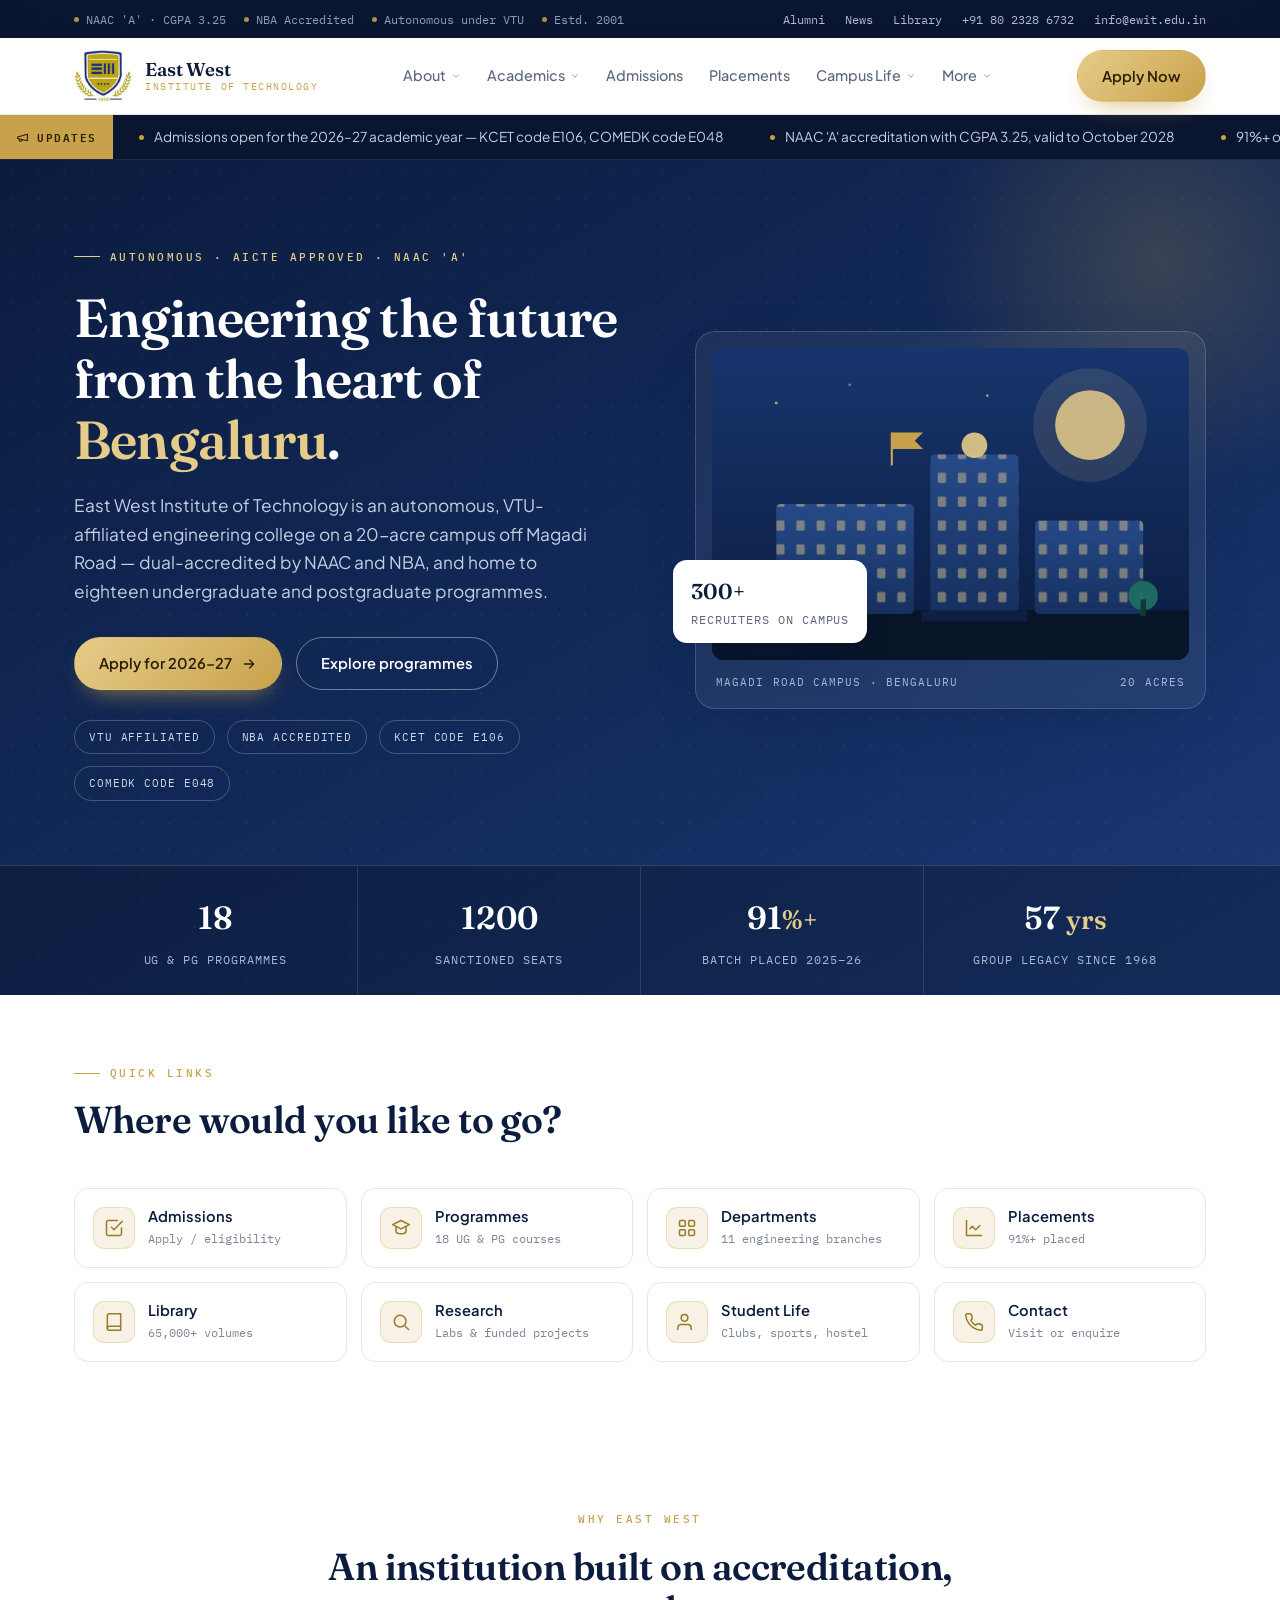
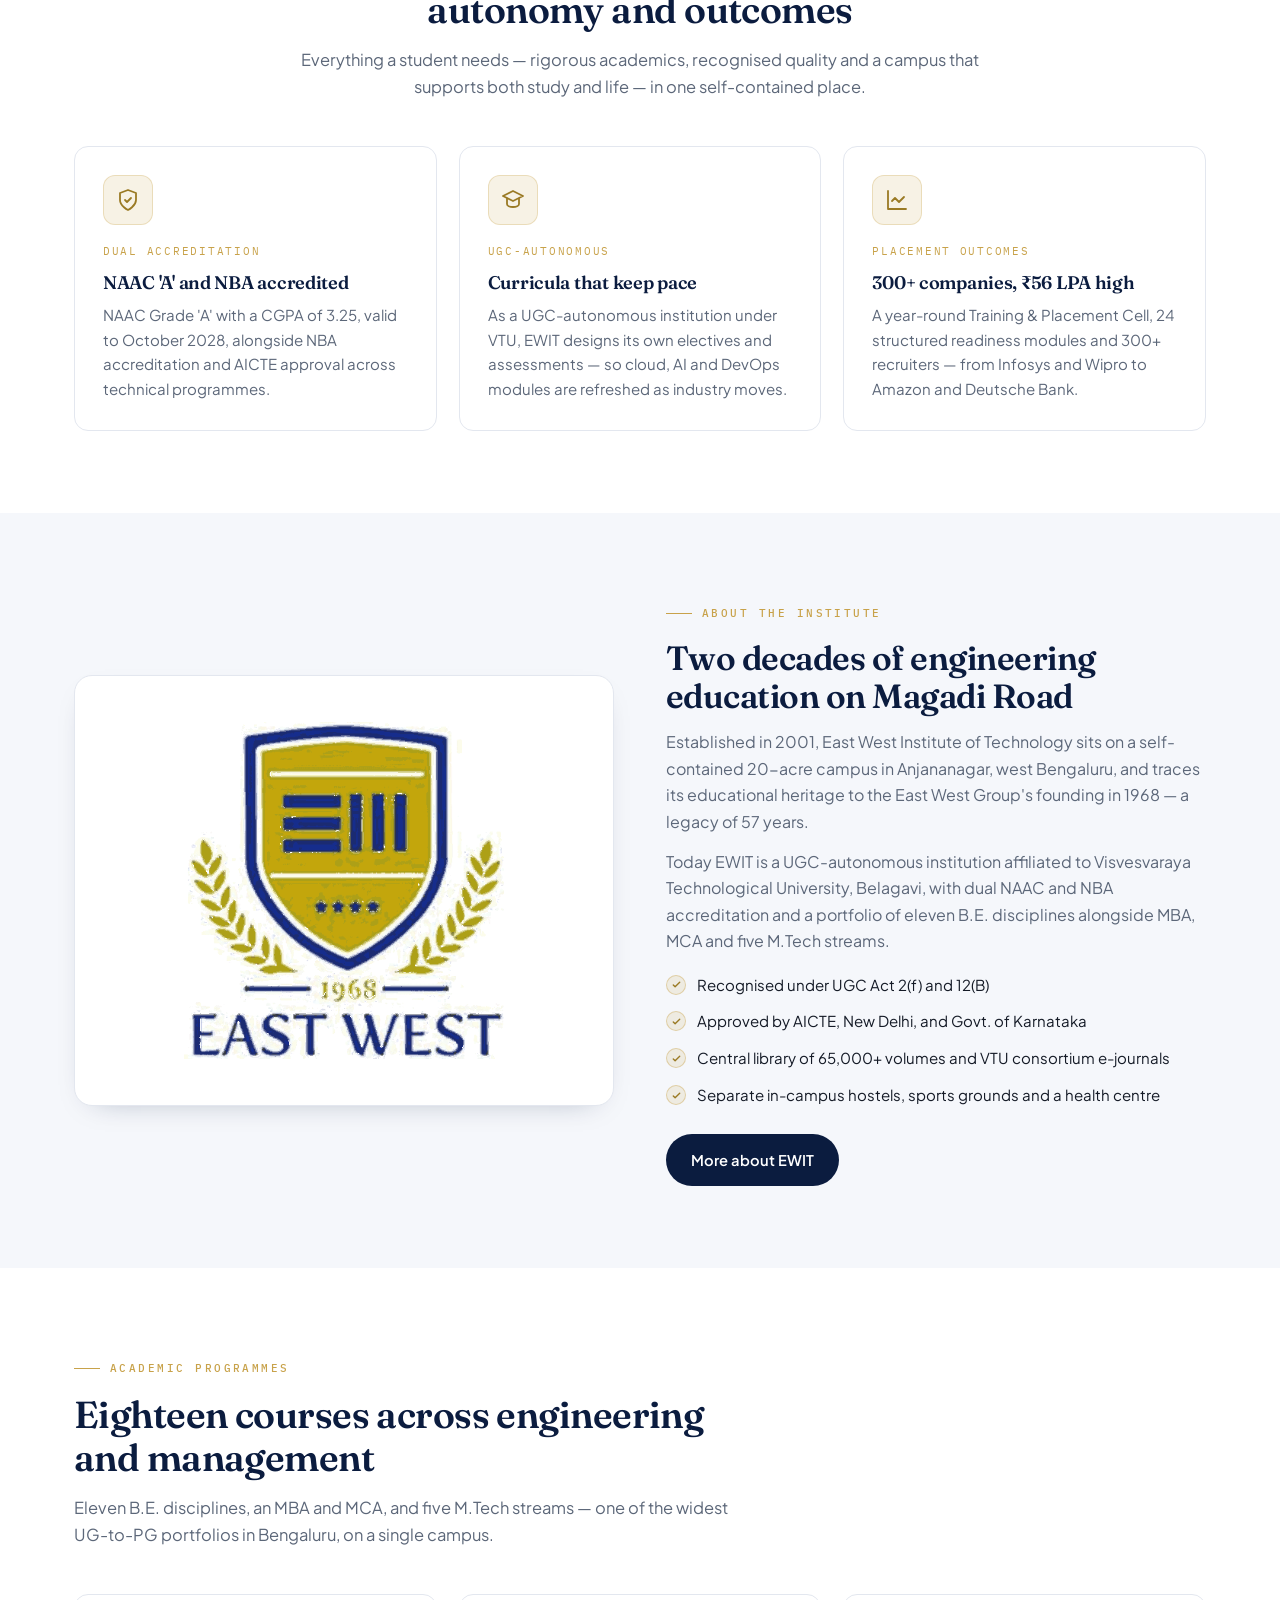
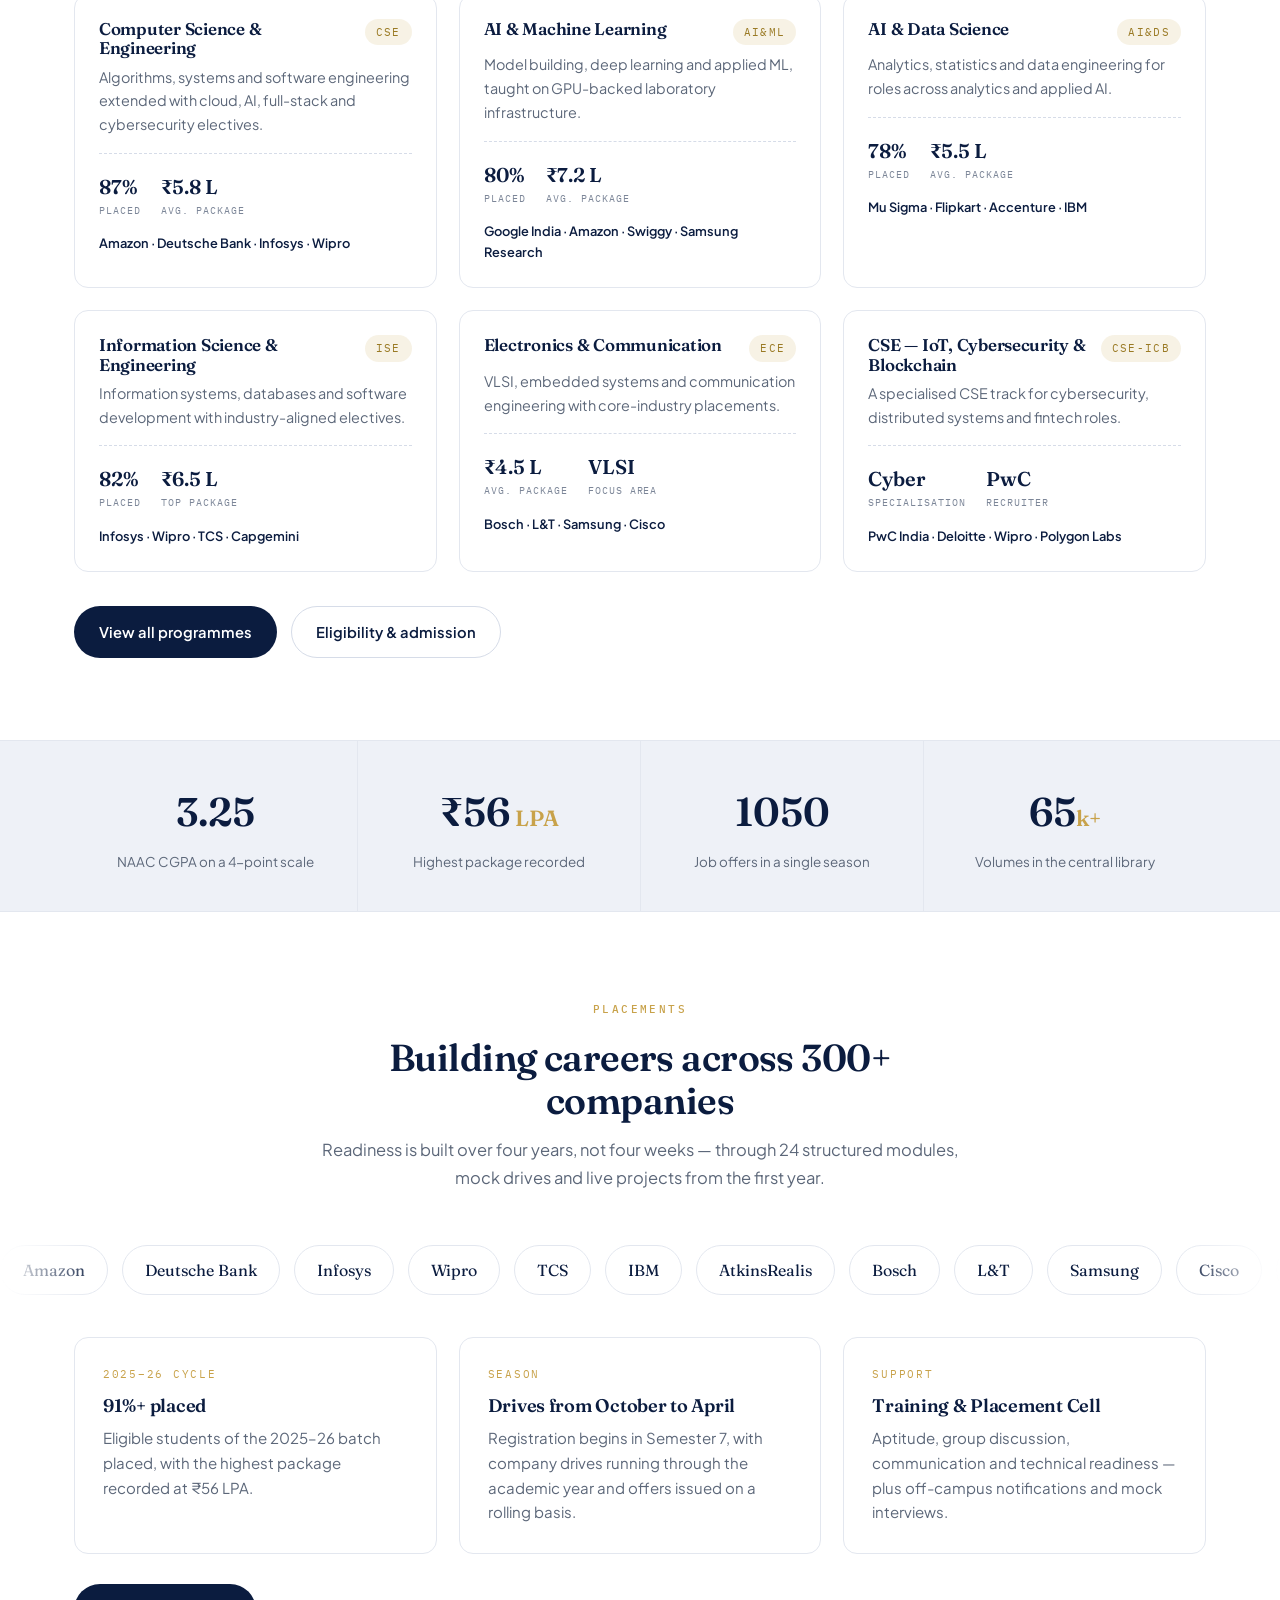
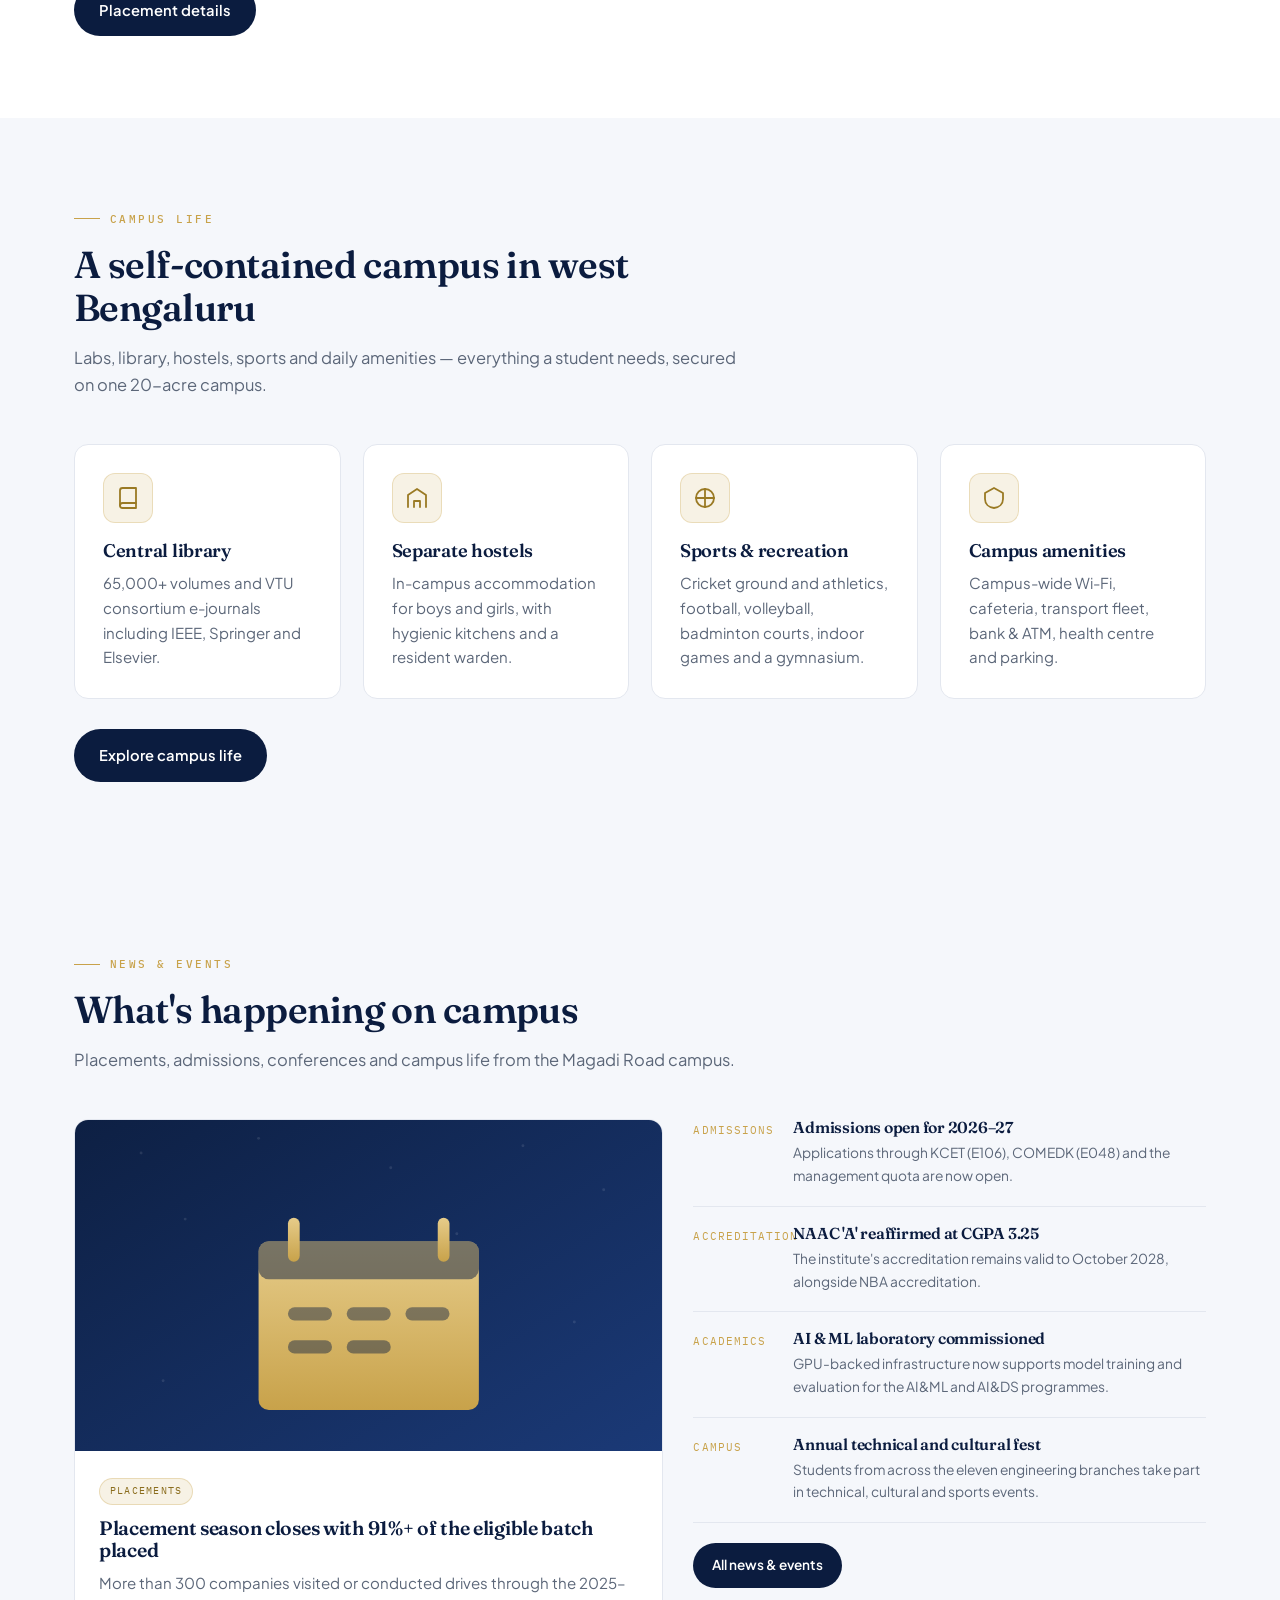
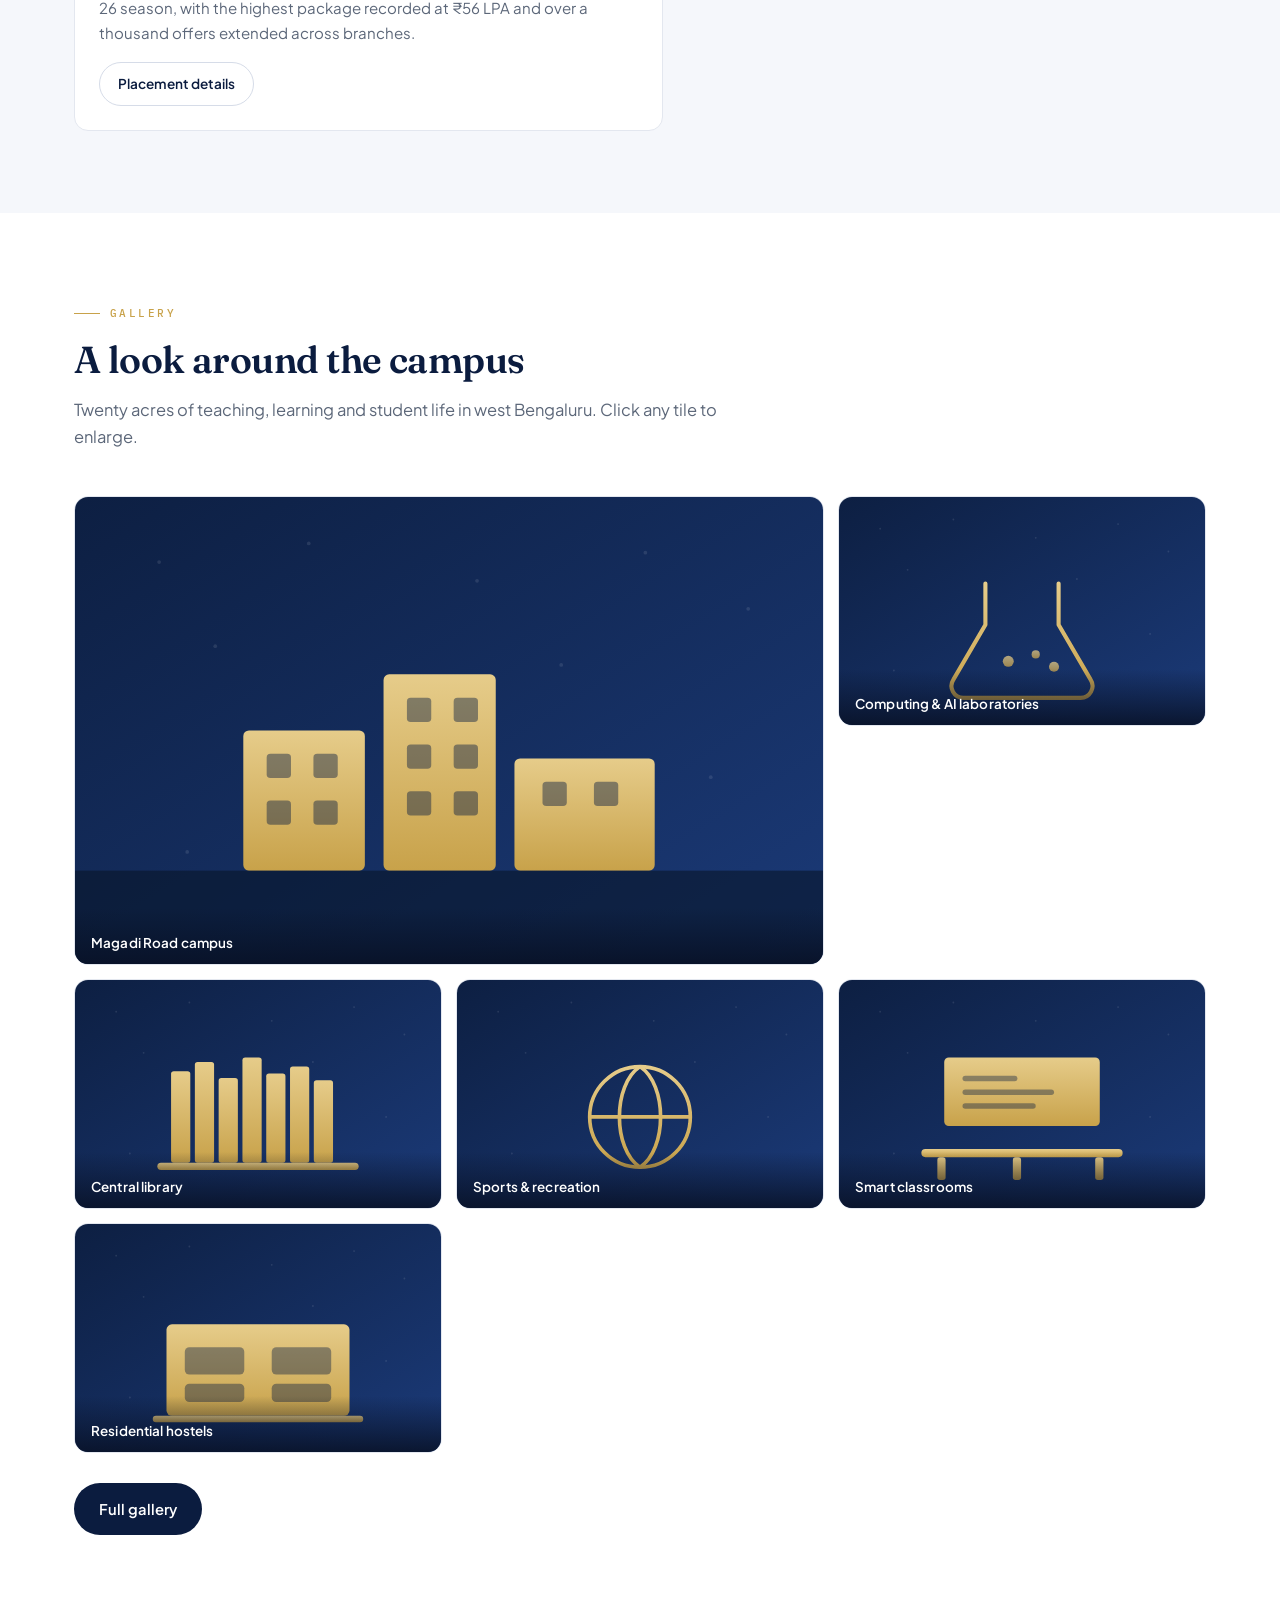
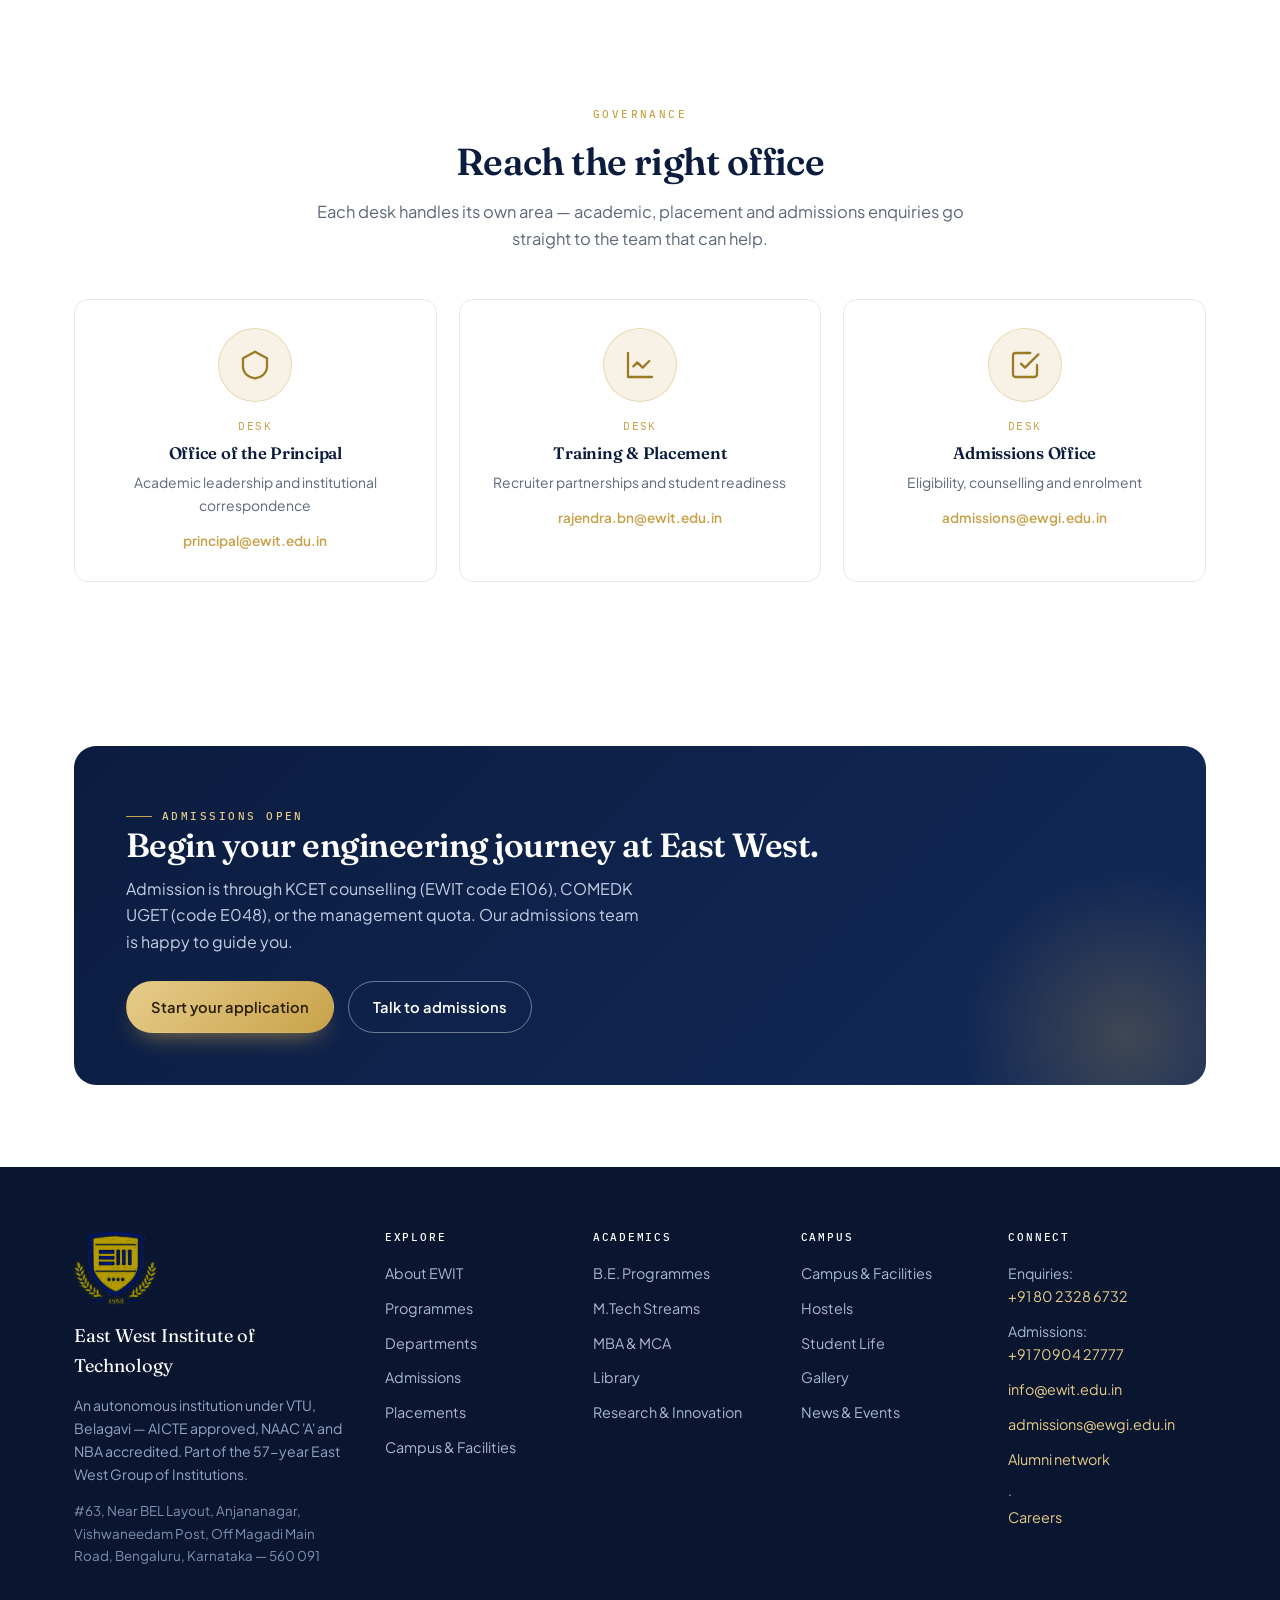
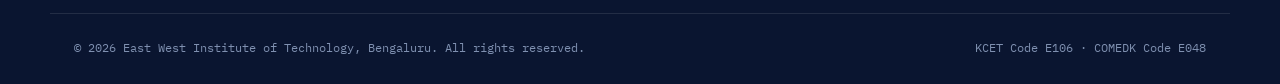
<file: index.html>
<!DOCTYPE html>
<html lang="en">
<head>
<meta charset="UTF-8" />
<meta name="viewport" content="width=device-width, initial-scale=1.0" />
<title>East West Institute of Technology, Bengaluru | Autonomous · NAAC 'A'</title>
<meta name="description" content="East West Institute of Technology (EWIT), Bengaluru — an autonomous, AICTE-approved, VTU-affiliated engineering college. NAAC 'A' (CGPA 3.25), NBA accredited, 18 UG & PG programmes on a 20-acre campus." />
<link rel="icon" href="assets/img/favicon.png" type="image/png" />
<link rel="preconnect" href="https://fonts.googleapis.com" />
<link rel="preconnect" href="https://fonts.gstatic.com" crossorigin />
<link href="https://fonts.googleapis.com/css2?family=Fraunces:opsz,wght@9..144,400;9..144,500;9..144,600;9..144,700&family=Plus+Jakarta+Sans:wght@400;500;600;700&family=IBM+Plex+Mono:wght@400;500&display=swap" rel="stylesheet" />
<link rel="stylesheet" href="assets/css/style.css" />
</head>
<body>
<a class="skip" href="#main">Skip to content</a>

<div class="topbar">
  <div class="container topbar-inner">
    <div class="topbar-left">
      <span>NAAC 'A' &middot; CGPA 3.25</span>
      <span>NBA Accredited</span>
      <span>Autonomous under VTU</span>
      <span>Estd. 2001</span>
    </div>
    <div class="topbar-right">
      <a href="alumni.html">Alumni</a>
      <a href="news.html">News</a>
      <a href="library.html">Library</a>
      <a href="tel:+918023286732">+91 80 2328 6732</a>
      <a href="mailto:info@ewit.edu.in">info@ewit.edu.in</a>
    </div>
  </div>
</div>

<header class="site-header" id="siteHeader">
  <div class="container header-inner">
    <a class="brand" href="index.html">
      <img class="brand-crest" src="assets/img/logo.png" alt="East West Institute of Technology crest" />
      <span class="brand-text"><span class="brand-top">East West</span><span class="brand-sub">Institute of Technology</span></span>
    </a>
    <nav class="nav" aria-label="Primary">
      <div class="nav-item has-drop">
        <a href="about.html">About <svg class="caret" viewBox="0 0 24 24" fill="none" stroke="currentColor" stroke-width="2.4" stroke-linecap="round" stroke-linejoin="round"><path d="m6 9 6 6 6-6"/></svg></a>
        <div class="drop">
          <a href="about.html">About EWIT</a>
          <a href="about.html#leadership">Leadership &amp; Governance</a>
          <a href="about.html#accreditation">Accreditation</a>
          <a href="campus.html">Campus &amp; Facilities</a>
        </div>
      </div>
      <div class="nav-item has-drop">
        <a href="programmes.html">Academics <svg class="caret" viewBox="0 0 24 24" fill="none" stroke="currentColor" stroke-width="2.4" stroke-linecap="round" stroke-linejoin="round"><path d="m6 9 6 6 6-6"/></svg></a>
        <div class="drop">
          <a href="programmes.html">Programmes</a>
          <a href="departments.html">Departments</a>
          <a href="library.html">Library</a>
          <a href="research.html">Research &amp; Innovation</a>
        </div>
      </div>
      <a href="admissions.html">Admissions</a>
      <a href="placements.html">Placements</a>
      <div class="nav-item has-drop">
        <a href="campus.html">Campus Life <svg class="caret" viewBox="0 0 24 24" fill="none" stroke="currentColor" stroke-width="2.4" stroke-linecap="round" stroke-linejoin="round"><path d="m6 9 6 6 6-6"/></svg></a>
        <div class="drop">
          <a href="campus.html">Campus &amp; Facilities</a>
          <a href="student-life.html">Student Life</a>
          <a href="campus.html#hostels">Hostels</a>
          <a href="gallery.html">Gallery</a>
        </div>
      </div>
      <div class="nav-item has-drop">
        <a href="news.html">More <svg class="caret" viewBox="0 0 24 24" fill="none" stroke="currentColor" stroke-width="2.4" stroke-linecap="round" stroke-linejoin="round"><path d="m6 9 6 6 6-6"/></svg></a>
        <div class="drop">
          <a href="news.html">News &amp; Events</a>
          <a href="gallery.html">Gallery</a>
          <a href="alumni.html">Alumni</a>
          <a href="contact.html">Contact</a>
        </div>
      </div>
    </nav>
    <div class="header-cta">
      <a class="btn btn-gold" href="admissions.html">Apply Now</a>
      <button class="hamburger" id="hamburger" aria-label="Open menu" aria-expanded="false"><span></span><span></span><span></span></button>
    </div>
  </div>
</header>

<div class="mobile-nav" id="mobileNav">
  <div class="mn-group">About</div>
  <a href="about.html">About EWIT</a>
  <a href="about.html#leadership">Leadership &amp; Governance</a>
  <a href="about.html#accreditation">Accreditation</a>
  <div class="mn-group">Academics</div>
  <a href="programmes.html">Programmes</a>
  <a href="departments.html">Departments</a>
  <a href="library.html">Library</a>
  <a href="research.html">Research &amp; Innovation</a>
  <div class="mn-group">Admissions &amp; Placements</div>
  <a href="admissions.html">Admissions</a>
  <a href="placements.html">Placements</a>
  <div class="mn-group">Campus</div>
  <a href="campus.html">Campus &amp; Facilities</a>
  <a href="student-life.html">Student Life</a>
  <a href="gallery.html">Gallery</a>
  <div class="mn-group">More</div>
  <a href="news.html">News &amp; Events</a>
  <a href="alumni.html">Alumni</a>
  <a href="contact.html">Contact</a>
  <a class="btn btn-gold" href="admissions.html">Apply Now</a>
</div>

<div class="ticker" aria-label="Latest announcements">
  <div class="ticker-label">
    <svg viewBox="0 0 24 24" fill="none" stroke="currentColor" stroke-width="2" stroke-linecap="round" stroke-linejoin="round"><path d="m3 11 18-5v12L3 14v-3z"/><path d="M11.6 16.8a3 3 0 1 1-5.8-1.6"/></svg>
    <span>Updates</span>
  </div>
  <div class="ticker-view">
    <div class="ticker-track">
      <span>Admissions open for the 2026&ndash;27 academic year &mdash; KCET code E106, COMEDK code E048</span>
      <span>NAAC 'A' accreditation with CGPA 3.25, valid to October 2028</span>
      <span>91%+ of the 2025&ndash;26 eligible batch placed; highest package &rupee;56 LPA</span>
      <span>300+ recruiting companies visited or conducted drives this season</span>
      <span>Admissions open for the 2026&ndash;27 academic year &mdash; KCET code E106, COMEDK code E048</span>
      <span>NAAC 'A' accreditation with CGPA 3.25, valid to October 2028</span>
      <span>91%+ of the 2025&ndash;26 eligible batch placed; highest package &rupee;56 LPA</span>
      <span>300+ recruiting companies visited or conducted drives this season</span>
    </div>
  </div>
</div>

<main id="main">

  <!-- ================= HERO ================= -->
  <section class="hero">
    <div class="container hero-grid">
      <div class="hero-copy reveal">
        <span class="eyebrow">Autonomous · AICTE Approved · NAAC 'A'</span>
        <h1>Engineering the future from the heart of <em>Bengaluru</em>.</h1>
        <p class="hero-lead">East West Institute of Technology is an autonomous, VTU-affiliated engineering college on a 20-acre campus off Magadi Road — dual-accredited by NAAC and NBA, and home to eighteen undergraduate and postgraduate programmes.</p>
        <div class="hero-cta">
          <a class="btn btn-gold" href="admissions.html">Apply for 2026–27
            <svg viewBox="0 0 24 24" fill="none" stroke="currentColor" stroke-width="2" stroke-linecap="round" stroke-linejoin="round"><path d="M5 12h14M13 6l6 6-6 6"/></svg>
          </a>
          <a class="btn btn-outline-light" href="programmes.html">Explore programmes</a>
        </div>
        <div class="hero-badges">
          <span>VTU Affiliated</span>
          <span>NBA Accredited</span>
          <span>KCET Code E106</span>
          <span>COMEDK Code E048</span>
        </div>
      </div>

      <div class="hero-art reveal">
        <div class="art-card">
          <svg viewBox="0 0 520 340" role="img" aria-label="Illustration of the EWIT campus">
            <defs>
              <linearGradient id="sky" x1="0" y1="0" x2="0" y2="1"><stop offset="0" stop-color="#17356d"/><stop offset="1" stop-color="#0b1c3f"/></linearGradient>
              <linearGradient id="bld" x1="0" y1="0" x2="0" y2="1"><stop offset="0" stop-color="#264a88"/><stop offset="1" stop-color="#16305f"/></linearGradient>
              <pattern id="win" width="22" height="26" patternUnits="userSpaceOnUse"><rect x="4" y="6" width="9" height="11" rx="1.5" fill="#e6cc8a" opacity="0.45"/></pattern>
            </defs>
            <rect width="520" height="340" fill="url(#sky)"/>
            <circle cx="412" cy="84" r="62" fill="#e6cc8a" opacity="0.12"/>
            <circle cx="412" cy="84" r="38" fill="#e6cc8a" opacity="0.85"/>
            <circle cx="70" cy="60" r="1.6" fill="#e6cc8a" opacity="0.7"/>
            <circle cx="150" cy="40" r="1.4" fill="#e6cc8a" opacity="0.5"/>
            <circle cx="300" cy="52" r="1.6" fill="#e6cc8a" opacity="0.6"/>
            <rect y="286" width="520" height="54" fill="#081428"/>
            <rect x="70" y="170" width="150" height="120" rx="5" fill="url(#bld)"/>
            <rect x="70" y="170" width="150" height="120" rx="5" fill="url(#win)"/>
            <rect x="238" y="116" width="96" height="174" rx="5" fill="url(#bld)"/>
            <rect x="238" y="116" width="96" height="174" rx="5" fill="url(#win)"/>
            <rect x="352" y="188" width="118" height="102" rx="5" fill="url(#bld)"/>
            <rect x="352" y="188" width="118" height="102" rx="5" fill="url(#win)"/>
            <rect x="228" y="286" width="116" height="12" rx="2" fill="#0d1f42"/>
            <circle cx="286" cy="106" r="14" fill="#e6cc8a" opacity="0.9"/>
            <line x1="196" y1="128" x2="196" y2="92" stroke="#c8a24a" stroke-width="2.4"/>
            <path d="M196 92 h34 l-9 9 9 9 h-34 z" fill="#c8a24a"/>
            <g fill="#1f6f63" opacity="0.92">
              <circle cx="52" cy="262" r="20"/><rect x="49" y="266" width="6" height="24" fill="#0d3b34"/>
              <circle cx="470" cy="270" r="16"/><rect x="467" y="274" width="6" height="18" fill="#0d3b34"/>
            </g>
          </svg>
          <div class="art-caption">
            <span>Magadi Road Campus · Bengaluru</span>
            <span>20 acres</span>
          </div>
        </div>
        <div class="float-card">
          <div>
            <div class="fc-num">300+</div>
            <div class="fc-cap">Recruiters on campus</div>
          </div>
        </div>
      </div>
    </div>

    <div class="hero-strip">
      <div class="container hero-strip-grid">
        <div class="cell"><div class="n" data-count="18">0</div><div class="c">UG &amp; PG Programmes</div></div>
        <div class="cell"><div class="n" data-count="1200">0</div><div class="c">Sanctioned Seats</div></div>
        <div class="cell"><div class="n" data-count="91" data-suffix="%+">0</div><div class="c">Batch Placed 2025–26</div></div>
        <div class="cell"><div class="n" data-count="57" data-suffix=" yrs">0</div><div class="c">Group Legacy Since 1968</div></div>
      </div>
    </div>
  </section>

  <!-- ================= WHY ================= -->
  <section class="section tight">
    <div class="container">
      <div class="section-head reveal">
        <span class="eyebrow">Quick links</span>
        <h2>Where would you like to go?</h2>
      </div>
      <div class="quicklinks reveal">
<a class="qlink" href="admissions.html"><span class="qi"><svg viewBox="0 0 24 24" fill="none" stroke="currentColor" stroke-width="1.8" stroke-linecap="round" stroke-linejoin="round"><path d="M9 11l3 3L22 4"/><path d="M21 12v7a2 2 0 0 1-2 2H5a2 2 0 0 1-2-2V5a2 2 0 0 1 2-2h11"/></svg></span><span><span class="qt">Admissions</span><span class="qs">Apply / eligibility</span></span></a>
<a class="qlink" href="programmes.html"><span class="qi"><svg viewBox="0 0 24 24" fill="none" stroke="currentColor" stroke-width="1.8" stroke-linecap="round" stroke-linejoin="round"><path d="M12 3 2 8l10 5 10-5-10-5z"/><path d="M6 10.5V16c0 1.7 2.7 3 6 3s6-1.3 6-3v-5.5"/></svg></span><span><span class="qt">Programmes</span><span class="qs">18 UG &amp; PG courses</span></span></a>
<a class="qlink" href="departments.html"><span class="qi"><svg viewBox="0 0 24 24" fill="none" stroke="currentColor" stroke-width="1.8" stroke-linecap="round" stroke-linejoin="round"><rect x="3" y="3" width="7" height="7" rx="1.5"/><rect x="14" y="3" width="7" height="7" rx="1.5"/><rect x="3" y="14" width="7" height="7" rx="1.5"/><rect x="14" y="14" width="7" height="7" rx="1.5"/></svg></span><span><span class="qt">Departments</span><span class="qs">11 engineering branches</span></span></a>
<a class="qlink" href="placements.html"><span class="qi"><svg viewBox="0 0 24 24" fill="none" stroke="currentColor" stroke-width="1.8" stroke-linecap="round" stroke-linejoin="round"><path d="M3 3v18h18"/><path d="m19 9-5 5-4-4-3 3"/></svg></span><span><span class="qt">Placements</span><span class="qs">91%+ placed</span></span></a>
<a class="qlink" href="library.html"><span class="qi"><svg viewBox="0 0 24 24" fill="none" stroke="currentColor" stroke-width="1.8" stroke-linecap="round" stroke-linejoin="round"><path d="M4 19.5A2.5 2.5 0 0 1 6.5 17H20"/><path d="M6.5 2H20v20H6.5A2.5 2.5 0 0 1 4 19.5v-15A2.5 2.5 0 0 1 6.5 2z"/></svg></span><span><span class="qt">Library</span><span class="qs">65,000+ volumes</span></span></a>
<a class="qlink" href="research.html"><span class="qi"><svg viewBox="0 0 24 24" fill="none" stroke="currentColor" stroke-width="1.8" stroke-linecap="round" stroke-linejoin="round"><circle cx="11" cy="11" r="7"/><path d="m21 21-4.3-4.3"/></svg></span><span><span class="qt">Research</span><span class="qs">Labs &amp; funded projects</span></span></a>
<a class="qlink" href="student-life.html"><span class="qi"><svg viewBox="0 0 24 24" fill="none" stroke="currentColor" stroke-width="1.8" stroke-linecap="round" stroke-linejoin="round"><path d="M17 21v-2a4 4 0 0 0-4-4H5a4 4 0 0 0-4 4v2"/><circle cx="9" cy="7" r="4"/></svg></span><span><span class="qt">Student Life</span><span class="qs">Clubs, sports, hostel</span></span></a>
<a class="qlink" href="contact.html"><span class="qi"><svg viewBox="0 0 24 24" fill="none" stroke="currentColor" stroke-width="1.8" stroke-linecap="round" stroke-linejoin="round"><path d="M22 16.9v3a2 2 0 0 1-2.2 2 19.8 19.8 0 0 1-8.6-3.1 19.5 19.5 0 0 1-6-6A19.8 19.8 0 0 1 2.1 4.2 2 2 0 0 1 4.1 2h3a2 2 0 0 1 2 1.7c.1 1 .4 1.9.7 2.8a2 2 0 0 1-.5 2.1L8.1 9.9a16 16 0 0 0 6 6l1.3-1.3a2 2 0 0 1 2.1-.4c.9.3 1.8.6 2.8.7a2 2 0 0 1 1.7 2z"/></svg></span><span><span class="qt">Contact</span><span class="qs">Visit or enquire</span></span></a>
      </div>
    </div>
  </section>

  <section class="section">
    <div class="container">
      <div class="section-head center reveal">
        <span class="eyebrow center">Why East West</span>
        <h2>An institution built on accreditation, autonomy and outcomes</h2>
        <p>Everything a student needs — rigorous academics, recognised quality and a campus that supports both study and life — in one self-contained place.</p>
      </div>
      <div class="grid grid-3">
        <div class="card reveal">
          <div class="ico"><svg viewBox="0 0 24 24" fill="none" stroke="currentColor" stroke-width="1.8" stroke-linecap="round" stroke-linejoin="round"><path d="M12 22s8-4 8-10V5l-8-3-8 3v7c0 6 8 10 8 10z"/><path d="m9 12 2 2 4-4"/></svg></div>
          <div class="kicker">Dual Accreditation</div>
          <h3>NAAC 'A' and NBA accredited</h3>
          <p>NAAC Grade 'A' with a CGPA of 3.25, valid to October 2028, alongside NBA accreditation and AICTE approval across technical programmes.</p>
        </div>
        <div class="card reveal">
          <div class="ico"><svg viewBox="0 0 24 24" fill="none" stroke="currentColor" stroke-width="1.8" stroke-linecap="round" stroke-linejoin="round"><path d="M12 3 2 8l10 5 10-5-10-5z"/><path d="M6 10.5V16c0 1.7 2.7 3 6 3s6-1.3 6-3v-5.5"/></svg></div>
          <div class="kicker">UGC-Autonomous</div>
          <h3>Curricula that keep pace</h3>
          <p>As a UGC-autonomous institution under VTU, EWIT designs its own electives and assessments — so cloud, AI and DevOps modules are refreshed as industry moves.</p>
        </div>
        <div class="card reveal">
          <div class="ico"><svg viewBox="0 0 24 24" fill="none" stroke="currentColor" stroke-width="1.8" stroke-linecap="round" stroke-linejoin="round"><path d="M3 3v18h18"/><path d="m19 9-5 5-4-4-3 3"/></svg></div>
          <div class="kicker">Placement Outcomes</div>
          <h3>300+ companies, ₹56 LPA high</h3>
          <p>A year-round Training &amp; Placement Cell, 24 structured readiness modules and 300+ recruiters — from Infosys and Wipro to Amazon and Deutsche Bank.</p>
        </div>
      </div>
    </div>
  </section>

  <!-- ================= ABOUT PREVIEW ================= -->
  <section class="section alt">
    <div class="container split">
      <div class="split-media reveal logo-panel">
        <img src="assets/img/logo-full.png" alt="East West Group of Institutions logo" />
      </div>
      <div class="split-body reveal">
        <span class="eyebrow">About the institute</span>
        <h2>Two decades of engineering education on Magadi Road</h2>
        <p>Established in 2001, East West Institute of Technology sits on a self-contained 20-acre campus in Anjananagar, west Bengaluru, and traces its educational heritage to the East West Group's founding in 1968 — a legacy of 57 years.</p>
        <p>Today EWIT is a UGC-autonomous institution affiliated to Visvesvaraya Technological University, Belagavi, with dual NAAC and NBA accreditation and a portfolio of eleven B.E. disciplines alongside MBA, MCA and five M.Tech streams.</p>
        <ul class="check-list">
          <li><span class="tick"><svg viewBox="0 0 24 24" fill="none" stroke="currentColor" stroke-width="3" stroke-linecap="round" stroke-linejoin="round"><path d="m5 13 4 4L19 7"/></svg></span>Recognised under UGC Act 2(f) and 12(B)</li>
          <li><span class="tick"><svg viewBox="0 0 24 24" fill="none" stroke="currentColor" stroke-width="3" stroke-linecap="round" stroke-linejoin="round"><path d="m5 13 4 4L19 7"/></svg></span>Approved by AICTE, New Delhi, and Govt. of Karnataka</li>
          <li><span class="tick"><svg viewBox="0 0 24 24" fill="none" stroke="currentColor" stroke-width="3" stroke-linecap="round" stroke-linejoin="round"><path d="m5 13 4 4L19 7"/></svg></span>Central library of 65,000+ volumes and VTU consortium e-journals</li>
          <li><span class="tick"><svg viewBox="0 0 24 24" fill="none" stroke="currentColor" stroke-width="3" stroke-linecap="round" stroke-linejoin="round"><path d="m5 13 4 4L19 7"/></svg></span>Separate in-campus hostels, sports grounds and a health centre</li>
        </ul>
        <div class="hero-cta" style="margin-top:26px">
          <a class="btn btn-navy" href="about.html">More about EWIT</a>
        </div>
      </div>
    </div>
  </section>

  <!-- ================= PROGRAMMES PREVIEW ================= -->
  <section class="section">
    <div class="container">
      <div class="section-head reveal">
        <span class="eyebrow">Academic programmes</span>
        <h2>Eighteen courses across engineering and management</h2>
        <p>Eleven B.E. disciplines, an MBA and MCA, and five M.Tech streams — one of the widest UG-to-PG portfolios in Bengaluru, on a single campus.</p>
      </div>

      <div class="grid grid-3">
        <div class="dept reveal">
          <div class="dept-top"><h3 style="margin:0">Computer Science &amp; Engineering</h3><span class="code">CSE</span></div>
          <p style="color:var(--muted);font-size:.9rem;margin-top:8px">Algorithms, systems and software engineering extended with cloud, AI, full-stack and cybersecurity electives.</p>
          <div class="metrics">
            <div class="metric"><div class="m-n">87%</div><div class="m-l">Placed</div></div>
            <div class="metric"><div class="m-n">₹5.8 L</div><div class="m-l">Avg. package</div></div>
          </div>
          <p class="recruiters"><b>Amazon · Deutsche Bank · Infosys · Wipro</b></p>
        </div>
        <div class="dept reveal">
          <div class="dept-top"><h3 style="margin:0">AI &amp; Machine Learning</h3><span class="code">AI&amp;ML</span></div>
          <p style="color:var(--muted);font-size:.9rem;margin-top:8px">Model building, deep learning and applied ML, taught on GPU-backed laboratory infrastructure.</p>
          <div class="metrics">
            <div class="metric"><div class="m-n">80%</div><div class="m-l">Placed</div></div>
            <div class="metric"><div class="m-n">₹7.2 L</div><div class="m-l">Avg. package</div></div>
          </div>
          <p class="recruiters"><b>Google India · Amazon · Swiggy · Samsung Research</b></p>
        </div>
        <div class="dept reveal">
          <div class="dept-top"><h3 style="margin:0">AI &amp; Data Science</h3><span class="code">AI&amp;DS</span></div>
          <p style="color:var(--muted);font-size:.9rem;margin-top:8px">Analytics, statistics and data engineering for roles across analytics and applied AI.</p>
          <div class="metrics">
            <div class="metric"><div class="m-n">78%</div><div class="m-l">Placed</div></div>
            <div class="metric"><div class="m-n">₹5.5 L</div><div class="m-l">Avg. package</div></div>
          </div>
          <p class="recruiters"><b>Mu Sigma · Flipkart · Accenture · IBM</b></p>
        </div>
        <div class="dept reveal">
          <div class="dept-top"><h3 style="margin:0">Information Science &amp; Engineering</h3><span class="code">ISE</span></div>
          <p style="color:var(--muted);font-size:.9rem;margin-top:8px">Information systems, databases and software development with industry-aligned electives.</p>
          <div class="metrics">
            <div class="metric"><div class="m-n">82%</div><div class="m-l">Placed</div></div>
            <div class="metric"><div class="m-n">₹6.5 L</div><div class="m-l">Top package</div></div>
          </div>
          <p class="recruiters"><b>Infosys · Wipro · TCS · Capgemini</b></p>
        </div>
        <div class="dept reveal">
          <div class="dept-top"><h3 style="margin:0">Electronics &amp; Communication</h3><span class="code">ECE</span></div>
          <p style="color:var(--muted);font-size:.9rem;margin-top:8px">VLSI, embedded systems and communication engineering with core-industry placements.</p>
          <div class="metrics">
            <div class="metric"><div class="m-n">₹4.5 L</div><div class="m-l">Avg. package</div></div>
            <div class="metric"><div class="m-n">VLSI</div><div class="m-l">Focus area</div></div>
          </div>
          <p class="recruiters"><b>Bosch · L&amp;T · Samsung · Cisco</b></p>
        </div>
        <div class="dept reveal">
          <div class="dept-top"><h3 style="margin:0">CSE — IoT, Cybersecurity &amp; Blockchain</h3><span class="code">CSE-ICB</span></div>
          <p style="color:var(--muted);font-size:.9rem;margin-top:8px">A specialised CSE track for cybersecurity, distributed systems and fintech roles.</p>
          <div class="metrics">
            <div class="metric"><div class="m-n">Cyber</div><div class="m-l">Specialisation</div></div>
            <div class="metric"><div class="m-n">PwC</div><div class="m-l">Recruiter</div></div>
          </div>
          <p class="recruiters"><b>PwC India · Deloitte · Wipro · Polygon Labs</b></p>
        </div>
      </div>

      <div style="margin-top:34px;display:flex;gap:14px;flex-wrap:wrap">
        <a class="btn btn-navy" href="programmes.html">View all programmes</a>
        <a class="btn btn-outline" href="admissions.html">Eligibility &amp; admission</a>
      </div>
    </div>
  </section>

  <!-- ================= STATS ================= -->
  <section class="stat-band">
    <div class="container">
      <div class="stat-grid">
        <div class="stat reveal"><div class="num" data-count="3.25" data-decimals="2">0</div><div class="cap">NAAC CGPA on a 4-point scale</div></div>
        <div class="stat reveal"><div class="num" data-count="56" data-prefix="₹" data-suffix=" LPA">0</div><div class="cap">Highest package recorded</div></div>
        <div class="stat reveal"><div class="num" data-count="1050">0</div><div class="cap">Job offers in a single season</div></div>
        <div class="stat reveal"><div class="num" data-count="65" data-suffix="k+">0</div><div class="cap">Volumes in the central library</div></div>
      </div>
    </div>
  </section>

  <!-- ================= PLACEMENTS PREVIEW ================= -->
  <section class="section">
    <div class="container">
      <div class="section-head center reveal">
        <span class="eyebrow center">Placements</span>
        <h2>Building careers across 300+ companies</h2>
        <p>Readiness is built over four years, not four weeks — through 24 structured modules, mock drives and live projects from the first year.</p>
      </div>
    </div>
    <div class="marquee reveal" aria-label="Recruiting companies">
      <div class="marquee-track">
        <span>Amazon</span><span>Deutsche Bank</span><span>Infosys</span><span>Wipro</span><span>TCS</span><span>IBM</span><span>AtkinsRealis</span><span>Bosch</span><span>L&amp;T</span><span>Samsung</span><span>Cisco</span><span>Toyota Kirloskar</span><span>BHEL</span><span>Ather Energy</span><span>Mu Sigma</span><span>Flipkart</span><span>Accenture</span><span>Capgemini</span><span>PwC India</span><span>Swiggy</span>
        <span>Amazon</span><span>Deutsche Bank</span><span>Infosys</span><span>Wipro</span><span>TCS</span><span>IBM</span><span>AtkinsRealis</span><span>Bosch</span><span>L&amp;T</span><span>Samsung</span><span>Cisco</span><span>Toyota Kirloskar</span><span>BHEL</span><span>Ather Energy</span><span>Mu Sigma</span><span>Flipkart</span><span>Accenture</span><span>Capgemini</span><span>PwC India</span><span>Swiggy</span>
      </div>
    </div>
    <div class="container" style="margin-top:34px">
      <div class="grid grid-3">
        <div class="card reveal"><div class="kicker">2025–26 cycle</div><h3>91%+ placed</h3><p>Eligible students of the 2025–26 batch placed, with the highest package recorded at ₹56 LPA.</p></div>
        <div class="card reveal"><div class="kicker">Season</div><h3>Drives from October to April</h3><p>Registration begins in Semester 7, with company drives running through the academic year and offers issued on a rolling basis.</p></div>
        <div class="card reveal"><div class="kicker">Support</div><h3>Training &amp; Placement Cell</h3><p>Aptitude, group discussion, communication and technical readiness — plus off-campus notifications and mock interviews.</p></div>
      </div>
      <div style="margin-top:30px"><a class="btn btn-navy" href="placements.html">Placement details</a></div>
    </div>
  </section>

  <!-- ================= CAMPUS PREVIEW ================= -->
  <section class="section alt">
    <div class="container">
      <div class="section-head reveal">
        <span class="eyebrow">Campus life</span>
        <h2>A self-contained campus in west Bengaluru</h2>
        <p>Labs, library, hostels, sports and daily amenities — everything a student needs, secured on one 20-acre campus.</p>
      </div>
      <div class="grid grid-4">
        <div class="card reveal">
          <div class="ico"><svg viewBox="0 0 24 24" fill="none" stroke="currentColor" stroke-width="1.8" stroke-linecap="round" stroke-linejoin="round"><path d="M4 19.5A2.5 2.5 0 0 1 6.5 17H20"/><path d="M6.5 2H20v20H6.5A2.5 2.5 0 0 1 4 19.5v-15A2.5 2.5 0 0 1 6.5 2z"/></svg></div>
          <h3>Central library</h3><p>65,000+ volumes and VTU consortium e-journals including IEEE, Springer and Elsevier.</p>
        </div>
        <div class="card reveal">
          <div class="ico"><svg viewBox="0 0 24 24" fill="none" stroke="currentColor" stroke-width="1.8" stroke-linecap="round" stroke-linejoin="round"><path d="M3 21V9l9-6 9 6v12"/><path d="M9 21v-6h6v6"/></svg></div>
          <h3>Separate hostels</h3><p>In-campus accommodation for boys and girls, with hygienic kitchens and a resident warden.</p>
        </div>
        <div class="card reveal">
          <div class="ico"><svg viewBox="0 0 24 24" fill="none" stroke="currentColor" stroke-width="1.8" stroke-linecap="round" stroke-linejoin="round"><circle cx="12" cy="12" r="9"/><path d="M12 3v18M3 12h18"/></svg></div>
          <h3>Sports &amp; recreation</h3><p>Cricket ground and athletics, football, volleyball, badminton courts, indoor games and a gymnasium.</p>
        </div>
        <div class="card reveal">
          <div class="ico"><svg viewBox="0 0 24 24" fill="none" stroke="currentColor" stroke-width="1.8" stroke-linecap="round" stroke-linejoin="round"><path d="M12 2 3 7v6c0 5 3.8 8.4 9 9 5.2-.6 9-4 9-9V7l-9-5z"/></svg></div>
          <h3>Campus amenities</h3><p>Campus-wide Wi-Fi, cafeteria, transport fleet, bank &amp; ATM, health centre and parking.</p>
        </div>
      </div>
      <div style="margin-top:30px"><a class="btn btn-navy" href="campus.html">Explore campus life</a></div>
    </div>
  </section>

  <!-- ================= CTA ================= -->
  <section class="section alt">
    <div class="container">
      <div class="section-head reveal">
        <span class="eyebrow">News &amp; events</span>
        <h2>What's happening on campus</h2>
        <p>Placements, admissions, conferences and campus life from the Magadi Road campus.</p>
      </div>
      <div class="news-grid">
        <article class="news-feature reveal">
          <div class="nf-media"><svg viewBox="0 0 800 500" role="img" aria-hidden="true" preserveAspectRatio="xMidYMid slice"><defs><linearGradient id="tg1" x1="0" y1="0" x2="1" y2="1"><stop offset="0" stop-color="#0d1f42"/><stop offset="1" stop-color="#1b3a78"/></linearGradient><linearGradient id="tgg1" x1="0" y1="0" x2="0" y2="1"><stop offset="0" stop-color="#e6cc8a"/><stop offset="1" stop-color="#c8a24a"/></linearGradient></defs><rect width="800" height="500" fill="url(#tg1)"/><g fill="#ffffff" opacity="0.10"><circle cx="90" cy="70" r="2"/><circle cx="250" cy="50" r="2"/><circle cx="430" cy="90" r="2"/><circle cx="610" cy="60" r="2"/><circle cx="720" cy="120" r="2"/><circle cx="150" cy="160" r="2"/><circle cx="520" cy="180" r="2"/><circle cx="680" cy="300" r="2"/><circle cx="120" cy="380" r="2"/></g><g fill="url(#tgg1)"><rect x="250" y="190" width="300" height="230" rx="14"/></g><rect x="250" y="190" width="300" height="52" rx="14" fill="#0d1f42" opacity="0.5"/><g fill="#0d1f42" opacity="0.45"><rect x="290" y="280" width="60" height="18" rx="9"/><rect x="370" y="280" width="60" height="18" rx="9"/><rect x="290" y="325" width="60" height="18" rx="9"/><rect x="370" y="325" width="60" height="18" rx="9"/><rect x="450" y="280" width="60" height="18" rx="9"/></g><g fill="url(#tgg1)"><rect x="290" y="158" width="16" height="60" rx="8"/><rect x="494" y="158" width="16" height="60" rx="8"/></g></svg></div>
          <div class="nf-body">
            <span class="pill">Placements</span>
            <h3>Placement season closes with 91%+ of the eligible batch placed</h3>
            <p>More than 300 companies visited or conducted drives through the 2025&ndash;26 season, with the highest package recorded at &#8377;56 LPA and over a thousand offers extended across branches.</p>
            <p style="margin-top:16px"><a class="btn btn-outline btn-sm" href="placements.html">Placement details</a></p>
          </div>
        </article>
        <div class="news-list reveal">
          <div class="news-item">
            <div class="news-date">Admissions</div>
            <div><h4>Admissions open for 2026&ndash;27</h4><p>Applications through KCET (E106), COMEDK (E048) and the management quota are now open.</p></div>
          </div>
          <div class="news-item">
            <div class="news-date">Accreditation</div>
            <div><h4>NAAC 'A' reaffirmed at CGPA 3.25</h4><p>The institute's accreditation remains valid to October 2028, alongside NBA accreditation.</p></div>
          </div>
          <div class="news-item">
            <div class="news-date">Academics</div>
            <div><h4>AI &amp; ML laboratory commissioned</h4><p>GPU-backed infrastructure now supports model training and evaluation for the AI&amp;ML and AI&amp;DS programmes.</p></div>
          </div>
          <div class="news-item">
            <div class="news-date">Campus</div>
            <div><h4>Annual technical and cultural fest</h4><p>Students from across the eleven engineering branches take part in technical, cultural and sports events.</p></div>
          </div>
          <div style="margin-top:20px"><a class="btn btn-navy btn-sm" href="news.html">All news &amp; events</a></div>
        </div>
      </div>
    </div>
  </section>

  <section class="section">
    <div class="container">
      <div class="section-head reveal">
        <span class="eyebrow">Gallery</span>
        <h2>A look around the campus</h2>
        <p>Twenty acres of teaching, learning and student life in west Bengaluru. Click any tile to enlarge.</p>
      </div>
      <div class="gallery reveal">
<button class="g-item wide" type="button" aria-label="View Magadi Road campus"><svg viewBox="0 0 800 500" role="img" aria-hidden="true" preserveAspectRatio="xMidYMid slice"><defs><linearGradient id="tg2" x1="0" y1="0" x2="1" y2="1"><stop offset="0" stop-color="#0d1f42"/><stop offset="1" stop-color="#1b3a78"/></linearGradient><linearGradient id="tgg2" x1="0" y1="0" x2="0" y2="1"><stop offset="0" stop-color="#e6cc8a"/><stop offset="1" stop-color="#c8a24a"/></linearGradient></defs><rect width="800" height="500" fill="url(#tg2)"/><g fill="#ffffff" opacity="0.10"><circle cx="90" cy="70" r="2"/><circle cx="250" cy="50" r="2"/><circle cx="430" cy="90" r="2"/><circle cx="610" cy="60" r="2"/><circle cx="720" cy="120" r="2"/><circle cx="150" cy="160" r="2"/><circle cx="520" cy="180" r="2"/><circle cx="680" cy="300" r="2"/><circle cx="120" cy="380" r="2"/></g><g fill="url(#tgg1)"><rect x="180" y="250" width="130" height="150" rx="6"/><rect x="330" y="190" width="120" height="210" rx="6"/><rect x="470" y="280" width="150" height="120" rx="6"/></g><g fill="#0d1f42" opacity="0.45"><rect x="205" y="275" width="26" height="26" rx="4"/><rect x="255" y="275" width="26" height="26" rx="4"/><rect x="205" y="325" width="26" height="26" rx="4"/><rect x="255" y="325" width="26" height="26" rx="4"/><rect x="355" y="215" width="26" height="26" rx="4"/><rect x="405" y="215" width="26" height="26" rx="4"/><rect x="355" y="265" width="26" height="26" rx="4"/><rect x="405" y="265" width="26" height="26" rx="4"/><rect x="355" y="315" width="26" height="26" rx="4"/><rect x="405" y="315" width="26" height="26" rx="4"/><rect x="500" y="305" width="26" height="26" rx="4"/><rect x="555" y="305" width="26" height="26" rx="4"/></g><rect y="400" width="800" height="100" fill="#081428" opacity="0.6"/></svg><span class="g-cap">Magadi Road campus</span></button>
<button class="g-item" type="button" aria-label="View Computing &amp; AI laboratories"><svg viewBox="0 0 800 500" role="img" aria-hidden="true" preserveAspectRatio="xMidYMid slice"><defs><linearGradient id="tg3" x1="0" y1="0" x2="1" y2="1"><stop offset="0" stop-color="#0d1f42"/><stop offset="1" stop-color="#1b3a78"/></linearGradient><linearGradient id="tgg3" x1="0" y1="0" x2="0" y2="1"><stop offset="0" stop-color="#e6cc8a"/><stop offset="1" stop-color="#c8a24a"/></linearGradient></defs><rect width="800" height="500" fill="url(#tg3)"/><g fill="#ffffff" opacity="0.10"><circle cx="90" cy="70" r="2"/><circle cx="250" cy="50" r="2"/><circle cx="430" cy="90" r="2"/><circle cx="610" cy="60" r="2"/><circle cx="720" cy="120" r="2"/><circle cx="150" cy="160" r="2"/><circle cx="520" cy="180" r="2"/><circle cx="680" cy="300" r="2"/><circle cx="120" cy="380" r="2"/></g><g fill="none" stroke="url(#tgg3)" stroke-width="9" stroke-linecap="round" stroke-linejoin="round"><path d="M320 190v90l-70 120a26 26 0 0 0 22 40h256a26 26 0 0 0 22-40l-70-120v-90"/><path d="M300 190h200"/><path d="M290 320h220"/></g><g fill="url(#tgg3)" opacity="0.75"><circle cx="370" cy="360" r="12"/><circle cx="430" cy="345" r="9"/><circle cx="470" cy="372" r="11"/></g></svg><span class="g-cap">Computing &amp; AI laboratories</span></button>
<button class="g-item" type="button" aria-label="View Central library"><svg viewBox="0 0 800 500" role="img" aria-hidden="true" preserveAspectRatio="xMidYMid slice"><defs><linearGradient id="tg4" x1="0" y1="0" x2="1" y2="1"><stop offset="0" stop-color="#0d1f42"/><stop offset="1" stop-color="#1b3a78"/></linearGradient><linearGradient id="tgg4" x1="0" y1="0" x2="0" y2="1"><stop offset="0" stop-color="#e6cc8a"/><stop offset="1" stop-color="#c8a24a"/></linearGradient></defs><rect width="800" height="500" fill="url(#tg4)"/><g fill="#ffffff" opacity="0.10"><circle cx="90" cy="70" r="2"/><circle cx="250" cy="50" r="2"/><circle cx="430" cy="90" r="2"/><circle cx="610" cy="60" r="2"/><circle cx="720" cy="120" r="2"/><circle cx="150" cy="160" r="2"/><circle cx="520" cy="180" r="2"/><circle cx="680" cy="300" r="2"/><circle cx="120" cy="380" r="2"/></g><g fill="url(#tgg4)"><rect x="210" y="200" width="42" height="200" rx="6"/><rect x="262" y="180" width="42" height="220" rx="6"/><rect x="314" y="215" width="42" height="185" rx="6"/><rect x="366" y="170" width="42" height="230" rx="6"/><rect x="418" y="205" width="42" height="195" rx="6"/><rect x="470" y="190" width="42" height="210" rx="6"/><rect x="522" y="220" width="42" height="180" rx="6"/></g><rect x="180" y="400" width="440" height="16" rx="8" fill="url(#tgg4)"/></svg><span class="g-cap">Central library</span></button>
<button class="g-item" type="button" aria-label="View Sports &amp; recreation"><svg viewBox="0 0 800 500" role="img" aria-hidden="true" preserveAspectRatio="xMidYMid slice"><defs><linearGradient id="tg5" x1="0" y1="0" x2="1" y2="1"><stop offset="0" stop-color="#0d1f42"/><stop offset="1" stop-color="#1b3a78"/></linearGradient><linearGradient id="tgg5" x1="0" y1="0" x2="0" y2="1"><stop offset="0" stop-color="#e6cc8a"/><stop offset="1" stop-color="#c8a24a"/></linearGradient></defs><rect width="800" height="500" fill="url(#tg5)"/><g fill="#ffffff" opacity="0.10"><circle cx="90" cy="70" r="2"/><circle cx="250" cy="50" r="2"/><circle cx="430" cy="90" r="2"/><circle cx="610" cy="60" r="2"/><circle cx="720" cy="120" r="2"/><circle cx="150" cy="160" r="2"/><circle cx="520" cy="180" r="2"/><circle cx="680" cy="300" r="2"/><circle cx="120" cy="380" r="2"/></g><g fill="none" stroke="url(#tgg5)" stroke-width="8"><circle cx="400" cy="300" r="110"/><path d="M290 300h220M400 190c60 40 60 180 0 220M400 190c-60 40-60 180 0 220"/></g><path d="M180 430h440" stroke="url(#tgg5)" stroke-width="10" stroke-linecap="round" opacity="0.6"/></svg><span class="g-cap">Sports &amp; recreation</span></button>
<button class="g-item" type="button" aria-label="View Smart classrooms"><svg viewBox="0 0 800 500" role="img" aria-hidden="true" preserveAspectRatio="xMidYMid slice"><defs><linearGradient id="tg6" x1="0" y1="0" x2="1" y2="1"><stop offset="0" stop-color="#0d1f42"/><stop offset="1" stop-color="#1b3a78"/></linearGradient><linearGradient id="tgg6" x1="0" y1="0" x2="0" y2="1"><stop offset="0" stop-color="#e6cc8a"/><stop offset="1" stop-color="#c8a24a"/></linearGradient></defs><rect width="800" height="500" fill="url(#tg6)"/><g fill="#ffffff" opacity="0.10"><circle cx="90" cy="70" r="2"/><circle cx="250" cy="50" r="2"/><circle cx="430" cy="90" r="2"/><circle cx="610" cy="60" r="2"/><circle cx="720" cy="120" r="2"/><circle cx="150" cy="160" r="2"/><circle cx="520" cy="180" r="2"/><circle cx="680" cy="300" r="2"/><circle cx="120" cy="380" r="2"/></g><g fill="url(#tgg6)"><rect x="230" y="170" width="340" height="150" rx="10"/></g><g fill="#0d1f42" opacity="0.4"><rect x="270" y="210" width="120" height="12" rx="6"/><rect x="270" y="240" width="200" height="12" rx="6"/><rect x="270" y="270" width="160" height="12" rx="6"/></g><g fill="url(#tgg6)"><rect x="180" y="370" width="440" height="18" rx="9"/><rect x="215" y="388" width="18" height="50" rx="6"/><rect x="380" y="388" width="18" height="50" rx="6"/><rect x="560" y="388" width="18" height="50" rx="6"/></g></svg><span class="g-cap">Smart classrooms</span></button>
<button class="g-item" type="button" aria-label="View Residential hostels"><svg viewBox="0 0 800 500" role="img" aria-hidden="true" preserveAspectRatio="xMidYMid slice"><defs><linearGradient id="tg7" x1="0" y1="0" x2="1" y2="1"><stop offset="0" stop-color="#0d1f42"/><stop offset="1" stop-color="#1b3a78"/></linearGradient><linearGradient id="tgg7" x1="0" y1="0" x2="0" y2="1"><stop offset="0" stop-color="#e6cc8a"/><stop offset="1" stop-color="#c8a24a"/></linearGradient></defs><rect width="800" height="500" fill="url(#tg7)"/><g fill="#ffffff" opacity="0.10"><circle cx="90" cy="70" r="2"/><circle cx="250" cy="50" r="2"/><circle cx="430" cy="90" r="2"/><circle cx="610" cy="60" r="2"/><circle cx="720" cy="120" r="2"/><circle cx="150" cy="160" r="2"/><circle cx="520" cy="180" r="2"/><circle cx="680" cy="300" r="2"/><circle cx="120" cy="380" r="2"/></g><g fill="url(#tgg7)"><rect x="200" y="220" width="400" height="200" rx="12"/></g><g fill="#0d1f42" opacity="0.42"><rect x="240" y="270" width="130" height="60" rx="10"/><rect x="430" y="270" width="130" height="60" rx="10"/><rect x="240" y="350" width="130" height="40" rx="10"/><rect x="430" y="350" width="130" height="40" rx="10"/></g><rect x="170" y="420" width="460" height="14" rx="7" fill="url(#tgg7)"/></svg><span class="g-cap">Residential hostels</span></button>
      </div>
      <div style="margin-top:30px"><a class="btn btn-navy" href="gallery.html">Full gallery</a></div>
    </div>
  </section>

  <section class="section">
    <div class="container">
      <div class="section-head center reveal">
        <span class="eyebrow center">Governance</span>
        <h2>Reach the right office</h2>
        <p>Each desk handles its own area &mdash; academic, placement and admissions enquiries go straight to the team that can help.</p>
      </div>
      <div class="gov-grid">
<div class="gov-card reveal"><div class="av"><svg viewBox="0 0 24 24" fill="none" stroke="currentColor" stroke-width="1.7" stroke-linecap="round" stroke-linejoin="round"><path d="M12 2 3 7v6c0 5 3.8 8.4 9 9 5.2-.6 9-4 9-9V7l-9-5z"/></svg></div><div class="role">Desk</div><h3>Office of the Principal</h3><p>Academic leadership and institutional correspondence</p><p style="margin-top:12px"><a href="mailto:principal@ewit.edu.in">principal@ewit.edu.in</a></p></div>
<div class="gov-card reveal"><div class="av"><svg viewBox="0 0 24 24" fill="none" stroke="currentColor" stroke-width="1.7" stroke-linecap="round" stroke-linejoin="round"><path d="M3 3v18h18"/><path d="m19 9-5 5-4-4-3 3"/></svg></div><div class="role">Desk</div><h3>Training &amp; Placement</h3><p>Recruiter partnerships and student readiness</p><p style="margin-top:12px"><a href="mailto:rajendra.bn@ewit.edu.in">rajendra.bn@ewit.edu.in</a></p></div>
<div class="gov-card reveal"><div class="av"><svg viewBox="0 0 24 24" fill="none" stroke="currentColor" stroke-width="1.7" stroke-linecap="round" stroke-linejoin="round"><path d="M9 11l3 3L22 4"/><path d="M21 12v7a2 2 0 0 1-2 2H5a2 2 0 0 1-2-2V5a2 2 0 0 1 2-2h11"/></svg></div><div class="role">Desk</div><h3>Admissions Office</h3><p>Eligibility, counselling and enrolment</p><p style="margin-top:12px"><a href="mailto:admissions@ewgi.edu.in">admissions@ewgi.edu.in</a></p></div>
      </div>
    </div>
  </section>

  <section class="section">
    <div class="container">
      <div class="cta-band reveal">
        <div class="cta-inner">
          <div>
            <span class="eyebrow" style="color:var(--gold-2)">Admissions open</span>
            <h2>Begin your engineering journey at East West.</h2>
            <p>Admission is through KCET counselling (EWIT code E106), COMEDK UGET (code E048), or the management quota. Our admissions team is happy to guide you.</p>
            <div class="actions">
              <a class="btn btn-gold" href="admissions.html">Start your application</a>
              <a class="btn btn-outline-light" href="contact.html">Talk to admissions</a>
            </div>
          </div>
        </div>
      </div>
    </div>
  </section>

</main>

<footer class="site-footer">
  <div class="container footer-top">
    <div class="footer-brand">
      <img class="footer-crest" src="assets/img/logo.png" alt="East West Institute of Technology logo" />
      <p class="footer-name">East West Institute of Technology</p>
      <p class="footer-desc">An autonomous institution under VTU, Belagavi &mdash; AICTE approved, NAAC 'A' and NBA accredited. Part of the 57-year East West Group of Institutions.</p>
      <p class="footer-addr">#63, Near BEL Layout, Anjananagar, Vishwaneedam Post, Off Magadi Main Road, Bengaluru, Karnataka &mdash; 560 091</p>
    </div>
    <div class="footer-col"><h4>Explore</h4>
      <a href="about.html">About EWIT</a>
      <a href="programmes.html">Programmes</a>
      <a href="departments.html">Departments</a>
      <a href="admissions.html">Admissions</a>
      <a href="placements.html">Placements</a>
      <a href="campus.html">Campus &amp; Facilities</a>
    </div>
    <div class="footer-col"><h4>Academics</h4>
      <a href="programmes.html">B.E. Programmes</a>
      <a href="programmes.html">M.Tech Streams</a>
      <a href="programmes.html">MBA &amp; MCA</a>
      <a href="library.html">Library</a>
      <a href="research.html">Research &amp; Innovation</a>
    </div>
    <div class="footer-col"><h4>Campus</h4>
      <a href="campus.html">Campus &amp; Facilities</a>
      <a href="campus.html#hostels">Hostels</a>
      <a href="student-life.html">Student Life</a>
      <a href="gallery.html">Gallery</a>
      <a href="news.html">News &amp; Events</a>
    </div>
    <div class="footer-col"><h4>Connect</h4>
      <ul class="footer-contact">
        <li>Enquiries: <a href="tel:+918023286732">+91 80 2328 6732</a></li>
        <li>Admissions: <a href="tel:+917090427777">+91 70904 27777</a></li>
        <li><a href="mailto:info@ewit.edu.in">info@ewit.edu.in</a></li>
        <li><a href="mailto:admissions@ewgi.edu.in">admissions@ewgi.edu.in</a></li>
        <li><a href="alumni.html">Alumni network</a> &middot; <a href="contact.html">Careers</a></li>
      </ul>
    </div>
  </div>
  <div class="container footer-bottom">
    <span>&copy; <span id="year"></span> East West Institute of Technology, Bengaluru. All rights reserved.</span>
    <span>KCET Code E106 &middot; COMEDK Code E048</span>
  </div>
</footer>

<button class="to-top" id="toTop" aria-label="Back to top">
  <svg viewBox="0 0 24 24" fill="none" stroke="currentColor" stroke-width="2" stroke-linecap="round" stroke-linejoin="round"><path d="M12 19V5M5 12l7-7 7 7"/></svg>
</button>

<div class="lightbox" id="lightbox" role="dialog" aria-label="Enlarged view">
  <div class="lb-wrap">
    <div class="lb-inner"><div class="lb-holder"></div></div>
    <button class="lb-close" aria-label="Close">&times;</button>
  </div>
</div>
<script src="assets/js/main.js"></script>
</body>
</html>
</file>
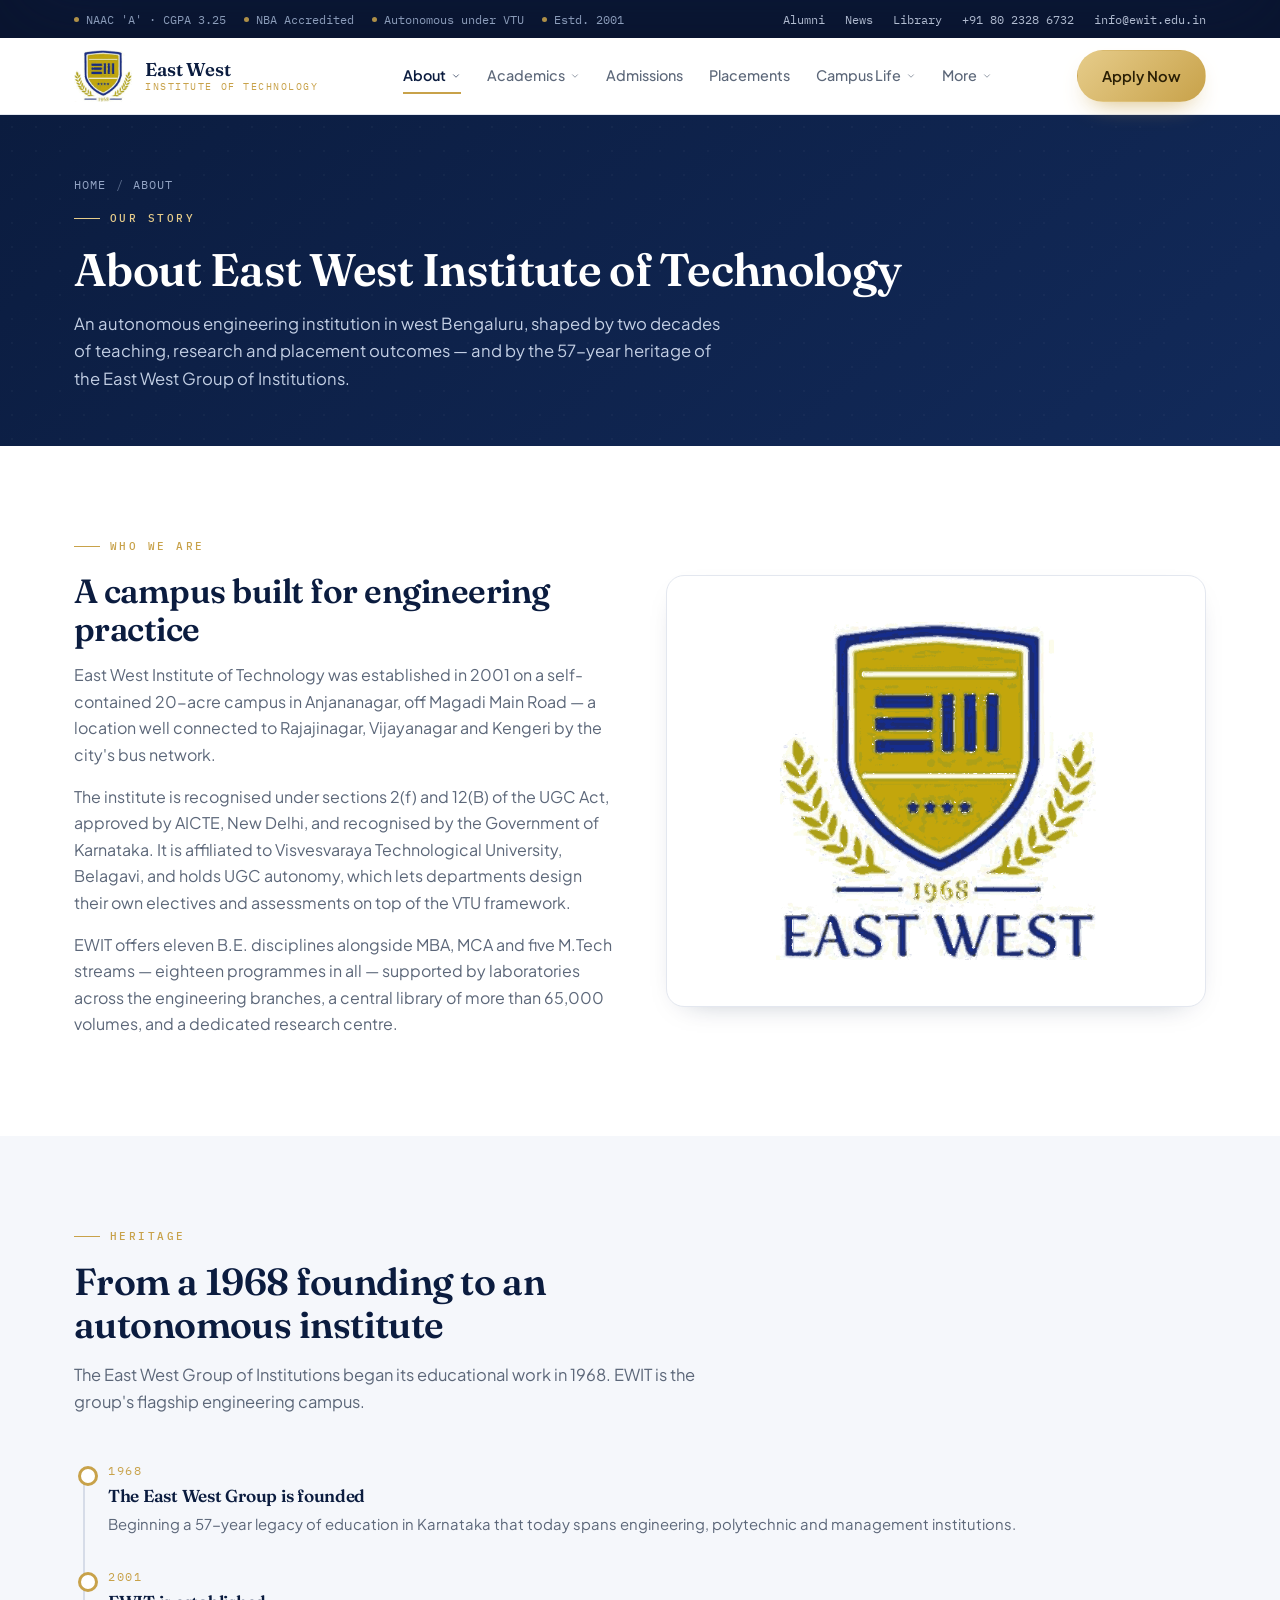
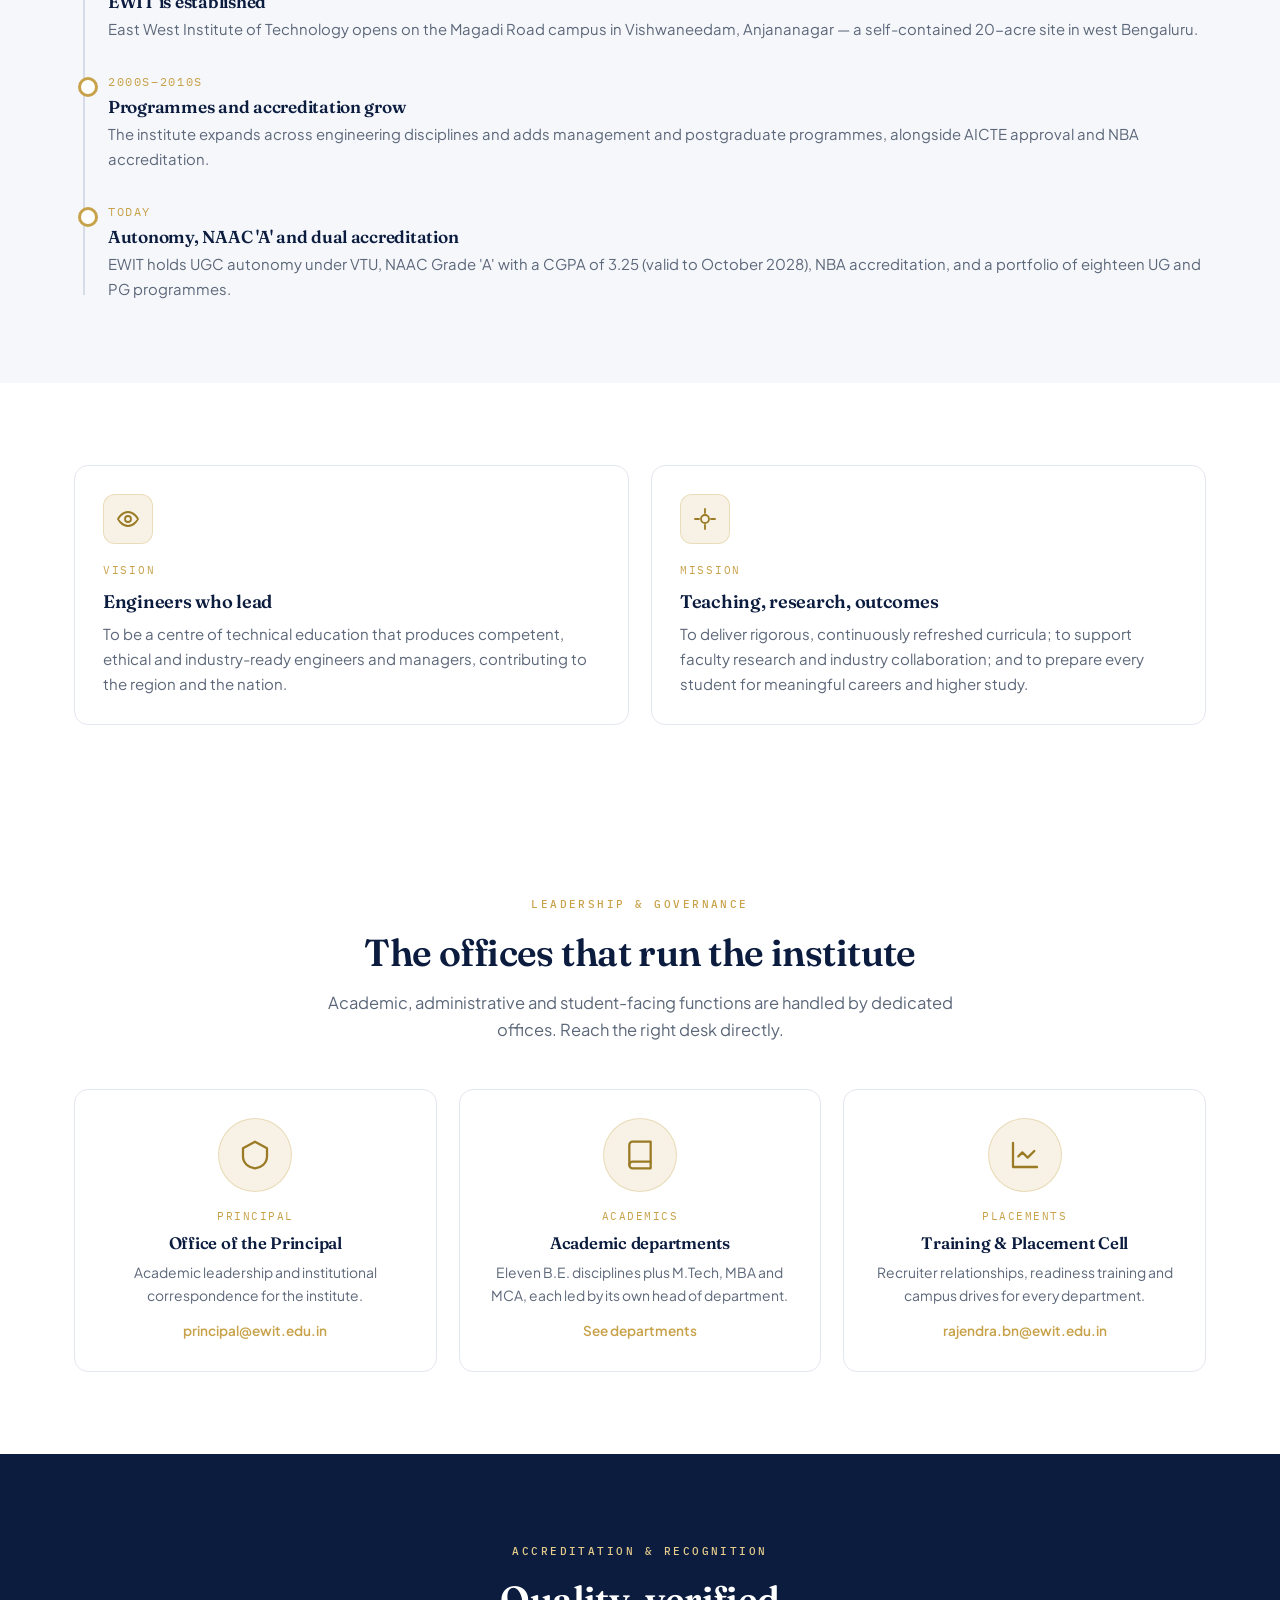
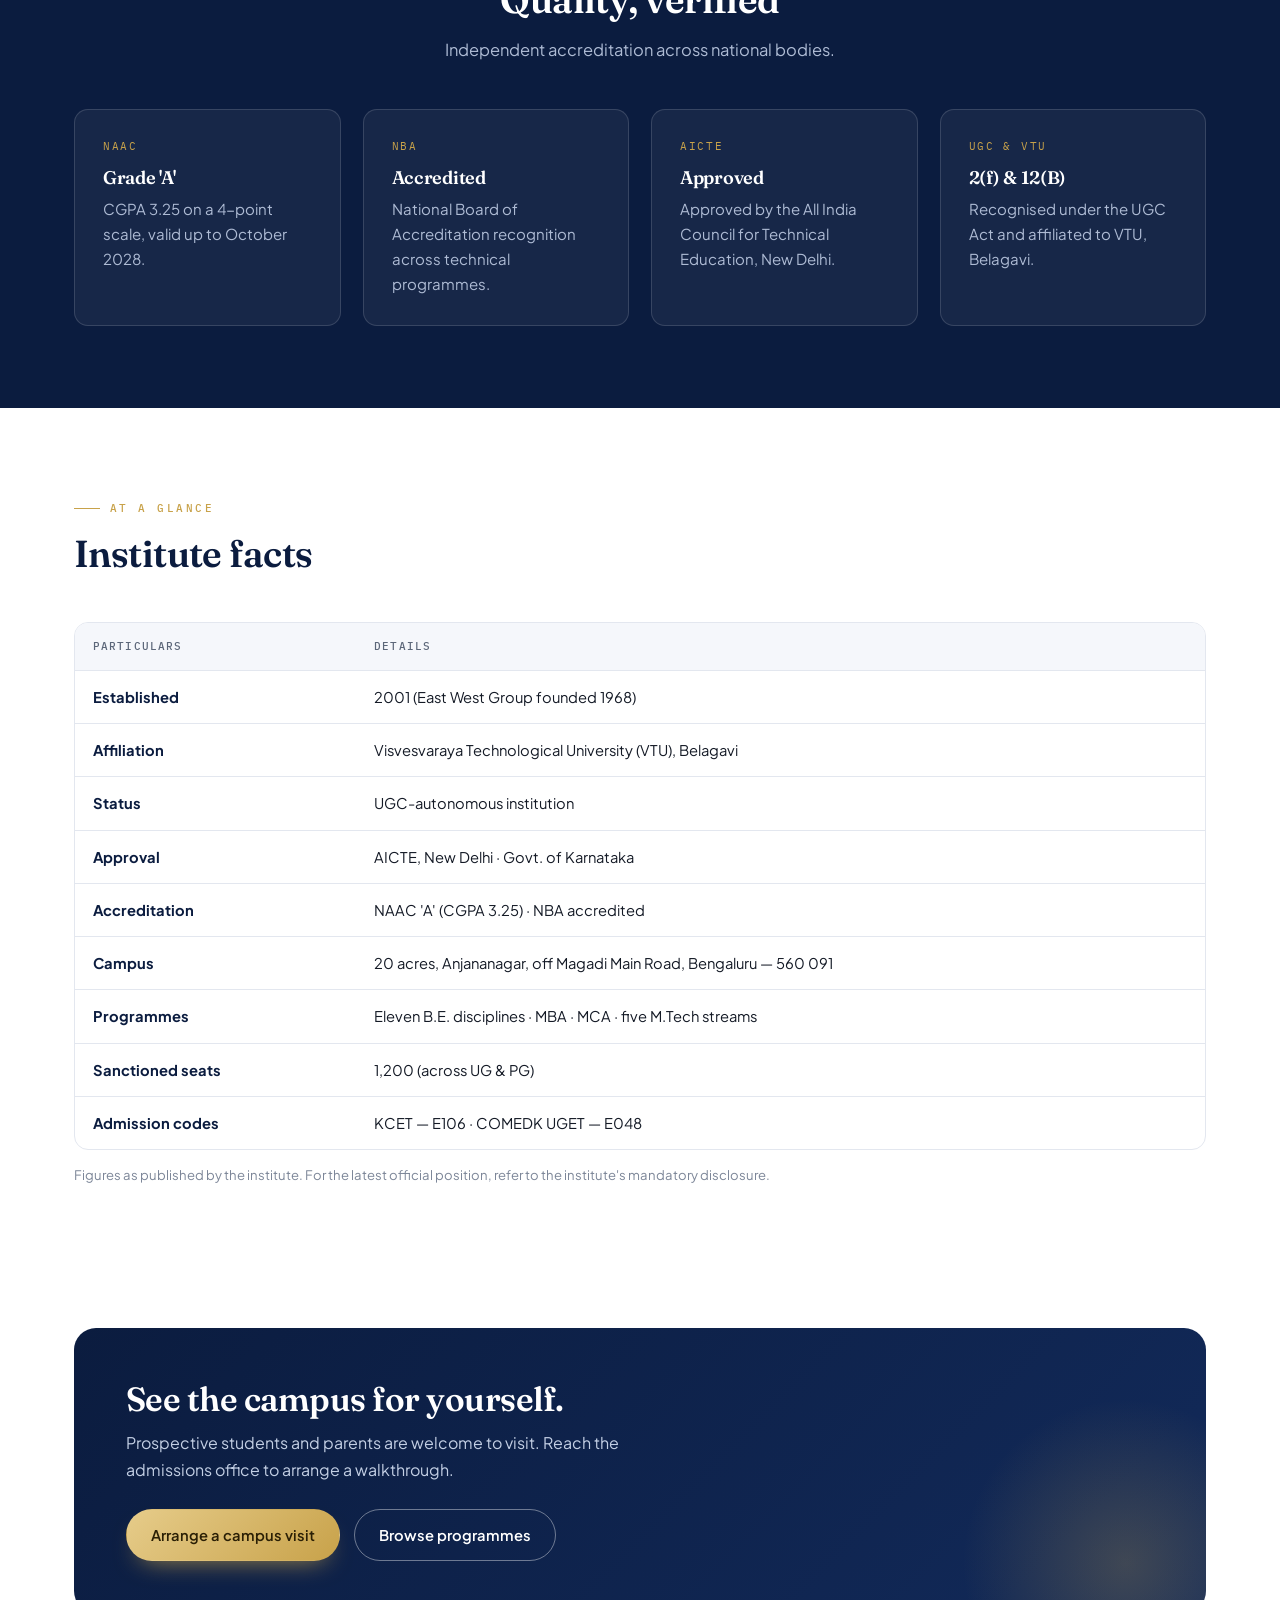
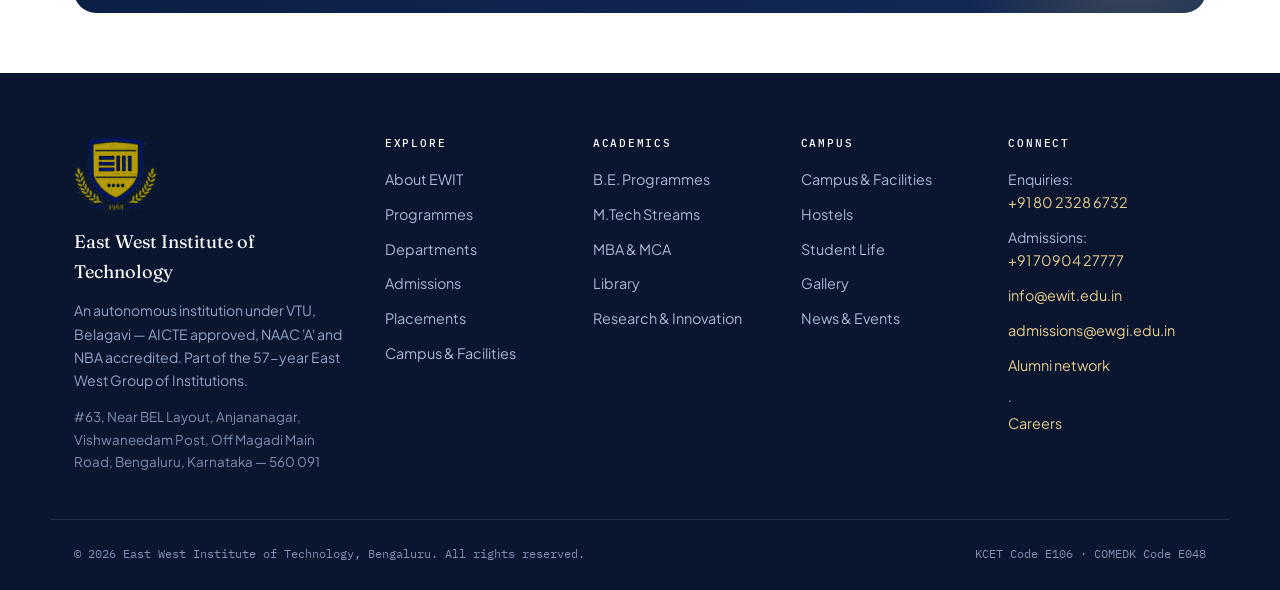
<file: about.html>
<!DOCTYPE html>
<html lang="en">
<head>
<meta charset="UTF-8" />
<meta name="viewport" content="width=device-width, initial-scale=1.0" />
<title>About EWIT | East West Institute of Technology, Bengaluru</title>
<meta name="description" content="About East West Institute of Technology — established 2001, UGC-autonomous under VTU Belagavi, NAAC 'A' (CGPA 3.25) and NBA accredited, on a 20-acre Bengaluru campus." />
<link rel="icon" href="assets/img/favicon.png" type="image/png" />
<link rel="preconnect" href="https://fonts.googleapis.com" />
<link rel="preconnect" href="https://fonts.gstatic.com" crossorigin />
<link href="https://fonts.googleapis.com/css2?family=Fraunces:opsz,wght@9..144,400;9..144,500;9..144,600;9..144,700&family=Plus+Jakarta+Sans:wght@400;500;600;700&family=IBM+Plex+Mono:wght@400;500&display=swap" rel="stylesheet" />
<link rel="stylesheet" href="assets/css/style.css" />
</head>
<body>
<a class="skip" href="#main">Skip to content</a>

<div class="topbar">
  <div class="container topbar-inner">
    <div class="topbar-left">
      <span>NAAC 'A' &middot; CGPA 3.25</span>
      <span>NBA Accredited</span>
      <span>Autonomous under VTU</span>
      <span>Estd. 2001</span>
    </div>
    <div class="topbar-right">
      <a href="alumni.html">Alumni</a>
      <a href="news.html">News</a>
      <a href="library.html">Library</a>
      <a href="tel:+918023286732">+91 80 2328 6732</a>
      <a href="mailto:info@ewit.edu.in">info@ewit.edu.in</a>
    </div>
  </div>
</div>

<header class="site-header" id="siteHeader">
  <div class="container header-inner">
    <a class="brand" href="index.html">
      <img class="brand-crest" src="assets/img/logo.png" alt="East West Institute of Technology crest" />
      <span class="brand-text"><span class="brand-top">East West</span><span class="brand-sub">Institute of Technology</span></span>
    </a>
    <nav class="nav" aria-label="Primary">
      <div class="nav-item has-drop">
        <a href="about.html">About <svg class="caret" viewBox="0 0 24 24" fill="none" stroke="currentColor" stroke-width="2.4" stroke-linecap="round" stroke-linejoin="round"><path d="m6 9 6 6 6-6"/></svg></a>
        <div class="drop">
          <a href="about.html">About EWIT</a>
          <a href="about.html#leadership">Leadership &amp; Governance</a>
          <a href="about.html#accreditation">Accreditation</a>
          <a href="campus.html">Campus &amp; Facilities</a>
        </div>
      </div>
      <div class="nav-item has-drop">
        <a href="programmes.html">Academics <svg class="caret" viewBox="0 0 24 24" fill="none" stroke="currentColor" stroke-width="2.4" stroke-linecap="round" stroke-linejoin="round"><path d="m6 9 6 6 6-6"/></svg></a>
        <div class="drop">
          <a href="programmes.html">Programmes</a>
          <a href="departments.html">Departments</a>
          <a href="library.html">Library</a>
          <a href="research.html">Research &amp; Innovation</a>
        </div>
      </div>
      <a href="admissions.html">Admissions</a>
      <a href="placements.html">Placements</a>
      <div class="nav-item has-drop">
        <a href="campus.html">Campus Life <svg class="caret" viewBox="0 0 24 24" fill="none" stroke="currentColor" stroke-width="2.4" stroke-linecap="round" stroke-linejoin="round"><path d="m6 9 6 6 6-6"/></svg></a>
        <div class="drop">
          <a href="campus.html">Campus &amp; Facilities</a>
          <a href="student-life.html">Student Life</a>
          <a href="campus.html#hostels">Hostels</a>
          <a href="gallery.html">Gallery</a>
        </div>
      </div>
      <div class="nav-item has-drop">
        <a href="news.html">More <svg class="caret" viewBox="0 0 24 24" fill="none" stroke="currentColor" stroke-width="2.4" stroke-linecap="round" stroke-linejoin="round"><path d="m6 9 6 6 6-6"/></svg></a>
        <div class="drop">
          <a href="news.html">News &amp; Events</a>
          <a href="gallery.html">Gallery</a>
          <a href="alumni.html">Alumni</a>
          <a href="contact.html">Contact</a>
        </div>
      </div>
    </nav>
    <div class="header-cta">
      <a class="btn btn-gold" href="admissions.html">Apply Now</a>
      <button class="hamburger" id="hamburger" aria-label="Open menu" aria-expanded="false"><span></span><span></span><span></span></button>
    </div>
  </div>
</header>

<div class="mobile-nav" id="mobileNav">
  <div class="mn-group">About</div>
  <a href="about.html">About EWIT</a>
  <a href="about.html#leadership">Leadership &amp; Governance</a>
  <a href="about.html#accreditation">Accreditation</a>
  <div class="mn-group">Academics</div>
  <a href="programmes.html">Programmes</a>
  <a href="departments.html">Departments</a>
  <a href="library.html">Library</a>
  <a href="research.html">Research &amp; Innovation</a>
  <div class="mn-group">Admissions &amp; Placements</div>
  <a href="admissions.html">Admissions</a>
  <a href="placements.html">Placements</a>
  <div class="mn-group">Campus</div>
  <a href="campus.html">Campus &amp; Facilities</a>
  <a href="student-life.html">Student Life</a>
  <a href="gallery.html">Gallery</a>
  <div class="mn-group">More</div>
  <a href="news.html">News &amp; Events</a>
  <a href="alumni.html">Alumni</a>
  <a href="contact.html">Contact</a>
  <a class="btn btn-gold" href="admissions.html">Apply Now</a>
</div>

<main id="main">

  <section class="page-hero">
    <div class="container">
      <div class="crumb"><a href="index.html">Home</a><span class="sep">/</span><span>About</span></div>
      <span class="eyebrow">Our story</span>
      <h1>About East West Institute of Technology</h1>
      <p>An autonomous engineering institution in west Bengaluru, shaped by two decades of teaching, research and placement outcomes — and by the 57-year heritage of the East West Group of Institutions.</p>
    </div>
  </section>

  <section class="section">
    <div class="container split">
      <div class="split-body reveal">
        <span class="eyebrow">Who we are</span>
        <h2>A campus built for engineering practice</h2>
        <div class="prose">
          <p>East West Institute of Technology was established in 2001 on a self-contained 20-acre campus in Anjananagar, off Magadi Main Road — a location well connected to Rajajinagar, Vijayanagar and Kengeri by the city's bus network.</p>
          <p>The institute is recognised under sections 2(f) and 12(B) of the UGC Act, approved by AICTE, New Delhi, and recognised by the Government of Karnataka. It is affiliated to Visvesvaraya Technological University, Belagavi, and holds UGC autonomy, which lets departments design their own electives and assessments on top of the VTU framework.</p>
          <p>EWIT offers eleven B.E. disciplines alongside MBA, MCA and five M.Tech streams — eighteen programmes in all — supported by laboratories across the engineering branches, a central library of more than 65,000 volumes, and a dedicated research centre.</p>
        </div>
      </div>
      <div class="split-media reveal logo-panel">
        <img src="assets/img/logo-full.png" alt="East West Group of Institutions logo" />
      </div>
    </div>
  </section>

  <section class="section alt">
    <div class="container">
      <div class="section-head reveal">
        <span class="eyebrow">Heritage</span>
        <h2>From a 1968 founding to an autonomous institute</h2>
        <p>The East West Group of Institutions began its educational work in 1968. EWIT is the group's flagship engineering campus.</p>
      </div>
      <div class="timeline reveal">
        <div class="tl-item">
          <div class="tl-year">1968</div>
          <h3>The East West Group is founded</h3>
          <p>Beginning a 57-year legacy of education in Karnataka that today spans engineering, polytechnic and management institutions.</p>
        </div>
        <div class="tl-item">
          <div class="tl-year">2001</div>
          <h3>EWIT is established</h3>
          <p>East West Institute of Technology opens on the Magadi Road campus in Vishwaneedam, Anjananagar — a self-contained 20-acre site in west Bengaluru.</p>
        </div>
        <div class="tl-item">
          <div class="tl-year">2000s–2010s</div>
          <h3>Programmes and accreditation grow</h3>
          <p>The institute expands across engineering disciplines and adds management and postgraduate programmes, alongside AICTE approval and NBA accreditation.</p>
        </div>
        <div class="tl-item">
          <div class="tl-year">Today</div>
          <h3>Autonomy, NAAC 'A' and dual accreditation</h3>
          <p>EWIT holds UGC autonomy under VTU, NAAC Grade 'A' with a CGPA of 3.25 (valid to October 2028), NBA accreditation, and a portfolio of eighteen UG and PG programmes.</p>
        </div>
      </div>
    </div>
  </section>

  <section class="section">
    <div class="container">
      <div class="grid grid-2">
        <div class="card reveal">
          <div class="ico"><svg viewBox="0 0 24 24" fill="none" stroke="currentColor" stroke-width="1.8" stroke-linecap="round" stroke-linejoin="round"><path d="M2 12s3.6-7 10-7 10 7 10 7-3.6 7-10 7-10-7-10-7z"/><circle cx="12" cy="12" r="3"/></svg></div>
          <div class="kicker">Vision</div>
          <h3>Engineers who lead</h3>
          <p>To be a centre of technical education that produces competent, ethical and industry-ready engineers and managers, contributing to the region and the nation.</p>
        </div>
        <div class="card reveal">
          <div class="ico"><svg viewBox="0 0 24 24" fill="none" stroke="currentColor" stroke-width="1.8" stroke-linecap="round" stroke-linejoin="round"><path d="M12 2v4M12 18v4M2 12h4M18 12h4"/><circle cx="12" cy="12" r="4"/></svg></div>
          <div class="kicker">Mission</div>
          <h3>Teaching, research, outcomes</h3>
          <p>To deliver rigorous, continuously refreshed curricula; to support faculty research and industry collaboration; and to prepare every student for meaningful careers and higher study.</p>
        </div>
      </div>
    </div>
  </section>

  <section class="section" id="leadership">
    <div class="container">
      <div class="section-head center reveal">
        <span class="eyebrow center">Leadership &amp; governance</span>
        <h2>The offices that run the institute</h2>
        <p>Academic, administrative and student-facing functions are handled by dedicated offices. Reach the right desk directly.</p>
      </div>
      <div class="gov-grid">
        <div class="gov-card reveal"><div class="av"><svg viewBox="0 0 24 24" fill="none" stroke="currentColor" stroke-width="1.7" stroke-linecap="round" stroke-linejoin="round"><path d="M12 2 3 7v6c0 5 3.8 8.4 9 9 5.2-.6 9-4 9-9V7l-9-5z"/></svg></div><div class="role">Principal</div><h3>Office of the Principal</h3><p>Academic leadership and institutional correspondence for the institute.</p><p style="margin-top:12px"><a href="mailto:principal@ewit.edu.in">principal@ewit.edu.in</a></p></div>
        <div class="gov-card reveal"><div class="av"><svg viewBox="0 0 24 24" fill="none" stroke="currentColor" stroke-width="1.7" stroke-linecap="round" stroke-linejoin="round"><path d="M4 19.5A2.5 2.5 0 0 1 6.5 17H20"/><path d="M6.5 2H20v20H6.5A2.5 2.5 0 0 1 4 19.5v-15A2.5 2.5 0 0 1 6.5 2z"/></svg></div><div class="role">Academics</div><h3>Academic departments</h3><p>Eleven B.E. disciplines plus M.Tech, MBA and MCA, each led by its own head of department.</p><p style="margin-top:12px"><a href="departments.html">See departments</a></p></div>
        <div class="gov-card reveal"><div class="av"><svg viewBox="0 0 24 24" fill="none" stroke="currentColor" stroke-width="1.7" stroke-linecap="round" stroke-linejoin="round"><path d="M3 3v18h18"/><path d="m19 9-5 5-4-4-3 3"/></svg></div><div class="role">Placements</div><h3>Training &amp; Placement Cell</h3><p>Recruiter relationships, readiness training and campus drives for every department.</p><p style="margin-top:12px"><a href="mailto:rajendra.bn@ewit.edu.in">rajendra.bn@ewit.edu.in</a></p></div>
      </div>
    </div>
  </section>

  <section class="section navy" id="accreditation">
    <div class="container">
      <div class="section-head center reveal">
        <span class="eyebrow center">Accreditation &amp; recognition</span>
        <h2>Quality, verified</h2>
        <p>Independent accreditation across national bodies.</p>
      </div>
      <div class="grid grid-4">
        <div class="card reveal" style="background:rgba(255,255,255,.05);border-color:rgba(255,255,255,.14)">
          <div class="kicker">NAAC</div><h3 style="color:#fff">Grade 'A'</h3>
          <p style="color:#aebbd4">CGPA 3.25 on a 4-point scale, valid up to October 2028.</p>
        </div>
        <div class="card reveal" style="background:rgba(255,255,255,.05);border-color:rgba(255,255,255,.14)">
          <div class="kicker">NBA</div><h3 style="color:#fff">Accredited</h3>
          <p style="color:#aebbd4">National Board of Accreditation recognition across technical programmes.</p>
        </div>
        <div class="card reveal" style="background:rgba(255,255,255,.05);border-color:rgba(255,255,255,.14)">
          <div class="kicker">AICTE</div><h3 style="color:#fff">Approved</h3>
          <p style="color:#aebbd4">Approved by the All India Council for Technical Education, New Delhi.</p>
        </div>
        <div class="card reveal" style="background:rgba(255,255,255,.05);border-color:rgba(255,255,255,.14)">
          <div class="kicker">UGC &amp; VTU</div><h3 style="color:#fff">2(f) &amp; 12(B)</h3>
          <p style="color:#aebbd4">Recognised under the UGC Act and affiliated to VTU, Belagavi.</p>
        </div>
      </div>
    </div>
  </section>

  <section class="section">
    <div class="container">
      <div class="section-head reveal">
        <span class="eyebrow">At a glance</span>
        <h2>Institute facts</h2>
      </div>
      <div class="table-wrap reveal">
        <table>
          <thead><tr><th>Particulars</th><th>Details</th></tr></thead>
          <tbody>
            <tr><td><strong>Established</strong></td><td>2001 (East West Group founded 1968)</td></tr>
            <tr><td><strong>Affiliation</strong></td><td>Visvesvaraya Technological University (VTU), Belagavi</td></tr>
            <tr><td><strong>Status</strong></td><td>UGC-autonomous institution</td></tr>
            <tr><td><strong>Approval</strong></td><td>AICTE, New Delhi · Govt. of Karnataka</td></tr>
            <tr><td><strong>Accreditation</strong></td><td>NAAC 'A' (CGPA 3.25) · NBA accredited</td></tr>
            <tr><td><strong>Campus</strong></td><td>20 acres, Anjananagar, off Magadi Main Road, Bengaluru — 560 091</td></tr>
            <tr><td><strong>Programmes</strong></td><td>Eleven B.E. disciplines · MBA · MCA · five M.Tech streams</td></tr>
            <tr><td><strong>Sanctioned seats</strong></td><td>1,200 (across UG &amp; PG)</td></tr>
            <tr><td><strong>Admission codes</strong></td><td>KCET — E106 · COMEDK UGET — E048</td></tr>
          </tbody>
        </table>
      </div>
      <p class="form-note">Figures as published by the institute. For the latest official position, refer to the institute's mandatory disclosure.</p>
    </div>
  </section>

  <section class="section tight">
    <div class="container">
      <div class="cta-band reveal">
        <div class="cta-inner">
          <div>
            <h2>See the campus for yourself.</h2>
            <p>Prospective students and parents are welcome to visit. Reach the admissions office to arrange a walkthrough.</p>
            <div class="actions">
              <a class="btn btn-gold" href="contact.html">Arrange a campus visit</a>
              <a class="btn btn-outline-light" href="programmes.html">Browse programmes</a>
            </div>
          </div>
        </div>
      </div>
    </div>
  </section>

</main>

<footer class="site-footer">
  <div class="container footer-top">
    <div class="footer-brand">
      <img class="footer-crest" src="assets/img/logo.png" alt="East West Institute of Technology logo" />
      <p class="footer-name">East West Institute of Technology</p>
      <p class="footer-desc">An autonomous institution under VTU, Belagavi &mdash; AICTE approved, NAAC 'A' and NBA accredited. Part of the 57-year East West Group of Institutions.</p>
      <p class="footer-addr">#63, Near BEL Layout, Anjananagar, Vishwaneedam Post, Off Magadi Main Road, Bengaluru, Karnataka &mdash; 560 091</p>
    </div>
    <div class="footer-col"><h4>Explore</h4>
      <a href="about.html">About EWIT</a>
      <a href="programmes.html">Programmes</a>
      <a href="departments.html">Departments</a>
      <a href="admissions.html">Admissions</a>
      <a href="placements.html">Placements</a>
      <a href="campus.html">Campus &amp; Facilities</a>
    </div>
    <div class="footer-col"><h4>Academics</h4>
      <a href="programmes.html">B.E. Programmes</a>
      <a href="programmes.html">M.Tech Streams</a>
      <a href="programmes.html">MBA &amp; MCA</a>
      <a href="library.html">Library</a>
      <a href="research.html">Research &amp; Innovation</a>
    </div>
    <div class="footer-col"><h4>Campus</h4>
      <a href="campus.html">Campus &amp; Facilities</a>
      <a href="campus.html#hostels">Hostels</a>
      <a href="student-life.html">Student Life</a>
      <a href="gallery.html">Gallery</a>
      <a href="news.html">News &amp; Events</a>
    </div>
    <div class="footer-col"><h4>Connect</h4>
      <ul class="footer-contact">
        <li>Enquiries: <a href="tel:+918023286732">+91 80 2328 6732</a></li>
        <li>Admissions: <a href="tel:+917090427777">+91 70904 27777</a></li>
        <li><a href="mailto:info@ewit.edu.in">info@ewit.edu.in</a></li>
        <li><a href="mailto:admissions@ewgi.edu.in">admissions@ewgi.edu.in</a></li>
        <li><a href="alumni.html">Alumni network</a> &middot; <a href="contact.html">Careers</a></li>
      </ul>
    </div>
  </div>
  <div class="container footer-bottom">
    <span>&copy; <span id="year"></span> East West Institute of Technology, Bengaluru. All rights reserved.</span>
    <span>KCET Code E106 &middot; COMEDK Code E048</span>
  </div>
</footer>

<button class="to-top" id="toTop" aria-label="Back to top">
  <svg viewBox="0 0 24 24" fill="none" stroke="currentColor" stroke-width="2" stroke-linecap="round" stroke-linejoin="round"><path d="M12 19V5M5 12l7-7 7 7"/></svg>
</button>
<div class="lightbox" id="lightbox" role="dialog" aria-label="Enlarged view">
  <div class="lb-wrap">
    <div class="lb-inner"><div class="lb-holder"></div></div>
    <button class="lb-close" aria-label="Close">&times;</button>
  </div>
</div>
<script src="assets/js/main.js"></script>
</body>
</html>
</file>
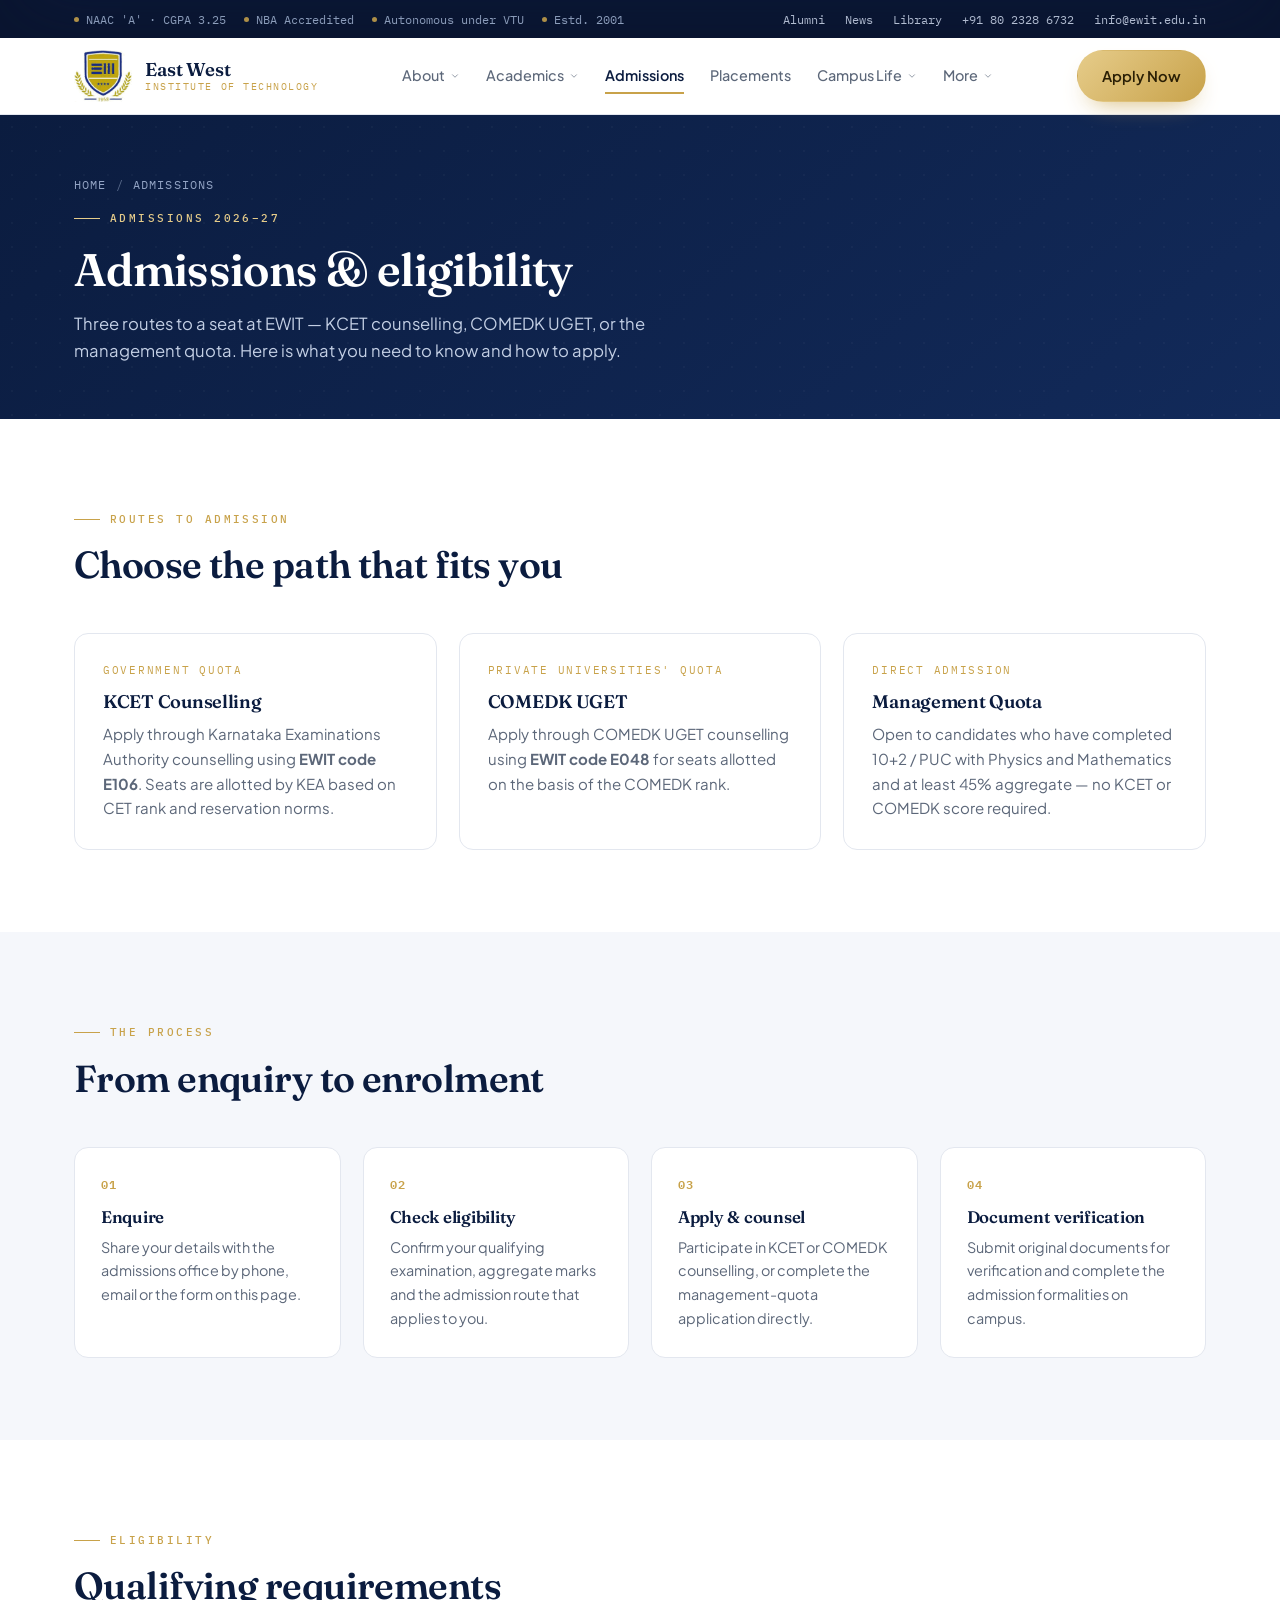
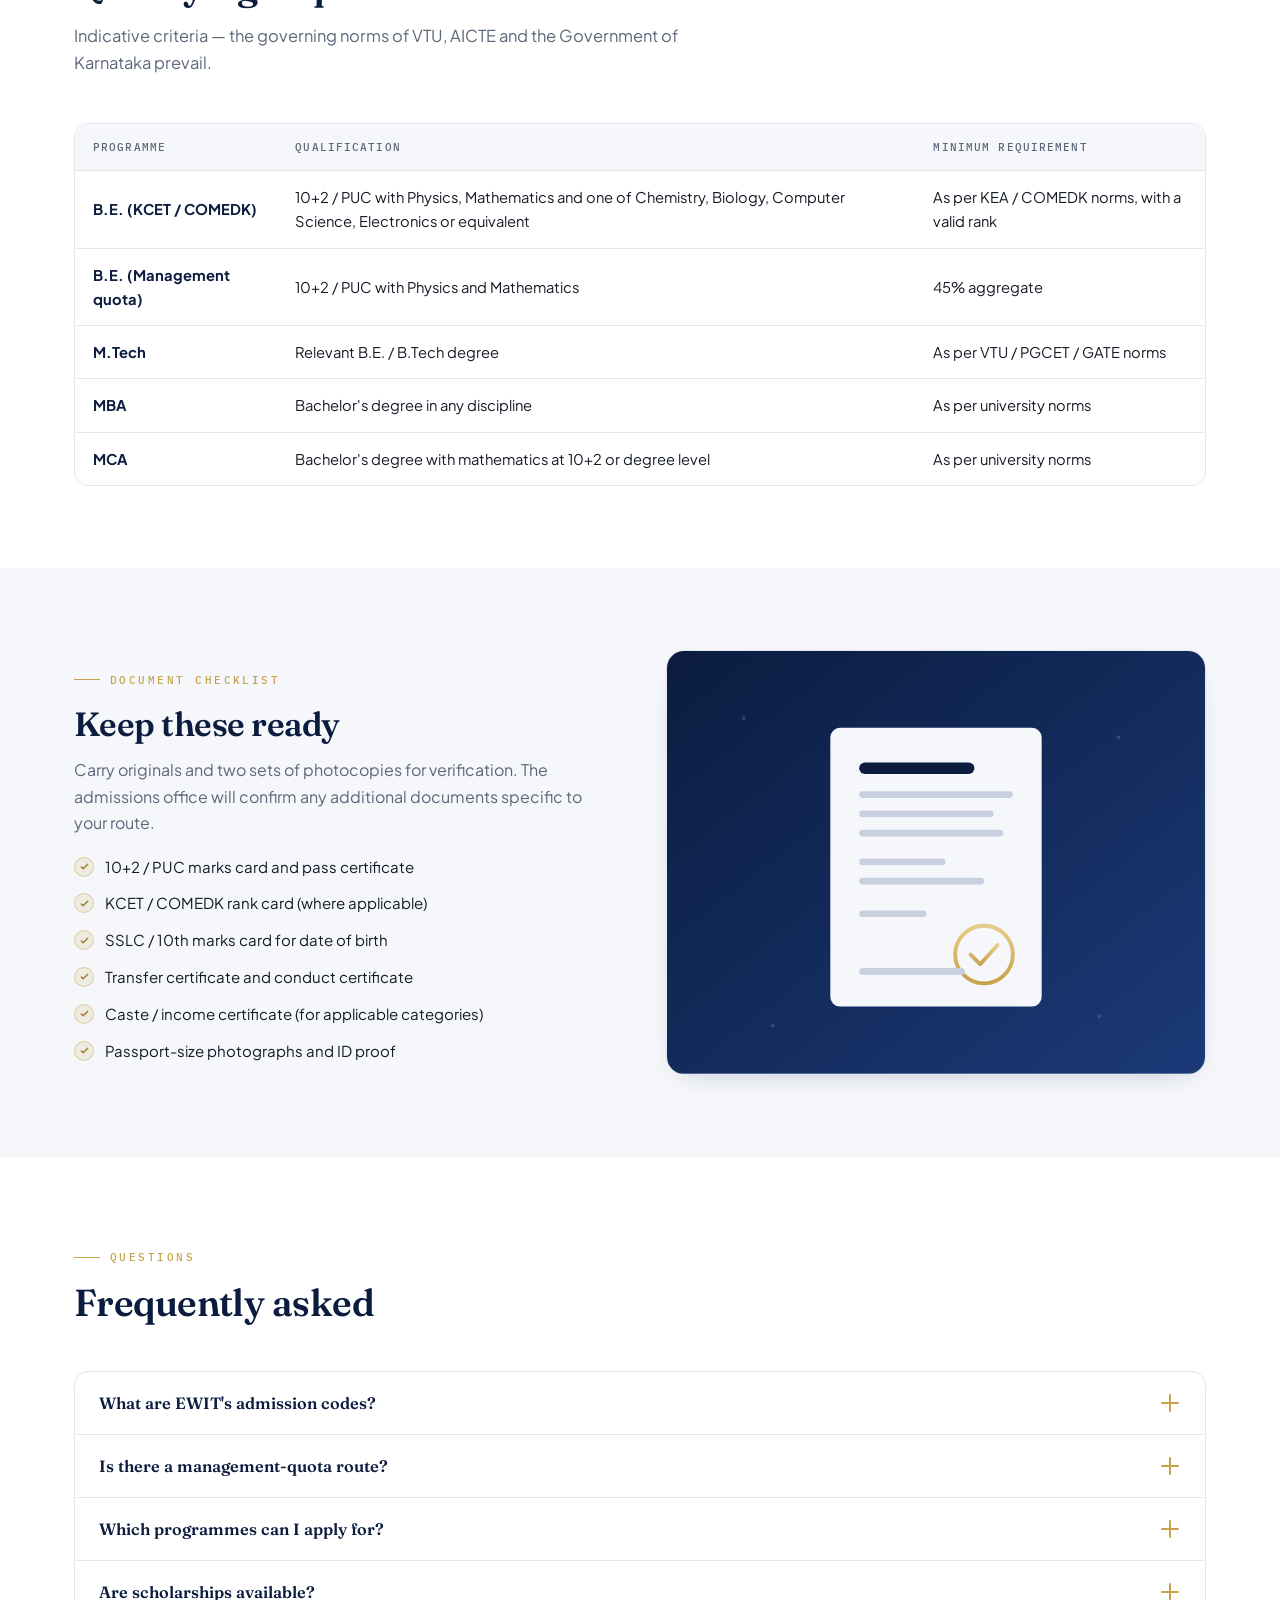
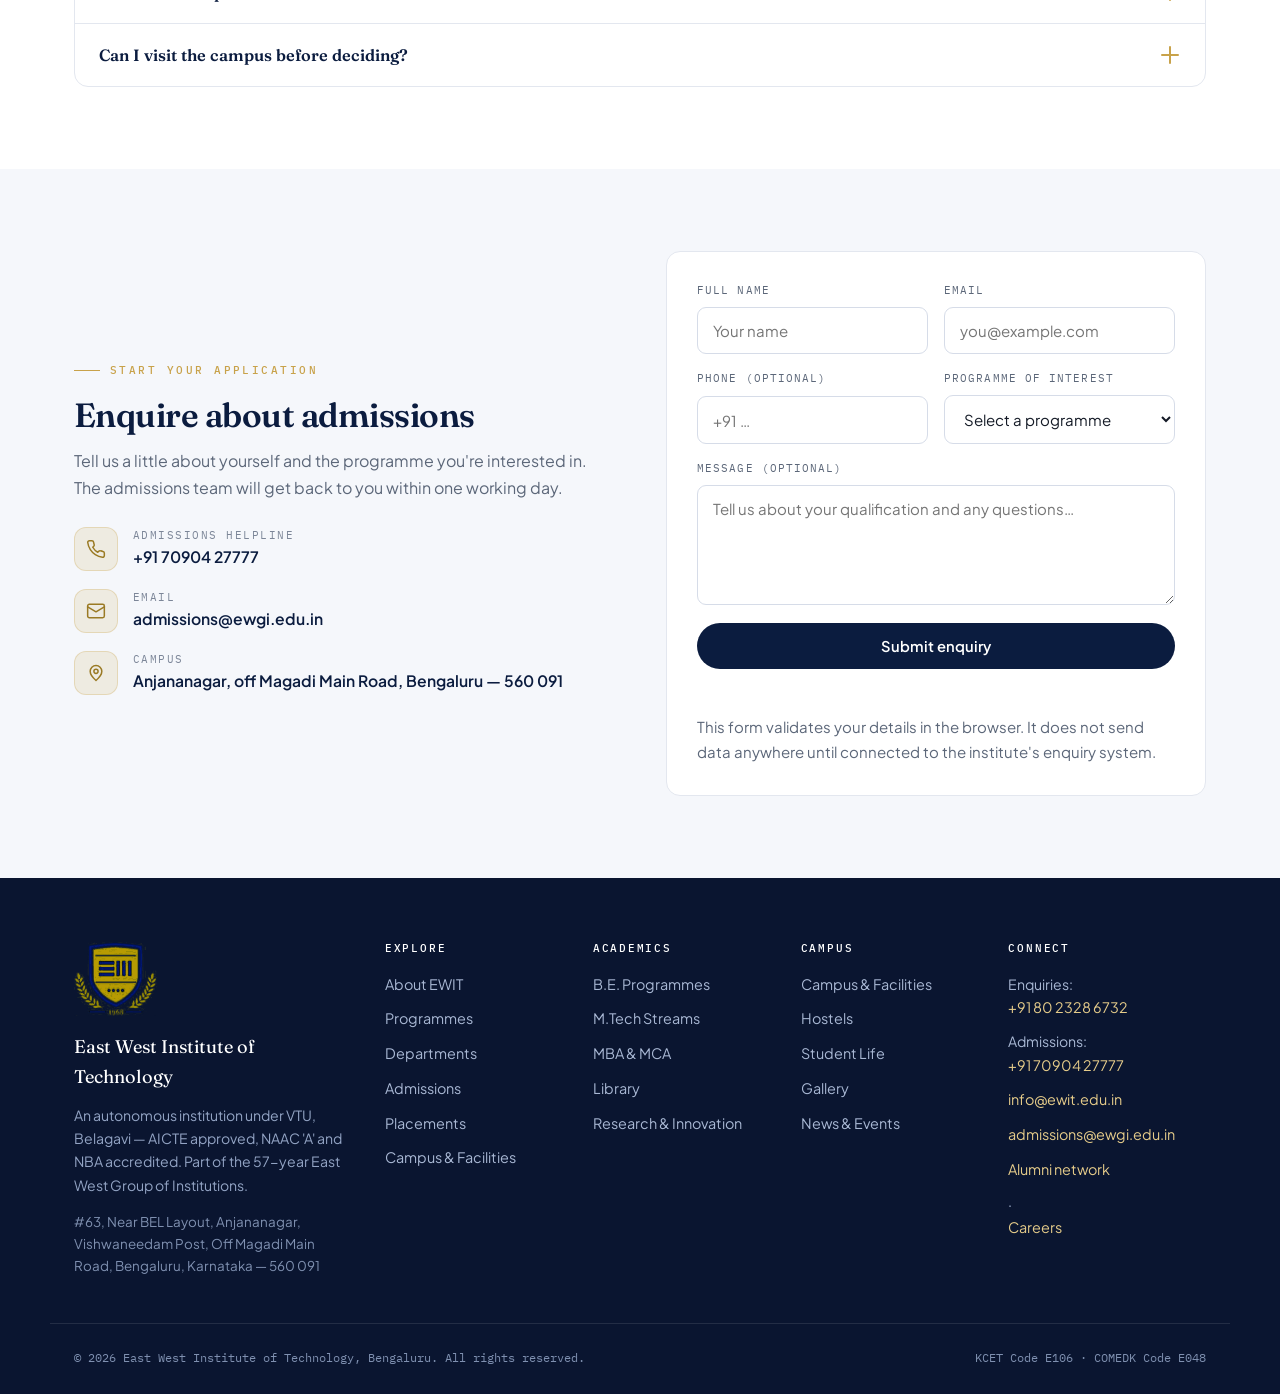
<file: admissions.html>
<!DOCTYPE html>
<html lang="en">
<head>
<meta charset="UTF-8" />
<meta name="viewport" content="width=device-width, initial-scale=1.0" />
<title>Admissions | East West Institute of Technology, Bengaluru</title>
<meta name="description" content="Admissions at EWIT Bengaluru — KCET code E106, COMEDK UGET code E048 and management quota. Eligibility, documents and the application process." />
<link rel="icon" href="assets/img/favicon.png" type="image/png" />
<link rel="preconnect" href="https://fonts.googleapis.com" />
<link rel="preconnect" href="https://fonts.gstatic.com" crossorigin />
<link href="https://fonts.googleapis.com/css2?family=Fraunces:opsz,wght@9..144,400;9..144,500;9..144,600;9..144,700&family=Plus+Jakarta+Sans:wght@400;500;600;700&family=IBM+Plex+Mono:wght@400;500&display=swap" rel="stylesheet" />
<link rel="stylesheet" href="assets/css/style.css" />
</head>
<body>
<a class="skip" href="#main">Skip to content</a>

<div class="topbar">
  <div class="container topbar-inner">
    <div class="topbar-left">
      <span>NAAC 'A' &middot; CGPA 3.25</span>
      <span>NBA Accredited</span>
      <span>Autonomous under VTU</span>
      <span>Estd. 2001</span>
    </div>
    <div class="topbar-right">
      <a href="alumni.html">Alumni</a>
      <a href="news.html">News</a>
      <a href="library.html">Library</a>
      <a href="tel:+918023286732">+91 80 2328 6732</a>
      <a href="mailto:info@ewit.edu.in">info@ewit.edu.in</a>
    </div>
  </div>
</div>

<header class="site-header" id="siteHeader">
  <div class="container header-inner">
    <a class="brand" href="index.html">
      <img class="brand-crest" src="assets/img/logo.png" alt="East West Institute of Technology crest" />
      <span class="brand-text"><span class="brand-top">East West</span><span class="brand-sub">Institute of Technology</span></span>
    </a>
    <nav class="nav" aria-label="Primary">
      <div class="nav-item has-drop">
        <a href="about.html">About <svg class="caret" viewBox="0 0 24 24" fill="none" stroke="currentColor" stroke-width="2.4" stroke-linecap="round" stroke-linejoin="round"><path d="m6 9 6 6 6-6"/></svg></a>
        <div class="drop">
          <a href="about.html">About EWIT</a>
          <a href="about.html#leadership">Leadership &amp; Governance</a>
          <a href="about.html#accreditation">Accreditation</a>
          <a href="campus.html">Campus &amp; Facilities</a>
        </div>
      </div>
      <div class="nav-item has-drop">
        <a href="programmes.html">Academics <svg class="caret" viewBox="0 0 24 24" fill="none" stroke="currentColor" stroke-width="2.4" stroke-linecap="round" stroke-linejoin="round"><path d="m6 9 6 6 6-6"/></svg></a>
        <div class="drop">
          <a href="programmes.html">Programmes</a>
          <a href="departments.html">Departments</a>
          <a href="library.html">Library</a>
          <a href="research.html">Research &amp; Innovation</a>
        </div>
      </div>
      <a href="admissions.html">Admissions</a>
      <a href="placements.html">Placements</a>
      <div class="nav-item has-drop">
        <a href="campus.html">Campus Life <svg class="caret" viewBox="0 0 24 24" fill="none" stroke="currentColor" stroke-width="2.4" stroke-linecap="round" stroke-linejoin="round"><path d="m6 9 6 6 6-6"/></svg></a>
        <div class="drop">
          <a href="campus.html">Campus &amp; Facilities</a>
          <a href="student-life.html">Student Life</a>
          <a href="campus.html#hostels">Hostels</a>
          <a href="gallery.html">Gallery</a>
        </div>
      </div>
      <div class="nav-item has-drop">
        <a href="news.html">More <svg class="caret" viewBox="0 0 24 24" fill="none" stroke="currentColor" stroke-width="2.4" stroke-linecap="round" stroke-linejoin="round"><path d="m6 9 6 6 6-6"/></svg></a>
        <div class="drop">
          <a href="news.html">News &amp; Events</a>
          <a href="gallery.html">Gallery</a>
          <a href="alumni.html">Alumni</a>
          <a href="contact.html">Contact</a>
        </div>
      </div>
    </nav>
    <div class="header-cta">
      <a class="btn btn-gold" href="admissions.html">Apply Now</a>
      <button class="hamburger" id="hamburger" aria-label="Open menu" aria-expanded="false"><span></span><span></span><span></span></button>
    </div>
  </div>
</header>

<div class="mobile-nav" id="mobileNav">
  <div class="mn-group">About</div>
  <a href="about.html">About EWIT</a>
  <a href="about.html#leadership">Leadership &amp; Governance</a>
  <a href="about.html#accreditation">Accreditation</a>
  <div class="mn-group">Academics</div>
  <a href="programmes.html">Programmes</a>
  <a href="departments.html">Departments</a>
  <a href="library.html">Library</a>
  <a href="research.html">Research &amp; Innovation</a>
  <div class="mn-group">Admissions &amp; Placements</div>
  <a href="admissions.html">Admissions</a>
  <a href="placements.html">Placements</a>
  <div class="mn-group">Campus</div>
  <a href="campus.html">Campus &amp; Facilities</a>
  <a href="student-life.html">Student Life</a>
  <a href="gallery.html">Gallery</a>
  <div class="mn-group">More</div>
  <a href="news.html">News &amp; Events</a>
  <a href="alumni.html">Alumni</a>
  <a href="contact.html">Contact</a>
  <a class="btn btn-gold" href="admissions.html">Apply Now</a>
</div>

<main id="main">

  <section class="page-hero">
    <div class="container">
      <div class="crumb"><a href="index.html">Home</a><span class="sep">/</span><span>Admissions</span></div>
      <span class="eyebrow">Admissions 2026–27</span>
      <h1>Admissions &amp; eligibility</h1>
      <p>Three routes to a seat at EWIT — KCET counselling, COMEDK UGET, or the management quota. Here is what you need to know and how to apply.</p>
    </div>
  </section>

  <section class="section">
    <div class="container">
      <div class="section-head reveal">
        <span class="eyebrow">Routes to admission</span>
        <h2>Choose the path that fits you</h2>
      </div>
      <div class="grid grid-3">
        <div class="card reveal">
          <div class="kicker">Government quota</div>
          <h3>KCET Counselling</h3>
          <p>Apply through Karnataka Examinations Authority counselling using <strong>EWIT code E106</strong>. Seats are allotted by KEA based on CET rank and reservation norms.</p>
        </div>
        <div class="card reveal">
          <div class="kicker">Private universities' quota</div>
          <h3>COMEDK UGET</h3>
          <p>Apply through COMEDK UGET counselling using <strong>EWIT code E048</strong> for seats allotted on the basis of the COMEDK rank.</p>
        </div>
        <div class="card reveal">
          <div class="kicker">Direct admission</div>
          <h3>Management Quota</h3>
          <p>Open to candidates who have completed 10+2 / PUC with Physics and Mathematics and at least 45% aggregate — no KCET or COMEDK score required.</p>
        </div>
      </div>
    </div>
  </section>

  <section class="section alt">
    <div class="container">
      <div class="section-head reveal">
        <span class="eyebrow">The process</span>
        <h2>From enquiry to enrolment</h2>
      </div>
      <div class="steps">
        <div class="step reveal"><h3>Enquire</h3><p>Share your details with the admissions office by phone, email or the form on this page.</p></div>
        <div class="step reveal"><h3>Check eligibility</h3><p>Confirm your qualifying examination, aggregate marks and the admission route that applies to you.</p></div>
        <div class="step reveal"><h3>Apply &amp; counsel</h3><p>Participate in KCET or COMEDK counselling, or complete the management-quota application directly.</p></div>
        <div class="step reveal"><h3>Document verification</h3><p>Submit original documents for verification and complete the admission formalities on campus.</p></div>
      </div>
    </div>
  </section>

  <section class="section">
    <div class="container">
      <div class="section-head reveal">
        <span class="eyebrow">Eligibility</span>
        <h2>Qualifying requirements</h2>
        <p>Indicative criteria — the governing norms of VTU, AICTE and the Government of Karnataka prevail.</p>
      </div>
      <div class="table-wrap reveal">
        <table>
          <thead><tr><th>Programme</th><th>Qualification</th><th>Minimum requirement</th></tr></thead>
          <tbody>
            <tr><td><strong>B.E. (KCET / COMEDK)</strong></td><td>10+2 / PUC with Physics, Mathematics and one of Chemistry, Biology, Computer Science, Electronics or equivalent</td><td>As per KEA / COMEDK norms, with a valid rank</td></tr>
            <tr><td><strong>B.E. (Management quota)</strong></td><td>10+2 / PUC with Physics and Mathematics</td><td>45% aggregate</td></tr>
            <tr><td><strong>M.Tech</strong></td><td>Relevant B.E. / B.Tech degree</td><td>As per VTU / PGCET / GATE norms</td></tr>
            <tr><td><strong>MBA</strong></td><td>Bachelor's degree in any discipline</td><td>As per university norms</td></tr>
            <tr><td><strong>MCA</strong></td><td>Bachelor's degree with mathematics at 10+2 or degree level</td><td>As per university norms</td></tr>
          </tbody>
        </table>
      </div>
    </div>
  </section>

  <section class="section alt">
    <div class="container split">
      <div class="split-body reveal">
        <span class="eyebrow">Document checklist</span>
        <h2>Keep these ready</h2>
        <p>Carry originals and two sets of photocopies for verification. The admissions office will confirm any additional documents specific to your route.</p>
        <ul class="check-list">
          <li><span class="tick"><svg viewBox="0 0 24 24" fill="none" stroke="currentColor" stroke-width="3" stroke-linecap="round" stroke-linejoin="round"><path d="m5 13 4 4L19 7"/></svg></span>10+2 / PUC marks card and pass certificate</li>
          <li><span class="tick"><svg viewBox="0 0 24 24" fill="none" stroke="currentColor" stroke-width="3" stroke-linecap="round" stroke-linejoin="round"><path d="m5 13 4 4L19 7"/></svg></span>KCET / COMEDK rank card (where applicable)</li>
          <li><span class="tick"><svg viewBox="0 0 24 24" fill="none" stroke="currentColor" stroke-width="3" stroke-linecap="round" stroke-linejoin="round"><path d="m5 13 4 4L19 7"/></svg></span>SSLC / 10th marks card for date of birth</li>
          <li><span class="tick"><svg viewBox="0 0 24 24" fill="none" stroke="currentColor" stroke-width="3" stroke-linecap="round" stroke-linejoin="round"><path d="m5 13 4 4L19 7"/></svg></span>Transfer certificate and conduct certificate</li>
          <li><span class="tick"><svg viewBox="0 0 24 24" fill="none" stroke="currentColor" stroke-width="3" stroke-linecap="round" stroke-linejoin="round"><path d="m5 13 4 4L19 7"/></svg></span>Caste / income certificate (for applicable categories)</li>
          <li><span class="tick"><svg viewBox="0 0 24 24" fill="none" stroke="currentColor" stroke-width="3" stroke-linecap="round" stroke-linejoin="round"><path d="m5 13 4 4L19 7"/></svg></span>Passport-size photographs and ID proof</li>
        </ul>
      </div>
      <div class="split-media reveal">
        <svg viewBox="0 0 560 440" role="img" aria-label="Illustration of an application document">
          <defs><linearGradient id="dg" x1="0" y1="0" x2="1" y2="1"><stop offset="0" stop-color="#0b1c3f"/><stop offset="1" stop-color="#1b3a78"/></linearGradient>
          <linearGradient id="dgg" x1="0" y1="0" x2="0" y2="1"><stop offset="0" stop-color="#e6cc8a"/><stop offset="1" stop-color="#c8a24a"/></linearGradient></defs>
          <rect width="560" height="440" fill="url(#dg)"/>
          <g opacity="0.14" fill="#fff"><circle cx="80" cy="70" r="2"/><circle cx="470" cy="90" r="2"/><circle cx="110" cy="390" r="2"/><circle cx="450" cy="380" r="2"/></g>
          <rect x="170" y="80" width="220" height="290" rx="10" fill="#f5f7fb"/>
          <rect x="200" y="116" width="120" height="12" rx="6" fill="#0b1c3f"/>
          <rect x="200" y="146" width="160" height="7" rx="3.5" fill="#c8d0e0"/>
          <rect x="200" y="166" width="140" height="7" rx="3.5" fill="#c8d0e0"/>
          <rect x="200" y="186" width="150" height="7" rx="3.5" fill="#c8d0e0"/>
          <rect x="200" y="216" width="90" height="7" rx="3.5" fill="#c8d0e0"/>
          <rect x="200" y="236" width="130" height="7" rx="3.5" fill="#c8d0e0"/>
          <rect x="200" y="270" width="70" height="7" rx="3.5" fill="#c8d0e0"/>
          <circle cx="330" cy="316" r="30" fill="none" stroke="url(#dgg)" stroke-width="4"/>
          <path d="M316 316 l10 10 18 -20" fill="none" stroke="url(#dgg)" stroke-width="4" stroke-linecap="round" stroke-linejoin="round"/>
          <rect x="200" y="330" width="110" height="7" rx="3.5" fill="#c8d0e0"/>
        </svg>
      </div>
    </div>
  </section>

  <section class="section">
    <div class="container">
      <div class="section-head reveal">
        <span class="eyebrow">Questions</span>
        <h2>Frequently asked</h2>
      </div>
      <div class="accordion reveal">
        <div class="acc-item">
          <button class="acc-q">What are EWIT's admission codes?<span class="plus"></span></button>
          <div class="acc-a"><div class="acc-a-inner">EWIT's KCET counselling code is <strong>E106</strong> and its COMEDK UGET code is <strong>E048</strong>. Use these when filling your option entry or counselling preferences.</div></div>
        </div>
        <div class="acc-item">
          <button class="acc-q">Is there a management-quota route?<span class="plus"></span></button>
          <div class="acc-a"><div class="acc-a-inner">Yes. Management-quota seats are open to candidates who have completed 10+2 / PUC with Physics and Mathematics and at least 45% aggregate, with no KCET or COMEDK score required. Contact the admissions office to begin an application.</div></div>
        </div>
        <div class="acc-item">
          <button class="acc-q">Which programmes can I apply for?<span class="plus"></span></button>
          <div class="acc-a"><div class="acc-a-inner">EWIT offers eleven B.E. disciplines, five M.Tech streams, MBA (including dual-specialisation pathways) and MCA — eighteen programmes in all. See the <a href="programmes.html" style="color:var(--gold);font-weight:600">Programmes page</a> for the full list.</div></div>
        </div>
        <div class="acc-item">
          <button class="acc-q">Are scholarships available?<span class="plus"></span></button>
          <div class="acc-a"><div class="acc-a-inner">Students may be eligible for various State and Central government scholarship schemes, including category-based and merit-based support. The admissions office can guide you on the schemes applicable to your profile and on the documents required.</div></div>
        </div>
        <div class="acc-item">
          <button class="acc-q">Can I visit the campus before deciding?<span class="plus"></span></button>
          <div class="acc-a"><div class="acc-a-inner">Yes — prospective students and parents are welcome on campus. Reach the admissions office to arrange a walkthrough of the departments, laboratories and hostel facilities.</div></div>
        </div>
      </div>
    </div>
  </section>

  <section class="section alt" id="enquire">
    <div class="container">
      <div class="split">
        <div class="split-body reveal">
          <span class="eyebrow">Start your application</span>
          <h2>Enquire about admissions</h2>
          <p>Tell us a little about yourself and the programme you're interested in. The admissions team will get back to you within one working day.</p>
          <div class="info-list" style="margin-top:26px">
            <div class="info-item"><div class="ii"><svg viewBox="0 0 24 24" fill="none" stroke="currentColor" stroke-width="1.8" stroke-linecap="round" stroke-linejoin="round"><path d="M22 16.9v3a2 2 0 0 1-2.2 2 19.8 19.8 0 0 1-8.6-3.1 19.5 19.5 0 0 1-6-6A19.8 19.8 0 0 1 2.1 4.2 2 2 0 0 1 4.1 2h3a2 2 0 0 1 2 1.7c.1 1 .4 1.9.7 2.8a2 2 0 0 1-.5 2.1L8.1 9.9a16 16 0 0 0 6 6l1.3-1.3a2 2 0 0 1 2.1-.4c.9.3 1.8.6 2.8.7a2 2 0 0 1 1.7 2z"/></svg></div><div><div class="il">Admissions helpline</div><a class="iv" href="tel:+917090427777">+91 70904 27777</a></div></div>
            <div class="info-item"><div class="ii"><svg viewBox="0 0 24 24" fill="none" stroke="currentColor" stroke-width="1.8" stroke-linecap="round" stroke-linejoin="round"><rect x="2" y="4" width="20" height="16" rx="2"/><path d="m22 7-10 6L2 7"/></svg></div><div><div class="il">Email</div><a class="iv" href="mailto:admissions@ewgi.edu.in">admissions@ewgi.edu.in</a></div></div>
            <div class="info-item"><div class="ii"><svg viewBox="0 0 24 24" fill="none" stroke="currentColor" stroke-width="1.8" stroke-linecap="round" stroke-linejoin="round"><path d="M12 21s7-6 7-11a7 7 0 1 0-14 0c0 5 7 11 7 11z"/><circle cx="12" cy="10" r="2.5"/></svg></div><div><div class="il">Campus</div><div class="iv">Anjananagar, off Magadi Main Road, Bengaluru — 560 091</div></div></div>
          </div>
        </div>
        <div class="reveal">
          <form class="card" id="enquiryForm" novalidate style="padding:30px">
            <div class="form-grid">
              <div class="field"><label for="f-name">Full name</label><input id="f-name" name="name" type="text" placeholder="Your name" required /></div>
              <div class="field"><label for="f-email">Email</label><input id="f-email" name="email" type="email" placeholder="you@example.com" required /></div>
              <div class="field"><label for="f-phone">Phone (optional)</label><input id="f-phone" name="phone" type="tel" placeholder="+91 …" /></div>
              <div class="field"><label for="f-interest">Programme of interest</label>
                <select id="f-interest" name="interest" required>
                  <option value="">Select a programme</option>
                  <option>B.E. — Computer Science &amp; Engineering</option>
                  <option>B.E. — Information Science &amp; Engineering</option>
                  <option>B.E. — AI &amp; Machine Learning</option>
                  <option>B.E. — AI &amp; Data Science</option>
                  <option>B.E. — Electronics &amp; Communication</option>
                  <option>B.E. — Electrical &amp; Electronics</option>
                  <option>B.E. — Mechanical Engineering</option>
                  <option>B.E. — Civil Engineering</option>
                  <option>M.Tech</option><option>MBA</option><option>MCA</option>
                </select>
              </div>
              <div class="field full"><label for="f-msg">Message (optional)</label><textarea id="f-msg" name="message" placeholder="Tell us about your qualification and any questions…"></textarea></div>
            </div>
            <button class="btn btn-navy" type="submit" style="width:100%;margin-top:18px">Submit enquiry</button>
            <div class="form-status" id="formStatus" role="status" aria-live="polite"></div>
            <p class="form-note">This form validates your details in the browser. It does not send data anywhere until connected to the institute's enquiry system.</p>
          </form>
        </div>
      </div>
    </div>
  </section>

</main>

<footer class="site-footer">
  <div class="container footer-top">
    <div class="footer-brand">
      <img class="footer-crest" src="assets/img/logo.png" alt="East West Institute of Technology logo" />
      <p class="footer-name">East West Institute of Technology</p>
      <p class="footer-desc">An autonomous institution under VTU, Belagavi &mdash; AICTE approved, NAAC 'A' and NBA accredited. Part of the 57-year East West Group of Institutions.</p>
      <p class="footer-addr">#63, Near BEL Layout, Anjananagar, Vishwaneedam Post, Off Magadi Main Road, Bengaluru, Karnataka &mdash; 560 091</p>
    </div>
    <div class="footer-col"><h4>Explore</h4>
      <a href="about.html">About EWIT</a>
      <a href="programmes.html">Programmes</a>
      <a href="departments.html">Departments</a>
      <a href="admissions.html">Admissions</a>
      <a href="placements.html">Placements</a>
      <a href="campus.html">Campus &amp; Facilities</a>
    </div>
    <div class="footer-col"><h4>Academics</h4>
      <a href="programmes.html">B.E. Programmes</a>
      <a href="programmes.html">M.Tech Streams</a>
      <a href="programmes.html">MBA &amp; MCA</a>
      <a href="library.html">Library</a>
      <a href="research.html">Research &amp; Innovation</a>
    </div>
    <div class="footer-col"><h4>Campus</h4>
      <a href="campus.html">Campus &amp; Facilities</a>
      <a href="campus.html#hostels">Hostels</a>
      <a href="student-life.html">Student Life</a>
      <a href="gallery.html">Gallery</a>
      <a href="news.html">News &amp; Events</a>
    </div>
    <div class="footer-col"><h4>Connect</h4>
      <ul class="footer-contact">
        <li>Enquiries: <a href="tel:+918023286732">+91 80 2328 6732</a></li>
        <li>Admissions: <a href="tel:+917090427777">+91 70904 27777</a></li>
        <li><a href="mailto:info@ewit.edu.in">info@ewit.edu.in</a></li>
        <li><a href="mailto:admissions@ewgi.edu.in">admissions@ewgi.edu.in</a></li>
        <li><a href="alumni.html">Alumni network</a> &middot; <a href="contact.html">Careers</a></li>
      </ul>
    </div>
  </div>
  <div class="container footer-bottom">
    <span>&copy; <span id="year"></span> East West Institute of Technology, Bengaluru. All rights reserved.</span>
    <span>KCET Code E106 &middot; COMEDK Code E048</span>
  </div>
</footer>

<button class="to-top" id="toTop" aria-label="Back to top">
  <svg viewBox="0 0 24 24" fill="none" stroke="currentColor" stroke-width="2" stroke-linecap="round" stroke-linejoin="round"><path d="M12 19V5M5 12l7-7 7 7"/></svg>
</button>
<div class="lightbox" id="lightbox" role="dialog" aria-label="Enlarged view">
  <div class="lb-wrap">
    <div class="lb-inner"><div class="lb-holder"></div></div>
    <button class="lb-close" aria-label="Close">&times;</button>
  </div>
</div>
<script src="assets/js/main.js"></script>
</body>
</html>
</file>
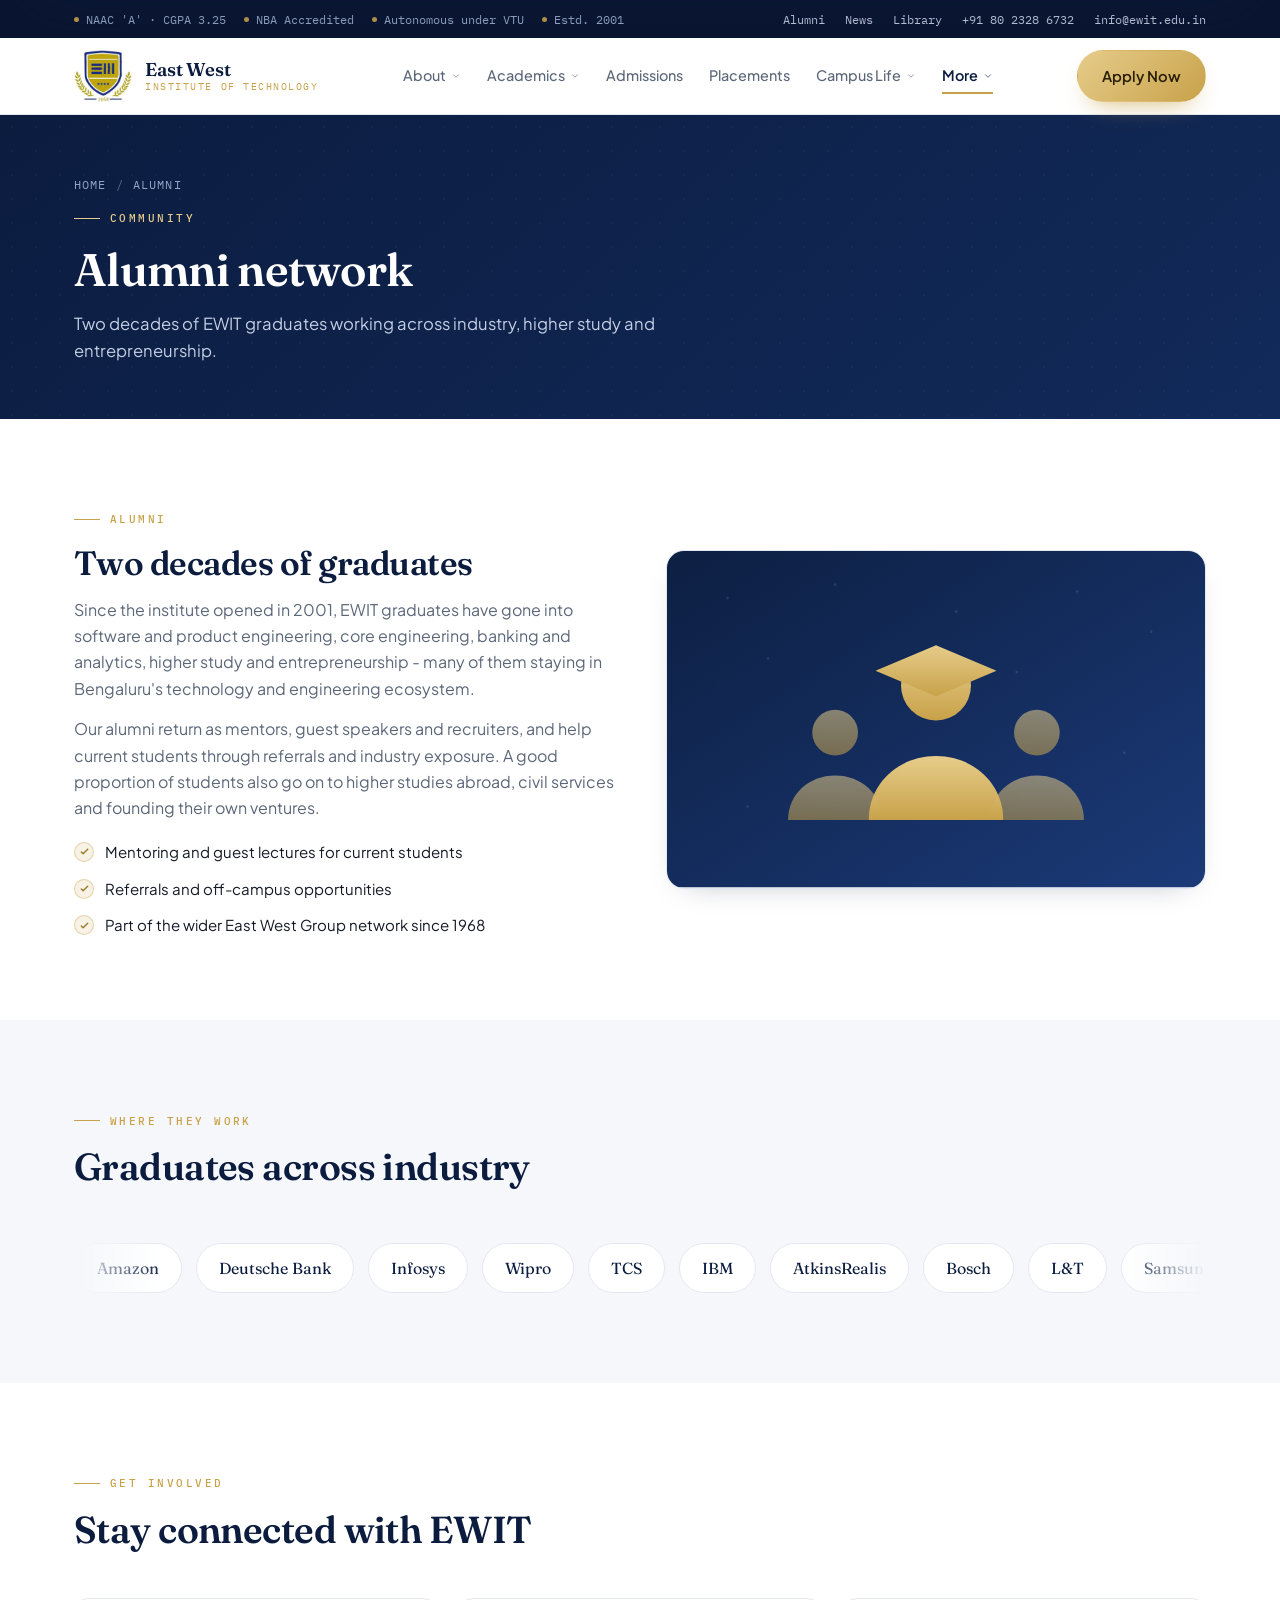
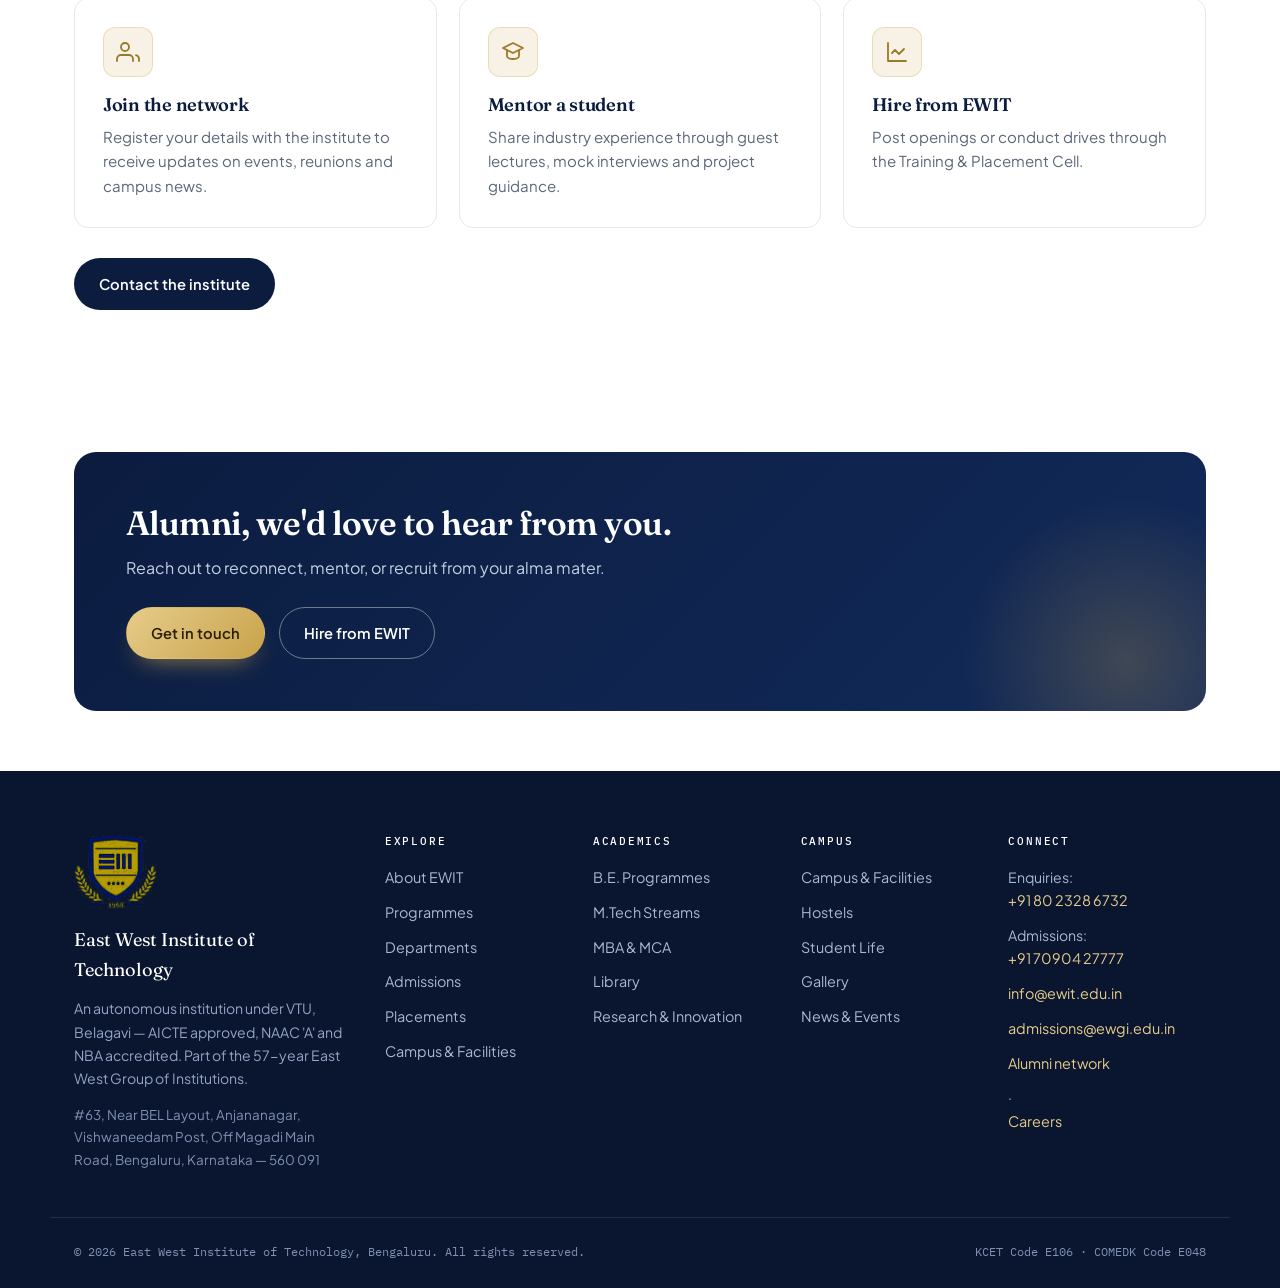
<file: alumni.html>
<!DOCTYPE html>
<html lang="en">
<head>
<meta charset="UTF-8" />
<meta name="viewport" content="width=device-width, initial-scale=1.0" />
<title>Alumni | East West Institute of Technology, Bengaluru</title>
<meta name="description" content="The EWIT alumni network - graduates across software, core engineering, banking and analytics, and ways to stay connected." />
<link rel="icon" href="assets/img/favicon.png" type="image/png" />
<link rel="preconnect" href="https://fonts.googleapis.com" />
<link rel="preconnect" href="https://fonts.gstatic.com" crossorigin />
<link href="https://fonts.googleapis.com/css2?family=Fraunces:opsz,wght@9..144,400;9..144,500;9..144,600;9..144,700&family=Plus+Jakarta+Sans:wght@400;500;600;700&family=IBM+Plex+Mono:wght@400;500&display=swap" rel="stylesheet" />
<link rel="stylesheet" href="assets/css/style.css" />
</head>
<body>
<a class="skip" href="#main">Skip to content</a>

<div class="topbar">
  <div class="container topbar-inner">
    <div class="topbar-left">
      <span>NAAC 'A' &middot; CGPA 3.25</span>
      <span>NBA Accredited</span>
      <span>Autonomous under VTU</span>
      <span>Estd. 2001</span>
    </div>
    <div class="topbar-right">
      <a href="alumni.html">Alumni</a>
      <a href="news.html">News</a>
      <a href="library.html">Library</a>
      <a href="tel:+918023286732">+91 80 2328 6732</a>
      <a href="mailto:info@ewit.edu.in">info@ewit.edu.in</a>
    </div>
  </div>
</div>

<header class="site-header" id="siteHeader">
  <div class="container header-inner">
    <a class="brand" href="index.html">
      <img class="brand-crest" src="assets/img/logo.png" alt="East West Institute of Technology crest" />
      <span class="brand-text"><span class="brand-top">East West</span><span class="brand-sub">Institute of Technology</span></span>
    </a>
    <nav class="nav" aria-label="Primary">
      <div class="nav-item has-drop">
        <a href="about.html">About <svg class="caret" viewBox="0 0 24 24" fill="none" stroke="currentColor" stroke-width="2.4" stroke-linecap="round" stroke-linejoin="round"><path d="m6 9 6 6 6-6"/></svg></a>
        <div class="drop">
          <a href="about.html">About EWIT</a>
          <a href="about.html#leadership">Leadership &amp; Governance</a>
          <a href="about.html#accreditation">Accreditation</a>
          <a href="campus.html">Campus &amp; Facilities</a>
        </div>
      </div>
      <div class="nav-item has-drop">
        <a href="programmes.html">Academics <svg class="caret" viewBox="0 0 24 24" fill="none" stroke="currentColor" stroke-width="2.4" stroke-linecap="round" stroke-linejoin="round"><path d="m6 9 6 6 6-6"/></svg></a>
        <div class="drop">
          <a href="programmes.html">Programmes</a>
          <a href="departments.html">Departments</a>
          <a href="library.html">Library</a>
          <a href="research.html">Research &amp; Innovation</a>
        </div>
      </div>
      <a href="admissions.html">Admissions</a>
      <a href="placements.html">Placements</a>
      <div class="nav-item has-drop">
        <a href="campus.html">Campus Life <svg class="caret" viewBox="0 0 24 24" fill="none" stroke="currentColor" stroke-width="2.4" stroke-linecap="round" stroke-linejoin="round"><path d="m6 9 6 6 6-6"/></svg></a>
        <div class="drop">
          <a href="campus.html">Campus &amp; Facilities</a>
          <a href="student-life.html">Student Life</a>
          <a href="campus.html#hostels">Hostels</a>
          <a href="gallery.html">Gallery</a>
        </div>
      </div>
      <div class="nav-item has-drop">
        <a href="news.html">More <svg class="caret" viewBox="0 0 24 24" fill="none" stroke="currentColor" stroke-width="2.4" stroke-linecap="round" stroke-linejoin="round"><path d="m6 9 6 6 6-6"/></svg></a>
        <div class="drop">
          <a href="news.html">News &amp; Events</a>
          <a href="gallery.html">Gallery</a>
          <a href="alumni.html">Alumni</a>
          <a href="contact.html">Contact</a>
        </div>
      </div>
    </nav>
    <div class="header-cta">
      <a class="btn btn-gold" href="admissions.html">Apply Now</a>
      <button class="hamburger" id="hamburger" aria-label="Open menu" aria-expanded="false"><span></span><span></span><span></span></button>
    </div>
  </div>
</header>

<div class="mobile-nav" id="mobileNav">
  <div class="mn-group">About</div>
  <a href="about.html">About EWIT</a>
  <a href="about.html#leadership">Leadership &amp; Governance</a>
  <a href="about.html#accreditation">Accreditation</a>
  <div class="mn-group">Academics</div>
  <a href="programmes.html">Programmes</a>
  <a href="departments.html">Departments</a>
  <a href="library.html">Library</a>
  <a href="research.html">Research &amp; Innovation</a>
  <div class="mn-group">Admissions &amp; Placements</div>
  <a href="admissions.html">Admissions</a>
  <a href="placements.html">Placements</a>
  <div class="mn-group">Campus</div>
  <a href="campus.html">Campus &amp; Facilities</a>
  <a href="student-life.html">Student Life</a>
  <a href="gallery.html">Gallery</a>
  <div class="mn-group">More</div>
  <a href="news.html">News &amp; Events</a>
  <a href="alumni.html">Alumni</a>
  <a href="contact.html">Contact</a>
  <a class="btn btn-gold" href="admissions.html">Apply Now</a>
</div>

<main id="main">

  <section class="page-hero">
    <div class="container">
      <div class="crumb"><a href="index.html">Home</a><span class="sep">/</span><span>Alumni</span></div>
      <span class="eyebrow">Community</span>
      <h1>Alumni network</h1>
      <p>Two decades of EWIT graduates working across industry, higher study and entrepreneurship.</p>
    </div>
  </section>

  <section class="section">
    <div class="container split">
      <div class="split-body reveal">
        <span class="eyebrow">Alumni</span>
        <h2>Two decades of graduates</h2>
        <p>Since the institute opened in 2001, EWIT graduates have gone into software and product engineering, core engineering, banking and analytics, higher study and entrepreneurship - many of them staying in Bengaluru's technology and engineering ecosystem.</p>
        <p>Our alumni return as mentors, guest speakers and recruiters, and help current students through referrals and industry exposure. A good proportion of students also go on to higher studies abroad, civil services and founding their own ventures.</p>
        <ul class="check-list">
          <li><span class="tick"><svg viewBox="0 0 24 24" fill="none" stroke="currentColor" stroke-width="3" stroke-linecap="round" stroke-linejoin="round"><path d="m5 13 4 4L19 7"/></svg></span>Mentoring and guest lectures for current students</li>
          <li><span class="tick"><svg viewBox="0 0 24 24" fill="none" stroke="currentColor" stroke-width="3" stroke-linecap="round" stroke-linejoin="round"><path d="m5 13 4 4L19 7"/></svg></span>Referrals and off-campus opportunities</li>
          <li><span class="tick"><svg viewBox="0 0 24 24" fill="none" stroke="currentColor" stroke-width="3" stroke-linecap="round" stroke-linejoin="round"><path d="m5 13 4 4L19 7"/></svg></span>Part of the wider East West Group network since 1968</li>
        </ul>
      </div>
      <div class="split-media reveal"><svg viewBox="0 0 800 500" role="img" aria-hidden="true" preserveAspectRatio="xMidYMid slice"><defs><linearGradient id="tg8" x1="0" y1="0" x2="1" y2="1"><stop offset="0" stop-color="#0d1f42"/><stop offset="1" stop-color="#1b3a78"/></linearGradient><linearGradient id="tgg8" x1="0" y1="0" x2="0" y2="1"><stop offset="0" stop-color="#e6cc8a"/><stop offset="1" stop-color="#c8a24a"/></linearGradient></defs><rect width="800" height="500" fill="url(#tg8)"/><g fill="#ffffff" opacity="0.10"><circle cx="90" cy="70" r="2"/><circle cx="250" cy="50" r="2"/><circle cx="430" cy="90" r="2"/><circle cx="610" cy="60" r="2"/><circle cx="720" cy="120" r="2"/><circle cx="150" cy="160" r="2"/><circle cx="520" cy="180" r="2"/><circle cx="680" cy="300" r="2"/><circle cx="120" cy="380" r="2"/></g><g fill="url(#tgg8)"><circle cx="400" cy="200" r="52"/><path d="M300 400c0-55 45-95 100-95s100 40 100 95z"/><path d="M310 178 400 140l90 38-90 38z"/></g><g fill="url(#tgg8)" opacity="0.55"><circle cx="250" cy="270" r="34"/><circle cx="550" cy="270" r="34"/><path d="M180 400c0-38 31-66 70-66s70 28 70 66z"/><path d="M480 400c0-38 31-66 70-66s70 28 70 66z"/></g></svg></div>
    </div>
  </section>

  <section class="section alt">
    <div class="container">
      <div class="section-head reveal"><span class="eyebrow">Where they work</span><h2>Graduates across industry</h2></div>
      <div class="marquee reveal" aria-label="Companies employing EWIT graduates">
        <div class="marquee-track">
          <span>Amazon</span><span>Deutsche Bank</span><span>Infosys</span><span>Wipro</span><span>TCS</span><span>IBM</span><span>AtkinsRealis</span><span>Bosch</span><span>L&amp;T</span><span>Samsung</span><span>Cisco</span><span>Accenture</span><span>Capgemini</span><span>PwC India</span><span>Deloitte</span><span>Swiggy</span>
          <span>Amazon</span><span>Deutsche Bank</span><span>Infosys</span><span>Wipro</span><span>TCS</span><span>IBM</span><span>AtkinsRealis</span><span>Bosch</span><span>L&amp;T</span><span>Samsung</span><span>Cisco</span><span>Accenture</span><span>Capgemini</span><span>PwC India</span><span>Deloitte</span><span>Swiggy</span>
        </div>
      </div>
    </div>
  </section>

  <section class="section">
    <div class="container">
      <div class="section-head reveal"><span class="eyebrow">Get involved</span><h2>Stay connected with EWIT</h2></div>
      <div class="grid grid-3">
        <div class="card reveal"><div class="ico"><svg viewBox="0 0 24 24" fill="none" stroke="currentColor" stroke-width="1.8" stroke-linecap="round" stroke-linejoin="round"><path d="M17 21v-2a4 4 0 0 0-4-4H5a4 4 0 0 0-4 4v2"/><circle cx="9" cy="7" r="4"/><path d="M23 21v-2a4 4 0 0 0-3-3.87"/></svg></div><h3>Join the network</h3><p>Register your details with the institute to receive updates on events, reunions and campus news.</p></div>
        <div class="card reveal"><div class="ico"><svg viewBox="0 0 24 24" fill="none" stroke="currentColor" stroke-width="1.8" stroke-linecap="round" stroke-linejoin="round"><path d="M12 3 2 8l10 5 10-5-10-5z"/><path d="M6 10.5V16c0 1.7 2.7 3 6 3s6-1.3 6-3v-5.5"/></svg></div><h3>Mentor a student</h3><p>Share industry experience through guest lectures, mock interviews and project guidance.</p></div>
        <div class="card reveal"><div class="ico"><svg viewBox="0 0 24 24" fill="none" stroke="currentColor" stroke-width="1.8" stroke-linecap="round" stroke-linejoin="round"><path d="M3 3v18h18"/><path d="m19 9-5 5-4-4-3 3"/></svg></div><h3>Hire from EWIT</h3><p>Post openings or conduct drives through the Training &amp; Placement Cell.</p></div>
      </div>
      <div style="margin-top:30px"><a class="btn btn-navy" href="contact.html">Contact the institute</a></div>
    </div>
  </section>

  <section class="section tight">
    <div class="container">
      <div class="cta-band reveal">
        <div class="cta-inner">
          <div>
            <h2>Alumni, we'd love to hear from you.</h2>
            <p>Reach out to reconnect, mentor, or recruit from your alma mater.</p>
            <div class="actions">
              <a class="btn btn-gold" href="contact.html">Get in touch</a>
              <a class="btn btn-outline-light" href="placements.html">Hire from EWIT</a>
            </div>
          </div>
        </div>
      </div>
    </div>
  </section>

</main>

<footer class="site-footer">
  <div class="container footer-top">
    <div class="footer-brand">
      <img class="footer-crest" src="assets/img/logo.png" alt="East West Institute of Technology logo" />
      <p class="footer-name">East West Institute of Technology</p>
      <p class="footer-desc">An autonomous institution under VTU, Belagavi &mdash; AICTE approved, NAAC 'A' and NBA accredited. Part of the 57-year East West Group of Institutions.</p>
      <p class="footer-addr">#63, Near BEL Layout, Anjananagar, Vishwaneedam Post, Off Magadi Main Road, Bengaluru, Karnataka &mdash; 560 091</p>
    </div>
    <div class="footer-col"><h4>Explore</h4>
      <a href="about.html">About EWIT</a>
      <a href="programmes.html">Programmes</a>
      <a href="departments.html">Departments</a>
      <a href="admissions.html">Admissions</a>
      <a href="placements.html">Placements</a>
      <a href="campus.html">Campus &amp; Facilities</a>
    </div>
    <div class="footer-col"><h4>Academics</h4>
      <a href="programmes.html">B.E. Programmes</a>
      <a href="programmes.html">M.Tech Streams</a>
      <a href="programmes.html">MBA &amp; MCA</a>
      <a href="library.html">Library</a>
      <a href="research.html">Research &amp; Innovation</a>
    </div>
    <div class="footer-col"><h4>Campus</h4>
      <a href="campus.html">Campus &amp; Facilities</a>
      <a href="campus.html#hostels">Hostels</a>
      <a href="student-life.html">Student Life</a>
      <a href="gallery.html">Gallery</a>
      <a href="news.html">News &amp; Events</a>
    </div>
    <div class="footer-col"><h4>Connect</h4>
      <ul class="footer-contact">
        <li>Enquiries: <a href="tel:+918023286732">+91 80 2328 6732</a></li>
        <li>Admissions: <a href="tel:+917090427777">+91 70904 27777</a></li>
        <li><a href="mailto:info@ewit.edu.in">info@ewit.edu.in</a></li>
        <li><a href="mailto:admissions@ewgi.edu.in">admissions@ewgi.edu.in</a></li>
        <li><a href="alumni.html">Alumni network</a> &middot; <a href="contact.html">Careers</a></li>
      </ul>
    </div>
  </div>
  <div class="container footer-bottom">
    <span>&copy; <span id="year"></span> East West Institute of Technology, Bengaluru. All rights reserved.</span>
    <span>KCET Code E106 &middot; COMEDK Code E048</span>
  </div>
</footer>

<button class="to-top" id="toTop" aria-label="Back to top">
  <svg viewBox="0 0 24 24" fill="none" stroke="currentColor" stroke-width="2" stroke-linecap="round" stroke-linejoin="round"><path d="M12 19V5M5 12l7-7 7 7"/></svg>
</button>

<div class="lightbox" id="lightbox" role="dialog" aria-label="Enlarged view">
  <div class="lb-wrap">
    <div class="lb-inner"><div class="lb-holder"></div></div>
    <button class="lb-close" aria-label="Close">&times;</button>
  </div>
</div>
<script src="assets/js/main.js"></script>
</body>
</html>
</file>
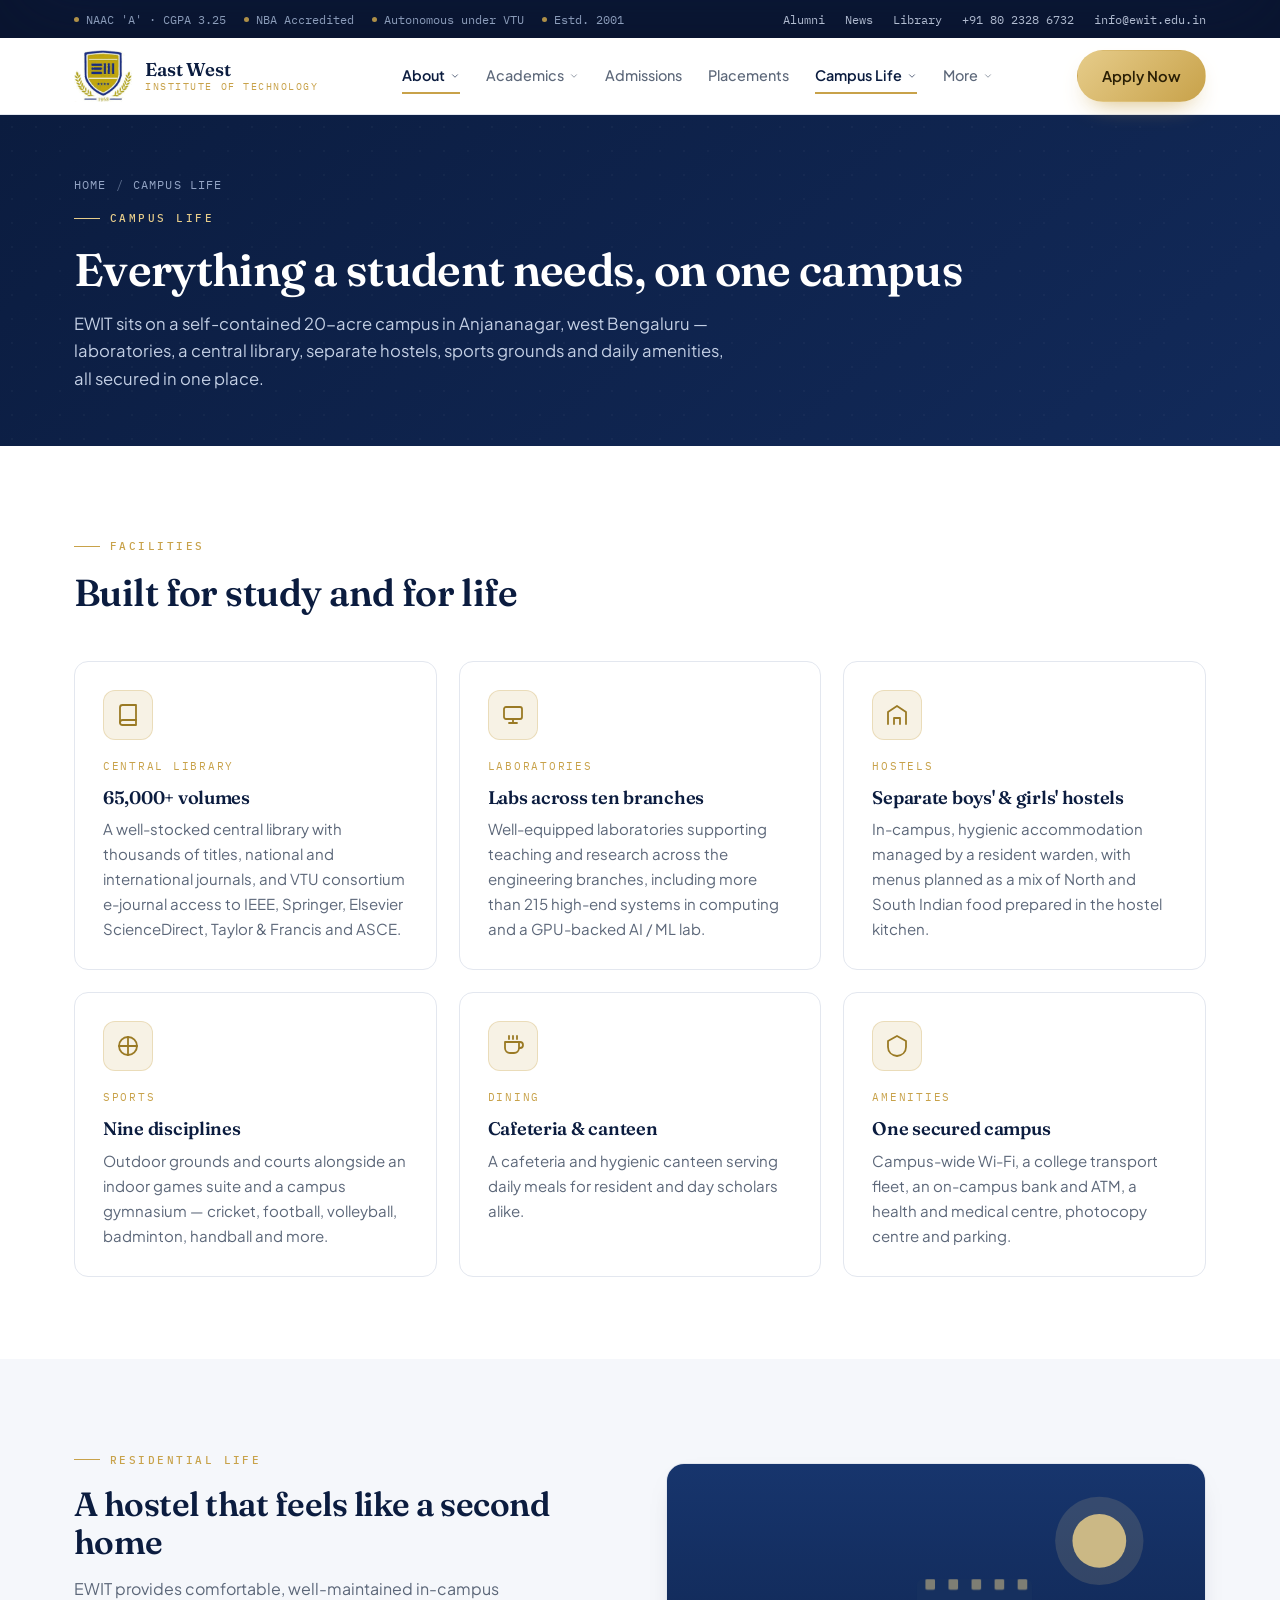
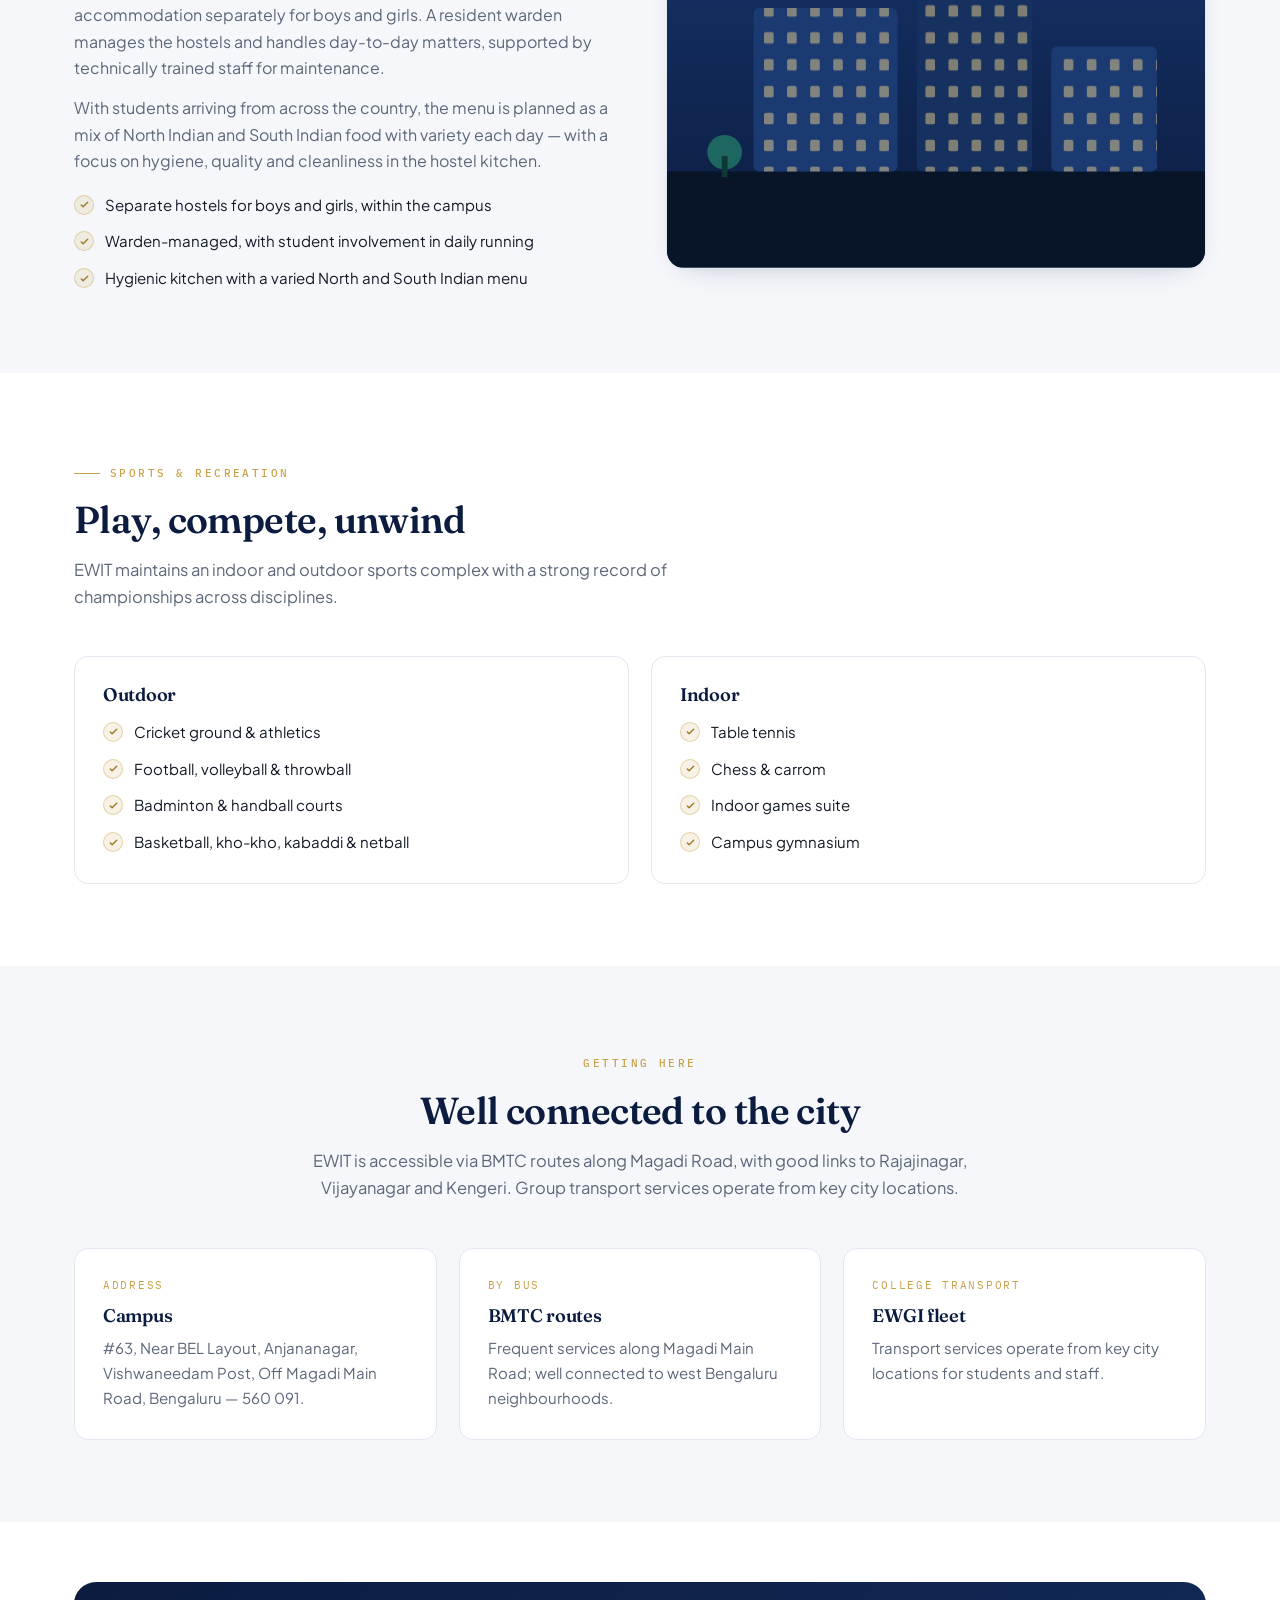
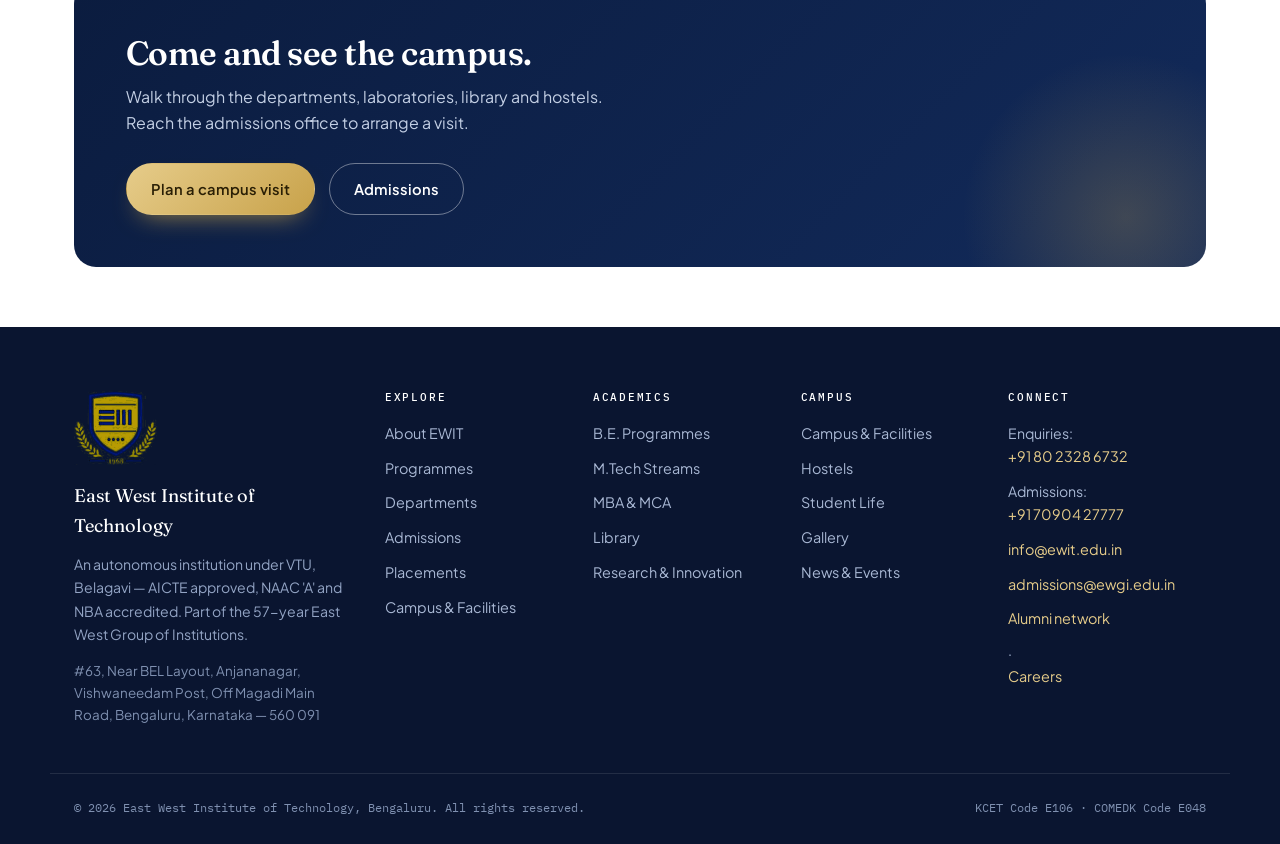
<file: campus.html>
<!DOCTYPE html>
<html lang="en">
<head>
<meta charset="UTF-8" />
<meta name="viewport" content="width=device-width, initial-scale=1.0" />
<title>Campus Life | East West Institute of Technology, Bengaluru</title>
<meta name="description" content="Campus life at EWIT Bengaluru — a self-contained 20-acre campus with laboratories, a 65,000-volume central library, separate hostels, sports grounds and daily amenities." />
<link rel="icon" href="assets/img/favicon.png" type="image/png" />
<link rel="preconnect" href="https://fonts.googleapis.com" />
<link rel="preconnect" href="https://fonts.gstatic.com" crossorigin />
<link href="https://fonts.googleapis.com/css2?family=Fraunces:opsz,wght@9..144,400;9..144,500;9..144,600;9..144,700&family=Plus+Jakarta+Sans:wght@400;500;600;700&family=IBM+Plex+Mono:wght@400;500&display=swap" rel="stylesheet" />
<link rel="stylesheet" href="assets/css/style.css" />
</head>
<body>
<a class="skip" href="#main">Skip to content</a>

<div class="topbar">
  <div class="container topbar-inner">
    <div class="topbar-left">
      <span>NAAC 'A' &middot; CGPA 3.25</span>
      <span>NBA Accredited</span>
      <span>Autonomous under VTU</span>
      <span>Estd. 2001</span>
    </div>
    <div class="topbar-right">
      <a href="alumni.html">Alumni</a>
      <a href="news.html">News</a>
      <a href="library.html">Library</a>
      <a href="tel:+918023286732">+91 80 2328 6732</a>
      <a href="mailto:info@ewit.edu.in">info@ewit.edu.in</a>
    </div>
  </div>
</div>

<header class="site-header" id="siteHeader">
  <div class="container header-inner">
    <a class="brand" href="index.html">
      <img class="brand-crest" src="assets/img/logo.png" alt="East West Institute of Technology crest" />
      <span class="brand-text"><span class="brand-top">East West</span><span class="brand-sub">Institute of Technology</span></span>
    </a>
    <nav class="nav" aria-label="Primary">
      <div class="nav-item has-drop">
        <a href="about.html">About <svg class="caret" viewBox="0 0 24 24" fill="none" stroke="currentColor" stroke-width="2.4" stroke-linecap="round" stroke-linejoin="round"><path d="m6 9 6 6 6-6"/></svg></a>
        <div class="drop">
          <a href="about.html">About EWIT</a>
          <a href="about.html#leadership">Leadership &amp; Governance</a>
          <a href="about.html#accreditation">Accreditation</a>
          <a href="campus.html">Campus &amp; Facilities</a>
        </div>
      </div>
      <div class="nav-item has-drop">
        <a href="programmes.html">Academics <svg class="caret" viewBox="0 0 24 24" fill="none" stroke="currentColor" stroke-width="2.4" stroke-linecap="round" stroke-linejoin="round"><path d="m6 9 6 6 6-6"/></svg></a>
        <div class="drop">
          <a href="programmes.html">Programmes</a>
          <a href="departments.html">Departments</a>
          <a href="library.html">Library</a>
          <a href="research.html">Research &amp; Innovation</a>
        </div>
      </div>
      <a href="admissions.html">Admissions</a>
      <a href="placements.html">Placements</a>
      <div class="nav-item has-drop">
        <a href="campus.html">Campus Life <svg class="caret" viewBox="0 0 24 24" fill="none" stroke="currentColor" stroke-width="2.4" stroke-linecap="round" stroke-linejoin="round"><path d="m6 9 6 6 6-6"/></svg></a>
        <div class="drop">
          <a href="campus.html">Campus &amp; Facilities</a>
          <a href="student-life.html">Student Life</a>
          <a href="campus.html#hostels">Hostels</a>
          <a href="gallery.html">Gallery</a>
        </div>
      </div>
      <div class="nav-item has-drop">
        <a href="news.html">More <svg class="caret" viewBox="0 0 24 24" fill="none" stroke="currentColor" stroke-width="2.4" stroke-linecap="round" stroke-linejoin="round"><path d="m6 9 6 6 6-6"/></svg></a>
        <div class="drop">
          <a href="news.html">News &amp; Events</a>
          <a href="gallery.html">Gallery</a>
          <a href="alumni.html">Alumni</a>
          <a href="contact.html">Contact</a>
        </div>
      </div>
    </nav>
    <div class="header-cta">
      <a class="btn btn-gold" href="admissions.html">Apply Now</a>
      <button class="hamburger" id="hamburger" aria-label="Open menu" aria-expanded="false"><span></span><span></span><span></span></button>
    </div>
  </div>
</header>

<div class="mobile-nav" id="mobileNav">
  <div class="mn-group">About</div>
  <a href="about.html">About EWIT</a>
  <a href="about.html#leadership">Leadership &amp; Governance</a>
  <a href="about.html#accreditation">Accreditation</a>
  <div class="mn-group">Academics</div>
  <a href="programmes.html">Programmes</a>
  <a href="departments.html">Departments</a>
  <a href="library.html">Library</a>
  <a href="research.html">Research &amp; Innovation</a>
  <div class="mn-group">Admissions &amp; Placements</div>
  <a href="admissions.html">Admissions</a>
  <a href="placements.html">Placements</a>
  <div class="mn-group">Campus</div>
  <a href="campus.html">Campus &amp; Facilities</a>
  <a href="student-life.html">Student Life</a>
  <a href="gallery.html">Gallery</a>
  <div class="mn-group">More</div>
  <a href="news.html">News &amp; Events</a>
  <a href="alumni.html">Alumni</a>
  <a href="contact.html">Contact</a>
  <a class="btn btn-gold" href="admissions.html">Apply Now</a>
</div>

<main id="main">

  <section class="page-hero">
    <div class="container">
      <div class="crumb"><a href="index.html">Home</a><span class="sep">/</span><span>Campus Life</span></div>
      <span class="eyebrow">Campus life</span>
      <h1>Everything a student needs, on one campus</h1>
      <p>EWIT sits on a self-contained 20-acre campus in Anjananagar, west Bengaluru — laboratories, a central library, separate hostels, sports grounds and daily amenities, all secured in one place.</p>
    </div>
  </section>

  <section class="section">
    <div class="container">
      <div class="section-head reveal">
        <span class="eyebrow">Facilities</span>
        <h2>Built for study and for life</h2>
      </div>
      <div class="grid grid-3">
        <div class="card reveal">
          <div class="ico"><svg viewBox="0 0 24 24" fill="none" stroke="currentColor" stroke-width="1.8" stroke-linecap="round" stroke-linejoin="round"><path d="M4 19.5A2.5 2.5 0 0 1 6.5 17H20"/><path d="M6.5 2H20v20H6.5A2.5 2.5 0 0 1 4 19.5v-15A2.5 2.5 0 0 1 6.5 2z"/></svg></div>
          <div class="kicker">Central Library</div>
          <h3>65,000+ volumes</h3>
          <p>A well-stocked central library with thousands of titles, national and international journals, and VTU consortium e-journal access to IEEE, Springer, Elsevier ScienceDirect, Taylor &amp; Francis and ASCE.</p>
        </div>
        <div class="card reveal">
          <div class="ico"><svg viewBox="0 0 24 24" fill="none" stroke="currentColor" stroke-width="1.8" stroke-linecap="round" stroke-linejoin="round"><rect x="3" y="4" width="18" height="12" rx="2"/><path d="M8 20h8M12 16v4"/></svg></div>
          <div class="kicker">Laboratories</div>
          <h3>Labs across ten branches</h3>
          <p>Well-equipped laboratories supporting teaching and research across the engineering branches, including more than 215 high-end systems in computing and a GPU-backed AI / ML lab.</p>
        </div>
        <div class="card reveal">
          <div class="ico"><svg viewBox="0 0 24 24" fill="none" stroke="currentColor" stroke-width="1.8" stroke-linecap="round" stroke-linejoin="round"><path d="M3 21V9l9-6 9 6v12"/><path d="M9 21v-6h6v6"/></svg></div>
          <div class="kicker">Hostels</div>
          <h3>Separate boys' &amp; girls' hostels</h3>
          <p>In-campus, hygienic accommodation managed by a resident warden, with menus planned as a mix of North and South Indian food prepared in the hostel kitchen.</p>
        </div>
        <div class="card reveal">
          <div class="ico"><svg viewBox="0 0 24 24" fill="none" stroke="currentColor" stroke-width="1.8" stroke-linecap="round" stroke-linejoin="round"><circle cx="12" cy="12" r="9"/><path d="M12 3v18M3 12h18"/></svg></div>
          <div class="kicker">Sports</div>
          <h3>Nine disciplines</h3>
          <p>Outdoor grounds and courts alongside an indoor games suite and a campus gymnasium — cricket, football, volleyball, badminton, handball and more.</p>
        </div>
        <div class="card reveal">
          <div class="ico"><svg viewBox="0 0 24 24" fill="none" stroke="currentColor" stroke-width="1.8" stroke-linecap="round" stroke-linejoin="round"><path d="M18 8h1a3 3 0 0 1 0 6h-1M4 8h14v6a5 5 0 0 1-5 5H9a5 5 0 0 1-5-5V8zM8 2v3M12 2v3M16 2v3"/></svg></div>
          <div class="kicker">Dining</div>
          <h3>Cafeteria &amp; canteen</h3>
          <p>A cafeteria and hygienic canteen serving daily meals for resident and day scholars alike.</p>
        </div>
        <div class="card reveal">
          <div class="ico"><svg viewBox="0 0 24 24" fill="none" stroke="currentColor" stroke-width="1.8" stroke-linecap="round" stroke-linejoin="round"><path d="M12 2 3 7v6c0 5 3.8 8.4 9 9 5.2-.6 9-4 9-9V7l-9-5z"/></svg></div>
          <div class="kicker">Amenities</div>
          <h3>One secured campus</h3>
          <p>Campus-wide Wi-Fi, a college transport fleet, an on-campus bank and ATM, a health and medical centre, photocopy centre and parking.</p>
        </div>
      </div>
    </div>
  </section>

  <section class="section alt">
    <div class="container split reverse">
      <div class="split-media reveal">
        <svg viewBox="0 0 560 420" role="img" aria-label="Illustration of hostel and residential life">
          <defs><linearGradient id="hg" x1="0" y1="0" x2="0" y2="1"><stop offset="0" stop-color="#17356d"/><stop offset="1" stop-color="#0b1c3f"/></linearGradient>
          <linearGradient id="hgg" x1="0" y1="0" x2="0" y2="1"><stop offset="0" stop-color="#e6cc8a"/><stop offset="1" stop-color="#c8a24a"/></linearGradient>
          <pattern id="hwin" width="24" height="28" patternUnits="userSpaceOnUse"><rect x="5" y="7" width="10" height="12" rx="2" fill="#e6cc8a" opacity="0.5"/></pattern></defs>
          <rect width="560" height="420" fill="url(#hg)"/>
          <circle cx="450" cy="80" r="46" fill="#e6cc8a" opacity="0.15"/>
          <circle cx="450" cy="80" r="28" fill="#e6cc8a" opacity="0.85"/>
          <rect y="320" width="560" height="100" fill="#081428"/>
          <rect x="90" y="150" width="150" height="170" rx="6" fill="#1c3a72"/>
          <rect x="90" y="150" width="150" height="170" rx="6" fill="url(#hwin)"/>
          <rect x="260" y="120" width="120" height="200" rx="6" fill="#16305f"/>
          <rect x="260" y="120" width="120" height="200" rx="6" fill="url(#hwin)"/>
          <rect x="400" y="190" width="110" height="130" rx="6" fill="#1c3a72"/>
          <rect x="400" y="190" width="110" height="130" rx="6" fill="url(#hwin)"/>
          <g fill="#1f6f63" opacity="0.9"><circle cx="60" cy="300" r="18"/><rect x="57" y="304" width="6" height="22" fill="#0d3b34"/></g>
          <path d="M240 340 h180" stroke="url(#hgg)" stroke-width="3" stroke-linecap="round"/>
        </svg>
      </div>
      <div class="split-body reveal">
        <span class="eyebrow">Residential life</span>
        <h2>A hostel that feels like a second home</h2>
        <p>EWIT provides comfortable, well-maintained in-campus accommodation separately for boys and girls. A resident warden manages the hostels and handles day-to-day matters, supported by technically trained staff for maintenance.</p>
        <p>With students arriving from across the country, the menu is planned as a mix of North Indian and South Indian food with variety each day — with a focus on hygiene, quality and cleanliness in the hostel kitchen.</p>
        <ul class="check-list">
          <li><span class="tick"><svg viewBox="0 0 24 24" fill="none" stroke="currentColor" stroke-width="3" stroke-linecap="round" stroke-linejoin="round"><path d="m5 13 4 4L19 7"/></svg></span>Separate hostels for boys and girls, within the campus</li>
          <li><span class="tick"><svg viewBox="0 0 24 24" fill="none" stroke="currentColor" stroke-width="3" stroke-linecap="round" stroke-linejoin="round"><path d="m5 13 4 4L19 7"/></svg></span>Warden-managed, with student involvement in daily running</li>
          <li><span class="tick"><svg viewBox="0 0 24 24" fill="none" stroke="currentColor" stroke-width="3" stroke-linecap="round" stroke-linejoin="round"><path d="m5 13 4 4L19 7"/></svg></span>Hygienic kitchen with a varied North and South Indian menu</li>
        </ul>
      </div>
    </div>
  </section>

  <section class="section">
    <div class="container">
      <div class="section-head reveal">
        <span class="eyebrow">Sports &amp; recreation</span>
        <h2>Play, compete, unwind</h2>
        <p>EWIT maintains an indoor and outdoor sports complex with a strong record of championships across disciplines.</p>
      </div>
      <div class="grid grid-2">
        <div class="card reveal">
          <h3>Outdoor</h3>
          <ul class="check-list" style="margin-top:14px">
            <li><span class="tick"><svg viewBox="0 0 24 24" fill="none" stroke="currentColor" stroke-width="3" stroke-linecap="round" stroke-linejoin="round"><path d="m5 13 4 4L19 7"/></svg></span>Cricket ground &amp; athletics</li>
            <li><span class="tick"><svg viewBox="0 0 24 24" fill="none" stroke="currentColor" stroke-width="3" stroke-linecap="round" stroke-linejoin="round"><path d="m5 13 4 4L19 7"/></svg></span>Football, volleyball &amp; throwball</li>
            <li><span class="tick"><svg viewBox="0 0 24 24" fill="none" stroke="currentColor" stroke-width="3" stroke-linecap="round" stroke-linejoin="round"><path d="m5 13 4 4L19 7"/></svg></span>Badminton &amp; handball courts</li>
            <li><span class="tick"><svg viewBox="0 0 24 24" fill="none" stroke="currentColor" stroke-width="3" stroke-linecap="round" stroke-linejoin="round"><path d="m5 13 4 4L19 7"/></svg></span>Basketball, kho-kho, kabaddi &amp; netball</li>
          </ul>
        </div>
        <div class="card reveal">
          <h3>Indoor</h3>
          <ul class="check-list" style="margin-top:14px">
            <li><span class="tick"><svg viewBox="0 0 24 24" fill="none" stroke="currentColor" stroke-width="3" stroke-linecap="round" stroke-linejoin="round"><path d="m5 13 4 4L19 7"/></svg></span>Table tennis</li>
            <li><span class="tick"><svg viewBox="0 0 24 24" fill="none" stroke="currentColor" stroke-width="3" stroke-linecap="round" stroke-linejoin="round"><path d="m5 13 4 4L19 7"/></svg></span>Chess &amp; carrom</li>
            <li><span class="tick"><svg viewBox="0 0 24 24" fill="none" stroke="currentColor" stroke-width="3" stroke-linecap="round" stroke-linejoin="round"><path d="m5 13 4 4L19 7"/></svg></span>Indoor games suite</li>
            <li><span class="tick"><svg viewBox="0 0 24 24" fill="none" stroke="currentColor" stroke-width="3" stroke-linecap="round" stroke-linejoin="round"><path d="m5 13 4 4L19 7"/></svg></span>Campus gymnasium</li>
          </ul>
        </div>
      </div>
    </div>
  </section>

  <section class="section alt">
    <div class="container">
      <div class="section-head center reveal">
        <span class="eyebrow center">Getting here</span>
        <h2>Well connected to the city</h2>
        <p>EWIT is accessible via BMTC routes along Magadi Road, with good links to Rajajinagar, Vijayanagar and Kengeri. Group transport services operate from key city locations.</p>
      </div>
      <div class="grid grid-3">
        <div class="card reveal"><div class="kicker">Address</div><h3>Campus</h3><p>#63, Near BEL Layout, Anjananagar, Vishwaneedam Post, Off Magadi Main Road, Bengaluru — 560 091.</p></div>
        <div class="card reveal"><div class="kicker">By bus</div><h3>BMTC routes</h3><p>Frequent services along Magadi Main Road; well connected to west Bengaluru neighbourhoods.</p></div>
        <div class="card reveal"><div class="kicker">College transport</div><h3>EWGI fleet</h3><p>Transport services operate from key city locations for students and staff.</p></div>
      </div>
    </div>
  </section>

  <section class="section tight">
    <div class="container">
      <div class="cta-band reveal">
        <div class="cta-inner">
          <div>
            <h2>Come and see the campus.</h2>
            <p>Walk through the departments, laboratories, library and hostels. Reach the admissions office to arrange a visit.</p>
            <div class="actions">
              <a class="btn btn-gold" href="contact.html">Plan a campus visit</a>
              <a class="btn btn-outline-light" href="admissions.html">Admissions</a>
            </div>
          </div>
        </div>
      </div>
    </div>
  </section>

</main>

<footer class="site-footer">
  <div class="container footer-top">
    <div class="footer-brand">
      <img class="footer-crest" src="assets/img/logo.png" alt="East West Institute of Technology logo" />
      <p class="footer-name">East West Institute of Technology</p>
      <p class="footer-desc">An autonomous institution under VTU, Belagavi &mdash; AICTE approved, NAAC 'A' and NBA accredited. Part of the 57-year East West Group of Institutions.</p>
      <p class="footer-addr">#63, Near BEL Layout, Anjananagar, Vishwaneedam Post, Off Magadi Main Road, Bengaluru, Karnataka &mdash; 560 091</p>
    </div>
    <div class="footer-col"><h4>Explore</h4>
      <a href="about.html">About EWIT</a>
      <a href="programmes.html">Programmes</a>
      <a href="departments.html">Departments</a>
      <a href="admissions.html">Admissions</a>
      <a href="placements.html">Placements</a>
      <a href="campus.html">Campus &amp; Facilities</a>
    </div>
    <div class="footer-col"><h4>Academics</h4>
      <a href="programmes.html">B.E. Programmes</a>
      <a href="programmes.html">M.Tech Streams</a>
      <a href="programmes.html">MBA &amp; MCA</a>
      <a href="library.html">Library</a>
      <a href="research.html">Research &amp; Innovation</a>
    </div>
    <div class="footer-col"><h4>Campus</h4>
      <a href="campus.html">Campus &amp; Facilities</a>
      <a href="campus.html#hostels">Hostels</a>
      <a href="student-life.html">Student Life</a>
      <a href="gallery.html">Gallery</a>
      <a href="news.html">News &amp; Events</a>
    </div>
    <div class="footer-col"><h4>Connect</h4>
      <ul class="footer-contact">
        <li>Enquiries: <a href="tel:+918023286732">+91 80 2328 6732</a></li>
        <li>Admissions: <a href="tel:+917090427777">+91 70904 27777</a></li>
        <li><a href="mailto:info@ewit.edu.in">info@ewit.edu.in</a></li>
        <li><a href="mailto:admissions@ewgi.edu.in">admissions@ewgi.edu.in</a></li>
        <li><a href="alumni.html">Alumni network</a> &middot; <a href="contact.html">Careers</a></li>
      </ul>
    </div>
  </div>
  <div class="container footer-bottom">
    <span>&copy; <span id="year"></span> East West Institute of Technology, Bengaluru. All rights reserved.</span>
    <span>KCET Code E106 &middot; COMEDK Code E048</span>
  </div>
</footer>

<button class="to-top" id="toTop" aria-label="Back to top">
  <svg viewBox="0 0 24 24" fill="none" stroke="currentColor" stroke-width="2" stroke-linecap="round" stroke-linejoin="round"><path d="M12 19V5M5 12l7-7 7 7"/></svg>
</button>
<div class="lightbox" id="lightbox" role="dialog" aria-label="Enlarged view">
  <div class="lb-wrap">
    <div class="lb-inner"><div class="lb-holder"></div></div>
    <button class="lb-close" aria-label="Close">&times;</button>
  </div>
</div>
<script src="assets/js/main.js"></script>
</body>
</html>
</file>
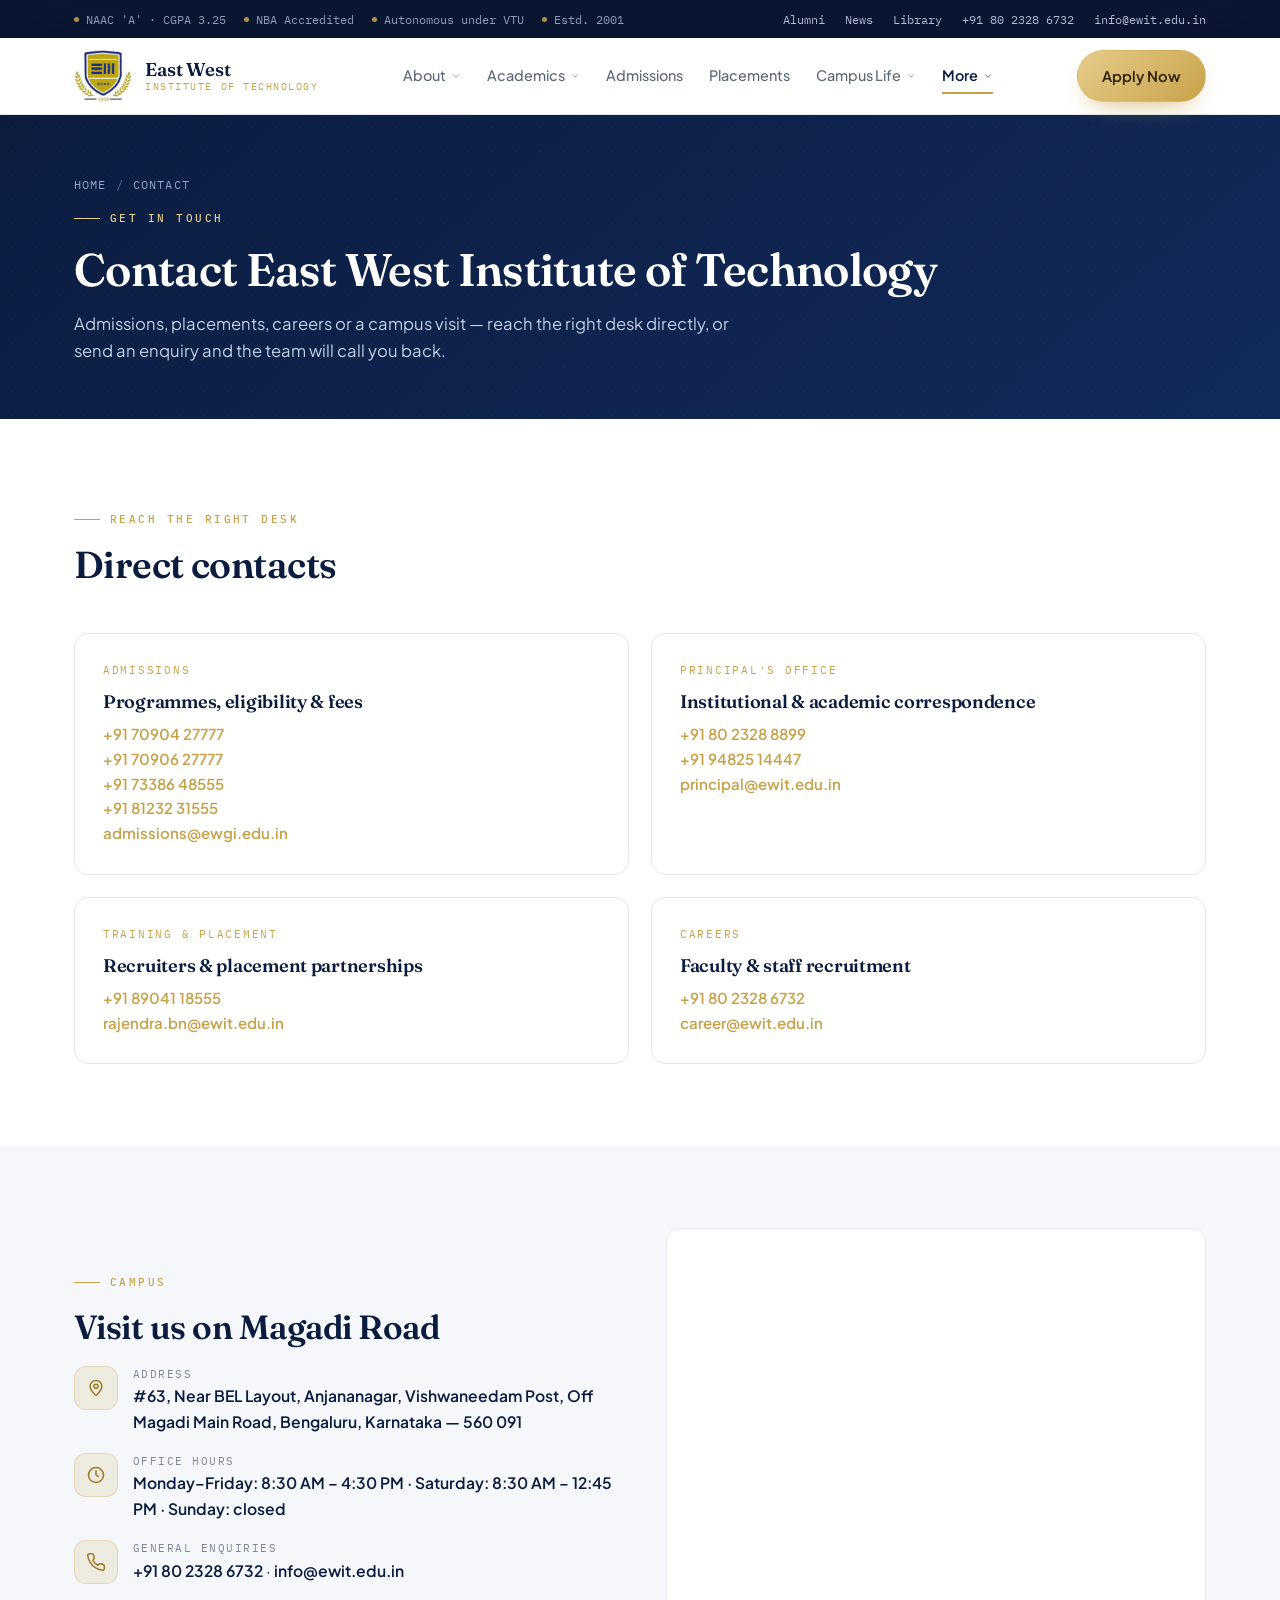
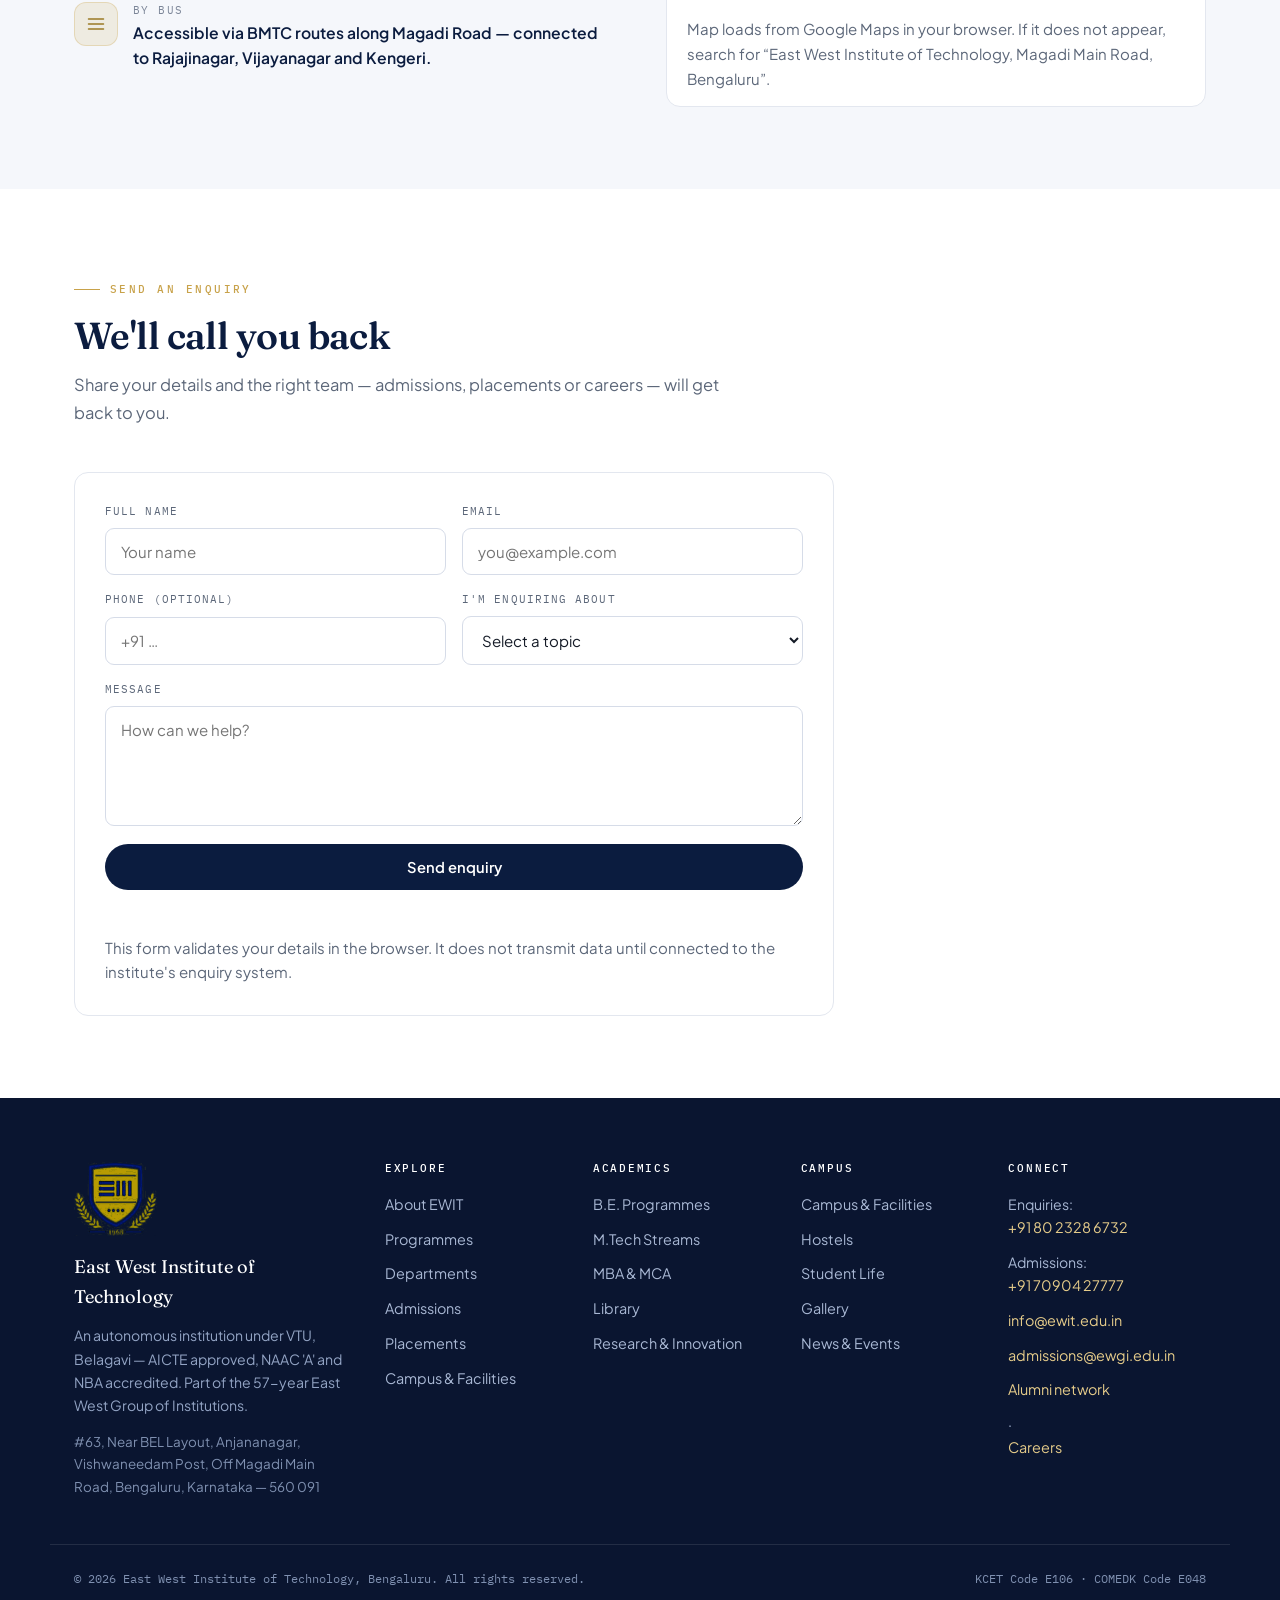
<file: contact.html>
<!DOCTYPE html>
<html lang="en">
<head>
<meta charset="UTF-8" />
<meta name="viewport" content="width=device-width, initial-scale=1.0" />
<title>Contact | East West Institute of Technology, Bengaluru</title>
<meta name="description" content="Contact East West Institute of Technology, Bengaluru — admissions, principal's office, training & placement and careers. Magadi Road campus, Bengaluru 560 091." />
<link rel="icon" href="assets/img/favicon.png" type="image/png" />
<link rel="preconnect" href="https://fonts.googleapis.com" />
<link rel="preconnect" href="https://fonts.gstatic.com" crossorigin />
<link href="https://fonts.googleapis.com/css2?family=Fraunces:opsz,wght@9..144,400;9..144,500;9..144,600;9..144,700&family=Plus+Jakarta+Sans:wght@400;500;600;700&family=IBM+Plex+Mono:wght@400;500&display=swap" rel="stylesheet" />
<link rel="stylesheet" href="assets/css/style.css" />
</head>
<body>
<a class="skip" href="#main">Skip to content</a>

<div class="topbar">
  <div class="container topbar-inner">
    <div class="topbar-left">
      <span>NAAC 'A' &middot; CGPA 3.25</span>
      <span>NBA Accredited</span>
      <span>Autonomous under VTU</span>
      <span>Estd. 2001</span>
    </div>
    <div class="topbar-right">
      <a href="alumni.html">Alumni</a>
      <a href="news.html">News</a>
      <a href="library.html">Library</a>
      <a href="tel:+918023286732">+91 80 2328 6732</a>
      <a href="mailto:info@ewit.edu.in">info@ewit.edu.in</a>
    </div>
  </div>
</div>

<header class="site-header" id="siteHeader">
  <div class="container header-inner">
    <a class="brand" href="index.html">
      <img class="brand-crest" src="assets/img/logo.png" alt="East West Institute of Technology crest" />
      <span class="brand-text"><span class="brand-top">East West</span><span class="brand-sub">Institute of Technology</span></span>
    </a>
    <nav class="nav" aria-label="Primary">
      <div class="nav-item has-drop">
        <a href="about.html">About <svg class="caret" viewBox="0 0 24 24" fill="none" stroke="currentColor" stroke-width="2.4" stroke-linecap="round" stroke-linejoin="round"><path d="m6 9 6 6 6-6"/></svg></a>
        <div class="drop">
          <a href="about.html">About EWIT</a>
          <a href="about.html#leadership">Leadership &amp; Governance</a>
          <a href="about.html#accreditation">Accreditation</a>
          <a href="campus.html">Campus &amp; Facilities</a>
        </div>
      </div>
      <div class="nav-item has-drop">
        <a href="programmes.html">Academics <svg class="caret" viewBox="0 0 24 24" fill="none" stroke="currentColor" stroke-width="2.4" stroke-linecap="round" stroke-linejoin="round"><path d="m6 9 6 6 6-6"/></svg></a>
        <div class="drop">
          <a href="programmes.html">Programmes</a>
          <a href="departments.html">Departments</a>
          <a href="library.html">Library</a>
          <a href="research.html">Research &amp; Innovation</a>
        </div>
      </div>
      <a href="admissions.html">Admissions</a>
      <a href="placements.html">Placements</a>
      <div class="nav-item has-drop">
        <a href="campus.html">Campus Life <svg class="caret" viewBox="0 0 24 24" fill="none" stroke="currentColor" stroke-width="2.4" stroke-linecap="round" stroke-linejoin="round"><path d="m6 9 6 6 6-6"/></svg></a>
        <div class="drop">
          <a href="campus.html">Campus &amp; Facilities</a>
          <a href="student-life.html">Student Life</a>
          <a href="campus.html#hostels">Hostels</a>
          <a href="gallery.html">Gallery</a>
        </div>
      </div>
      <div class="nav-item has-drop">
        <a href="news.html">More <svg class="caret" viewBox="0 0 24 24" fill="none" stroke="currentColor" stroke-width="2.4" stroke-linecap="round" stroke-linejoin="round"><path d="m6 9 6 6 6-6"/></svg></a>
        <div class="drop">
          <a href="news.html">News &amp; Events</a>
          <a href="gallery.html">Gallery</a>
          <a href="alumni.html">Alumni</a>
          <a href="contact.html">Contact</a>
        </div>
      </div>
    </nav>
    <div class="header-cta">
      <a class="btn btn-gold" href="admissions.html">Apply Now</a>
      <button class="hamburger" id="hamburger" aria-label="Open menu" aria-expanded="false"><span></span><span></span><span></span></button>
    </div>
  </div>
</header>

<div class="mobile-nav" id="mobileNav">
  <div class="mn-group">About</div>
  <a href="about.html">About EWIT</a>
  <a href="about.html#leadership">Leadership &amp; Governance</a>
  <a href="about.html#accreditation">Accreditation</a>
  <div class="mn-group">Academics</div>
  <a href="programmes.html">Programmes</a>
  <a href="departments.html">Departments</a>
  <a href="library.html">Library</a>
  <a href="research.html">Research &amp; Innovation</a>
  <div class="mn-group">Admissions &amp; Placements</div>
  <a href="admissions.html">Admissions</a>
  <a href="placements.html">Placements</a>
  <div class="mn-group">Campus</div>
  <a href="campus.html">Campus &amp; Facilities</a>
  <a href="student-life.html">Student Life</a>
  <a href="gallery.html">Gallery</a>
  <div class="mn-group">More</div>
  <a href="news.html">News &amp; Events</a>
  <a href="alumni.html">Alumni</a>
  <a href="contact.html">Contact</a>
  <a class="btn btn-gold" href="admissions.html">Apply Now</a>
</div>

<main id="main">

  <section class="page-hero">
    <div class="container">
      <div class="crumb"><a href="index.html">Home</a><span class="sep">/</span><span>Contact</span></div>
      <span class="eyebrow">Get in touch</span>
      <h1>Contact East West Institute of Technology</h1>
      <p>Admissions, placements, careers or a campus visit — reach the right desk directly, or send an enquiry and the team will call you back.</p>
    </div>
  </section>

  <section class="section">
    <div class="container">
      <div class="section-head reveal">
        <span class="eyebrow">Reach the right desk</span>
        <h2>Direct contacts</h2>
      </div>
      <div class="grid grid-2">
        <div class="card reveal">
          <div class="kicker">Admissions</div>
          <h3>Programmes, eligibility &amp; fees</h3>
          <p style="margin-top:8px">
            <a href="tel:+917090427777" style="color:var(--gold);font-weight:600">+91 70904 27777</a><br />
            <a href="tel:+917090627777" style="color:var(--gold);font-weight:600">+91 70906 27777</a><br />
            <a href="tel:+917338648555" style="color:var(--gold);font-weight:600">+91 73386 48555</a><br />
            <a href="tel:+918123231555" style="color:var(--gold);font-weight:600">+91 81232 31555</a><br />
            <a href="mailto:admissions@ewgi.edu.in" style="color:var(--gold);font-weight:600">admissions@ewgi.edu.in</a>
          </p>
        </div>
        <div class="card reveal">
          <div class="kicker">Principal's Office</div>
          <h3>Institutional &amp; academic correspondence</h3>
          <p style="margin-top:8px">
            <a href="tel:+918023288899" style="color:var(--gold);font-weight:600">+91 80 2328 8899</a><br />
            <a href="tel:+919482514447" style="color:var(--gold);font-weight:600">+91 94825 14447</a><br />
            <a href="mailto:principal@ewit.edu.in" style="color:var(--gold);font-weight:600">principal@ewit.edu.in</a>
          </p>
        </div>
        <div class="card reveal">
          <div class="kicker">Training &amp; Placement</div>
          <h3>Recruiters &amp; placement partnerships</h3>
          <p style="margin-top:8px">
            <a href="tel:+918904118555" style="color:var(--gold);font-weight:600">+91 89041 18555</a><br />
            <a href="mailto:rajendra.bn@ewit.edu.in" style="color:var(--gold);font-weight:600">rajendra.bn@ewit.edu.in</a>
          </p>
        </div>
        <div class="card reveal">
          <div class="kicker">Careers</div>
          <h3>Faculty &amp; staff recruitment</h3>
          <p style="margin-top:8px">
            <a href="tel:+918023286732" style="color:var(--gold);font-weight:600">+91 80 2328 6732</a><br />
            <a href="mailto:career@ewit.edu.in" style="color:var(--gold);font-weight:600">career@ewit.edu.in</a>
          </p>
        </div>
      </div>
    </div>
  </section>

  <section class="section alt">
    <div class="container split">
      <div class="split-body reveal">
        <span class="eyebrow">Campus</span>
        <h2>Visit us on Magadi Road</h2>
        <div class="info-list" style="margin-top:20px">
          <div class="info-item">
            <div class="ii"><svg viewBox="0 0 24 24" fill="none" stroke="currentColor" stroke-width="1.8" stroke-linecap="round" stroke-linejoin="round"><path d="M12 21s7-6 7-11a7 7 0 1 0-14 0c0 5 7 11 7 11z"/><circle cx="12" cy="10" r="2.5"/></svg></div>
            <div><div class="il">Address</div><div class="iv">#63, Near BEL Layout, Anjananagar, Vishwaneedam Post, Off Magadi Main Road, Bengaluru, Karnataka — 560 091</div></div>
          </div>
          <div class="info-item">
            <div class="ii"><svg viewBox="0 0 24 24" fill="none" stroke="currentColor" stroke-width="1.8" stroke-linecap="round" stroke-linejoin="round"><circle cx="12" cy="12" r="9"/><path d="M12 7v5l3 2"/></svg></div>
            <div><div class="il">Office hours</div><div class="iv">Monday–Friday: 8:30 AM – 4:30 PM · Saturday: 8:30 AM – 12:45 PM · Sunday: closed</div></div>
          </div>
          <div class="info-item">
            <div class="ii"><svg viewBox="0 0 24 24" fill="none" stroke="currentColor" stroke-width="1.8" stroke-linecap="round" stroke-linejoin="round"><path d="M22 16.9v3a2 2 0 0 1-2.2 2 19.8 19.8 0 0 1-8.6-3.1 19.5 19.5 0 0 1-6-6A19.8 19.8 0 0 1 2.1 4.2 2 2 0 0 1 4.1 2h3a2 2 0 0 1 2 1.7c.1 1 .4 1.9.7 2.8a2 2 0 0 1-.5 2.1L8.1 9.9a16 16 0 0 0 6 6l1.3-1.3a2 2 0 0 1 2.1-.4c.9.3 1.8.6 2.8.7a2 2 0 0 1 1.7 2z"/></svg></div>
            <div><div class="il">General enquiries</div><a class="iv" href="tel:+918023286732">+91 80 2328 6732</a> · <a class="iv" href="mailto:info@ewit.edu.in">info@ewit.edu.in</a></div>
          </div>
          <div class="info-item">
            <div class="ii"><svg viewBox="0 0 24 24" fill="none" stroke="currentColor" stroke-width="1.8" stroke-linecap="round" stroke-linejoin="round"><path d="M3 12h18M3 6h18M3 18h18"/></svg></div>
            <div><div class="il">By bus</div><div class="iv">Accessible via BMTC routes along Magadi Road — connected to Rajajinagar, Vijayanagar and Kengeri.</div></div>
          </div>
        </div>
      </div>
      <div class="reveal">
        <div class="card" style="padding:14px">
          <iframe
            title="Map showing East West Institute of Technology, Bengaluru"
            src="https://www.google.com/maps?q=East%20West%20Institute%20of%20Technology%2C%20Magadi%20Main%20Road%2C%20Bengaluru%20560091&output=embed"
            style="width:100%;height:360px;border:0;border-radius:10px;display:block"
            loading="lazy" referrerpolicy="no-referrer-when-downgrade"></iframe>
          <p class="form-note" style="padding:0 6px">Map loads from Google Maps in your browser. If it does not appear, search for “East West Institute of Technology, Magadi Main Road, Bengaluru”.</p>
        </div>
      </div>
    </div>
  </section>

  <section class="section">
    <div class="container">
      <div class="section-head reveal">
        <span class="eyebrow">Send an enquiry</span>
        <h2>We'll call you back</h2>
        <p>Share your details and the right team — admissions, placements or careers — will get back to you.</p>
      </div>
      <div class="reveal" style="max-width:760px">
        <form class="card" id="enquiryForm" novalidate style="padding:30px">
          <div class="form-grid">
            <div class="field"><label for="f-name">Full name</label><input id="f-name" name="name" type="text" placeholder="Your name" required /></div>
            <div class="field"><label for="f-email">Email</label><input id="f-email" name="email" type="email" placeholder="you@example.com" required /></div>
            <div class="field"><label for="f-phone">Phone (optional)</label><input id="f-phone" name="phone" type="tel" placeholder="+91 …" /></div>
            <div class="field"><label for="f-interest">I'm enquiring about</label>
              <select id="f-interest" name="interest" required>
                <option value="">Select a topic</option>
                <option>Admissions — B.E.</option>
                <option>Admissions — M.Tech / MBA / MCA</option>
                <option>Placements &amp; recruiters</option>
                <option>Careers at EWIT</option>
                <option>Campus visit</option>
                <option>Other</option>
              </select>
            </div>
            <div class="field full"><label for="f-msg">Message</label><textarea id="f-msg" name="message" placeholder="How can we help?"></textarea></div>
          </div>
          <button class="btn btn-navy" type="submit" style="width:100%;margin-top:18px">Send enquiry</button>
          <div class="form-status" id="formStatus" role="status" aria-live="polite"></div>
          <p class="form-note">This form validates your details in the browser. It does not transmit data until connected to the institute's enquiry system.</p>
        </form>
      </div>
    </div>
  </section>

</main>

<footer class="site-footer">
  <div class="container footer-top">
    <div class="footer-brand">
      <img class="footer-crest" src="assets/img/logo.png" alt="East West Institute of Technology logo" />
      <p class="footer-name">East West Institute of Technology</p>
      <p class="footer-desc">An autonomous institution under VTU, Belagavi &mdash; AICTE approved, NAAC 'A' and NBA accredited. Part of the 57-year East West Group of Institutions.</p>
      <p class="footer-addr">#63, Near BEL Layout, Anjananagar, Vishwaneedam Post, Off Magadi Main Road, Bengaluru, Karnataka &mdash; 560 091</p>
    </div>
    <div class="footer-col"><h4>Explore</h4>
      <a href="about.html">About EWIT</a>
      <a href="programmes.html">Programmes</a>
      <a href="departments.html">Departments</a>
      <a href="admissions.html">Admissions</a>
      <a href="placements.html">Placements</a>
      <a href="campus.html">Campus &amp; Facilities</a>
    </div>
    <div class="footer-col"><h4>Academics</h4>
      <a href="programmes.html">B.E. Programmes</a>
      <a href="programmes.html">M.Tech Streams</a>
      <a href="programmes.html">MBA &amp; MCA</a>
      <a href="library.html">Library</a>
      <a href="research.html">Research &amp; Innovation</a>
    </div>
    <div class="footer-col"><h4>Campus</h4>
      <a href="campus.html">Campus &amp; Facilities</a>
      <a href="campus.html#hostels">Hostels</a>
      <a href="student-life.html">Student Life</a>
      <a href="gallery.html">Gallery</a>
      <a href="news.html">News &amp; Events</a>
    </div>
    <div class="footer-col"><h4>Connect</h4>
      <ul class="footer-contact">
        <li>Enquiries: <a href="tel:+918023286732">+91 80 2328 6732</a></li>
        <li>Admissions: <a href="tel:+917090427777">+91 70904 27777</a></li>
        <li><a href="mailto:info@ewit.edu.in">info@ewit.edu.in</a></li>
        <li><a href="mailto:admissions@ewgi.edu.in">admissions@ewgi.edu.in</a></li>
        <li><a href="alumni.html">Alumni network</a> &middot; <a href="contact.html">Careers</a></li>
      </ul>
    </div>
  </div>
  <div class="container footer-bottom">
    <span>&copy; <span id="year"></span> East West Institute of Technology, Bengaluru. All rights reserved.</span>
    <span>KCET Code E106 &middot; COMEDK Code E048</span>
  </div>
</footer>

<button class="to-top" id="toTop" aria-label="Back to top">
  <svg viewBox="0 0 24 24" fill="none" stroke="currentColor" stroke-width="2" stroke-linecap="round" stroke-linejoin="round"><path d="M12 19V5M5 12l7-7 7 7"/></svg>
</button>
<div class="lightbox" id="lightbox" role="dialog" aria-label="Enlarged view">
  <div class="lb-wrap">
    <div class="lb-inner"><div class="lb-holder"></div></div>
    <button class="lb-close" aria-label="Close">&times;</button>
  </div>
</div>
<script src="assets/js/main.js"></script>
</body>
</html>
</file>
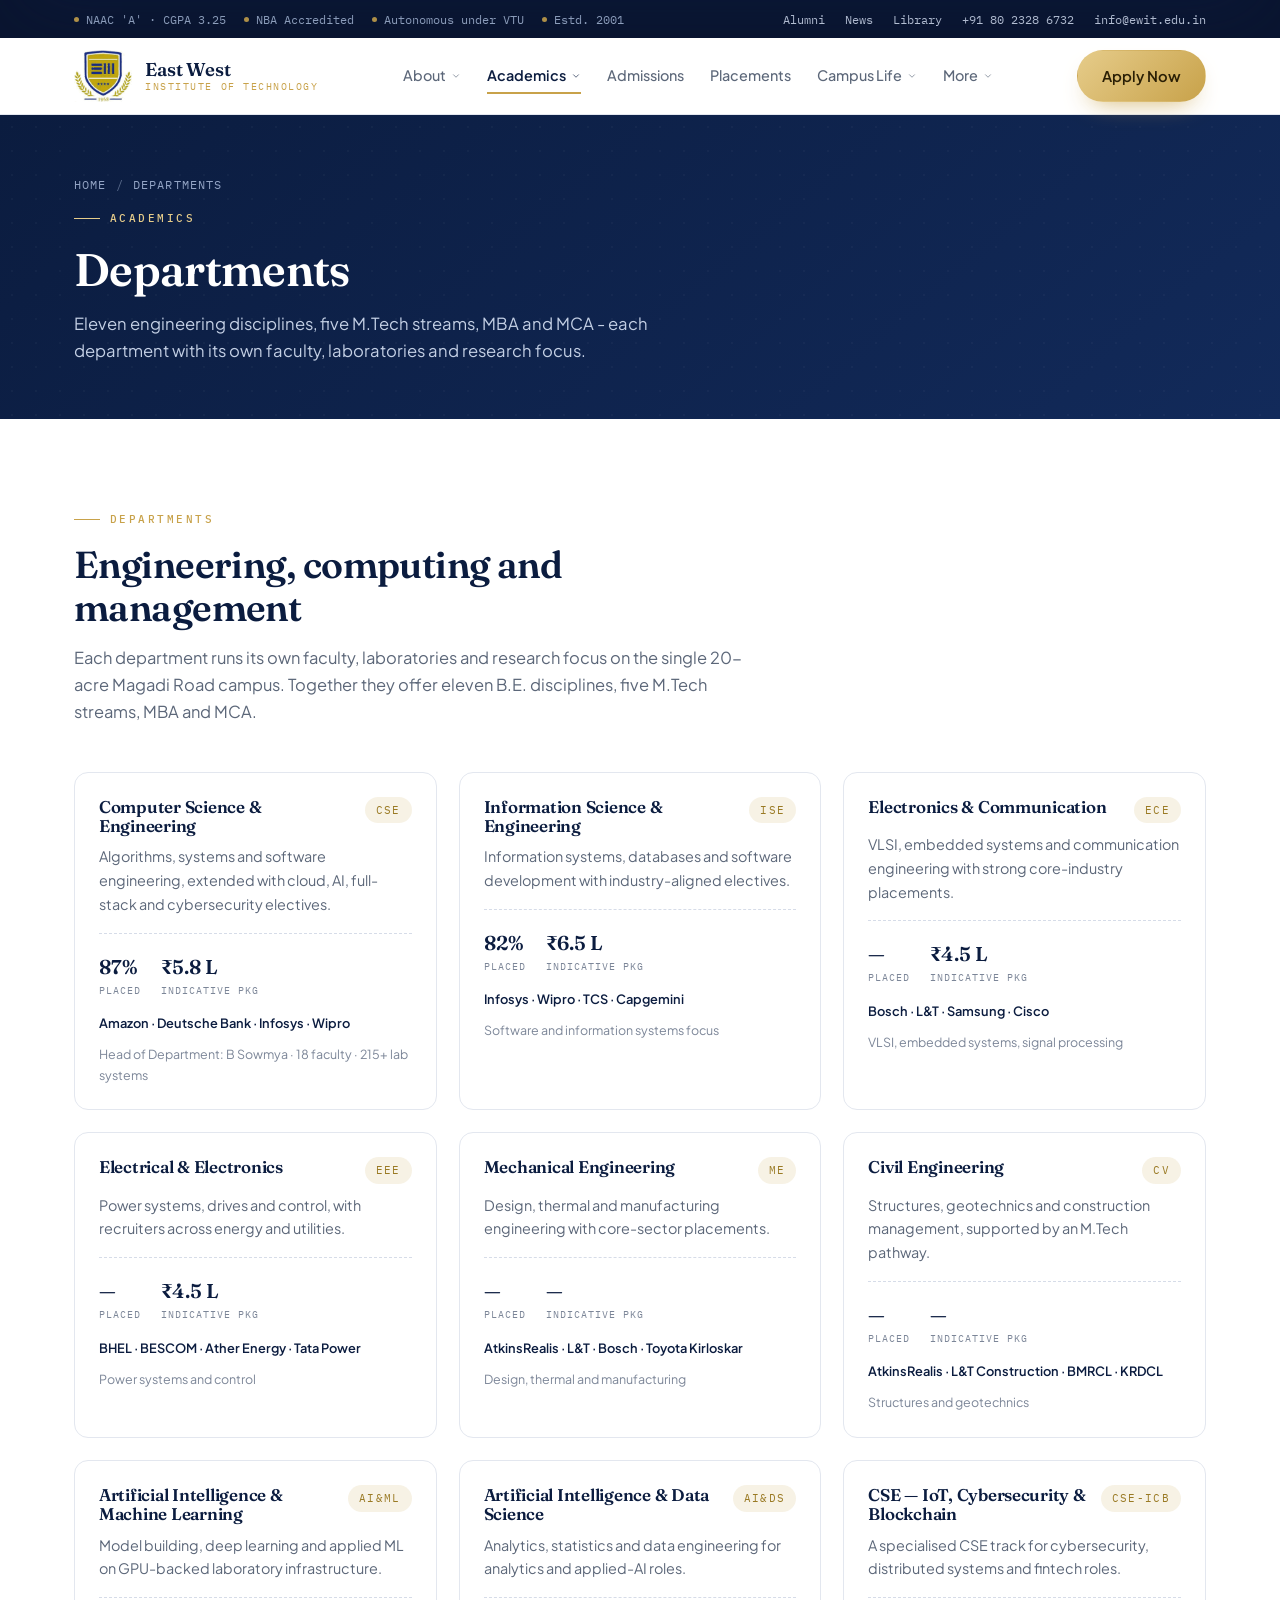
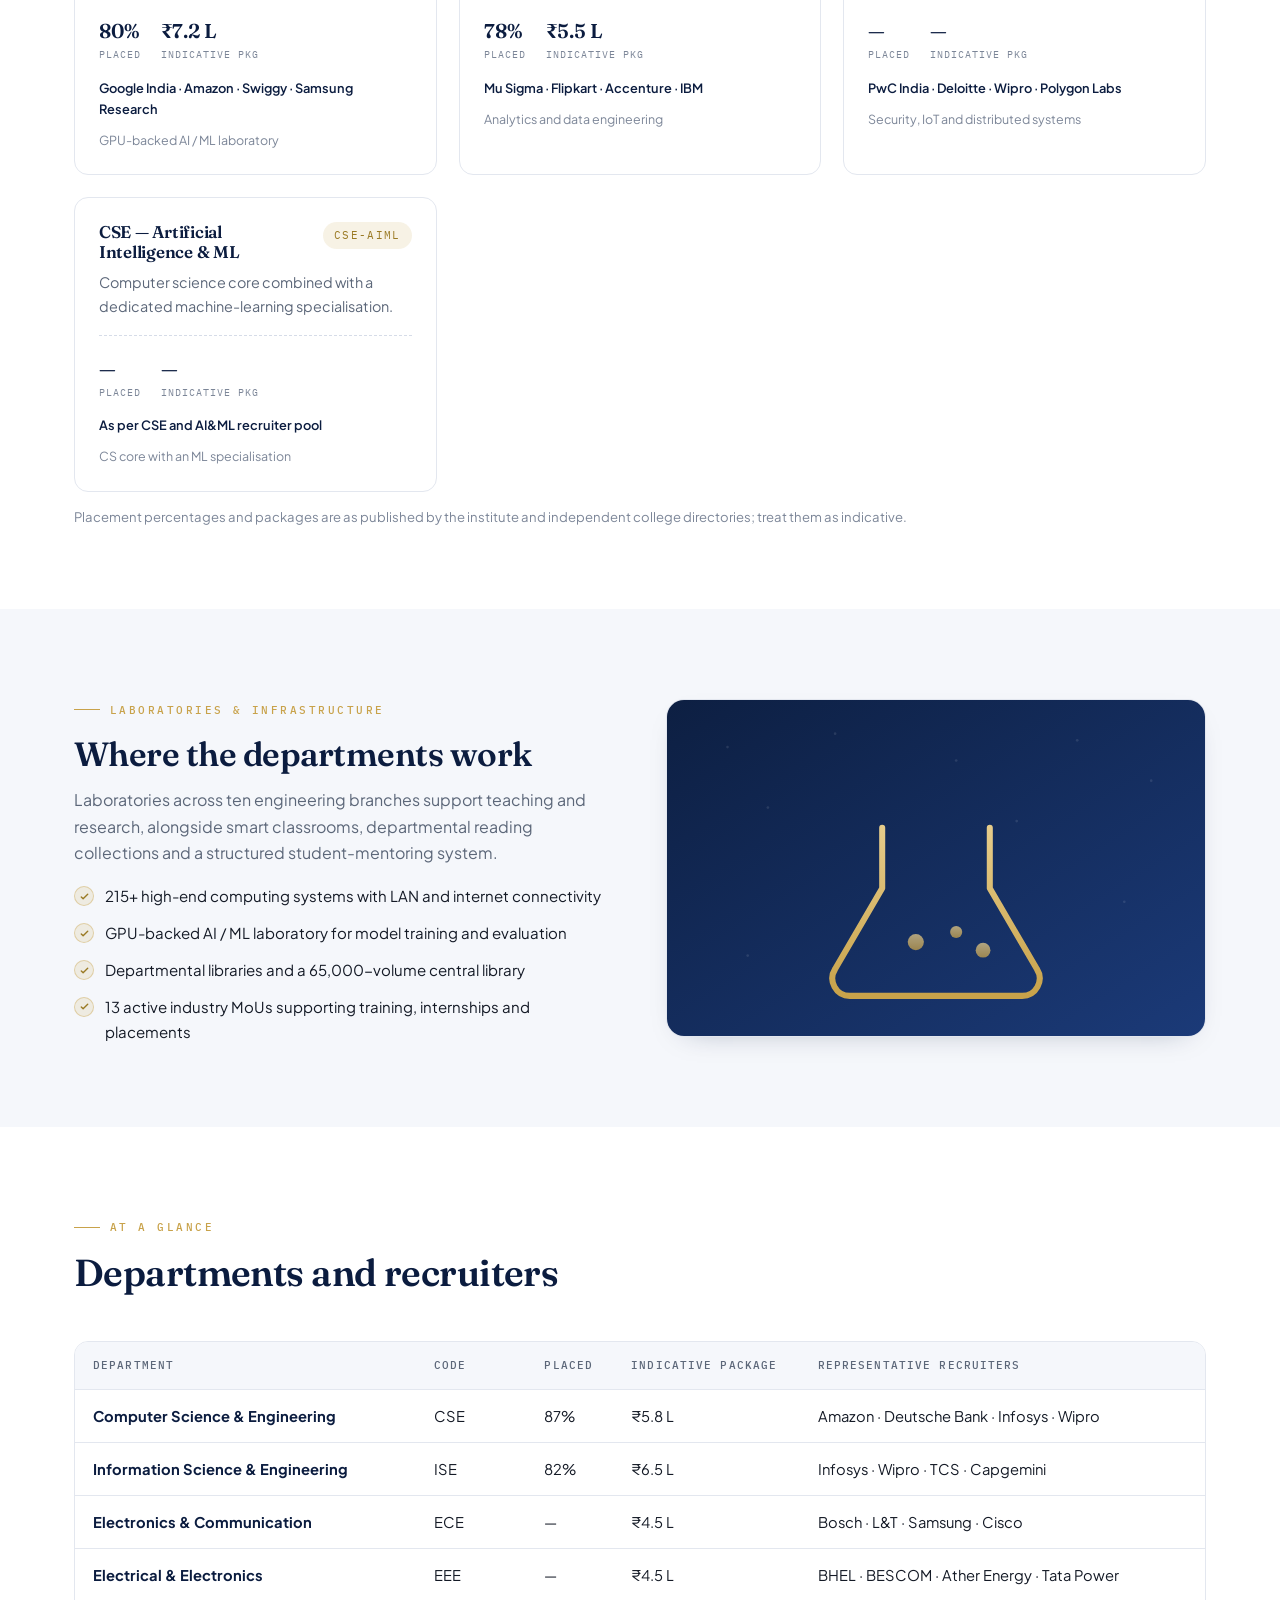
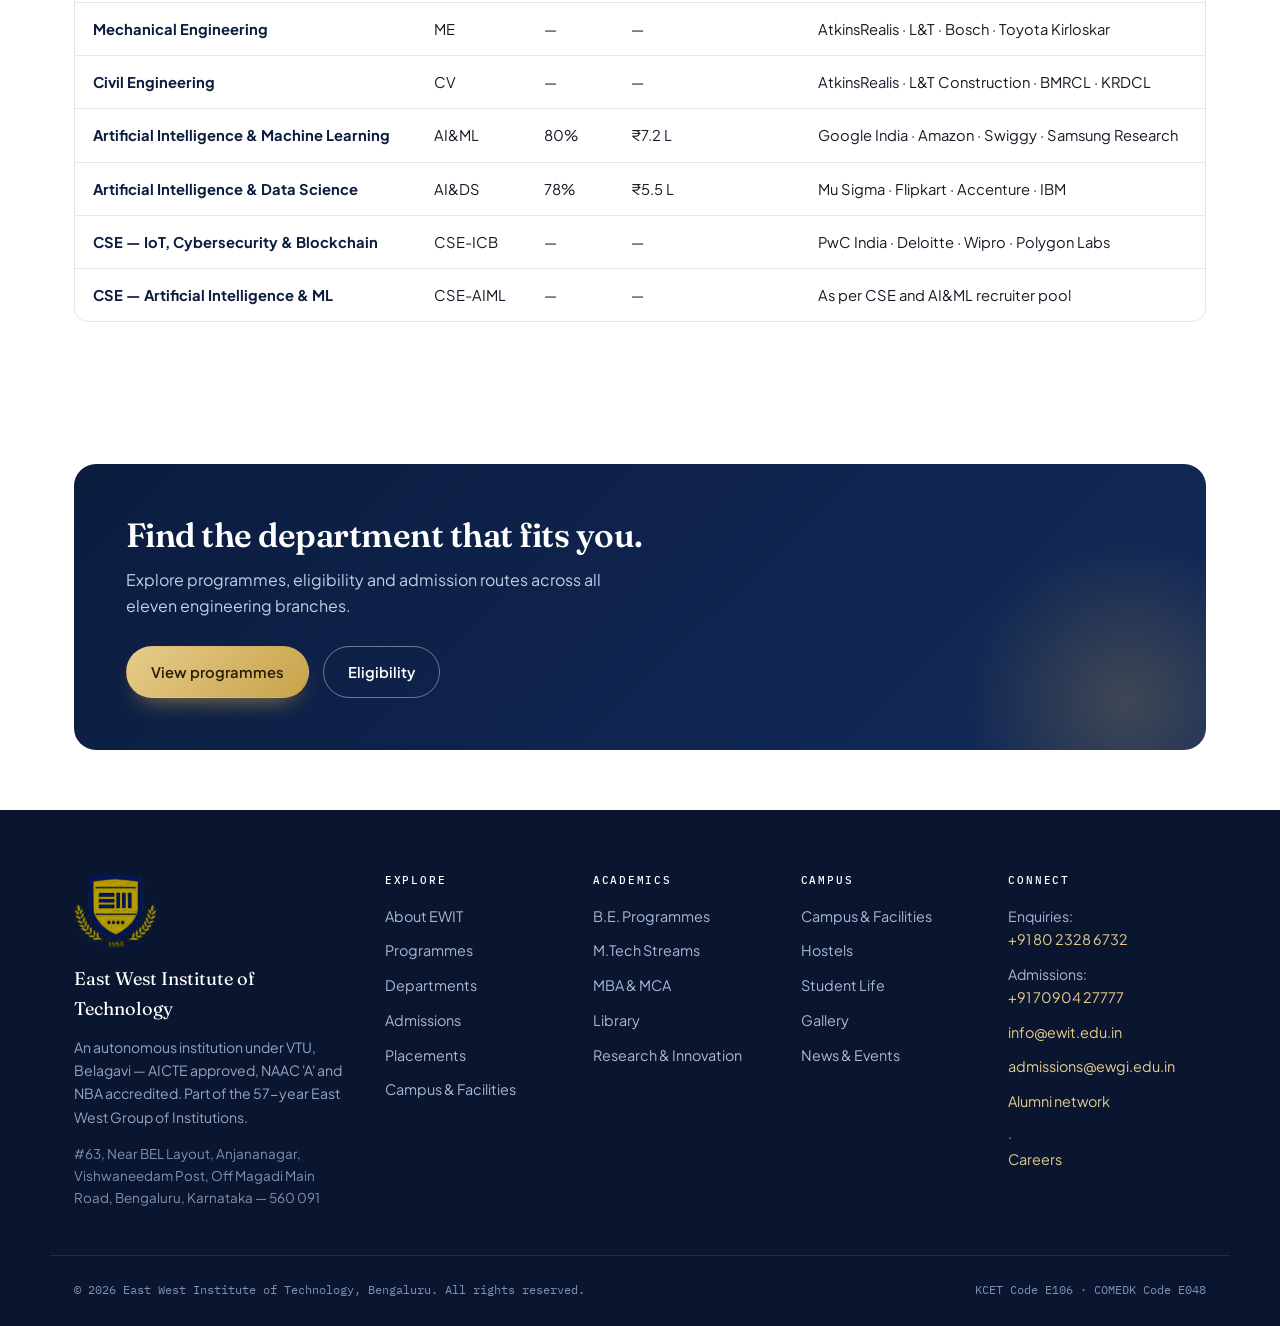
<file: departments.html>
<!DOCTYPE html>
<html lang="en">
<head>
<meta charset="UTF-8" />
<meta name="viewport" content="width=device-width, initial-scale=1.0" />
<title>Departments | East West Institute of Technology, Bengaluru</title>
<meta name="description" content="Departments at EWIT Bengaluru - computer science, AI & ML, electronics, mechanical, civil and more, with laboratories and placement records." />
<link rel="icon" href="assets/img/favicon.png" type="image/png" />
<link rel="preconnect" href="https://fonts.googleapis.com" />
<link rel="preconnect" href="https://fonts.gstatic.com" crossorigin />
<link href="https://fonts.googleapis.com/css2?family=Fraunces:opsz,wght@9..144,400;9..144,500;9..144,600;9..144,700&family=Plus+Jakarta+Sans:wght@400;500;600;700&family=IBM+Plex+Mono:wght@400;500&display=swap" rel="stylesheet" />
<link rel="stylesheet" href="assets/css/style.css" />
</head>
<body>
<a class="skip" href="#main">Skip to content</a>

<div class="topbar">
  <div class="container topbar-inner">
    <div class="topbar-left">
      <span>NAAC 'A' &middot; CGPA 3.25</span>
      <span>NBA Accredited</span>
      <span>Autonomous under VTU</span>
      <span>Estd. 2001</span>
    </div>
    <div class="topbar-right">
      <a href="alumni.html">Alumni</a>
      <a href="news.html">News</a>
      <a href="library.html">Library</a>
      <a href="tel:+918023286732">+91 80 2328 6732</a>
      <a href="mailto:info@ewit.edu.in">info@ewit.edu.in</a>
    </div>
  </div>
</div>

<header class="site-header" id="siteHeader">
  <div class="container header-inner">
    <a class="brand" href="index.html">
      <img class="brand-crest" src="assets/img/logo.png" alt="East West Institute of Technology crest" />
      <span class="brand-text"><span class="brand-top">East West</span><span class="brand-sub">Institute of Technology</span></span>
    </a>
    <nav class="nav" aria-label="Primary">
      <div class="nav-item has-drop">
        <a href="about.html">About <svg class="caret" viewBox="0 0 24 24" fill="none" stroke="currentColor" stroke-width="2.4" stroke-linecap="round" stroke-linejoin="round"><path d="m6 9 6 6 6-6"/></svg></a>
        <div class="drop">
          <a href="about.html">About EWIT</a>
          <a href="about.html#leadership">Leadership &amp; Governance</a>
          <a href="about.html#accreditation">Accreditation</a>
          <a href="campus.html">Campus &amp; Facilities</a>
        </div>
      </div>
      <div class="nav-item has-drop">
        <a href="programmes.html">Academics <svg class="caret" viewBox="0 0 24 24" fill="none" stroke="currentColor" stroke-width="2.4" stroke-linecap="round" stroke-linejoin="round"><path d="m6 9 6 6 6-6"/></svg></a>
        <div class="drop">
          <a href="programmes.html">Programmes</a>
          <a href="departments.html">Departments</a>
          <a href="library.html">Library</a>
          <a href="research.html">Research &amp; Innovation</a>
        </div>
      </div>
      <a href="admissions.html">Admissions</a>
      <a href="placements.html">Placements</a>
      <div class="nav-item has-drop">
        <a href="campus.html">Campus Life <svg class="caret" viewBox="0 0 24 24" fill="none" stroke="currentColor" stroke-width="2.4" stroke-linecap="round" stroke-linejoin="round"><path d="m6 9 6 6 6-6"/></svg></a>
        <div class="drop">
          <a href="campus.html">Campus &amp; Facilities</a>
          <a href="student-life.html">Student Life</a>
          <a href="campus.html#hostels">Hostels</a>
          <a href="gallery.html">Gallery</a>
        </div>
      </div>
      <div class="nav-item has-drop">
        <a href="news.html">More <svg class="caret" viewBox="0 0 24 24" fill="none" stroke="currentColor" stroke-width="2.4" stroke-linecap="round" stroke-linejoin="round"><path d="m6 9 6 6 6-6"/></svg></a>
        <div class="drop">
          <a href="news.html">News &amp; Events</a>
          <a href="gallery.html">Gallery</a>
          <a href="alumni.html">Alumni</a>
          <a href="contact.html">Contact</a>
        </div>
      </div>
    </nav>
    <div class="header-cta">
      <a class="btn btn-gold" href="admissions.html">Apply Now</a>
      <button class="hamburger" id="hamburger" aria-label="Open menu" aria-expanded="false"><span></span><span></span><span></span></button>
    </div>
  </div>
</header>

<div class="mobile-nav" id="mobileNav">
  <div class="mn-group">About</div>
  <a href="about.html">About EWIT</a>
  <a href="about.html#leadership">Leadership &amp; Governance</a>
  <a href="about.html#accreditation">Accreditation</a>
  <div class="mn-group">Academics</div>
  <a href="programmes.html">Programmes</a>
  <a href="departments.html">Departments</a>
  <a href="library.html">Library</a>
  <a href="research.html">Research &amp; Innovation</a>
  <div class="mn-group">Admissions &amp; Placements</div>
  <a href="admissions.html">Admissions</a>
  <a href="placements.html">Placements</a>
  <div class="mn-group">Campus</div>
  <a href="campus.html">Campus &amp; Facilities</a>
  <a href="student-life.html">Student Life</a>
  <a href="gallery.html">Gallery</a>
  <div class="mn-group">More</div>
  <a href="news.html">News &amp; Events</a>
  <a href="alumni.html">Alumni</a>
  <a href="contact.html">Contact</a>
  <a class="btn btn-gold" href="admissions.html">Apply Now</a>
</div>

<main id="main">

  <section class="page-hero">
    <div class="container">
      <div class="crumb"><a href="index.html">Home</a><span class="sep">/</span><span>Departments</span></div>
      <span class="eyebrow">Academics</span>
      <h1>Departments</h1>
      <p>Eleven engineering disciplines, five M.Tech streams, MBA and MCA - each department with its own faculty, laboratories and research focus.</p>
    </div>
  </section>

  <section class="section">
    <div class="container">
      <div class="section-head reveal">
        <span class="eyebrow">Departments</span>
        <h2>Engineering, computing and management</h2>
        <p>Each department runs its own faculty, laboratories and research focus on the single 20-acre Magadi Road campus. Together they offer eleven B.E. disciplines, five M.Tech streams, MBA and MCA.</p>
      </div>
      <div class="grid grid-3">
      <div class="dept reveal">
        <div class="dept-top"><h3 style="margin:0">Computer Science &amp; Engineering</h3><span class="code">CSE</span></div>
        <p style="color:var(--muted);font-size:.9rem;margin-top:10px">Algorithms, systems and software engineering, extended with cloud, AI, full-stack and cybersecurity electives.</p>
        <div class="metrics">
          <div class="metric"><div class="m-n">87%</div><div class="m-l">Placed</div></div>
          <div class="metric"><div class="m-n">&#8377;5.8 L</div><div class="m-l">Indicative pkg</div></div>
        </div>
        <p class="recruiters"><b>Amazon &middot; Deutsche Bank &middot; Infosys &middot; Wipro</b></p>
        <p style="font-size:.78rem;color:var(--muted-2);margin-top:10px">Head of Department: B Sowmya &middot; 18 faculty &middot; 215+ lab systems</p>
      </div>
      <div class="dept reveal">
        <div class="dept-top"><h3 style="margin:0">Information Science &amp; Engineering</h3><span class="code">ISE</span></div>
        <p style="color:var(--muted);font-size:.9rem;margin-top:10px">Information systems, databases and software development with industry-aligned electives.</p>
        <div class="metrics">
          <div class="metric"><div class="m-n">82%</div><div class="m-l">Placed</div></div>
          <div class="metric"><div class="m-n">&#8377;6.5 L</div><div class="m-l">Indicative pkg</div></div>
        </div>
        <p class="recruiters"><b>Infosys &middot; Wipro &middot; TCS &middot; Capgemini</b></p>
        <p style="font-size:.78rem;color:var(--muted-2);margin-top:10px">Software and information systems focus</p>
      </div>
      <div class="dept reveal">
        <div class="dept-top"><h3 style="margin:0">Electronics &amp; Communication</h3><span class="code">ECE</span></div>
        <p style="color:var(--muted);font-size:.9rem;margin-top:10px">VLSI, embedded systems and communication engineering with strong core-industry placements.</p>
        <div class="metrics">
          <div class="metric"><div class="m-n">&mdash;</div><div class="m-l">Placed</div></div>
          <div class="metric"><div class="m-n">&#8377;4.5 L</div><div class="m-l">Indicative pkg</div></div>
        </div>
        <p class="recruiters"><b>Bosch &middot; L&amp;T &middot; Samsung &middot; Cisco</b></p>
        <p style="font-size:.78rem;color:var(--muted-2);margin-top:10px">VLSI, embedded systems, signal processing</p>
      </div>
      <div class="dept reveal">
        <div class="dept-top"><h3 style="margin:0">Electrical &amp; Electronics</h3><span class="code">EEE</span></div>
        <p style="color:var(--muted);font-size:.9rem;margin-top:10px">Power systems, drives and control, with recruiters across energy and utilities.</p>
        <div class="metrics">
          <div class="metric"><div class="m-n">&mdash;</div><div class="m-l">Placed</div></div>
          <div class="metric"><div class="m-n">&#8377;4.5 L</div><div class="m-l">Indicative pkg</div></div>
        </div>
        <p class="recruiters"><b>BHEL &middot; BESCOM &middot; Ather Energy &middot; Tata Power</b></p>
        <p style="font-size:.78rem;color:var(--muted-2);margin-top:10px">Power systems and control</p>
      </div>
      <div class="dept reveal">
        <div class="dept-top"><h3 style="margin:0">Mechanical Engineering</h3><span class="code">ME</span></div>
        <p style="color:var(--muted);font-size:.9rem;margin-top:10px">Design, thermal and manufacturing engineering with core-sector placements.</p>
        <div class="metrics">
          <div class="metric"><div class="m-n">&mdash;</div><div class="m-l">Placed</div></div>
          <div class="metric"><div class="m-n">&mdash;</div><div class="m-l">Indicative pkg</div></div>
        </div>
        <p class="recruiters"><b>AtkinsRealis &middot; L&amp;T &middot; Bosch &middot; Toyota Kirloskar</b></p>
        <p style="font-size:.78rem;color:var(--muted-2);margin-top:10px">Design, thermal and manufacturing</p>
      </div>
      <div class="dept reveal">
        <div class="dept-top"><h3 style="margin:0">Civil Engineering</h3><span class="code">CV</span></div>
        <p style="color:var(--muted);font-size:.9rem;margin-top:10px">Structures, geotechnics and construction management, supported by an M.Tech pathway.</p>
        <div class="metrics">
          <div class="metric"><div class="m-n">&mdash;</div><div class="m-l">Placed</div></div>
          <div class="metric"><div class="m-n">&mdash;</div><div class="m-l">Indicative pkg</div></div>
        </div>
        <p class="recruiters"><b>AtkinsRealis &middot; L&amp;T Construction &middot; BMRCL &middot; KRDCL</b></p>
        <p style="font-size:.78rem;color:var(--muted-2);margin-top:10px">Structures and geotechnics</p>
      </div>
      <div class="dept reveal">
        <div class="dept-top"><h3 style="margin:0">Artificial Intelligence &amp; Machine Learning</h3><span class="code">AI&amp;ML</span></div>
        <p style="color:var(--muted);font-size:.9rem;margin-top:10px">Model building, deep learning and applied ML on GPU-backed laboratory infrastructure.</p>
        <div class="metrics">
          <div class="metric"><div class="m-n">80%</div><div class="m-l">Placed</div></div>
          <div class="metric"><div class="m-n">&#8377;7.2 L</div><div class="m-l">Indicative pkg</div></div>
        </div>
        <p class="recruiters"><b>Google India &middot; Amazon &middot; Swiggy &middot; Samsung Research</b></p>
        <p style="font-size:.78rem;color:var(--muted-2);margin-top:10px">GPU-backed AI / ML laboratory</p>
      </div>
      <div class="dept reveal">
        <div class="dept-top"><h3 style="margin:0">Artificial Intelligence &amp; Data Science</h3><span class="code">AI&amp;DS</span></div>
        <p style="color:var(--muted);font-size:.9rem;margin-top:10px">Analytics, statistics and data engineering for analytics and applied-AI roles.</p>
        <div class="metrics">
          <div class="metric"><div class="m-n">78%</div><div class="m-l">Placed</div></div>
          <div class="metric"><div class="m-n">&#8377;5.5 L</div><div class="m-l">Indicative pkg</div></div>
        </div>
        <p class="recruiters"><b>Mu Sigma &middot; Flipkart &middot; Accenture &middot; IBM</b></p>
        <p style="font-size:.78rem;color:var(--muted-2);margin-top:10px">Analytics and data engineering</p>
      </div>
      <div class="dept reveal">
        <div class="dept-top"><h3 style="margin:0">CSE &mdash; IoT, Cybersecurity &amp; Blockchain</h3><span class="code">CSE-ICB</span></div>
        <p style="color:var(--muted);font-size:.9rem;margin-top:10px">A specialised CSE track for cybersecurity, distributed systems and fintech roles.</p>
        <div class="metrics">
          <div class="metric"><div class="m-n">&mdash;</div><div class="m-l">Placed</div></div>
          <div class="metric"><div class="m-n">&mdash;</div><div class="m-l">Indicative pkg</div></div>
        </div>
        <p class="recruiters"><b>PwC India &middot; Deloitte &middot; Wipro &middot; Polygon Labs</b></p>
        <p style="font-size:.78rem;color:var(--muted-2);margin-top:10px">Security, IoT and distributed systems</p>
      </div>
      <div class="dept reveal">
        <div class="dept-top"><h3 style="margin:0">CSE &mdash; Artificial Intelligence &amp; ML</h3><span class="code">CSE-AIML</span></div>
        <p style="color:var(--muted);font-size:.9rem;margin-top:10px">Computer science core combined with a dedicated machine-learning specialisation.</p>
        <div class="metrics">
          <div class="metric"><div class="m-n">&mdash;</div><div class="m-l">Placed</div></div>
          <div class="metric"><div class="m-n">&mdash;</div><div class="m-l">Indicative pkg</div></div>
        </div>
        <p class="recruiters"><b>As per CSE and AI&amp;ML recruiter pool</b></p>
        <p style="font-size:.78rem;color:var(--muted-2);margin-top:10px">CS core with an ML specialisation</p>
      </div>
      </div>
      <p class="form-note">Placement percentages and packages are as published by the institute and independent college directories; treat them as indicative.</p>
    </div>
  </section>

  <section class="section alt">
    <div class="container split">
      <div class="split-body reveal">
        <span class="eyebrow">Laboratories &amp; infrastructure</span>
        <h2>Where the departments work</h2>
        <p>Laboratories across ten engineering branches support teaching and research, alongside smart classrooms, departmental reading collections and a structured student-mentoring system.</p>
        <ul class="check-list">
          <li><span class="tick"><svg viewBox="0 0 24 24" fill="none" stroke="currentColor" stroke-width="3" stroke-linecap="round" stroke-linejoin="round"><path d="m5 13 4 4L19 7"/></svg></span>215+ high-end computing systems with LAN and internet connectivity</li>
          <li><span class="tick"><svg viewBox="0 0 24 24" fill="none" stroke="currentColor" stroke-width="3" stroke-linecap="round" stroke-linejoin="round"><path d="m5 13 4 4L19 7"/></svg></span>GPU-backed AI / ML laboratory for model training and evaluation</li>
          <li><span class="tick"><svg viewBox="0 0 24 24" fill="none" stroke="currentColor" stroke-width="3" stroke-linecap="round" stroke-linejoin="round"><path d="m5 13 4 4L19 7"/></svg></span>Departmental libraries and a 65,000-volume central library</li>
          <li><span class="tick"><svg viewBox="0 0 24 24" fill="none" stroke="currentColor" stroke-width="3" stroke-linecap="round" stroke-linejoin="round"><path d="m5 13 4 4L19 7"/></svg></span>13 active industry MoUs supporting training, internships and placements</li>
        </ul>
      </div>
      <div class="split-media reveal"><svg viewBox="0 0 800 500" role="img" aria-hidden="true" preserveAspectRatio="xMidYMid slice"><defs><linearGradient id="tg1" x1="0" y1="0" x2="1" y2="1"><stop offset="0" stop-color="#0d1f42"/><stop offset="1" stop-color="#1b3a78"/></linearGradient><linearGradient id="tgg1" x1="0" y1="0" x2="0" y2="1"><stop offset="0" stop-color="#e6cc8a"/><stop offset="1" stop-color="#c8a24a"/></linearGradient></defs><rect width="800" height="500" fill="url(#tg1)"/><g fill="#ffffff" opacity="0.10"><circle cx="90" cy="70" r="2"/><circle cx="250" cy="50" r="2"/><circle cx="430" cy="90" r="2"/><circle cx="610" cy="60" r="2"/><circle cx="720" cy="120" r="2"/><circle cx="150" cy="160" r="2"/><circle cx="520" cy="180" r="2"/><circle cx="680" cy="300" r="2"/><circle cx="120" cy="380" r="2"/></g><g fill="none" stroke="url(#tgg1)" stroke-width="9" stroke-linecap="round" stroke-linejoin="round"><path d="M320 190v90l-70 120a26 26 0 0 0 22 40h256a26 26 0 0 0 22-40l-70-120v-90"/><path d="M300 190h200"/><path d="M290 320h220"/></g><g fill="url(#tgg1)" opacity="0.75"><circle cx="370" cy="360" r="12"/><circle cx="430" cy="345" r="9"/><circle cx="470" cy="372" r="11"/></g></svg></div>
    </div>
  </section>

  <section class="section">
    <div class="container">
      <div class="section-head reveal"><span class="eyebrow">At a glance</span><h2>Departments and recruiters</h2></div>
      <div class="table-wrap reveal">
        <table>
          <thead><tr><th>Department</th><th>Code</th><th>Placed</th><th>Indicative package</th><th>Representative recruiters</th></tr></thead>
          <tbody>
            <tr><td><strong>Computer Science &amp; Engineering</strong></td><td>CSE</td><td>87%</td><td>&#8377;5.8 L</td><td>Amazon &middot; Deutsche Bank &middot; Infosys &middot; Wipro</td></tr>
            <tr><td><strong>Information Science &amp; Engineering</strong></td><td>ISE</td><td>82%</td><td>&#8377;6.5 L</td><td>Infosys &middot; Wipro &middot; TCS &middot; Capgemini</td></tr>
            <tr><td><strong>Electronics &amp; Communication</strong></td><td>ECE</td><td>&mdash;</td><td>&#8377;4.5 L</td><td>Bosch &middot; L&amp;T &middot; Samsung &middot; Cisco</td></tr>
            <tr><td><strong>Electrical &amp; Electronics</strong></td><td>EEE</td><td>&mdash;</td><td>&#8377;4.5 L</td><td>BHEL &middot; BESCOM &middot; Ather Energy &middot; Tata Power</td></tr>
            <tr><td><strong>Mechanical Engineering</strong></td><td>ME</td><td>&mdash;</td><td>&mdash;</td><td>AtkinsRealis &middot; L&amp;T &middot; Bosch &middot; Toyota Kirloskar</td></tr>
            <tr><td><strong>Civil Engineering</strong></td><td>CV</td><td>&mdash;</td><td>&mdash;</td><td>AtkinsRealis &middot; L&amp;T Construction &middot; BMRCL &middot; KRDCL</td></tr>
            <tr><td><strong>Artificial Intelligence &amp; Machine Learning</strong></td><td>AI&amp;ML</td><td>80%</td><td>&#8377;7.2 L</td><td>Google India &middot; Amazon &middot; Swiggy &middot; Samsung Research</td></tr>
            <tr><td><strong>Artificial Intelligence &amp; Data Science</strong></td><td>AI&amp;DS</td><td>78%</td><td>&#8377;5.5 L</td><td>Mu Sigma &middot; Flipkart &middot; Accenture &middot; IBM</td></tr>
            <tr><td><strong>CSE &mdash; IoT, Cybersecurity &amp; Blockchain</strong></td><td>CSE-ICB</td><td>&mdash;</td><td>&mdash;</td><td>PwC India &middot; Deloitte &middot; Wipro &middot; Polygon Labs</td></tr>
            <tr><td><strong>CSE &mdash; Artificial Intelligence &amp; ML</strong></td><td>CSE-AIML</td><td>&mdash;</td><td>&mdash;</td><td>As per CSE and AI&amp;ML recruiter pool</td></tr>
          </tbody>
        </table>
      </div>
    </div>
  </section>

  <section class="section tight">
    <div class="container">
      <div class="cta-band reveal">
        <div class="cta-inner">
          <div>
            <h2>Find the department that fits you.</h2>
            <p>Explore programmes, eligibility and admission routes across all eleven engineering branches.</p>
            <div class="actions">
              <a class="btn btn-gold" href="programmes.html">View programmes</a>
              <a class="btn btn-outline-light" href="admissions.html">Eligibility</a>
            </div>
          </div>
        </div>
      </div>
    </div>
  </section>

</main>

<footer class="site-footer">
  <div class="container footer-top">
    <div class="footer-brand">
      <img class="footer-crest" src="assets/img/logo.png" alt="East West Institute of Technology logo" />
      <p class="footer-name">East West Institute of Technology</p>
      <p class="footer-desc">An autonomous institution under VTU, Belagavi &mdash; AICTE approved, NAAC 'A' and NBA accredited. Part of the 57-year East West Group of Institutions.</p>
      <p class="footer-addr">#63, Near BEL Layout, Anjananagar, Vishwaneedam Post, Off Magadi Main Road, Bengaluru, Karnataka &mdash; 560 091</p>
    </div>
    <div class="footer-col"><h4>Explore</h4>
      <a href="about.html">About EWIT</a>
      <a href="programmes.html">Programmes</a>
      <a href="departments.html">Departments</a>
      <a href="admissions.html">Admissions</a>
      <a href="placements.html">Placements</a>
      <a href="campus.html">Campus &amp; Facilities</a>
    </div>
    <div class="footer-col"><h4>Academics</h4>
      <a href="programmes.html">B.E. Programmes</a>
      <a href="programmes.html">M.Tech Streams</a>
      <a href="programmes.html">MBA &amp; MCA</a>
      <a href="library.html">Library</a>
      <a href="research.html">Research &amp; Innovation</a>
    </div>
    <div class="footer-col"><h4>Campus</h4>
      <a href="campus.html">Campus &amp; Facilities</a>
      <a href="campus.html#hostels">Hostels</a>
      <a href="student-life.html">Student Life</a>
      <a href="gallery.html">Gallery</a>
      <a href="news.html">News &amp; Events</a>
    </div>
    <div class="footer-col"><h4>Connect</h4>
      <ul class="footer-contact">
        <li>Enquiries: <a href="tel:+918023286732">+91 80 2328 6732</a></li>
        <li>Admissions: <a href="tel:+917090427777">+91 70904 27777</a></li>
        <li><a href="mailto:info@ewit.edu.in">info@ewit.edu.in</a></li>
        <li><a href="mailto:admissions@ewgi.edu.in">admissions@ewgi.edu.in</a></li>
        <li><a href="alumni.html">Alumni network</a> &middot; <a href="contact.html">Careers</a></li>
      </ul>
    </div>
  </div>
  <div class="container footer-bottom">
    <span>&copy; <span id="year"></span> East West Institute of Technology, Bengaluru. All rights reserved.</span>
    <span>KCET Code E106 &middot; COMEDK Code E048</span>
  </div>
</footer>

<button class="to-top" id="toTop" aria-label="Back to top">
  <svg viewBox="0 0 24 24" fill="none" stroke="currentColor" stroke-width="2" stroke-linecap="round" stroke-linejoin="round"><path d="M12 19V5M5 12l7-7 7 7"/></svg>
</button>

<div class="lightbox" id="lightbox" role="dialog" aria-label="Enlarged view">
  <div class="lb-wrap">
    <div class="lb-inner"><div class="lb-holder"></div></div>
    <button class="lb-close" aria-label="Close">&times;</button>
  </div>
</div>
<script src="assets/js/main.js"></script>
</body>
</html>
</file>
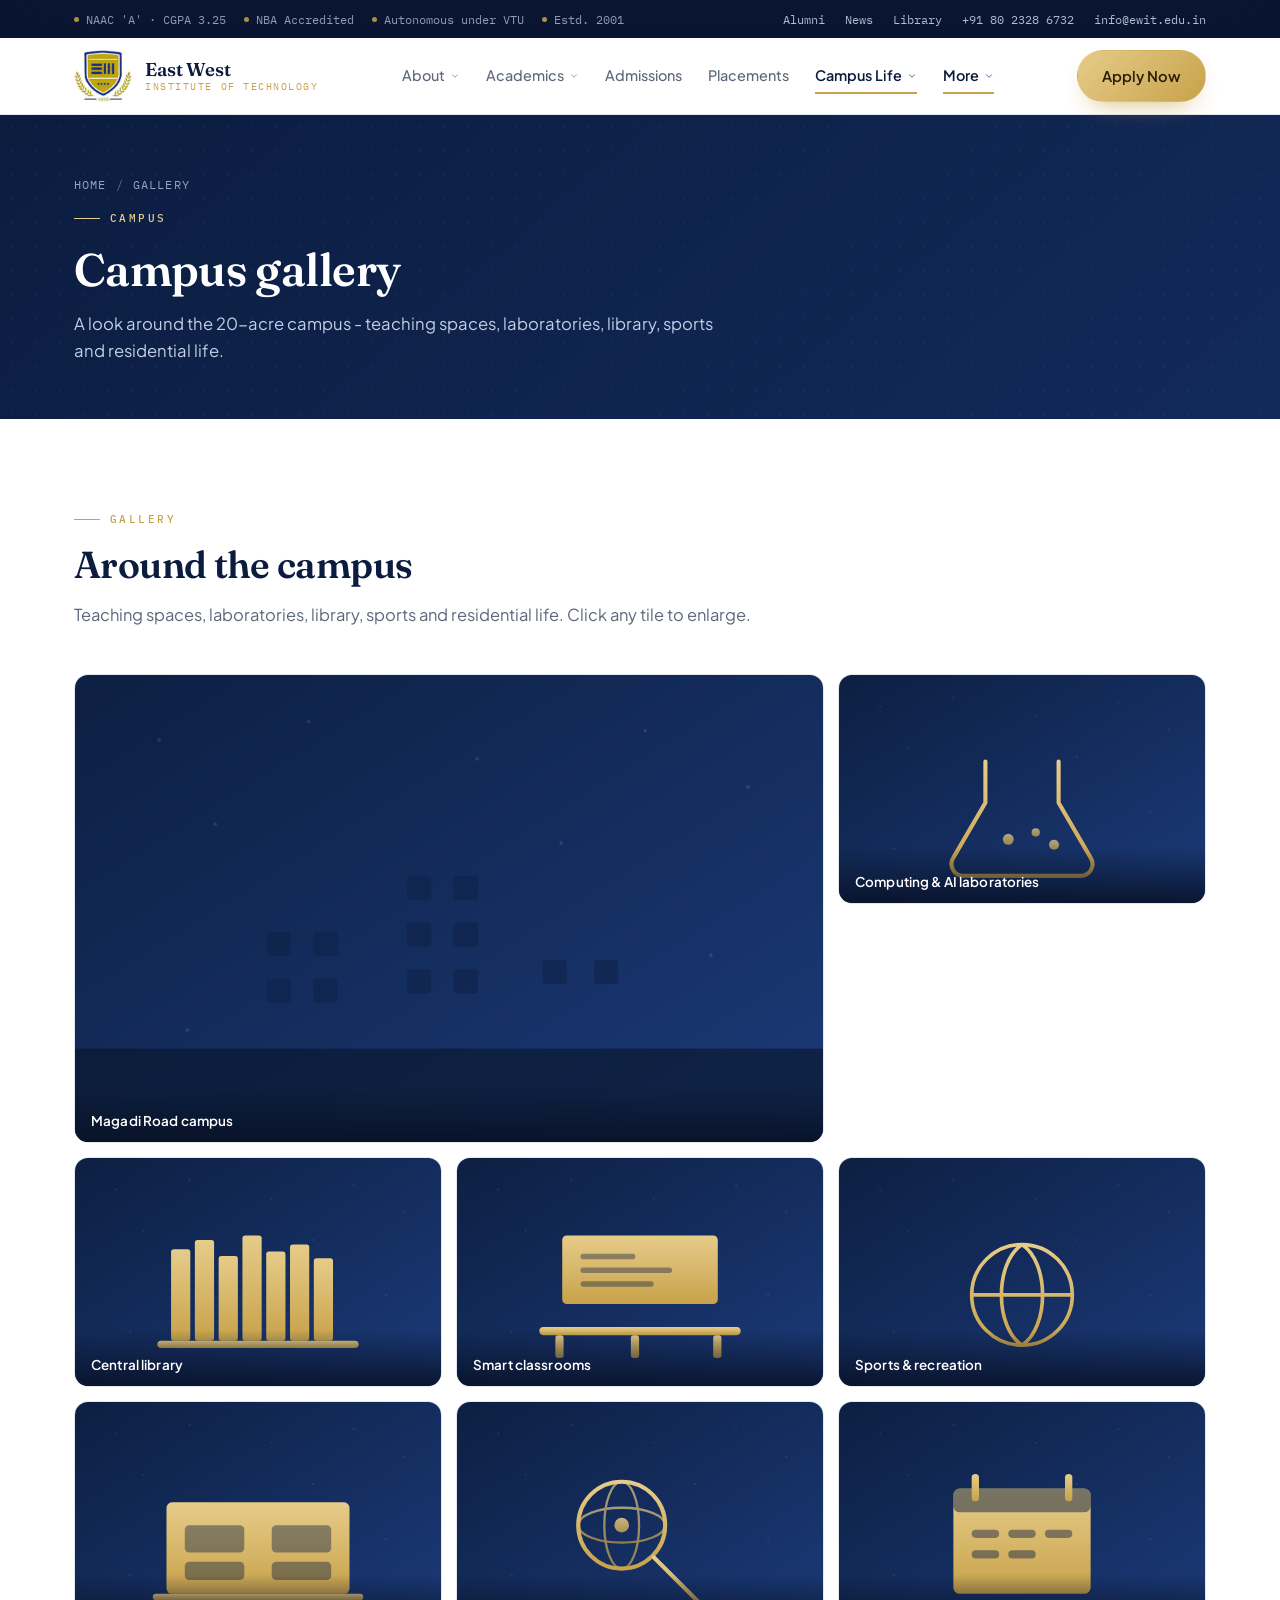
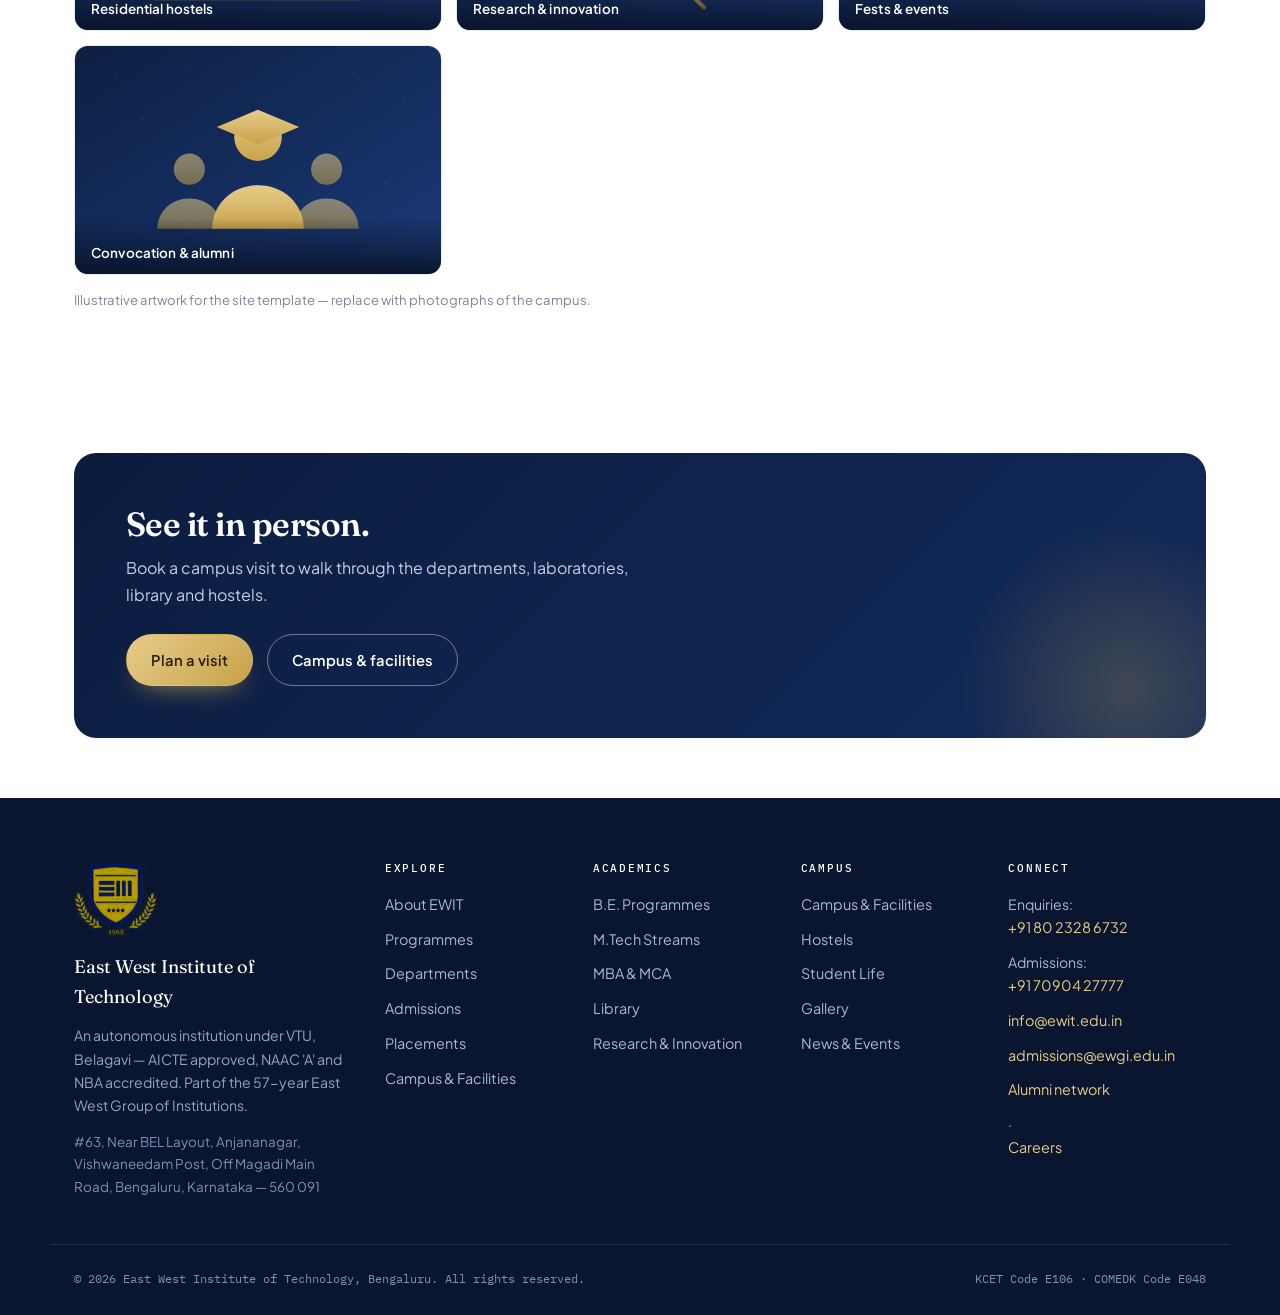
<file: gallery.html>
<!DOCTYPE html>
<html lang="en">
<head>
<meta charset="UTF-8" />
<meta name="viewport" content="width=device-width, initial-scale=1.0" />
<title>Gallery | East West Institute of Technology, Bengaluru</title>
<meta name="description" content="Photo gallery of the EWIT Bengaluru campus - classrooms, laboratories, library, sports facilities and hostels." />
<link rel="icon" href="assets/img/favicon.png" type="image/png" />
<link rel="preconnect" href="https://fonts.googleapis.com" />
<link rel="preconnect" href="https://fonts.gstatic.com" crossorigin />
<link href="https://fonts.googleapis.com/css2?family=Fraunces:opsz,wght@9..144,400;9..144,500;9..144,600;9..144,700&family=Plus+Jakarta+Sans:wght@400;500;600;700&family=IBM+Plex+Mono:wght@400;500&display=swap" rel="stylesheet" />
<link rel="stylesheet" href="assets/css/style.css" />
</head>
<body>
<a class="skip" href="#main">Skip to content</a>

<div class="topbar">
  <div class="container topbar-inner">
    <div class="topbar-left">
      <span>NAAC 'A' &middot; CGPA 3.25</span>
      <span>NBA Accredited</span>
      <span>Autonomous under VTU</span>
      <span>Estd. 2001</span>
    </div>
    <div class="topbar-right">
      <a href="alumni.html">Alumni</a>
      <a href="news.html">News</a>
      <a href="library.html">Library</a>
      <a href="tel:+918023286732">+91 80 2328 6732</a>
      <a href="mailto:info@ewit.edu.in">info@ewit.edu.in</a>
    </div>
  </div>
</div>

<header class="site-header" id="siteHeader">
  <div class="container header-inner">
    <a class="brand" href="index.html">
      <img class="brand-crest" src="assets/img/logo.png" alt="East West Institute of Technology crest" />
      <span class="brand-text"><span class="brand-top">East West</span><span class="brand-sub">Institute of Technology</span></span>
    </a>
    <nav class="nav" aria-label="Primary">
      <div class="nav-item has-drop">
        <a href="about.html">About <svg class="caret" viewBox="0 0 24 24" fill="none" stroke="currentColor" stroke-width="2.4" stroke-linecap="round" stroke-linejoin="round"><path d="m6 9 6 6 6-6"/></svg></a>
        <div class="drop">
          <a href="about.html">About EWIT</a>
          <a href="about.html#leadership">Leadership &amp; Governance</a>
          <a href="about.html#accreditation">Accreditation</a>
          <a href="campus.html">Campus &amp; Facilities</a>
        </div>
      </div>
      <div class="nav-item has-drop">
        <a href="programmes.html">Academics <svg class="caret" viewBox="0 0 24 24" fill="none" stroke="currentColor" stroke-width="2.4" stroke-linecap="round" stroke-linejoin="round"><path d="m6 9 6 6 6-6"/></svg></a>
        <div class="drop">
          <a href="programmes.html">Programmes</a>
          <a href="departments.html">Departments</a>
          <a href="library.html">Library</a>
          <a href="research.html">Research &amp; Innovation</a>
        </div>
      </div>
      <a href="admissions.html">Admissions</a>
      <a href="placements.html">Placements</a>
      <div class="nav-item has-drop">
        <a href="campus.html">Campus Life <svg class="caret" viewBox="0 0 24 24" fill="none" stroke="currentColor" stroke-width="2.4" stroke-linecap="round" stroke-linejoin="round"><path d="m6 9 6 6 6-6"/></svg></a>
        <div class="drop">
          <a href="campus.html">Campus &amp; Facilities</a>
          <a href="student-life.html">Student Life</a>
          <a href="campus.html#hostels">Hostels</a>
          <a href="gallery.html">Gallery</a>
        </div>
      </div>
      <div class="nav-item has-drop">
        <a href="news.html">More <svg class="caret" viewBox="0 0 24 24" fill="none" stroke="currentColor" stroke-width="2.4" stroke-linecap="round" stroke-linejoin="round"><path d="m6 9 6 6 6-6"/></svg></a>
        <div class="drop">
          <a href="news.html">News &amp; Events</a>
          <a href="gallery.html">Gallery</a>
          <a href="alumni.html">Alumni</a>
          <a href="contact.html">Contact</a>
        </div>
      </div>
    </nav>
    <div class="header-cta">
      <a class="btn btn-gold" href="admissions.html">Apply Now</a>
      <button class="hamburger" id="hamburger" aria-label="Open menu" aria-expanded="false"><span></span><span></span><span></span></button>
    </div>
  </div>
</header>

<div class="mobile-nav" id="mobileNav">
  <div class="mn-group">About</div>
  <a href="about.html">About EWIT</a>
  <a href="about.html#leadership">Leadership &amp; Governance</a>
  <a href="about.html#accreditation">Accreditation</a>
  <div class="mn-group">Academics</div>
  <a href="programmes.html">Programmes</a>
  <a href="departments.html">Departments</a>
  <a href="library.html">Library</a>
  <a href="research.html">Research &amp; Innovation</a>
  <div class="mn-group">Admissions &amp; Placements</div>
  <a href="admissions.html">Admissions</a>
  <a href="placements.html">Placements</a>
  <div class="mn-group">Campus</div>
  <a href="campus.html">Campus &amp; Facilities</a>
  <a href="student-life.html">Student Life</a>
  <a href="gallery.html">Gallery</a>
  <div class="mn-group">More</div>
  <a href="news.html">News &amp; Events</a>
  <a href="alumni.html">Alumni</a>
  <a href="contact.html">Contact</a>
  <a class="btn btn-gold" href="admissions.html">Apply Now</a>
</div>

<main id="main">

  <section class="page-hero">
    <div class="container">
      <div class="crumb"><a href="index.html">Home</a><span class="sep">/</span><span>Gallery</span></div>
      <span class="eyebrow">Campus</span>
      <h1>Campus gallery</h1>
      <p>A look around the 20-acre campus - teaching spaces, laboratories, library, sports and residential life.</p>
    </div>
  </section>

  <section class="section">
    <div class="container">
      <div class="section-head reveal">
        <span class="eyebrow">Gallery</span>
        <h2>Around the campus</h2>
        <p>Teaching spaces, laboratories, library, sports and residential life. Click any tile to enlarge.</p>
      </div>
      <div class="gallery reveal">
        <button class="g-item wide" type="button" aria-label="View Magadi Road campus"><svg viewBox="0 0 800 500" role="img" aria-hidden="true" preserveAspectRatio="xMidYMid slice"><defs><linearGradient id="tg9" x1="0" y1="0" x2="1" y2="1"><stop offset="0" stop-color="#0d1f42"/><stop offset="1" stop-color="#1b3a78"/></linearGradient><linearGradient id="tgg9" x1="0" y1="0" x2="0" y2="1"><stop offset="0" stop-color="#e6cc8a"/><stop offset="1" stop-color="#c8a24a"/></linearGradient></defs><rect width="800" height="500" fill="url(#tg9)"/><g fill="#ffffff" opacity="0.10"><circle cx="90" cy="70" r="2"/><circle cx="250" cy="50" r="2"/><circle cx="430" cy="90" r="2"/><circle cx="610" cy="60" r="2"/><circle cx="720" cy="120" r="2"/><circle cx="150" cy="160" r="2"/><circle cx="520" cy="180" r="2"/><circle cx="680" cy="300" r="2"/><circle cx="120" cy="380" r="2"/></g><g fill="url(#tgg1)"><rect x="180" y="250" width="130" height="150" rx="6"/><rect x="330" y="190" width="120" height="210" rx="6"/><rect x="470" y="280" width="150" height="120" rx="6"/></g><g fill="#0d1f42" opacity="0.45"><rect x="205" y="275" width="26" height="26" rx="4"/><rect x="255" y="275" width="26" height="26" rx="4"/><rect x="205" y="325" width="26" height="26" rx="4"/><rect x="255" y="325" width="26" height="26" rx="4"/><rect x="355" y="215" width="26" height="26" rx="4"/><rect x="405" y="215" width="26" height="26" rx="4"/><rect x="355" y="265" width="26" height="26" rx="4"/><rect x="405" y="265" width="26" height="26" rx="4"/><rect x="355" y="315" width="26" height="26" rx="4"/><rect x="405" y="315" width="26" height="26" rx="4"/><rect x="500" y="305" width="26" height="26" rx="4"/><rect x="555" y="305" width="26" height="26" rx="4"/></g><rect y="400" width="800" height="100" fill="#081428" opacity="0.6"/></svg><span class="g-cap">Magadi Road campus</span></button>
        <button class="g-item" type="button" aria-label="View Computing &amp; AI laboratories"><svg viewBox="0 0 800 500" role="img" aria-hidden="true" preserveAspectRatio="xMidYMid slice"><defs><linearGradient id="tg10" x1="0" y1="0" x2="1" y2="1"><stop offset="0" stop-color="#0d1f42"/><stop offset="1" stop-color="#1b3a78"/></linearGradient><linearGradient id="tgg10" x1="0" y1="0" x2="0" y2="1"><stop offset="0" stop-color="#e6cc8a"/><stop offset="1" stop-color="#c8a24a"/></linearGradient></defs><rect width="800" height="500" fill="url(#tg10)"/><g fill="#ffffff" opacity="0.10"><circle cx="90" cy="70" r="2"/><circle cx="250" cy="50" r="2"/><circle cx="430" cy="90" r="2"/><circle cx="610" cy="60" r="2"/><circle cx="720" cy="120" r="2"/><circle cx="150" cy="160" r="2"/><circle cx="520" cy="180" r="2"/><circle cx="680" cy="300" r="2"/><circle cx="120" cy="380" r="2"/></g><g fill="none" stroke="url(#tgg10)" stroke-width="9" stroke-linecap="round" stroke-linejoin="round"><path d="M320 190v90l-70 120a26 26 0 0 0 22 40h256a26 26 0 0 0 22-40l-70-120v-90"/><path d="M300 190h200"/><path d="M290 320h220"/></g><g fill="url(#tgg10)" opacity="0.75"><circle cx="370" cy="360" r="12"/><circle cx="430" cy="345" r="9"/><circle cx="470" cy="372" r="11"/></g></svg><span class="g-cap">Computing &amp; AI laboratories</span></button>
        <button class="g-item" type="button" aria-label="View Central library"><svg viewBox="0 0 800 500" role="img" aria-hidden="true" preserveAspectRatio="xMidYMid slice"><defs><linearGradient id="tg11" x1="0" y1="0" x2="1" y2="1"><stop offset="0" stop-color="#0d1f42"/><stop offset="1" stop-color="#1b3a78"/></linearGradient><linearGradient id="tgg11" x1="0" y1="0" x2="0" y2="1"><stop offset="0" stop-color="#e6cc8a"/><stop offset="1" stop-color="#c8a24a"/></linearGradient></defs><rect width="800" height="500" fill="url(#tg11)"/><g fill="#ffffff" opacity="0.10"><circle cx="90" cy="70" r="2"/><circle cx="250" cy="50" r="2"/><circle cx="430" cy="90" r="2"/><circle cx="610" cy="60" r="2"/><circle cx="720" cy="120" r="2"/><circle cx="150" cy="160" r="2"/><circle cx="520" cy="180" r="2"/><circle cx="680" cy="300" r="2"/><circle cx="120" cy="380" r="2"/></g><g fill="url(#tgg11)"><rect x="210" y="200" width="42" height="200" rx="6"/><rect x="262" y="180" width="42" height="220" rx="6"/><rect x="314" y="215" width="42" height="185" rx="6"/><rect x="366" y="170" width="42" height="230" rx="6"/><rect x="418" y="205" width="42" height="195" rx="6"/><rect x="470" y="190" width="42" height="210" rx="6"/><rect x="522" y="220" width="42" height="180" rx="6"/></g><rect x="180" y="400" width="440" height="16" rx="8" fill="url(#tgg11)"/></svg><span class="g-cap">Central library</span></button>
        <button class="g-item" type="button" aria-label="View Smart classrooms"><svg viewBox="0 0 800 500" role="img" aria-hidden="true" preserveAspectRatio="xMidYMid slice"><defs><linearGradient id="tg12" x1="0" y1="0" x2="1" y2="1"><stop offset="0" stop-color="#0d1f42"/><stop offset="1" stop-color="#1b3a78"/></linearGradient><linearGradient id="tgg12" x1="0" y1="0" x2="0" y2="1"><stop offset="0" stop-color="#e6cc8a"/><stop offset="1" stop-color="#c8a24a"/></linearGradient></defs><rect width="800" height="500" fill="url(#tg12)"/><g fill="#ffffff" opacity="0.10"><circle cx="90" cy="70" r="2"/><circle cx="250" cy="50" r="2"/><circle cx="430" cy="90" r="2"/><circle cx="610" cy="60" r="2"/><circle cx="720" cy="120" r="2"/><circle cx="150" cy="160" r="2"/><circle cx="520" cy="180" r="2"/><circle cx="680" cy="300" r="2"/><circle cx="120" cy="380" r="2"/></g><g fill="url(#tgg12)"><rect x="230" y="170" width="340" height="150" rx="10"/></g><g fill="#0d1f42" opacity="0.4"><rect x="270" y="210" width="120" height="12" rx="6"/><rect x="270" y="240" width="200" height="12" rx="6"/><rect x="270" y="270" width="160" height="12" rx="6"/></g><g fill="url(#tgg12)"><rect x="180" y="370" width="440" height="18" rx="9"/><rect x="215" y="388" width="18" height="50" rx="6"/><rect x="380" y="388" width="18" height="50" rx="6"/><rect x="560" y="388" width="18" height="50" rx="6"/></g></svg><span class="g-cap">Smart classrooms</span></button>
        <button class="g-item" type="button" aria-label="View Sports &amp; recreation"><svg viewBox="0 0 800 500" role="img" aria-hidden="true" preserveAspectRatio="xMidYMid slice"><defs><linearGradient id="tg13" x1="0" y1="0" x2="1" y2="1"><stop offset="0" stop-color="#0d1f42"/><stop offset="1" stop-color="#1b3a78"/></linearGradient><linearGradient id="tgg13" x1="0" y1="0" x2="0" y2="1"><stop offset="0" stop-color="#e6cc8a"/><stop offset="1" stop-color="#c8a24a"/></linearGradient></defs><rect width="800" height="500" fill="url(#tg13)"/><g fill="#ffffff" opacity="0.10"><circle cx="90" cy="70" r="2"/><circle cx="250" cy="50" r="2"/><circle cx="430" cy="90" r="2"/><circle cx="610" cy="60" r="2"/><circle cx="720" cy="120" r="2"/><circle cx="150" cy="160" r="2"/><circle cx="520" cy="180" r="2"/><circle cx="680" cy="300" r="2"/><circle cx="120" cy="380" r="2"/></g><g fill="none" stroke="url(#tgg13)" stroke-width="8"><circle cx="400" cy="300" r="110"/><path d="M290 300h220M400 190c60 40 60 180 0 220M400 190c-60 40-60 180 0 220"/></g><path d="M180 430h440" stroke="url(#tgg13)" stroke-width="10" stroke-linecap="round" opacity="0.6"/></svg><span class="g-cap">Sports &amp; recreation</span></button>
        <button class="g-item" type="button" aria-label="View Residential hostels"><svg viewBox="0 0 800 500" role="img" aria-hidden="true" preserveAspectRatio="xMidYMid slice"><defs><linearGradient id="tg14" x1="0" y1="0" x2="1" y2="1"><stop offset="0" stop-color="#0d1f42"/><stop offset="1" stop-color="#1b3a78"/></linearGradient><linearGradient id="tgg14" x1="0" y1="0" x2="0" y2="1"><stop offset="0" stop-color="#e6cc8a"/><stop offset="1" stop-color="#c8a24a"/></linearGradient></defs><rect width="800" height="500" fill="url(#tg14)"/><g fill="#ffffff" opacity="0.10"><circle cx="90" cy="70" r="2"/><circle cx="250" cy="50" r="2"/><circle cx="430" cy="90" r="2"/><circle cx="610" cy="60" r="2"/><circle cx="720" cy="120" r="2"/><circle cx="150" cy="160" r="2"/><circle cx="520" cy="180" r="2"/><circle cx="680" cy="300" r="2"/><circle cx="120" cy="380" r="2"/></g><g fill="url(#tgg14)"><rect x="200" y="220" width="400" height="200" rx="12"/></g><g fill="#0d1f42" opacity="0.42"><rect x="240" y="270" width="130" height="60" rx="10"/><rect x="430" y="270" width="130" height="60" rx="10"/><rect x="240" y="350" width="130" height="40" rx="10"/><rect x="430" y="350" width="130" height="40" rx="10"/></g><rect x="170" y="420" width="460" height="14" rx="7" fill="url(#tgg14)"/></svg><span class="g-cap">Residential hostels</span></button>
        <button class="g-item" type="button" aria-label="View Research &amp; innovation"><svg viewBox="0 0 800 500" role="img" aria-hidden="true" preserveAspectRatio="xMidYMid slice"><defs><linearGradient id="tg15" x1="0" y1="0" x2="1" y2="1"><stop offset="0" stop-color="#0d1f42"/><stop offset="1" stop-color="#1b3a78"/></linearGradient><linearGradient id="tgg15" x1="0" y1="0" x2="0" y2="1"><stop offset="0" stop-color="#e6cc8a"/><stop offset="1" stop-color="#c8a24a"/></linearGradient></defs><rect width="800" height="500" fill="url(#tg15)"/><g fill="#ffffff" opacity="0.10"><circle cx="90" cy="70" r="2"/><circle cx="250" cy="50" r="2"/><circle cx="430" cy="90" r="2"/><circle cx="610" cy="60" r="2"/><circle cx="720" cy="120" r="2"/><circle cx="150" cy="160" r="2"/><circle cx="520" cy="180" r="2"/><circle cx="680" cy="300" r="2"/><circle cx="120" cy="380" r="2"/></g><g fill="none" stroke="url(#tgg15)" stroke-width="9" stroke-linecap="round"><circle cx="360" cy="270" r="95"/><path d="M430 340 540 450"/></g><g fill="url(#tgg15)" opacity="0.85"><circle cx="360" cy="270" r="16"/></g><g fill="none" stroke="url(#tgg15)" stroke-width="5" opacity="0.7"><ellipse cx="360" cy="270" rx="95" ry="38"/><ellipse cx="360" cy="270" rx="38" ry="95"/></g></svg><span class="g-cap">Research &amp; innovation</span></button>
        <button class="g-item" type="button" aria-label="View Fests &amp; events"><svg viewBox="0 0 800 500" role="img" aria-hidden="true" preserveAspectRatio="xMidYMid slice"><defs><linearGradient id="tg16" x1="0" y1="0" x2="1" y2="1"><stop offset="0" stop-color="#0d1f42"/><stop offset="1" stop-color="#1b3a78"/></linearGradient><linearGradient id="tgg16" x1="0" y1="0" x2="0" y2="1"><stop offset="0" stop-color="#e6cc8a"/><stop offset="1" stop-color="#c8a24a"/></linearGradient></defs><rect width="800" height="500" fill="url(#tg16)"/><g fill="#ffffff" opacity="0.10"><circle cx="90" cy="70" r="2"/><circle cx="250" cy="50" r="2"/><circle cx="430" cy="90" r="2"/><circle cx="610" cy="60" r="2"/><circle cx="720" cy="120" r="2"/><circle cx="150" cy="160" r="2"/><circle cx="520" cy="180" r="2"/><circle cx="680" cy="300" r="2"/><circle cx="120" cy="380" r="2"/></g><g fill="url(#tgg16)"><rect x="250" y="190" width="300" height="230" rx="14"/></g><rect x="250" y="190" width="300" height="52" rx="14" fill="#0d1f42" opacity="0.5"/><g fill="#0d1f42" opacity="0.45"><rect x="290" y="280" width="60" height="18" rx="9"/><rect x="370" y="280" width="60" height="18" rx="9"/><rect x="290" y="325" width="60" height="18" rx="9"/><rect x="370" y="325" width="60" height="18" rx="9"/><rect x="450" y="280" width="60" height="18" rx="9"/></g><g fill="url(#tgg16)"><rect x="290" y="158" width="16" height="60" rx="8"/><rect x="494" y="158" width="16" height="60" rx="8"/></g></svg><span class="g-cap">Fests &amp; events</span></button>
        <button class="g-item" type="button" aria-label="View Convocation &amp; alumni"><svg viewBox="0 0 800 500" role="img" aria-hidden="true" preserveAspectRatio="xMidYMid slice"><defs><linearGradient id="tg17" x1="0" y1="0" x2="1" y2="1"><stop offset="0" stop-color="#0d1f42"/><stop offset="1" stop-color="#1b3a78"/></linearGradient><linearGradient id="tgg17" x1="0" y1="0" x2="0" y2="1"><stop offset="0" stop-color="#e6cc8a"/><stop offset="1" stop-color="#c8a24a"/></linearGradient></defs><rect width="800" height="500" fill="url(#tg17)"/><g fill="#ffffff" opacity="0.10"><circle cx="90" cy="70" r="2"/><circle cx="250" cy="50" r="2"/><circle cx="430" cy="90" r="2"/><circle cx="610" cy="60" r="2"/><circle cx="720" cy="120" r="2"/><circle cx="150" cy="160" r="2"/><circle cx="520" cy="180" r="2"/><circle cx="680" cy="300" r="2"/><circle cx="120" cy="380" r="2"/></g><g fill="url(#tgg17)"><circle cx="400" cy="200" r="52"/><path d="M300 400c0-55 45-95 100-95s100 40 100 95z"/><path d="M310 178 400 140l90 38-90 38z"/></g><g fill="url(#tgg17)" opacity="0.55"><circle cx="250" cy="270" r="34"/><circle cx="550" cy="270" r="34"/><path d="M180 400c0-38 31-66 70-66s70 28 70 66z"/><path d="M480 400c0-38 31-66 70-66s70 28 70 66z"/></g></svg><span class="g-cap">Convocation &amp; alumni</span></button>
      </div>
      <p class="form-note">Illustrative artwork for the site template &mdash; replace with photographs of the campus.</p>
    </div>
  </section>

  <section class="section tight">
    <div class="container">
      <div class="cta-band reveal">
        <div class="cta-inner">
          <div>
            <h2>See it in person.</h2>
            <p>Book a campus visit to walk through the departments, laboratories, library and hostels.</p>
            <div class="actions">
              <a class="btn btn-gold" href="contact.html">Plan a visit</a>
              <a class="btn btn-outline-light" href="campus.html">Campus &amp; facilities</a>
            </div>
          </div>
        </div>
      </div>
    </div>
  </section>

</main>

<footer class="site-footer">
  <div class="container footer-top">
    <div class="footer-brand">
      <img class="footer-crest" src="assets/img/logo.png" alt="East West Institute of Technology logo" />
      <p class="footer-name">East West Institute of Technology</p>
      <p class="footer-desc">An autonomous institution under VTU, Belagavi &mdash; AICTE approved, NAAC 'A' and NBA accredited. Part of the 57-year East West Group of Institutions.</p>
      <p class="footer-addr">#63, Near BEL Layout, Anjananagar, Vishwaneedam Post, Off Magadi Main Road, Bengaluru, Karnataka &mdash; 560 091</p>
    </div>
    <div class="footer-col"><h4>Explore</h4>
      <a href="about.html">About EWIT</a>
      <a href="programmes.html">Programmes</a>
      <a href="departments.html">Departments</a>
      <a href="admissions.html">Admissions</a>
      <a href="placements.html">Placements</a>
      <a href="campus.html">Campus &amp; Facilities</a>
    </div>
    <div class="footer-col"><h4>Academics</h4>
      <a href="programmes.html">B.E. Programmes</a>
      <a href="programmes.html">M.Tech Streams</a>
      <a href="programmes.html">MBA &amp; MCA</a>
      <a href="library.html">Library</a>
      <a href="research.html">Research &amp; Innovation</a>
    </div>
    <div class="footer-col"><h4>Campus</h4>
      <a href="campus.html">Campus &amp; Facilities</a>
      <a href="campus.html#hostels">Hostels</a>
      <a href="student-life.html">Student Life</a>
      <a href="gallery.html">Gallery</a>
      <a href="news.html">News &amp; Events</a>
    </div>
    <div class="footer-col"><h4>Connect</h4>
      <ul class="footer-contact">
        <li>Enquiries: <a href="tel:+918023286732">+91 80 2328 6732</a></li>
        <li>Admissions: <a href="tel:+917090427777">+91 70904 27777</a></li>
        <li><a href="mailto:info@ewit.edu.in">info@ewit.edu.in</a></li>
        <li><a href="mailto:admissions@ewgi.edu.in">admissions@ewgi.edu.in</a></li>
        <li><a href="alumni.html">Alumni network</a> &middot; <a href="contact.html">Careers</a></li>
      </ul>
    </div>
  </div>
  <div class="container footer-bottom">
    <span>&copy; <span id="year"></span> East West Institute of Technology, Bengaluru. All rights reserved.</span>
    <span>KCET Code E106 &middot; COMEDK Code E048</span>
  </div>
</footer>

<button class="to-top" id="toTop" aria-label="Back to top">
  <svg viewBox="0 0 24 24" fill="none" stroke="currentColor" stroke-width="2" stroke-linecap="round" stroke-linejoin="round"><path d="M12 19V5M5 12l7-7 7 7"/></svg>
</button>

<div class="lightbox" id="lightbox" role="dialog" aria-label="Enlarged view">
  <div class="lb-wrap">
    <div class="lb-inner"><div class="lb-holder"></div></div>
    <button class="lb-close" aria-label="Close">&times;</button>
  </div>
</div>
<script src="assets/js/main.js"></script>
</body>
</html>
</file>
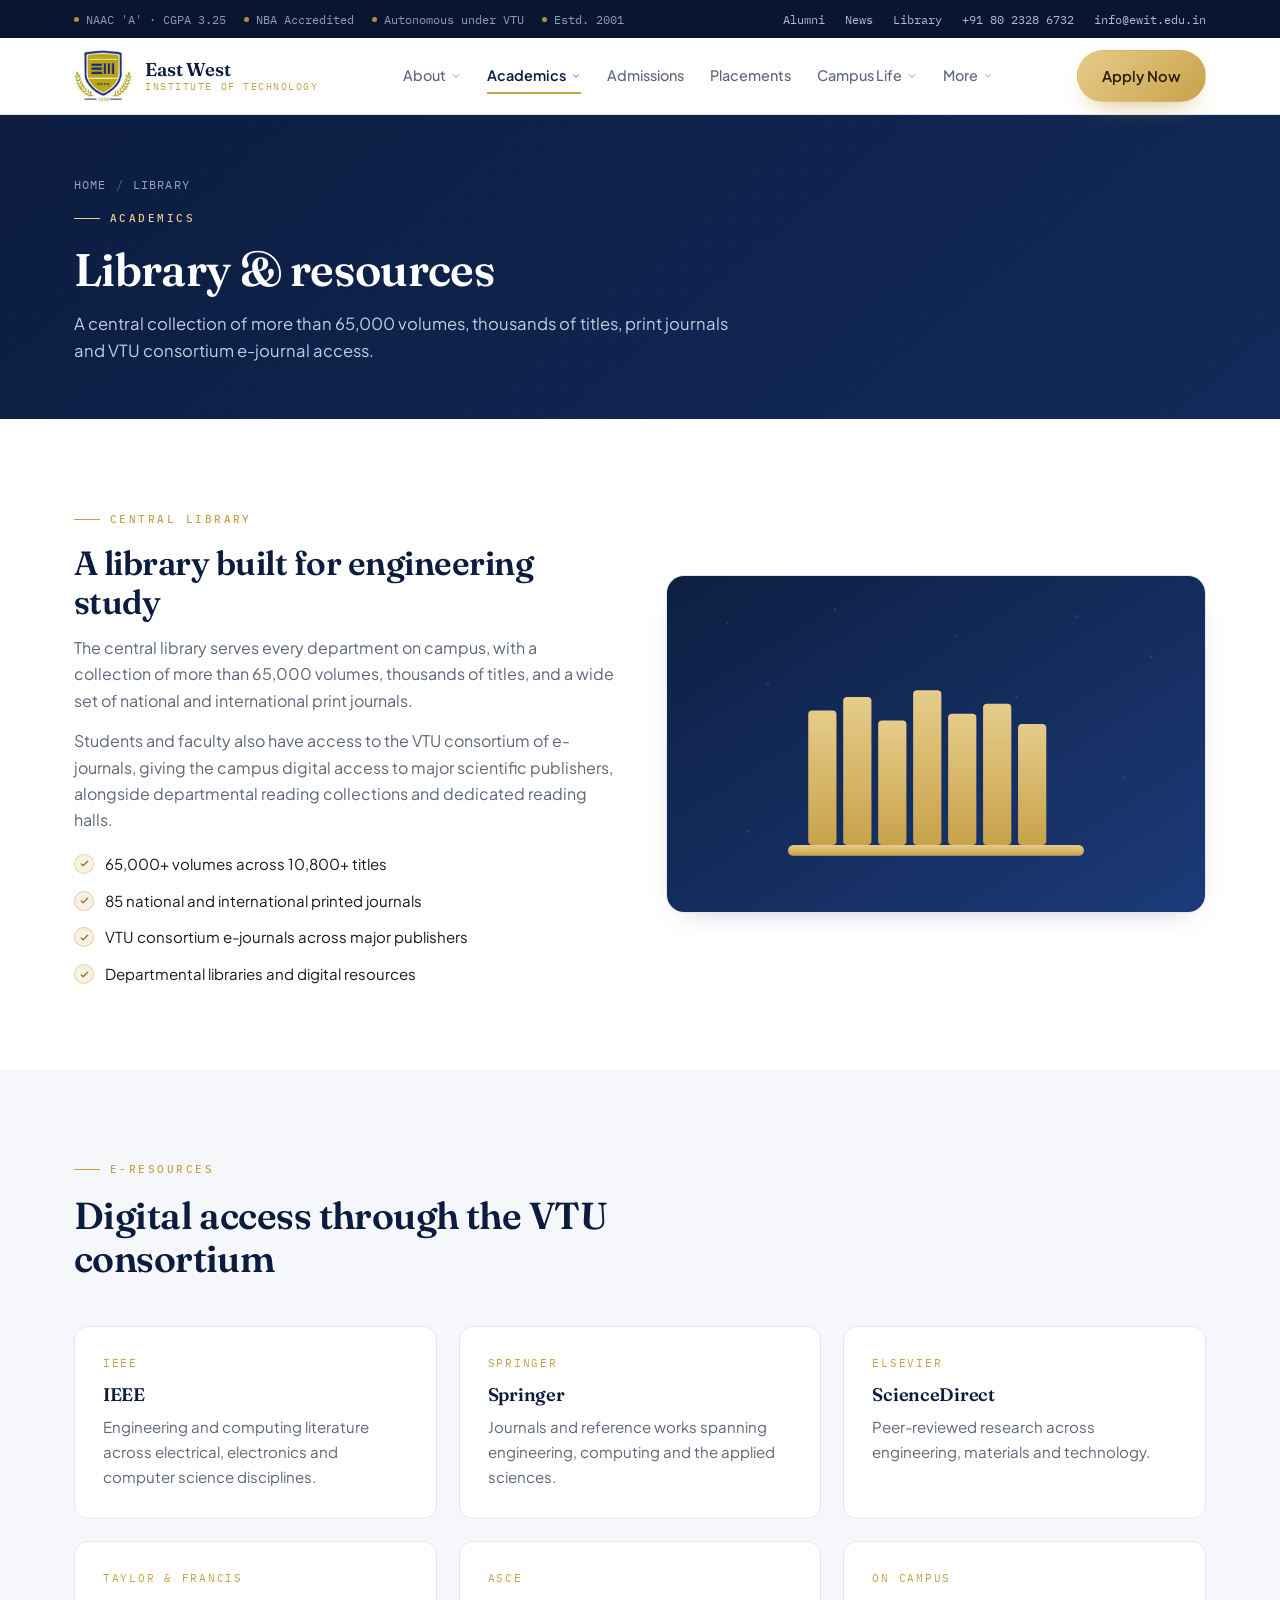
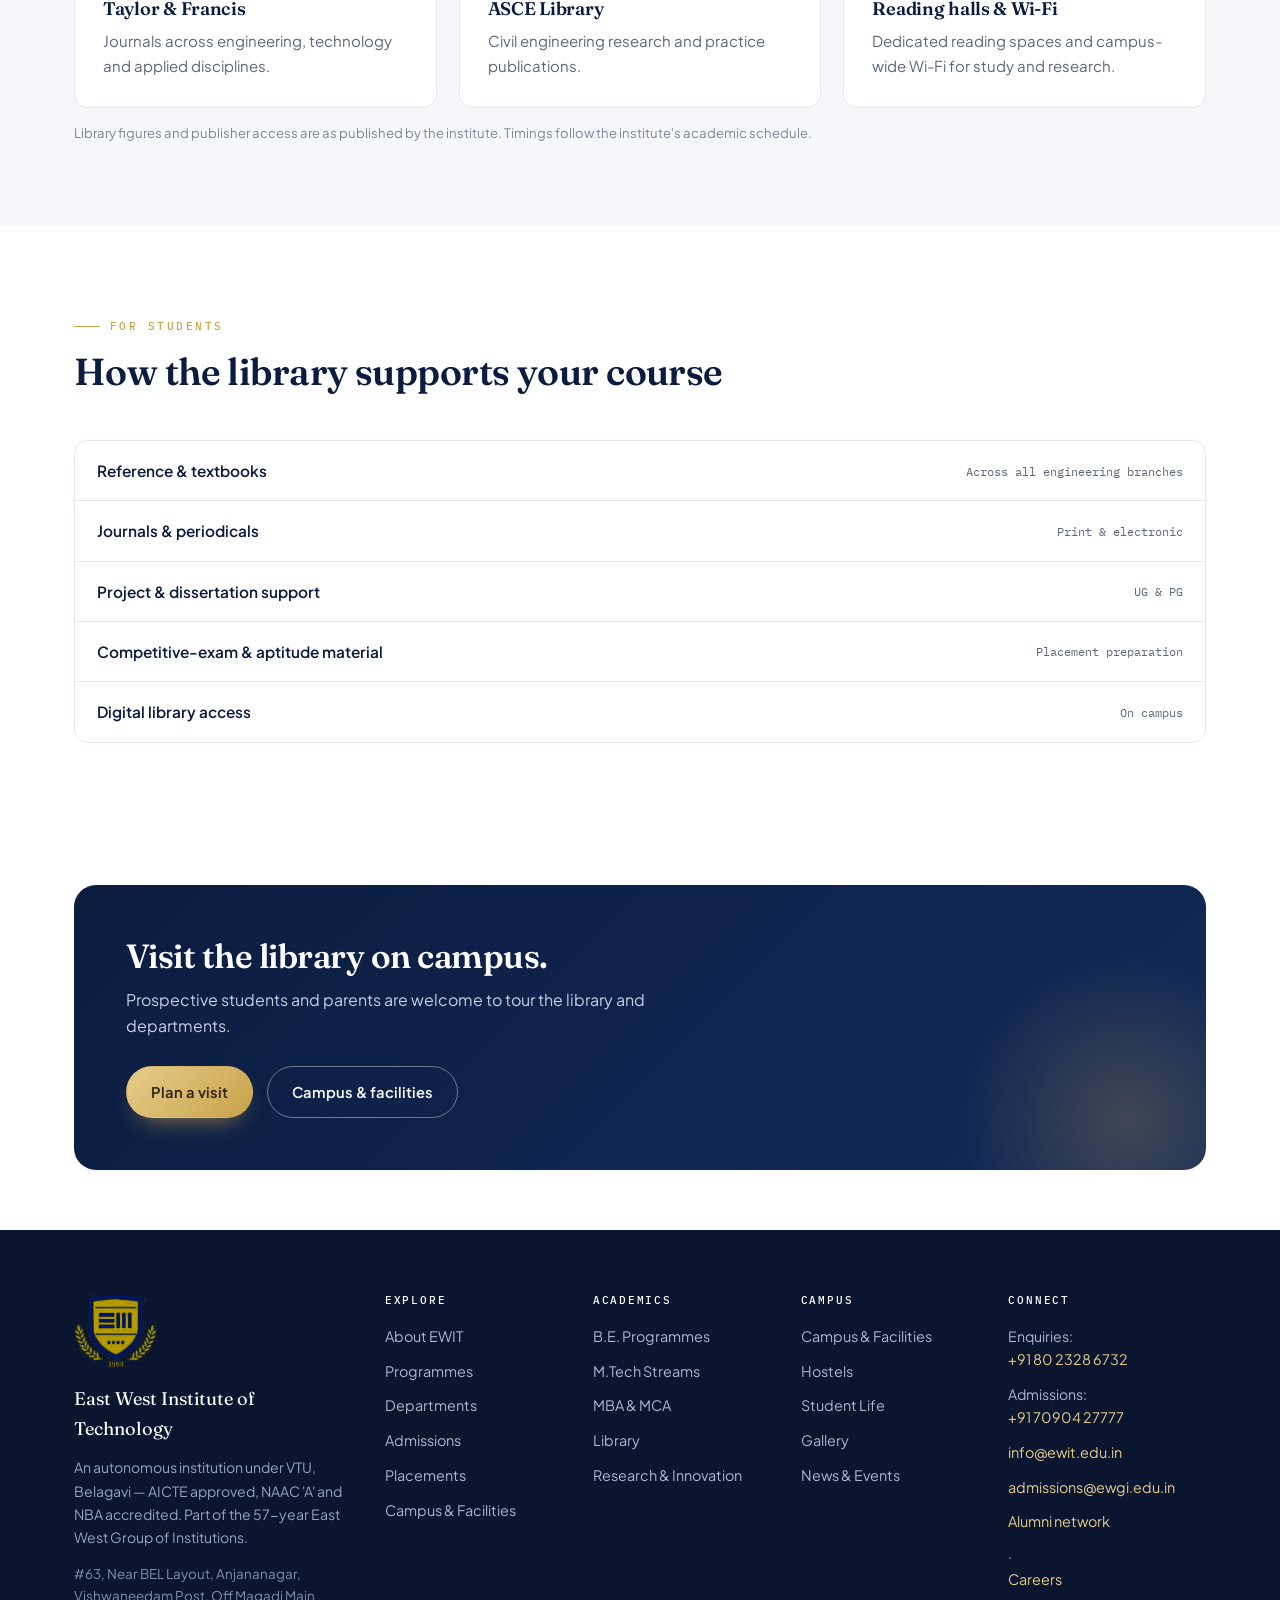
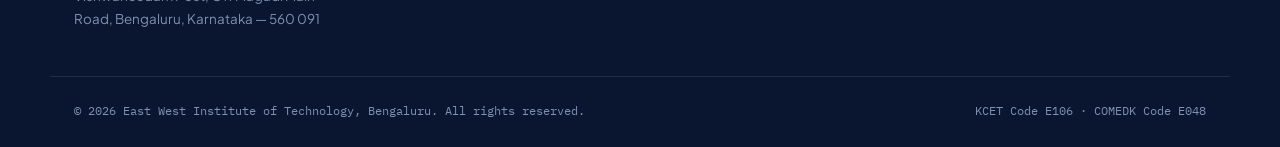
<file: library.html>
<!DOCTYPE html>
<html lang="en">
<head>
<meta charset="UTF-8" />
<meta name="viewport" content="width=device-width, initial-scale=1.0" />
<title>Library | East West Institute of Technology, Bengaluru</title>
<meta name="description" content="The central library at EWIT Bengaluru - 65,000+ volumes, 10,800+ titles, 85 journals and VTU consortium e-journal access." />
<link rel="icon" href="assets/img/favicon.png" type="image/png" />
<link rel="preconnect" href="https://fonts.googleapis.com" />
<link rel="preconnect" href="https://fonts.gstatic.com" crossorigin />
<link href="https://fonts.googleapis.com/css2?family=Fraunces:opsz,wght@9..144,400;9..144,500;9..144,600;9..144,700&family=Plus+Jakarta+Sans:wght@400;500;600;700&family=IBM+Plex+Mono:wght@400;500&display=swap" rel="stylesheet" />
<link rel="stylesheet" href="assets/css/style.css" />
</head>
<body>
<a class="skip" href="#main">Skip to content</a>

<div class="topbar">
  <div class="container topbar-inner">
    <div class="topbar-left">
      <span>NAAC 'A' &middot; CGPA 3.25</span>
      <span>NBA Accredited</span>
      <span>Autonomous under VTU</span>
      <span>Estd. 2001</span>
    </div>
    <div class="topbar-right">
      <a href="alumni.html">Alumni</a>
      <a href="news.html">News</a>
      <a href="library.html">Library</a>
      <a href="tel:+918023286732">+91 80 2328 6732</a>
      <a href="mailto:info@ewit.edu.in">info@ewit.edu.in</a>
    </div>
  </div>
</div>

<header class="site-header" id="siteHeader">
  <div class="container header-inner">
    <a class="brand" href="index.html">
      <img class="brand-crest" src="assets/img/logo.png" alt="East West Institute of Technology crest" />
      <span class="brand-text"><span class="brand-top">East West</span><span class="brand-sub">Institute of Technology</span></span>
    </a>
    <nav class="nav" aria-label="Primary">
      <div class="nav-item has-drop">
        <a href="about.html">About <svg class="caret" viewBox="0 0 24 24" fill="none" stroke="currentColor" stroke-width="2.4" stroke-linecap="round" stroke-linejoin="round"><path d="m6 9 6 6 6-6"/></svg></a>
        <div class="drop">
          <a href="about.html">About EWIT</a>
          <a href="about.html#leadership">Leadership &amp; Governance</a>
          <a href="about.html#accreditation">Accreditation</a>
          <a href="campus.html">Campus &amp; Facilities</a>
        </div>
      </div>
      <div class="nav-item has-drop">
        <a href="programmes.html">Academics <svg class="caret" viewBox="0 0 24 24" fill="none" stroke="currentColor" stroke-width="2.4" stroke-linecap="round" stroke-linejoin="round"><path d="m6 9 6 6 6-6"/></svg></a>
        <div class="drop">
          <a href="programmes.html">Programmes</a>
          <a href="departments.html">Departments</a>
          <a href="library.html">Library</a>
          <a href="research.html">Research &amp; Innovation</a>
        </div>
      </div>
      <a href="admissions.html">Admissions</a>
      <a href="placements.html">Placements</a>
      <div class="nav-item has-drop">
        <a href="campus.html">Campus Life <svg class="caret" viewBox="0 0 24 24" fill="none" stroke="currentColor" stroke-width="2.4" stroke-linecap="round" stroke-linejoin="round"><path d="m6 9 6 6 6-6"/></svg></a>
        <div class="drop">
          <a href="campus.html">Campus &amp; Facilities</a>
          <a href="student-life.html">Student Life</a>
          <a href="campus.html#hostels">Hostels</a>
          <a href="gallery.html">Gallery</a>
        </div>
      </div>
      <div class="nav-item has-drop">
        <a href="news.html">More <svg class="caret" viewBox="0 0 24 24" fill="none" stroke="currentColor" stroke-width="2.4" stroke-linecap="round" stroke-linejoin="round"><path d="m6 9 6 6 6-6"/></svg></a>
        <div class="drop">
          <a href="news.html">News &amp; Events</a>
          <a href="gallery.html">Gallery</a>
          <a href="alumni.html">Alumni</a>
          <a href="contact.html">Contact</a>
        </div>
      </div>
    </nav>
    <div class="header-cta">
      <a class="btn btn-gold" href="admissions.html">Apply Now</a>
      <button class="hamburger" id="hamburger" aria-label="Open menu" aria-expanded="false"><span></span><span></span><span></span></button>
    </div>
  </div>
</header>

<div class="mobile-nav" id="mobileNav">
  <div class="mn-group">About</div>
  <a href="about.html">About EWIT</a>
  <a href="about.html#leadership">Leadership &amp; Governance</a>
  <a href="about.html#accreditation">Accreditation</a>
  <div class="mn-group">Academics</div>
  <a href="programmes.html">Programmes</a>
  <a href="departments.html">Departments</a>
  <a href="library.html">Library</a>
  <a href="research.html">Research &amp; Innovation</a>
  <div class="mn-group">Admissions &amp; Placements</div>
  <a href="admissions.html">Admissions</a>
  <a href="placements.html">Placements</a>
  <div class="mn-group">Campus</div>
  <a href="campus.html">Campus &amp; Facilities</a>
  <a href="student-life.html">Student Life</a>
  <a href="gallery.html">Gallery</a>
  <div class="mn-group">More</div>
  <a href="news.html">News &amp; Events</a>
  <a href="alumni.html">Alumni</a>
  <a href="contact.html">Contact</a>
  <a class="btn btn-gold" href="admissions.html">Apply Now</a>
</div>

<main id="main">

  <section class="page-hero">
    <div class="container">
      <div class="crumb"><a href="index.html">Home</a><span class="sep">/</span><span>Library</span></div>
      <span class="eyebrow">Academics</span>
      <h1>Library &amp; resources</h1>
      <p>A central collection of more than 65,000 volumes, thousands of titles, print journals and VTU consortium e-journal access.</p>
    </div>
  </section>

  <section class="section">
    <div class="container split">
      <div class="split-body reveal">
        <span class="eyebrow">Central library</span>
        <h2>A library built for engineering study</h2>
        <p>The central library serves every department on campus, with a collection of more than 65,000 volumes, thousands of titles, and a wide set of national and international print journals.</p>
        <p>Students and faculty also have access to the VTU consortium of e-journals, giving the campus digital access to major scientific publishers, alongside departmental reading collections and dedicated reading halls.</p>
        <ul class="check-list">
          <li><span class="tick"><svg viewBox="0 0 24 24" fill="none" stroke="currentColor" stroke-width="3" stroke-linecap="round" stroke-linejoin="round"><path d="m5 13 4 4L19 7"/></svg></span>65,000+ volumes across 10,800+ titles</li>
          <li><span class="tick"><svg viewBox="0 0 24 24" fill="none" stroke="currentColor" stroke-width="3" stroke-linecap="round" stroke-linejoin="round"><path d="m5 13 4 4L19 7"/></svg></span>85 national and international printed journals</li>
          <li><span class="tick"><svg viewBox="0 0 24 24" fill="none" stroke="currentColor" stroke-width="3" stroke-linecap="round" stroke-linejoin="round"><path d="m5 13 4 4L19 7"/></svg></span>VTU consortium e-journals across major publishers</li>
          <li><span class="tick"><svg viewBox="0 0 24 24" fill="none" stroke="currentColor" stroke-width="3" stroke-linecap="round" stroke-linejoin="round"><path d="m5 13 4 4L19 7"/></svg></span>Departmental libraries and digital resources</li>
        </ul>
      </div>
      <div class="split-media reveal"><svg viewBox="0 0 800 500" role="img" aria-hidden="true" preserveAspectRatio="xMidYMid slice"><defs><linearGradient id="tg3" x1="0" y1="0" x2="1" y2="1"><stop offset="0" stop-color="#0d1f42"/><stop offset="1" stop-color="#1b3a78"/></linearGradient><linearGradient id="tgg3" x1="0" y1="0" x2="0" y2="1"><stop offset="0" stop-color="#e6cc8a"/><stop offset="1" stop-color="#c8a24a"/></linearGradient></defs><rect width="800" height="500" fill="url(#tg3)"/><g fill="#ffffff" opacity="0.10"><circle cx="90" cy="70" r="2"/><circle cx="250" cy="50" r="2"/><circle cx="430" cy="90" r="2"/><circle cx="610" cy="60" r="2"/><circle cx="720" cy="120" r="2"/><circle cx="150" cy="160" r="2"/><circle cx="520" cy="180" r="2"/><circle cx="680" cy="300" r="2"/><circle cx="120" cy="380" r="2"/></g><g fill="url(#tgg3)"><rect x="210" y="200" width="42" height="200" rx="6"/><rect x="262" y="180" width="42" height="220" rx="6"/><rect x="314" y="215" width="42" height="185" rx="6"/><rect x="366" y="170" width="42" height="230" rx="6"/><rect x="418" y="205" width="42" height="195" rx="6"/><rect x="470" y="190" width="42" height="210" rx="6"/><rect x="522" y="220" width="42" height="180" rx="6"/></g><rect x="180" y="400" width="440" height="16" rx="8" fill="url(#tgg3)"/></svg></div>
    </div>
  </section>

  <section class="section alt">
    <div class="container">
      <div class="section-head reveal"><span class="eyebrow">E-resources</span><h2>Digital access through the VTU consortium</h2></div>
      <div class="grid grid-3">
        <div class="card reveal"><div class="kicker">IEEE</div><h3>IEEE</h3><p>Engineering and computing literature across electrical, electronics and computer science disciplines.</p></div>
        <div class="card reveal"><div class="kicker">Springer</div><h3>Springer</h3><p>Journals and reference works spanning engineering, computing and the applied sciences.</p></div>
        <div class="card reveal"><div class="kicker">Elsevier</div><h3>ScienceDirect</h3><p>Peer-reviewed research across engineering, materials and technology.</p></div>
        <div class="card reveal"><div class="kicker">Taylor &amp; Francis</div><h3>Taylor &amp; Francis</h3><p>Journals across engineering, technology and applied disciplines.</p></div>
        <div class="card reveal"><div class="kicker">ASCE</div><h3>ASCE Library</h3><p>Civil engineering research and practice publications.</p></div>
        <div class="card reveal"><div class="kicker">On campus</div><h3>Reading halls &amp; Wi-Fi</h3><p>Dedicated reading spaces and campus-wide Wi-Fi for study and research.</p></div>
      </div>
      <p class="form-note">Library figures and publisher access are as published by the institute. Timings follow the institute's academic schedule.</p>
    </div>
  </section>

  <section class="section">
    <div class="container">
      <div class="section-head reveal"><span class="eyebrow">For students</span><h2>How the library supports your course</h2></div>
      <div class="rows reveal">
        <div class="row"><span class="r-l">Reference &amp; textbooks</span><span class="r-r">Across all engineering branches</span></div>
        <div class="row"><span class="r-l">Journals &amp; periodicals</span><span class="r-r">Print &amp; electronic</span></div>
        <div class="row"><span class="r-l">Project &amp; dissertation support</span><span class="r-r">UG &amp; PG</span></div>
        <div class="row"><span class="r-l">Competitive-exam &amp; aptitude material</span><span class="r-r">Placement preparation</span></div>
        <div class="row"><span class="r-l">Digital library access</span><span class="r-r">On campus</span></div>
      </div>
    </div>
  </section>

  <section class="section tight">
    <div class="container">
      <div class="cta-band reveal">
        <div class="cta-inner">
          <div>
            <h2>Visit the library on campus.</h2>
            <p>Prospective students and parents are welcome to tour the library and departments.</p>
            <div class="actions">
              <a class="btn btn-gold" href="contact.html">Plan a visit</a>
              <a class="btn btn-outline-light" href="campus.html">Campus &amp; facilities</a>
            </div>
          </div>
        </div>
      </div>
    </div>
  </section>

</main>

<footer class="site-footer">
  <div class="container footer-top">
    <div class="footer-brand">
      <img class="footer-crest" src="assets/img/logo.png" alt="East West Institute of Technology logo" />
      <p class="footer-name">East West Institute of Technology</p>
      <p class="footer-desc">An autonomous institution under VTU, Belagavi &mdash; AICTE approved, NAAC 'A' and NBA accredited. Part of the 57-year East West Group of Institutions.</p>
      <p class="footer-addr">#63, Near BEL Layout, Anjananagar, Vishwaneedam Post, Off Magadi Main Road, Bengaluru, Karnataka &mdash; 560 091</p>
    </div>
    <div class="footer-col"><h4>Explore</h4>
      <a href="about.html">About EWIT</a>
      <a href="programmes.html">Programmes</a>
      <a href="departments.html">Departments</a>
      <a href="admissions.html">Admissions</a>
      <a href="placements.html">Placements</a>
      <a href="campus.html">Campus &amp; Facilities</a>
    </div>
    <div class="footer-col"><h4>Academics</h4>
      <a href="programmes.html">B.E. Programmes</a>
      <a href="programmes.html">M.Tech Streams</a>
      <a href="programmes.html">MBA &amp; MCA</a>
      <a href="library.html">Library</a>
      <a href="research.html">Research &amp; Innovation</a>
    </div>
    <div class="footer-col"><h4>Campus</h4>
      <a href="campus.html">Campus &amp; Facilities</a>
      <a href="campus.html#hostels">Hostels</a>
      <a href="student-life.html">Student Life</a>
      <a href="gallery.html">Gallery</a>
      <a href="news.html">News &amp; Events</a>
    </div>
    <div class="footer-col"><h4>Connect</h4>
      <ul class="footer-contact">
        <li>Enquiries: <a href="tel:+918023286732">+91 80 2328 6732</a></li>
        <li>Admissions: <a href="tel:+917090427777">+91 70904 27777</a></li>
        <li><a href="mailto:info@ewit.edu.in">info@ewit.edu.in</a></li>
        <li><a href="mailto:admissions@ewgi.edu.in">admissions@ewgi.edu.in</a></li>
        <li><a href="alumni.html">Alumni network</a> &middot; <a href="contact.html">Careers</a></li>
      </ul>
    </div>
  </div>
  <div class="container footer-bottom">
    <span>&copy; <span id="year"></span> East West Institute of Technology, Bengaluru. All rights reserved.</span>
    <span>KCET Code E106 &middot; COMEDK Code E048</span>
  </div>
</footer>

<button class="to-top" id="toTop" aria-label="Back to top">
  <svg viewBox="0 0 24 24" fill="none" stroke="currentColor" stroke-width="2" stroke-linecap="round" stroke-linejoin="round"><path d="M12 19V5M5 12l7-7 7 7"/></svg>
</button>

<div class="lightbox" id="lightbox" role="dialog" aria-label="Enlarged view">
  <div class="lb-wrap">
    <div class="lb-inner"><div class="lb-holder"></div></div>
    <button class="lb-close" aria-label="Close">&times;</button>
  </div>
</div>
<script src="assets/js/main.js"></script>
</body>
</html>
</file>
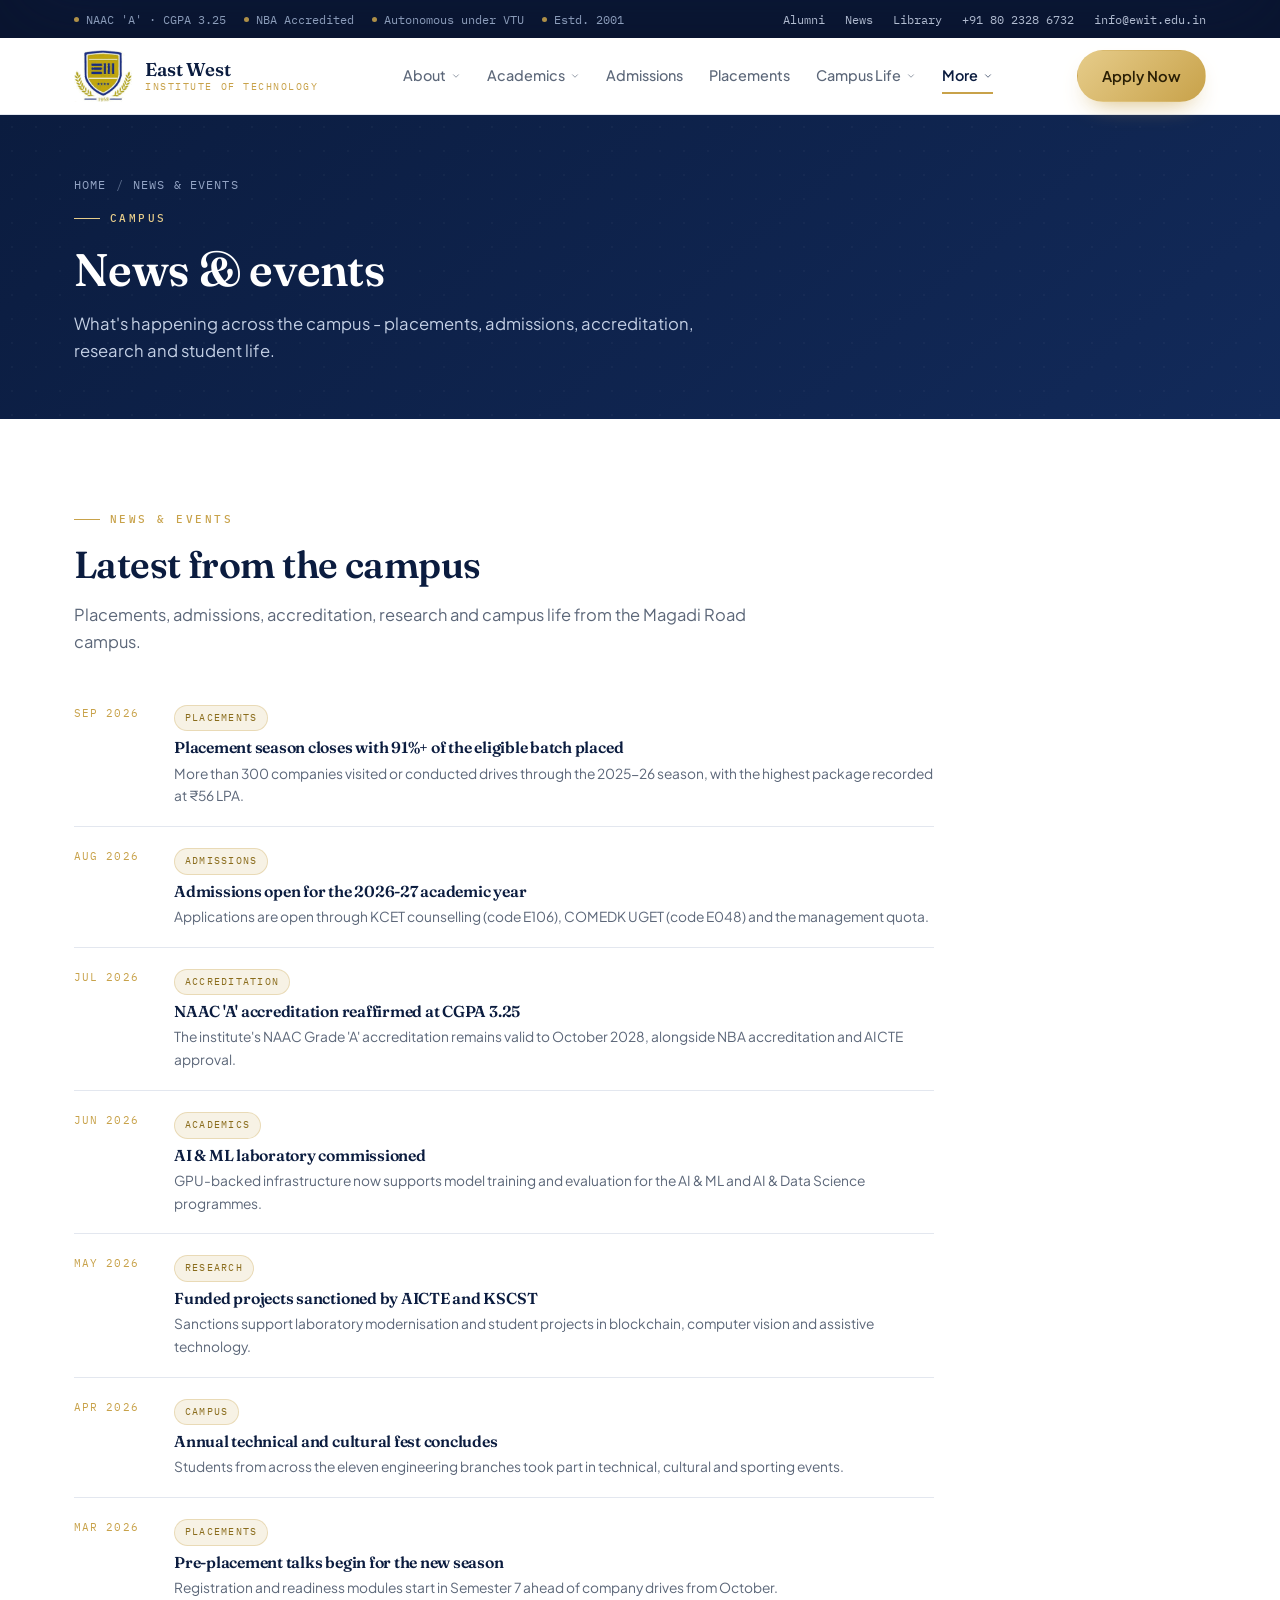
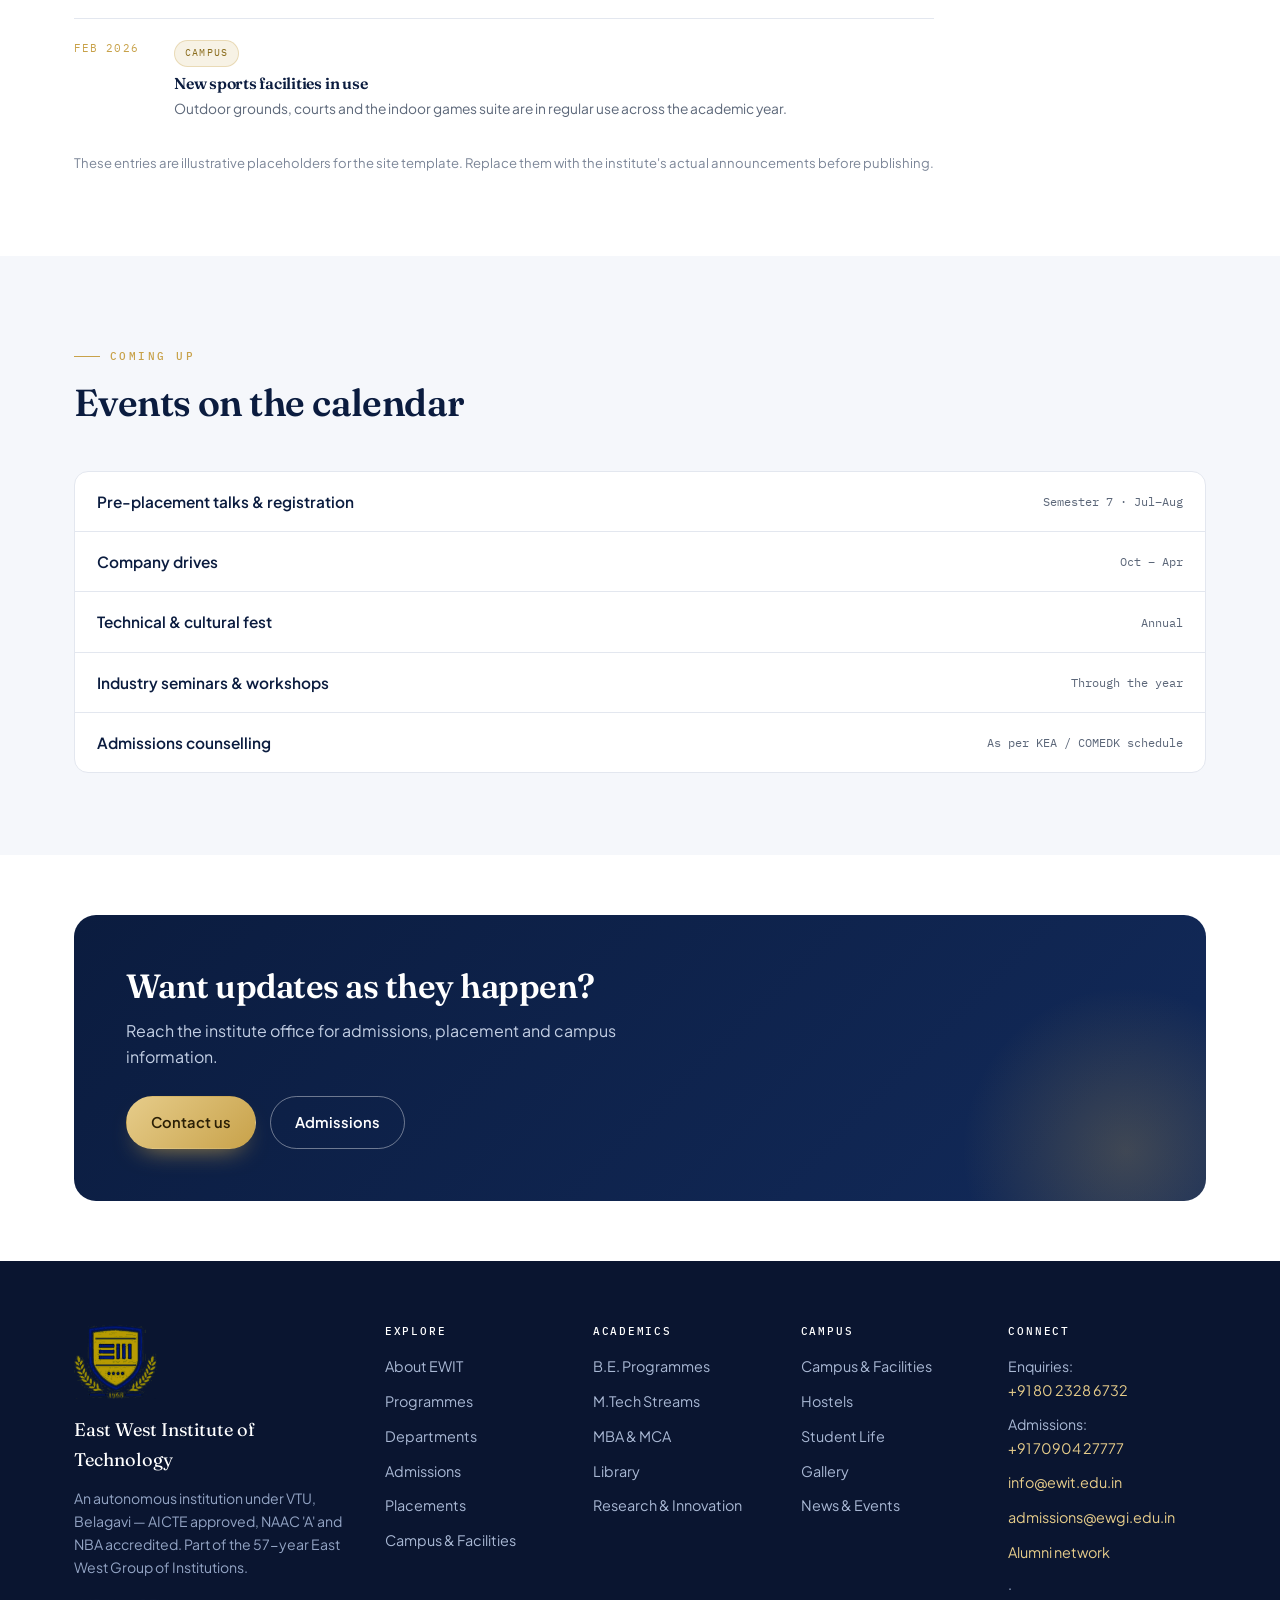
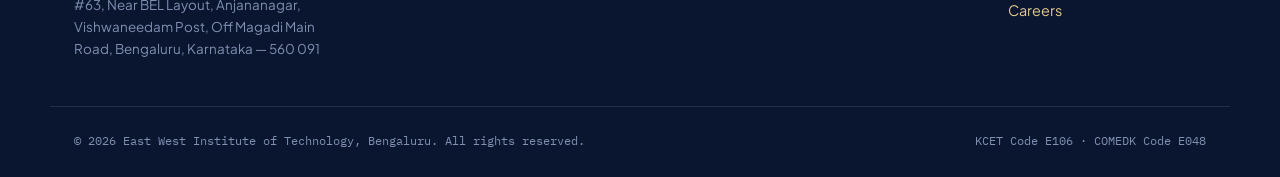
<file: news.html>
<!DOCTYPE html>
<html lang="en">
<head>
<meta charset="UTF-8" />
<meta name="viewport" content="width=device-width, initial-scale=1.0" />
<title>News & Events | East West Institute of Technology, Bengaluru</title>
<meta name="description" content="News and events at EWIT Bengaluru - placements, admissions, accreditation, research and campus life." />
<link rel="icon" href="assets/img/favicon.png" type="image/png" />
<link rel="preconnect" href="https://fonts.googleapis.com" />
<link rel="preconnect" href="https://fonts.gstatic.com" crossorigin />
<link href="https://fonts.googleapis.com/css2?family=Fraunces:opsz,wght@9..144,400;9..144,500;9..144,600;9..144,700&family=Plus+Jakarta+Sans:wght@400;500;600;700&family=IBM+Plex+Mono:wght@400;500&display=swap" rel="stylesheet" />
<link rel="stylesheet" href="assets/css/style.css" />
</head>
<body>
<a class="skip" href="#main">Skip to content</a>

<div class="topbar">
  <div class="container topbar-inner">
    <div class="topbar-left">
      <span>NAAC 'A' &middot; CGPA 3.25</span>
      <span>NBA Accredited</span>
      <span>Autonomous under VTU</span>
      <span>Estd. 2001</span>
    </div>
    <div class="topbar-right">
      <a href="alumni.html">Alumni</a>
      <a href="news.html">News</a>
      <a href="library.html">Library</a>
      <a href="tel:+918023286732">+91 80 2328 6732</a>
      <a href="mailto:info@ewit.edu.in">info@ewit.edu.in</a>
    </div>
  </div>
</div>

<header class="site-header" id="siteHeader">
  <div class="container header-inner">
    <a class="brand" href="index.html">
      <img class="brand-crest" src="assets/img/logo.png" alt="East West Institute of Technology crest" />
      <span class="brand-text"><span class="brand-top">East West</span><span class="brand-sub">Institute of Technology</span></span>
    </a>
    <nav class="nav" aria-label="Primary">
      <div class="nav-item has-drop">
        <a href="about.html">About <svg class="caret" viewBox="0 0 24 24" fill="none" stroke="currentColor" stroke-width="2.4" stroke-linecap="round" stroke-linejoin="round"><path d="m6 9 6 6 6-6"/></svg></a>
        <div class="drop">
          <a href="about.html">About EWIT</a>
          <a href="about.html#leadership">Leadership &amp; Governance</a>
          <a href="about.html#accreditation">Accreditation</a>
          <a href="campus.html">Campus &amp; Facilities</a>
        </div>
      </div>
      <div class="nav-item has-drop">
        <a href="programmes.html">Academics <svg class="caret" viewBox="0 0 24 24" fill="none" stroke="currentColor" stroke-width="2.4" stroke-linecap="round" stroke-linejoin="round"><path d="m6 9 6 6 6-6"/></svg></a>
        <div class="drop">
          <a href="programmes.html">Programmes</a>
          <a href="departments.html">Departments</a>
          <a href="library.html">Library</a>
          <a href="research.html">Research &amp; Innovation</a>
        </div>
      </div>
      <a href="admissions.html">Admissions</a>
      <a href="placements.html">Placements</a>
      <div class="nav-item has-drop">
        <a href="campus.html">Campus Life <svg class="caret" viewBox="0 0 24 24" fill="none" stroke="currentColor" stroke-width="2.4" stroke-linecap="round" stroke-linejoin="round"><path d="m6 9 6 6 6-6"/></svg></a>
        <div class="drop">
          <a href="campus.html">Campus &amp; Facilities</a>
          <a href="student-life.html">Student Life</a>
          <a href="campus.html#hostels">Hostels</a>
          <a href="gallery.html">Gallery</a>
        </div>
      </div>
      <div class="nav-item has-drop">
        <a href="news.html">More <svg class="caret" viewBox="0 0 24 24" fill="none" stroke="currentColor" stroke-width="2.4" stroke-linecap="round" stroke-linejoin="round"><path d="m6 9 6 6 6-6"/></svg></a>
        <div class="drop">
          <a href="news.html">News &amp; Events</a>
          <a href="gallery.html">Gallery</a>
          <a href="alumni.html">Alumni</a>
          <a href="contact.html">Contact</a>
        </div>
      </div>
    </nav>
    <div class="header-cta">
      <a class="btn btn-gold" href="admissions.html">Apply Now</a>
      <button class="hamburger" id="hamburger" aria-label="Open menu" aria-expanded="false"><span></span><span></span><span></span></button>
    </div>
  </div>
</header>

<div class="mobile-nav" id="mobileNav">
  <div class="mn-group">About</div>
  <a href="about.html">About EWIT</a>
  <a href="about.html#leadership">Leadership &amp; Governance</a>
  <a href="about.html#accreditation">Accreditation</a>
  <div class="mn-group">Academics</div>
  <a href="programmes.html">Programmes</a>
  <a href="departments.html">Departments</a>
  <a href="library.html">Library</a>
  <a href="research.html">Research &amp; Innovation</a>
  <div class="mn-group">Admissions &amp; Placements</div>
  <a href="admissions.html">Admissions</a>
  <a href="placements.html">Placements</a>
  <div class="mn-group">Campus</div>
  <a href="campus.html">Campus &amp; Facilities</a>
  <a href="student-life.html">Student Life</a>
  <a href="gallery.html">Gallery</a>
  <div class="mn-group">More</div>
  <a href="news.html">News &amp; Events</a>
  <a href="alumni.html">Alumni</a>
  <a href="contact.html">Contact</a>
  <a class="btn btn-gold" href="admissions.html">Apply Now</a>
</div>

<main id="main">

  <section class="page-hero">
    <div class="container">
      <div class="crumb"><a href="index.html">Home</a><span class="sep">/</span><span>News &amp; Events</span></div>
      <span class="eyebrow">Campus</span>
      <h1>News &amp; events</h1>
      <p>What's happening across the campus - placements, admissions, accreditation, research and student life.</p>
    </div>
  </section>

  <section class="section">
    <div class="container">
      <div class="section-head reveal">
        <span class="eyebrow">News &amp; events</span>
        <h2>Latest from the campus</h2>
        <p>Placements, admissions, accreditation, research and campus life from the Magadi Road campus.</p>
      </div>
      <div class="news-list reveal" style="max-width:860px">
        <div class="news-item">
          <div class="news-date">Sep 2026</div>
          <div><span class="pill">Placements</span><h4 style="margin-top:8px">Placement season closes with 91%+ of the eligible batch placed</h4><p>More than 300 companies visited or conducted drives through the 2025-26 season, with the highest package recorded at &#8377;56 LPA.</p></div>
        </div>
        <div class="news-item">
          <div class="news-date">Aug 2026</div>
          <div><span class="pill">Admissions</span><h4 style="margin-top:8px">Admissions open for the 2026-27 academic year</h4><p>Applications are open through KCET counselling (code E106), COMEDK UGET (code E048) and the management quota.</p></div>
        </div>
        <div class="news-item">
          <div class="news-date">Jul 2026</div>
          <div><span class="pill">Accreditation</span><h4 style="margin-top:8px">NAAC 'A' accreditation reaffirmed at CGPA 3.25</h4><p>The institute's NAAC Grade 'A' accreditation remains valid to October 2028, alongside NBA accreditation and AICTE approval.</p></div>
        </div>
        <div class="news-item">
          <div class="news-date">Jun 2026</div>
          <div><span class="pill">Academics</span><h4 style="margin-top:8px">AI &amp; ML laboratory commissioned</h4><p>GPU-backed infrastructure now supports model training and evaluation for the AI &amp; ML and AI &amp; Data Science programmes.</p></div>
        </div>
        <div class="news-item">
          <div class="news-date">May 2026</div>
          <div><span class="pill">Research</span><h4 style="margin-top:8px">Funded projects sanctioned by AICTE and KSCST</h4><p>Sanctions support laboratory modernisation and student projects in blockchain, computer vision and assistive technology.</p></div>
        </div>
        <div class="news-item">
          <div class="news-date">Apr 2026</div>
          <div><span class="pill">Campus</span><h4 style="margin-top:8px">Annual technical and cultural fest concludes</h4><p>Students from across the eleven engineering branches took part in technical, cultural and sporting events.</p></div>
        </div>
        <div class="news-item">
          <div class="news-date">Mar 2026</div>
          <div><span class="pill">Placements</span><h4 style="margin-top:8px">Pre-placement talks begin for the new season</h4><p>Registration and readiness modules start in Semester 7 ahead of company drives from October.</p></div>
        </div>
        <div class="news-item">
          <div class="news-date">Feb 2026</div>
          <div><span class="pill">Campus</span><h4 style="margin-top:8px">New sports facilities in use</h4><p>Outdoor grounds, courts and the indoor games suite are in regular use across the academic year.</p></div>
        </div>
      </div>
      <p class="form-note">These entries are illustrative placeholders for the site template. Replace them with the institute's actual announcements before publishing.</p>
    </div>
  </section>

  <section class="section alt">
    <div class="container">
      <div class="section-head reveal"><span class="eyebrow">Coming up</span><h2>Events on the calendar</h2></div>
      <div class="rows reveal">
        <div class="row"><span class="r-l">Pre-placement talks &amp; registration</span><span class="r-r">Semester 7 &middot; Jul&ndash;Aug</span></div>
        <div class="row"><span class="r-l">Company drives</span><span class="r-r">Oct &ndash; Apr</span></div>
        <div class="row"><span class="r-l">Technical &amp; cultural fest</span><span class="r-r">Annual</span></div>
        <div class="row"><span class="r-l">Industry seminars &amp; workshops</span><span class="r-r">Through the year</span></div>
        <div class="row"><span class="r-l">Admissions counselling</span><span class="r-r">As per KEA / COMEDK schedule</span></div>
      </div>
    </div>
  </section>

  <section class="section tight">
    <div class="container">
      <div class="cta-band reveal">
        <div class="cta-inner">
          <div>
            <h2>Want updates as they happen?</h2>
            <p>Reach the institute office for admissions, placement and campus information.</p>
            <div class="actions">
              <a class="btn btn-gold" href="contact.html">Contact us</a>
              <a class="btn btn-outline-light" href="admissions.html">Admissions</a>
            </div>
          </div>
        </div>
      </div>
    </div>
  </section>

</main>

<footer class="site-footer">
  <div class="container footer-top">
    <div class="footer-brand">
      <img class="footer-crest" src="assets/img/logo.png" alt="East West Institute of Technology logo" />
      <p class="footer-name">East West Institute of Technology</p>
      <p class="footer-desc">An autonomous institution under VTU, Belagavi &mdash; AICTE approved, NAAC 'A' and NBA accredited. Part of the 57-year East West Group of Institutions.</p>
      <p class="footer-addr">#63, Near BEL Layout, Anjananagar, Vishwaneedam Post, Off Magadi Main Road, Bengaluru, Karnataka &mdash; 560 091</p>
    </div>
    <div class="footer-col"><h4>Explore</h4>
      <a href="about.html">About EWIT</a>
      <a href="programmes.html">Programmes</a>
      <a href="departments.html">Departments</a>
      <a href="admissions.html">Admissions</a>
      <a href="placements.html">Placements</a>
      <a href="campus.html">Campus &amp; Facilities</a>
    </div>
    <div class="footer-col"><h4>Academics</h4>
      <a href="programmes.html">B.E. Programmes</a>
      <a href="programmes.html">M.Tech Streams</a>
      <a href="programmes.html">MBA &amp; MCA</a>
      <a href="library.html">Library</a>
      <a href="research.html">Research &amp; Innovation</a>
    </div>
    <div class="footer-col"><h4>Campus</h4>
      <a href="campus.html">Campus &amp; Facilities</a>
      <a href="campus.html#hostels">Hostels</a>
      <a href="student-life.html">Student Life</a>
      <a href="gallery.html">Gallery</a>
      <a href="news.html">News &amp; Events</a>
    </div>
    <div class="footer-col"><h4>Connect</h4>
      <ul class="footer-contact">
        <li>Enquiries: <a href="tel:+918023286732">+91 80 2328 6732</a></li>
        <li>Admissions: <a href="tel:+917090427777">+91 70904 27777</a></li>
        <li><a href="mailto:info@ewit.edu.in">info@ewit.edu.in</a></li>
        <li><a href="mailto:admissions@ewgi.edu.in">admissions@ewgi.edu.in</a></li>
        <li><a href="alumni.html">Alumni network</a> &middot; <a href="contact.html">Careers</a></li>
      </ul>
    </div>
  </div>
  <div class="container footer-bottom">
    <span>&copy; <span id="year"></span> East West Institute of Technology, Bengaluru. All rights reserved.</span>
    <span>KCET Code E106 &middot; COMEDK Code E048</span>
  </div>
</footer>

<button class="to-top" id="toTop" aria-label="Back to top">
  <svg viewBox="0 0 24 24" fill="none" stroke="currentColor" stroke-width="2" stroke-linecap="round" stroke-linejoin="round"><path d="M12 19V5M5 12l7-7 7 7"/></svg>
</button>

<div class="lightbox" id="lightbox" role="dialog" aria-label="Enlarged view">
  <div class="lb-wrap">
    <div class="lb-inner"><div class="lb-holder"></div></div>
    <button class="lb-close" aria-label="Close">&times;</button>
  </div>
</div>
<script src="assets/js/main.js"></script>
</body>
</html>
</file>
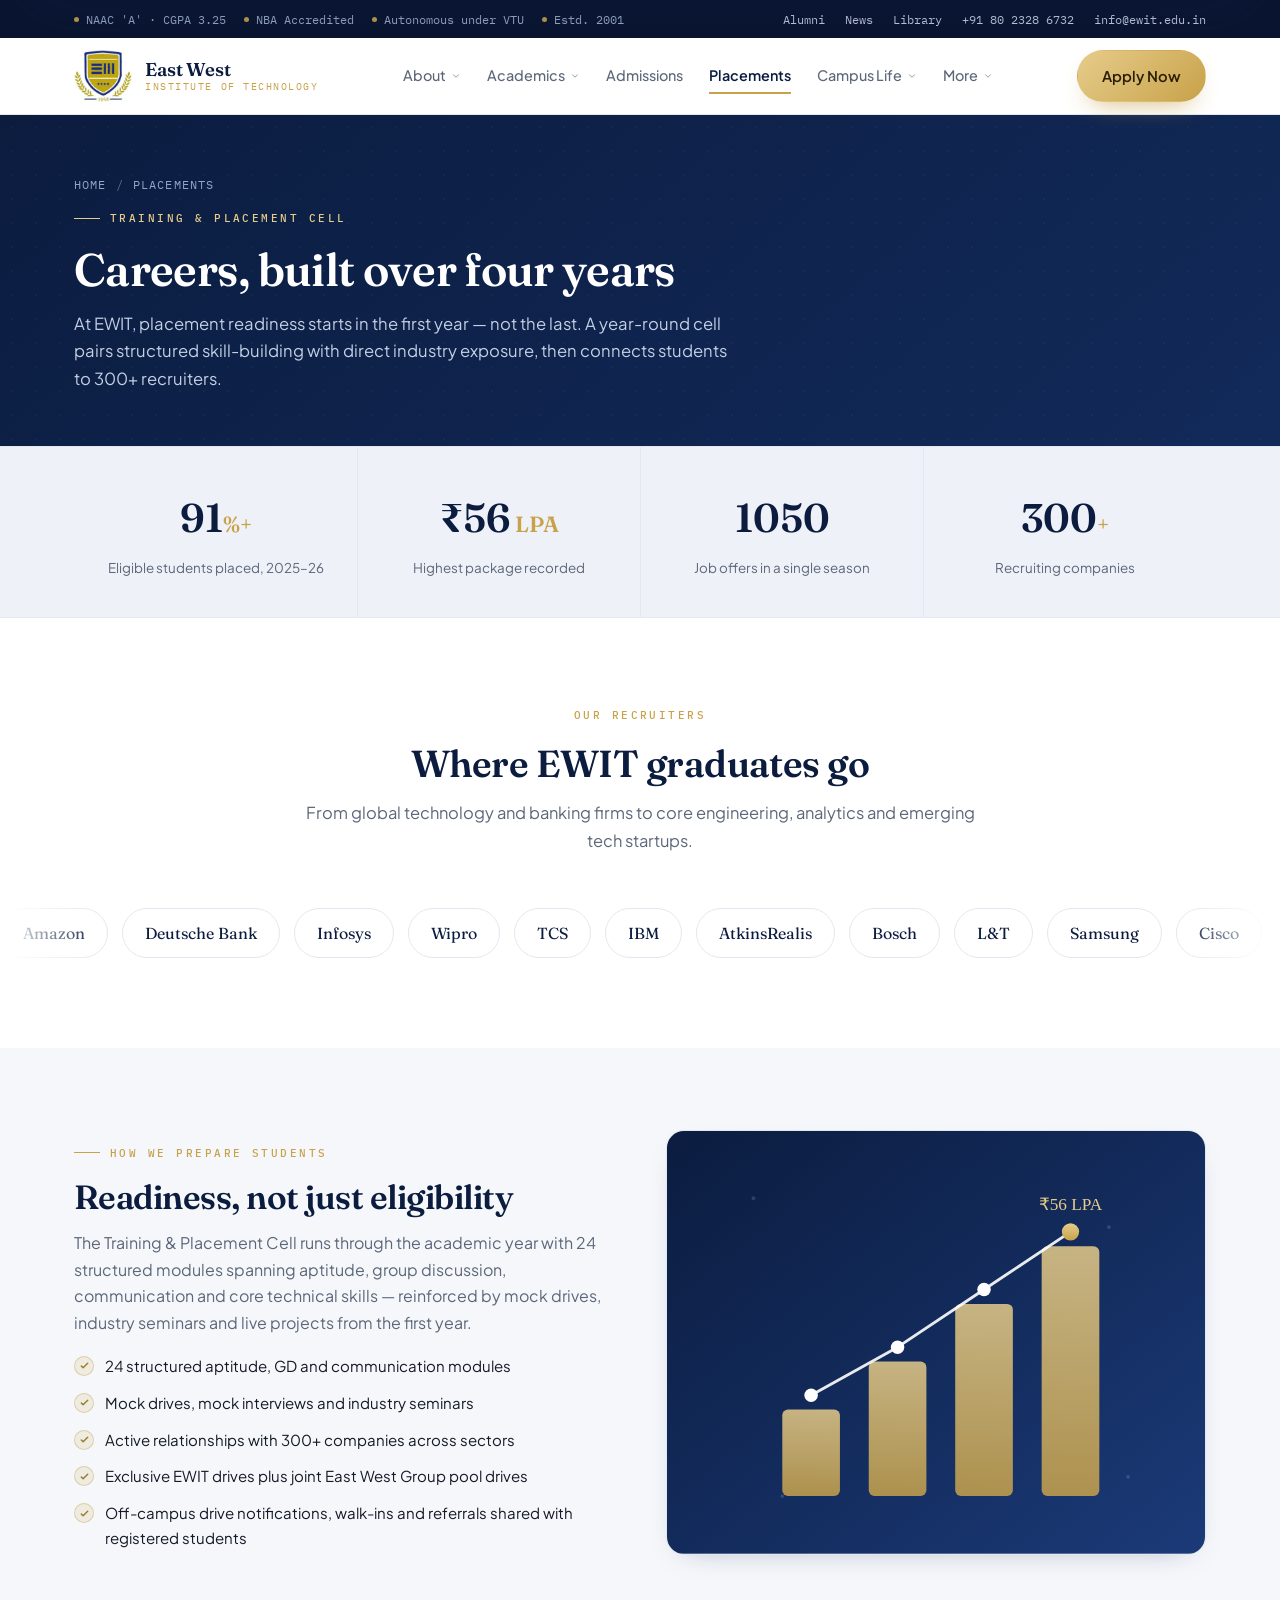
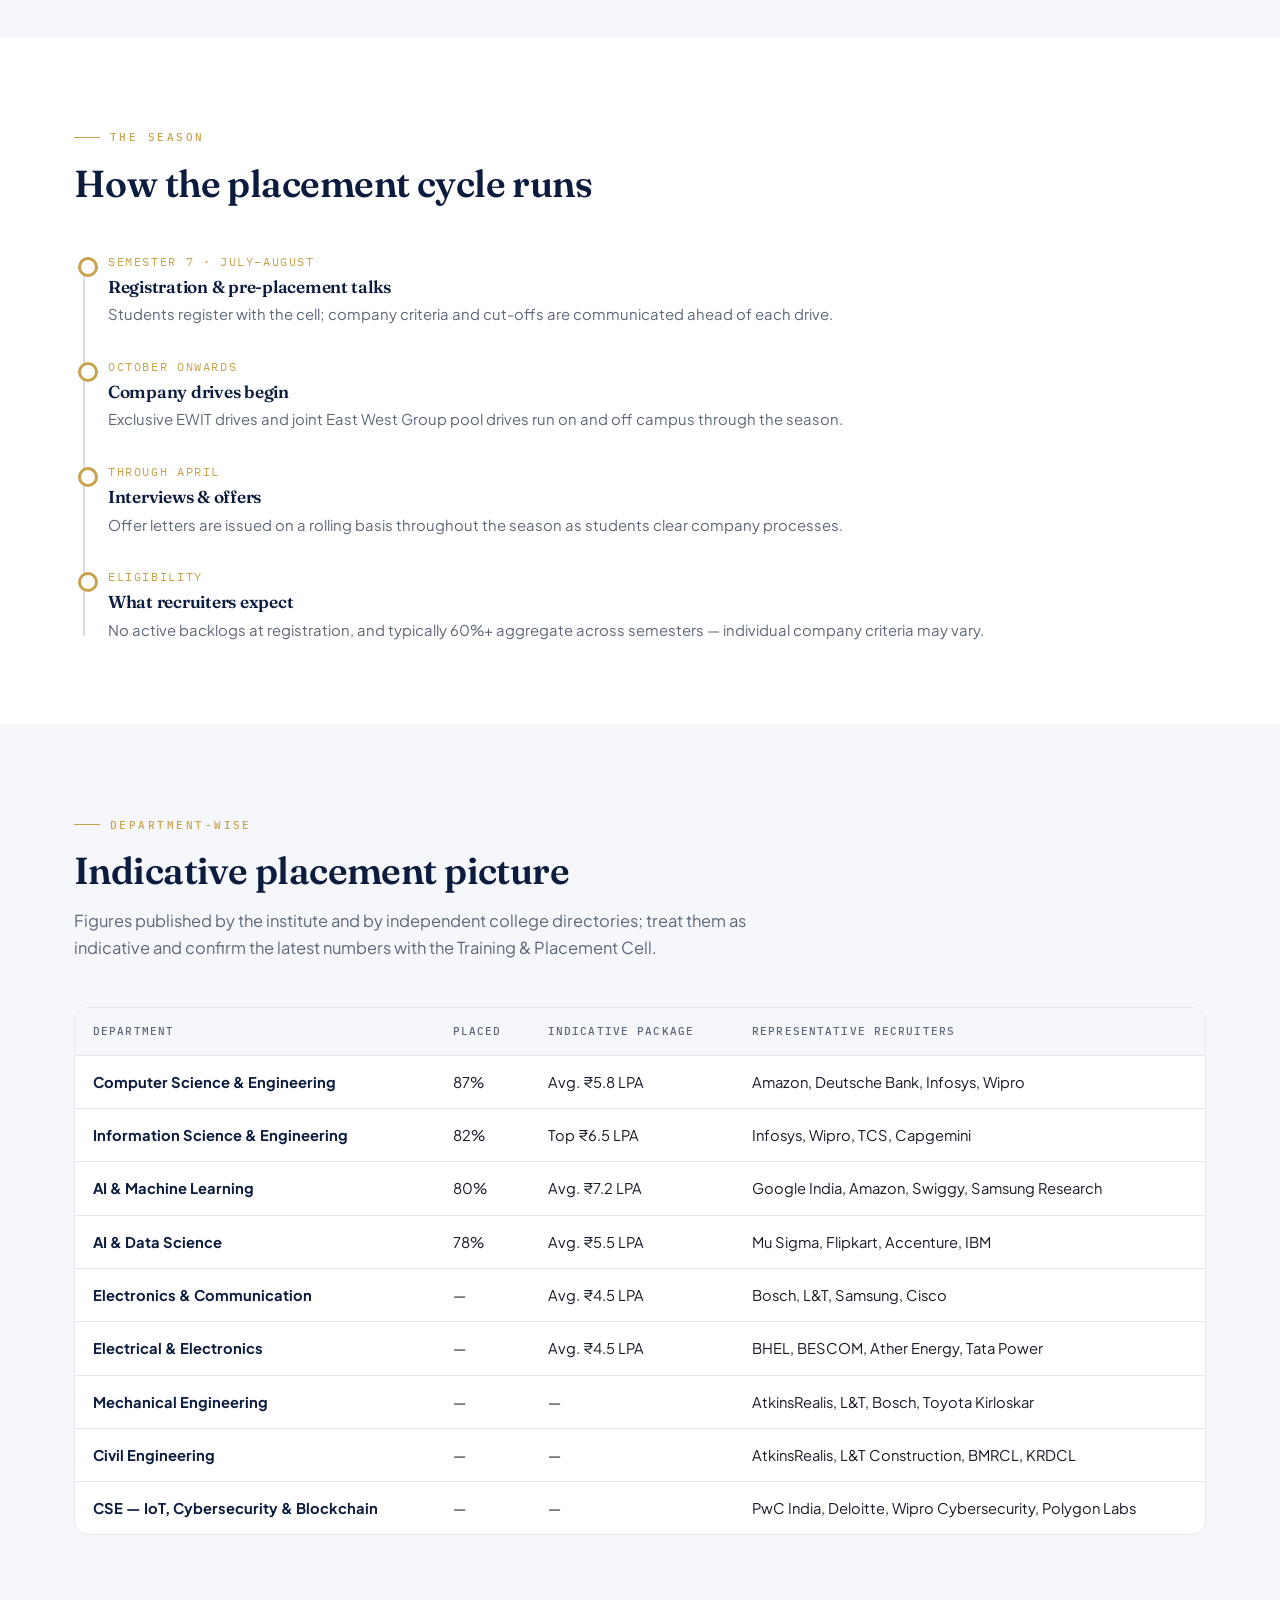
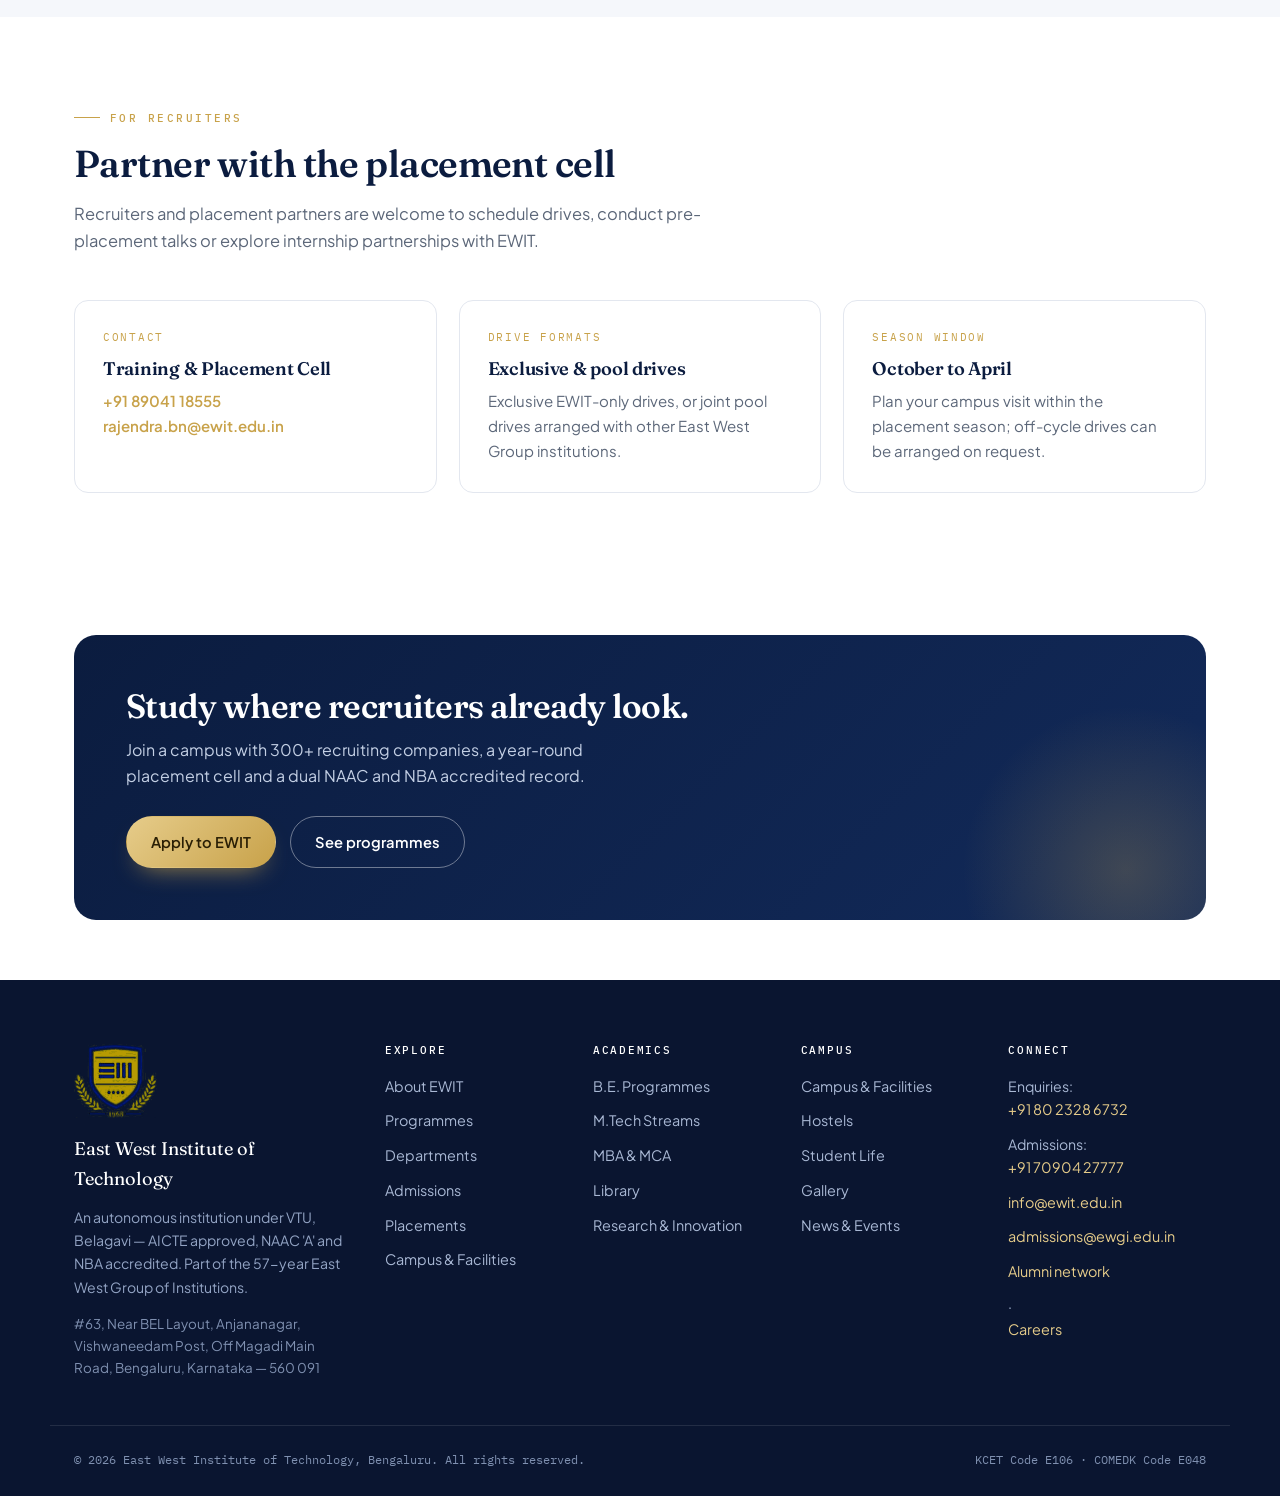
<file: placements.html>
<!DOCTYPE html>
<html lang="en">
<head>
<meta charset="UTF-8" />
<meta name="viewport" content="width=device-width, initial-scale=1.0" />
<title>Placements | East West Institute of Technology, Bengaluru</title>
<meta name="description" content="Placements at EWIT Bengaluru — 91%+ placed, ₹56 LPA highest package, 1050 job offers and 300+ recruiting companies, supported by a year-round Training & Placement Cell." />
<link rel="icon" href="assets/img/favicon.png" type="image/png" />
<link rel="preconnect" href="https://fonts.googleapis.com" />
<link rel="preconnect" href="https://fonts.gstatic.com" crossorigin />
<link href="https://fonts.googleapis.com/css2?family=Fraunces:opsz,wght@9..144,400;9..144,500;9..144,600;9..144,700&family=Plus+Jakarta+Sans:wght@400;500;600;700&family=IBM+Plex+Mono:wght@400;500&display=swap" rel="stylesheet" />
<link rel="stylesheet" href="assets/css/style.css" />
</head>
<body>
<a class="skip" href="#main">Skip to content</a>

<div class="topbar">
  <div class="container topbar-inner">
    <div class="topbar-left">
      <span>NAAC 'A' &middot; CGPA 3.25</span>
      <span>NBA Accredited</span>
      <span>Autonomous under VTU</span>
      <span>Estd. 2001</span>
    </div>
    <div class="topbar-right">
      <a href="alumni.html">Alumni</a>
      <a href="news.html">News</a>
      <a href="library.html">Library</a>
      <a href="tel:+918023286732">+91 80 2328 6732</a>
      <a href="mailto:info@ewit.edu.in">info@ewit.edu.in</a>
    </div>
  </div>
</div>

<header class="site-header" id="siteHeader">
  <div class="container header-inner">
    <a class="brand" href="index.html">
      <img class="brand-crest" src="assets/img/logo.png" alt="East West Institute of Technology crest" />
      <span class="brand-text"><span class="brand-top">East West</span><span class="brand-sub">Institute of Technology</span></span>
    </a>
    <nav class="nav" aria-label="Primary">
      <div class="nav-item has-drop">
        <a href="about.html">About <svg class="caret" viewBox="0 0 24 24" fill="none" stroke="currentColor" stroke-width="2.4" stroke-linecap="round" stroke-linejoin="round"><path d="m6 9 6 6 6-6"/></svg></a>
        <div class="drop">
          <a href="about.html">About EWIT</a>
          <a href="about.html#leadership">Leadership &amp; Governance</a>
          <a href="about.html#accreditation">Accreditation</a>
          <a href="campus.html">Campus &amp; Facilities</a>
        </div>
      </div>
      <div class="nav-item has-drop">
        <a href="programmes.html">Academics <svg class="caret" viewBox="0 0 24 24" fill="none" stroke="currentColor" stroke-width="2.4" stroke-linecap="round" stroke-linejoin="round"><path d="m6 9 6 6 6-6"/></svg></a>
        <div class="drop">
          <a href="programmes.html">Programmes</a>
          <a href="departments.html">Departments</a>
          <a href="library.html">Library</a>
          <a href="research.html">Research &amp; Innovation</a>
        </div>
      </div>
      <a href="admissions.html">Admissions</a>
      <a href="placements.html">Placements</a>
      <div class="nav-item has-drop">
        <a href="campus.html">Campus Life <svg class="caret" viewBox="0 0 24 24" fill="none" stroke="currentColor" stroke-width="2.4" stroke-linecap="round" stroke-linejoin="round"><path d="m6 9 6 6 6-6"/></svg></a>
        <div class="drop">
          <a href="campus.html">Campus &amp; Facilities</a>
          <a href="student-life.html">Student Life</a>
          <a href="campus.html#hostels">Hostels</a>
          <a href="gallery.html">Gallery</a>
        </div>
      </div>
      <div class="nav-item has-drop">
        <a href="news.html">More <svg class="caret" viewBox="0 0 24 24" fill="none" stroke="currentColor" stroke-width="2.4" stroke-linecap="round" stroke-linejoin="round"><path d="m6 9 6 6 6-6"/></svg></a>
        <div class="drop">
          <a href="news.html">News &amp; Events</a>
          <a href="gallery.html">Gallery</a>
          <a href="alumni.html">Alumni</a>
          <a href="contact.html">Contact</a>
        </div>
      </div>
    </nav>
    <div class="header-cta">
      <a class="btn btn-gold" href="admissions.html">Apply Now</a>
      <button class="hamburger" id="hamburger" aria-label="Open menu" aria-expanded="false"><span></span><span></span><span></span></button>
    </div>
  </div>
</header>

<div class="mobile-nav" id="mobileNav">
  <div class="mn-group">About</div>
  <a href="about.html">About EWIT</a>
  <a href="about.html#leadership">Leadership &amp; Governance</a>
  <a href="about.html#accreditation">Accreditation</a>
  <div class="mn-group">Academics</div>
  <a href="programmes.html">Programmes</a>
  <a href="departments.html">Departments</a>
  <a href="library.html">Library</a>
  <a href="research.html">Research &amp; Innovation</a>
  <div class="mn-group">Admissions &amp; Placements</div>
  <a href="admissions.html">Admissions</a>
  <a href="placements.html">Placements</a>
  <div class="mn-group">Campus</div>
  <a href="campus.html">Campus &amp; Facilities</a>
  <a href="student-life.html">Student Life</a>
  <a href="gallery.html">Gallery</a>
  <div class="mn-group">More</div>
  <a href="news.html">News &amp; Events</a>
  <a href="alumni.html">Alumni</a>
  <a href="contact.html">Contact</a>
  <a class="btn btn-gold" href="admissions.html">Apply Now</a>
</div>

<main id="main">

  <section class="page-hero">
    <div class="container">
      <div class="crumb"><a href="index.html">Home</a><span class="sep">/</span><span>Placements</span></div>
      <span class="eyebrow">Training &amp; Placement Cell</span>
      <h1>Careers, built over four years</h1>
      <p>At EWIT, placement readiness starts in the first year — not the last. A year-round cell pairs structured skill-building with direct industry exposure, then connects students to 300+ recruiters.</p>
    </div>
  </section>

  <section class="stat-band">
    <div class="container">
      <div class="stat-grid">
        <div class="stat reveal"><div class="num" data-count="91" data-suffix="%+">0</div><div class="cap">Eligible students placed, 2025–26</div></div>
        <div class="stat reveal"><div class="num" data-count="56" data-prefix="₹" data-suffix=" LPA">0</div><div class="cap">Highest package recorded</div></div>
        <div class="stat reveal"><div class="num" data-count="1050">0</div><div class="cap">Job offers in a single season</div></div>
        <div class="stat reveal"><div class="num" data-count="300" data-suffix="+">0</div><div class="cap">Recruiting companies</div></div>
      </div>
    </div>
  </section>

  <section class="section">
    <div class="container">
      <div class="section-head center reveal">
        <span class="eyebrow center">Our recruiters</span>
        <h2>Where EWIT graduates go</h2>
        <p>From global technology and banking firms to core engineering, analytics and emerging tech startups.</p>
      </div>
    </div>
    <div class="marquee reveal" aria-label="Recruiting companies">
      <div class="marquee-track">
        <span>Amazon</span><span>Deutsche Bank</span><span>Infosys</span><span>Wipro</span><span>TCS</span><span>IBM</span><span>AtkinsRealis</span><span>Bosch</span><span>L&amp;T</span><span>Samsung</span><span>Cisco</span><span>Toyota Kirloskar Motor</span><span>BHEL</span><span>BESCOM</span><span>Ather Energy</span><span>Tata Power</span><span>Mu Sigma</span><span>Flipkart</span><span>Accenture</span><span>Capgemini</span><span>Mindtree</span><span>Mphasis</span><span>Sonata Software</span><span>NTT DATA</span><span>PwC India</span><span>Deloitte</span><span>Swiggy</span><span>Polygon Labs</span>
        <span>Amazon</span><span>Deutsche Bank</span><span>Infosys</span><span>Wipro</span><span>TCS</span><span>IBM</span><span>AtkinsRealis</span><span>Bosch</span><span>L&amp;T</span><span>Samsung</span><span>Cisco</span><span>Toyota Kirloskar Motor</span><span>BHEL</span><span>BESCOM</span><span>Ather Energy</span><span>Tata Power</span><span>Mu Sigma</span><span>Flipkart</span><span>Accenture</span><span>Capgemini</span><span>Mindtree</span><span>Mphasis</span><span>Sonata Software</span><span>NTT DATA</span><span>PwC India</span><span>Deloitte</span><span>Swiggy</span><span>Polygon Labs</span>
      </div>
    </div>
  </section>

  <section class="section alt">
    <div class="container split">
      <div class="split-body reveal">
        <span class="eyebrow">How we prepare students</span>
        <h2>Readiness, not just eligibility</h2>
        <p>The Training &amp; Placement Cell runs through the academic year with 24 structured modules spanning aptitude, group discussion, communication and core technical skills — reinforced by mock drives, industry seminars and live projects from the first year.</p>
        <ul class="check-list">
          <li><span class="tick"><svg viewBox="0 0 24 24" fill="none" stroke="currentColor" stroke-width="3" stroke-linecap="round" stroke-linejoin="round"><path d="m5 13 4 4L19 7"/></svg></span>24 structured aptitude, GD and communication modules</li>
          <li><span class="tick"><svg viewBox="0 0 24 24" fill="none" stroke="currentColor" stroke-width="3" stroke-linecap="round" stroke-linejoin="round"><path d="m5 13 4 4L19 7"/></svg></span>Mock drives, mock interviews and industry seminars</li>
          <li><span class="tick"><svg viewBox="0 0 24 24" fill="none" stroke="currentColor" stroke-width="3" stroke-linecap="round" stroke-linejoin="round"><path d="m5 13 4 4L19 7"/></svg></span>Active relationships with 300+ companies across sectors</li>
          <li><span class="tick"><svg viewBox="0 0 24 24" fill="none" stroke="currentColor" stroke-width="3" stroke-linecap="round" stroke-linejoin="round"><path d="m5 13 4 4L19 7"/></svg></span>Exclusive EWIT drives plus joint East West Group pool drives</li>
          <li><span class="tick"><svg viewBox="0 0 24 24" fill="none" stroke="currentColor" stroke-width="3" stroke-linecap="round" stroke-linejoin="round"><path d="m5 13 4 4L19 7"/></svg></span>Off-campus drive notifications, walk-ins and referrals shared with registered students</li>
        </ul>
      </div>
      <div class="split-media reveal">
        <svg viewBox="0 0 560 440" role="img" aria-label="Illustration of career growth">
          <defs><linearGradient id="pg" x1="0" y1="0" x2="1" y2="1"><stop offset="0" stop-color="#0b1c3f"/><stop offset="1" stop-color="#1b3a78"/></linearGradient>
          <linearGradient id="pgg" x1="0" y1="0" x2="0" y2="1"><stop offset="0" stop-color="#e6cc8a"/><stop offset="1" stop-color="#c8a24a"/></linearGradient></defs>
          <rect width="560" height="440" fill="url(#pg)"/>
          <g opacity="0.14" fill="#fff"><circle cx="90" cy="70" r="2"/><circle cx="460" cy="100" r="2"/><circle cx="120" cy="380" r="2"/><circle cx="480" cy="360" r="2"/></g>
          <g fill="url(#pgg)" opacity="0.85">
            <rect x="120" y="290" width="60" height="90" rx="6"/>
            <rect x="210" y="240" width="60" height="140" rx="6"/>
            <rect x="300" y="180" width="60" height="200" rx="6"/>
            <rect x="390" y="120" width="60" height="260" rx="6"/>
          </g>
          <path d="M150 275 L240 225 L330 165 L420 105" fill="none" stroke="#fff" stroke-width="3" stroke-linecap="round" stroke-linejoin="round" opacity="0.9"/>
          <circle cx="150" cy="275" r="7" fill="#fff"/><circle cx="240" cy="225" r="7" fill="#fff"/><circle cx="330" cy="165" r="7" fill="#fff"/><circle cx="420" cy="105" r="9" fill="url(#pgg)"/>
          <text x="420" y="82" text-anchor="middle" font-family="Georgia, serif" font-size="18" fill="#e6cc8a">&#8377;56 LPA</text>
        </svg>
      </div>
    </div>
  </section>

  <section class="section">
    <div class="container">
      <div class="section-head reveal">
        <span class="eyebrow">The season</span>
        <h2>How the placement cycle runs</h2>
      </div>
      <div class="timeline reveal">
        <div class="tl-item"><div class="tl-year">Semester 7 · July–August</div><h3>Registration &amp; pre-placement talks</h3><p>Students register with the cell; company criteria and cut-offs are communicated ahead of each drive.</p></div>
        <div class="tl-item"><div class="tl-year">October onwards</div><h3>Company drives begin</h3><p>Exclusive EWIT drives and joint East West Group pool drives run on and off campus through the season.</p></div>
        <div class="tl-item"><div class="tl-year">Through April</div><h3>Interviews &amp; offers</h3><p>Offer letters are issued on a rolling basis throughout the season as students clear company processes.</p></div>
        <div class="tl-item"><div class="tl-year">Eligibility</div><h3>What recruiters expect</h3><p>No active backlogs at registration, and typically 60%+ aggregate across semesters — individual company criteria may vary.</p></div>
      </div>
    </div>
  </section>

  <section class="section alt">
    <div class="container">
      <div class="section-head reveal">
        <span class="eyebrow">Department-wise</span>
        <h2>Indicative placement picture</h2>
        <p>Figures published by the institute and by independent college directories; treat them as indicative and confirm the latest numbers with the Training &amp; Placement Cell.</p>
      </div>
      <div class="table-wrap reveal">
        <table>
          <thead><tr><th>Department</th><th>Placed</th><th>Indicative package</th><th>Representative recruiters</th></tr></thead>
          <tbody>
            <tr><td><strong>Computer Science &amp; Engineering</strong></td><td>87%</td><td>Avg. ₹5.8 LPA</td><td>Amazon, Deutsche Bank, Infosys, Wipro</td></tr>
            <tr><td><strong>Information Science &amp; Engineering</strong></td><td>82%</td><td>Top ₹6.5 LPA</td><td>Infosys, Wipro, TCS, Capgemini</td></tr>
            <tr><td><strong>AI &amp; Machine Learning</strong></td><td>80%</td><td>Avg. ₹7.2 LPA</td><td>Google India, Amazon, Swiggy, Samsung Research</td></tr>
            <tr><td><strong>AI &amp; Data Science</strong></td><td>78%</td><td>Avg. ₹5.5 LPA</td><td>Mu Sigma, Flipkart, Accenture, IBM</td></tr>
            <tr><td><strong>Electronics &amp; Communication</strong></td><td>—</td><td>Avg. ₹4.5 LPA</td><td>Bosch, L&amp;T, Samsung, Cisco</td></tr>
            <tr><td><strong>Electrical &amp; Electronics</strong></td><td>—</td><td>Avg. ₹4.5 LPA</td><td>BHEL, BESCOM, Ather Energy, Tata Power</td></tr>
            <tr><td><strong>Mechanical Engineering</strong></td><td>—</td><td>—</td><td>AtkinsRealis, L&amp;T, Bosch, Toyota Kirloskar</td></tr>
            <tr><td><strong>Civil Engineering</strong></td><td>—</td><td>—</td><td>AtkinsRealis, L&amp;T Construction, BMRCL, KRDCL</td></tr>
            <tr><td><strong>CSE — IoT, Cybersecurity &amp; Blockchain</strong></td><td>—</td><td>—</td><td>PwC India, Deloitte, Wipro Cybersecurity, Polygon Labs</td></tr>
          </tbody>
        </table>
      </div>
    </div>
  </section>

  <section class="section">
    <div class="container">
      <div class="section-head reveal">
        <span class="eyebrow">For recruiters</span>
        <h2>Partner with the placement cell</h2>
        <p>Recruiters and placement partners are welcome to schedule drives, conduct pre-placement talks or explore internship partnerships with EWIT.</p>
      </div>
      <div class="grid grid-3">
        <div class="card reveal"><div class="kicker">Contact</div><h3>Training &amp; Placement Cell</h3><p><a href="tel:+918904118555" style="color:var(--gold);font-weight:600">+91 89041 18555</a><br /><a href="mailto:rajendra.bn@ewit.edu.in" style="color:var(--gold);font-weight:600">rajendra.bn@ewit.edu.in</a></p></div>
        <div class="card reveal"><div class="kicker">Drive formats</div><h3>Exclusive &amp; pool drives</h3><p>Exclusive EWIT-only drives, or joint pool drives arranged with other East West Group institutions.</p></div>
        <div class="card reveal"><div class="kicker">Season window</div><h3>October to April</h3><p>Plan your campus visit within the placement season; off-cycle drives can be arranged on request.</p></div>
      </div>
    </div>
  </section>

  <section class="section tight">
    <div class="container">
      <div class="cta-band reveal">
        <div class="cta-inner">
          <div>
            <h2>Study where recruiters already look.</h2>
            <p>Join a campus with 300+ recruiting companies, a year-round placement cell and a dual NAAC and NBA accredited record.</p>
            <div class="actions">
              <a class="btn btn-gold" href="admissions.html">Apply to EWIT</a>
              <a class="btn btn-outline-light" href="programmes.html">See programmes</a>
            </div>
          </div>
        </div>
      </div>
    </div>
  </section>

</main>

<footer class="site-footer">
  <div class="container footer-top">
    <div class="footer-brand">
      <img class="footer-crest" src="assets/img/logo.png" alt="East West Institute of Technology logo" />
      <p class="footer-name">East West Institute of Technology</p>
      <p class="footer-desc">An autonomous institution under VTU, Belagavi &mdash; AICTE approved, NAAC 'A' and NBA accredited. Part of the 57-year East West Group of Institutions.</p>
      <p class="footer-addr">#63, Near BEL Layout, Anjananagar, Vishwaneedam Post, Off Magadi Main Road, Bengaluru, Karnataka &mdash; 560 091</p>
    </div>
    <div class="footer-col"><h4>Explore</h4>
      <a href="about.html">About EWIT</a>
      <a href="programmes.html">Programmes</a>
      <a href="departments.html">Departments</a>
      <a href="admissions.html">Admissions</a>
      <a href="placements.html">Placements</a>
      <a href="campus.html">Campus &amp; Facilities</a>
    </div>
    <div class="footer-col"><h4>Academics</h4>
      <a href="programmes.html">B.E. Programmes</a>
      <a href="programmes.html">M.Tech Streams</a>
      <a href="programmes.html">MBA &amp; MCA</a>
      <a href="library.html">Library</a>
      <a href="research.html">Research &amp; Innovation</a>
    </div>
    <div class="footer-col"><h4>Campus</h4>
      <a href="campus.html">Campus &amp; Facilities</a>
      <a href="campus.html#hostels">Hostels</a>
      <a href="student-life.html">Student Life</a>
      <a href="gallery.html">Gallery</a>
      <a href="news.html">News &amp; Events</a>
    </div>
    <div class="footer-col"><h4>Connect</h4>
      <ul class="footer-contact">
        <li>Enquiries: <a href="tel:+918023286732">+91 80 2328 6732</a></li>
        <li>Admissions: <a href="tel:+917090427777">+91 70904 27777</a></li>
        <li><a href="mailto:info@ewit.edu.in">info@ewit.edu.in</a></li>
        <li><a href="mailto:admissions@ewgi.edu.in">admissions@ewgi.edu.in</a></li>
        <li><a href="alumni.html">Alumni network</a> &middot; <a href="contact.html">Careers</a></li>
      </ul>
    </div>
  </div>
  <div class="container footer-bottom">
    <span>&copy; <span id="year"></span> East West Institute of Technology, Bengaluru. All rights reserved.</span>
    <span>KCET Code E106 &middot; COMEDK Code E048</span>
  </div>
</footer>

<button class="to-top" id="toTop" aria-label="Back to top">
  <svg viewBox="0 0 24 24" fill="none" stroke="currentColor" stroke-width="2" stroke-linecap="round" stroke-linejoin="round"><path d="M12 19V5M5 12l7-7 7 7"/></svg>
</button>
<div class="lightbox" id="lightbox" role="dialog" aria-label="Enlarged view">
  <div class="lb-wrap">
    <div class="lb-inner"><div class="lb-holder"></div></div>
    <button class="lb-close" aria-label="Close">&times;</button>
  </div>
</div>
<script src="assets/js/main.js"></script>
</body>
</html>
</file>
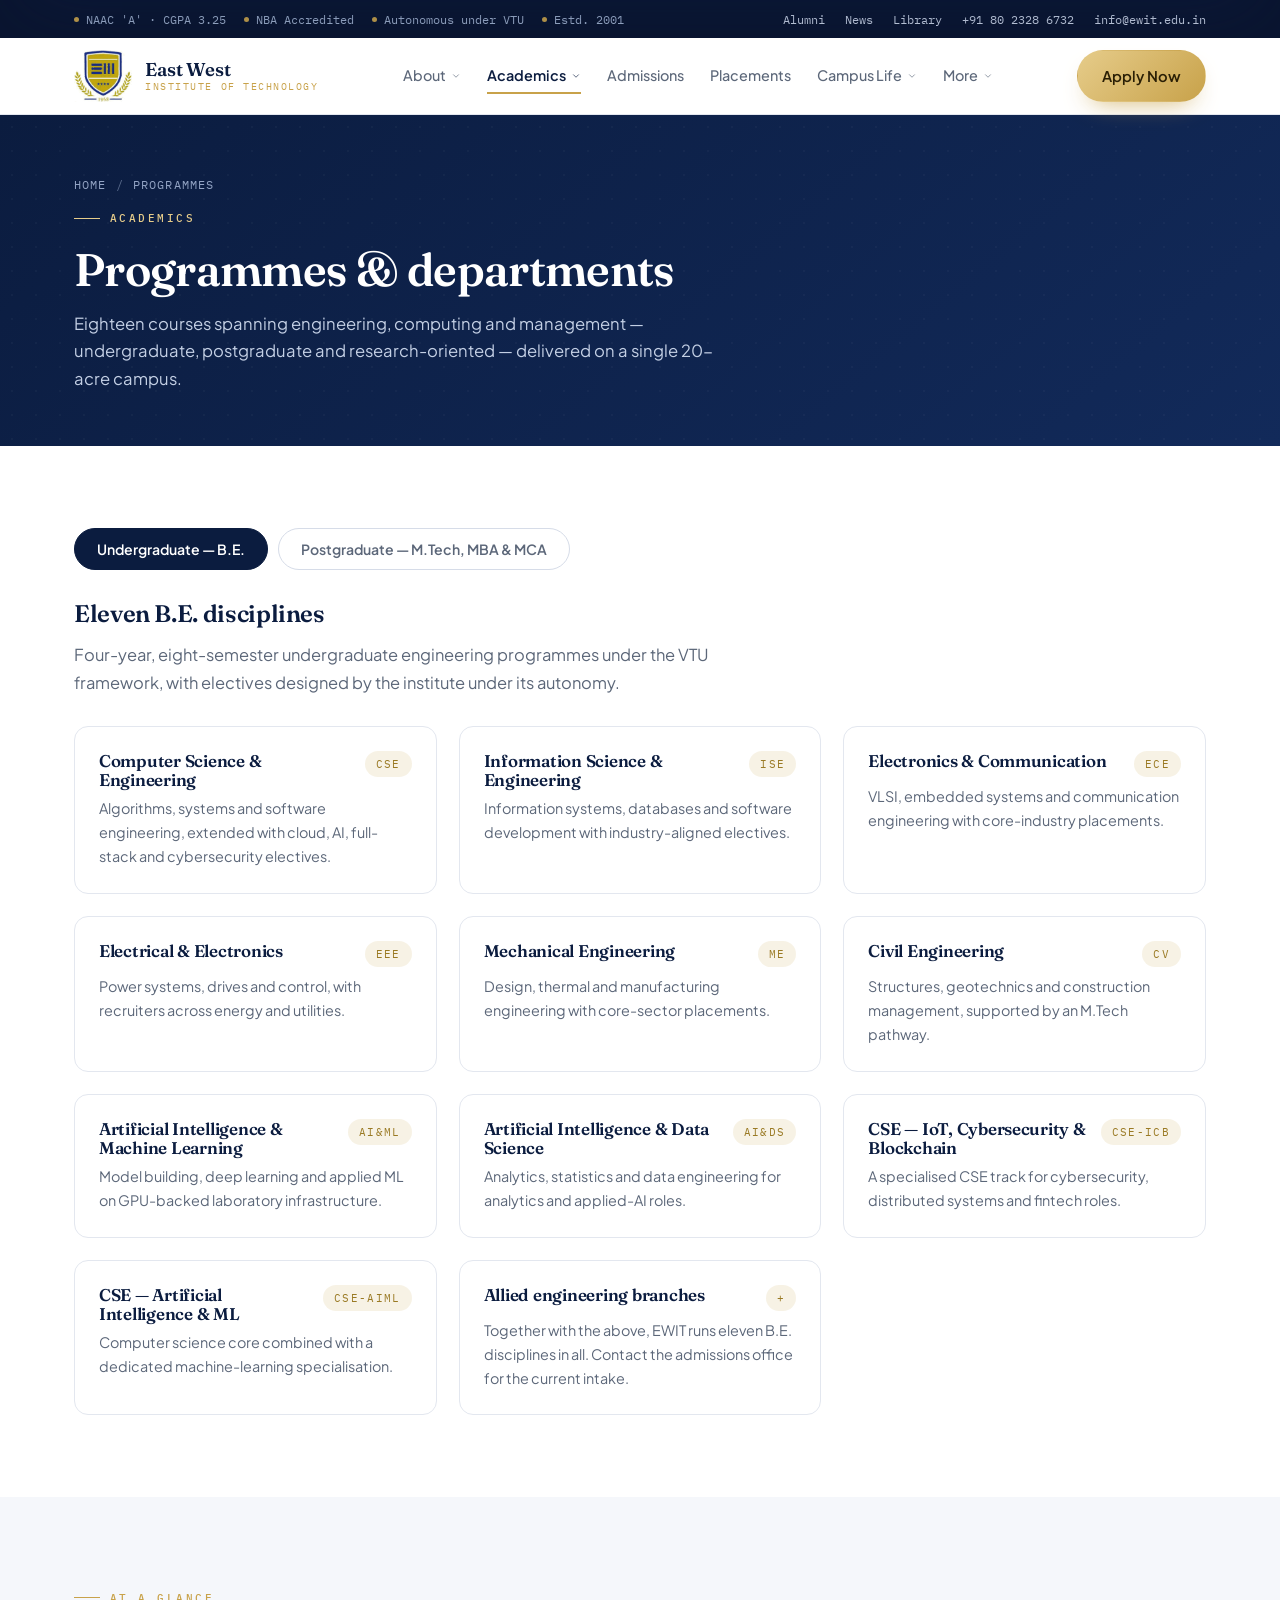
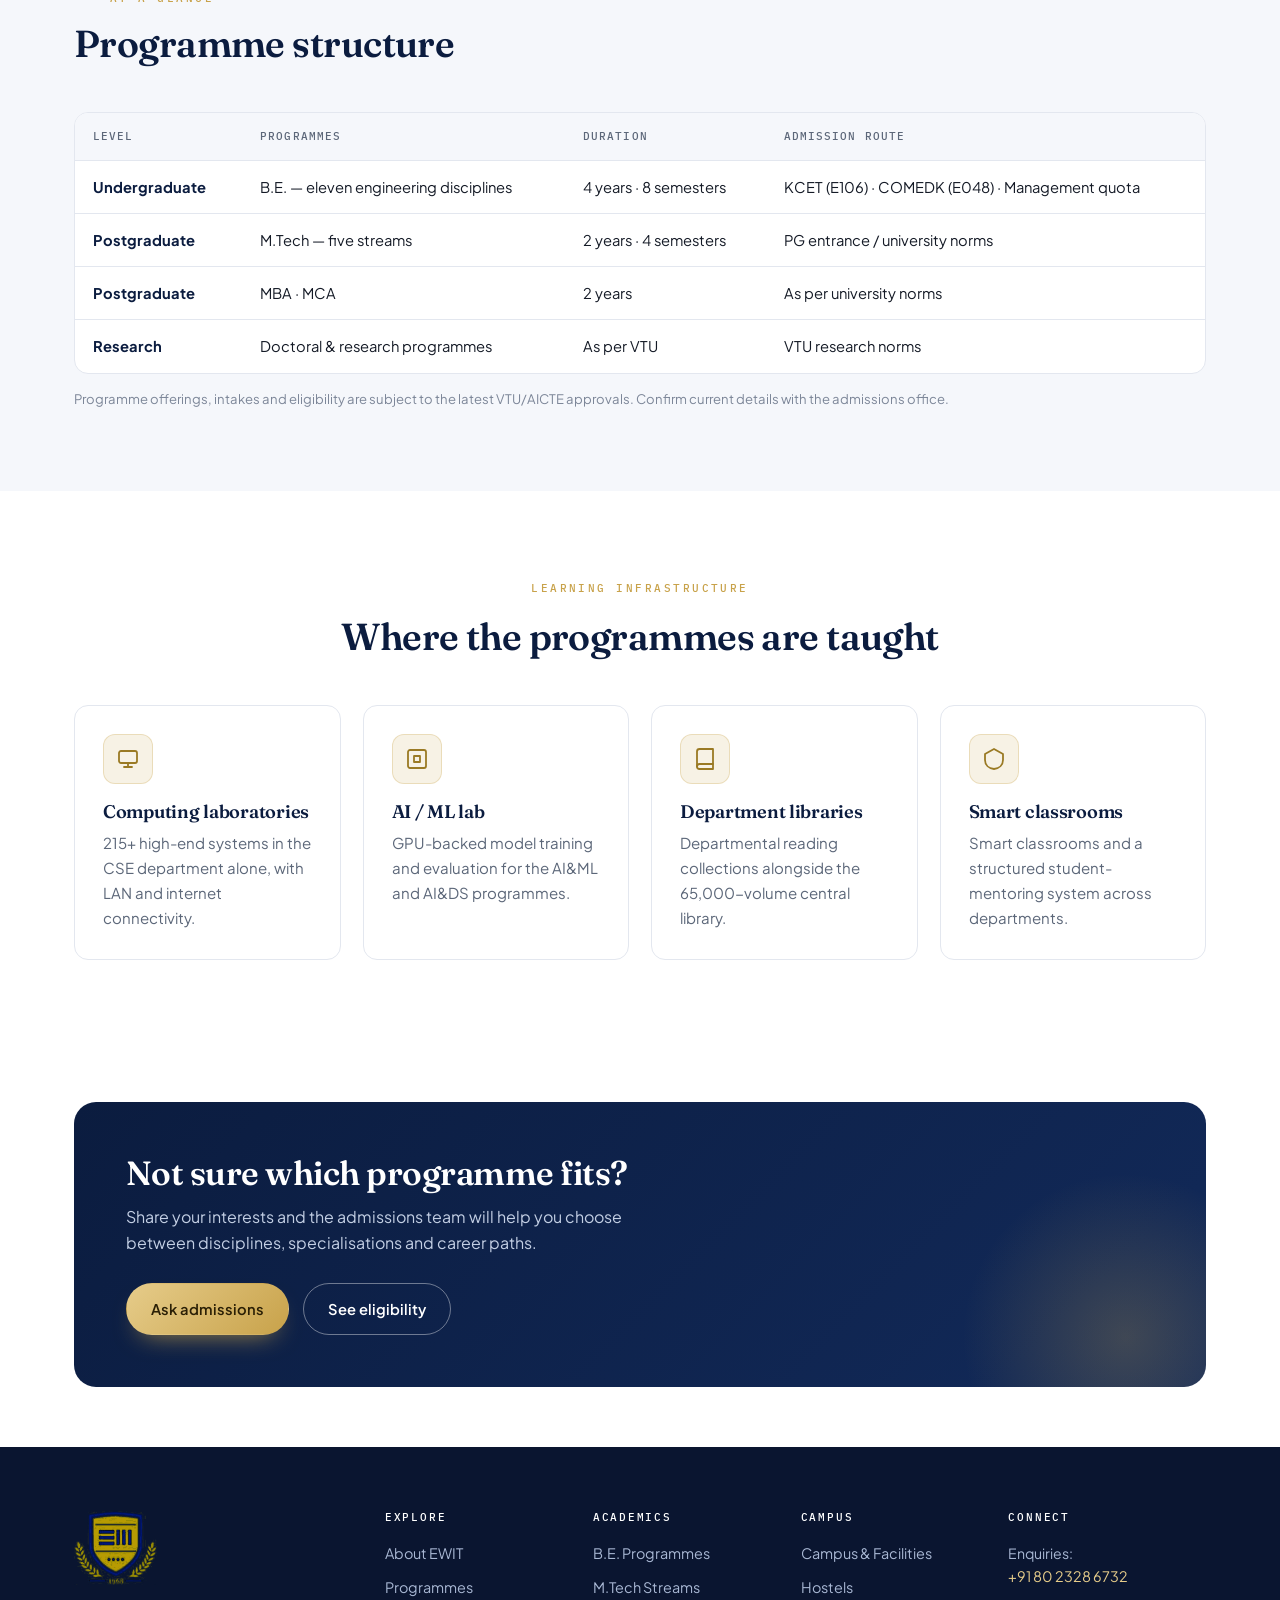
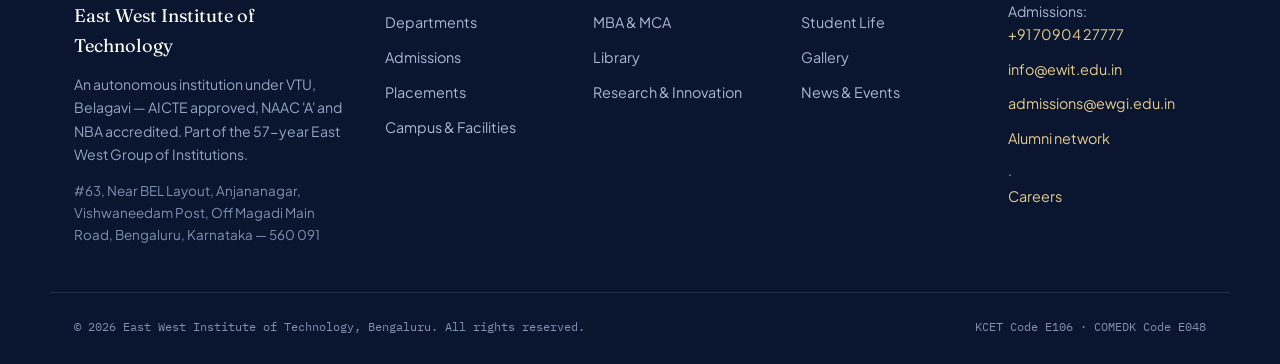
<file: programmes.html>
<!DOCTYPE html>
<html lang="en">
<head>
<meta charset="UTF-8" />
<meta name="viewport" content="width=device-width, initial-scale=1.0" />
<title>Programmes | East West Institute of Technology, Bengaluru</title>
<meta name="description" content="Eighteen programmes at EWIT Bengaluru — eleven B.E. disciplines, MBA, MCA and five M.Tech streams across engineering, computing and management." />
<link rel="icon" href="assets/img/favicon.png" type="image/png" />
<link rel="preconnect" href="https://fonts.googleapis.com" />
<link rel="preconnect" href="https://fonts.gstatic.com" crossorigin />
<link href="https://fonts.googleapis.com/css2?family=Fraunces:opsz,wght@9..144,400;9..144,500;9..144,600;9..144,700&family=Plus+Jakarta+Sans:wght@400;500;600;700&family=IBM+Plex+Mono:wght@400;500&display=swap" rel="stylesheet" />
<link rel="stylesheet" href="assets/css/style.css" />
</head>
<body>
<a class="skip" href="#main">Skip to content</a>

<div class="topbar">
  <div class="container topbar-inner">
    <div class="topbar-left">
      <span>NAAC 'A' &middot; CGPA 3.25</span>
      <span>NBA Accredited</span>
      <span>Autonomous under VTU</span>
      <span>Estd. 2001</span>
    </div>
    <div class="topbar-right">
      <a href="alumni.html">Alumni</a>
      <a href="news.html">News</a>
      <a href="library.html">Library</a>
      <a href="tel:+918023286732">+91 80 2328 6732</a>
      <a href="mailto:info@ewit.edu.in">info@ewit.edu.in</a>
    </div>
  </div>
</div>

<header class="site-header" id="siteHeader">
  <div class="container header-inner">
    <a class="brand" href="index.html">
      <img class="brand-crest" src="assets/img/logo.png" alt="East West Institute of Technology crest" />
      <span class="brand-text"><span class="brand-top">East West</span><span class="brand-sub">Institute of Technology</span></span>
    </a>
    <nav class="nav" aria-label="Primary">
      <div class="nav-item has-drop">
        <a href="about.html">About <svg class="caret" viewBox="0 0 24 24" fill="none" stroke="currentColor" stroke-width="2.4" stroke-linecap="round" stroke-linejoin="round"><path d="m6 9 6 6 6-6"/></svg></a>
        <div class="drop">
          <a href="about.html">About EWIT</a>
          <a href="about.html#leadership">Leadership &amp; Governance</a>
          <a href="about.html#accreditation">Accreditation</a>
          <a href="campus.html">Campus &amp; Facilities</a>
        </div>
      </div>
      <div class="nav-item has-drop">
        <a href="programmes.html">Academics <svg class="caret" viewBox="0 0 24 24" fill="none" stroke="currentColor" stroke-width="2.4" stroke-linecap="round" stroke-linejoin="round"><path d="m6 9 6 6 6-6"/></svg></a>
        <div class="drop">
          <a href="programmes.html">Programmes</a>
          <a href="departments.html">Departments</a>
          <a href="library.html">Library</a>
          <a href="research.html">Research &amp; Innovation</a>
        </div>
      </div>
      <a href="admissions.html">Admissions</a>
      <a href="placements.html">Placements</a>
      <div class="nav-item has-drop">
        <a href="campus.html">Campus Life <svg class="caret" viewBox="0 0 24 24" fill="none" stroke="currentColor" stroke-width="2.4" stroke-linecap="round" stroke-linejoin="round"><path d="m6 9 6 6 6-6"/></svg></a>
        <div class="drop">
          <a href="campus.html">Campus &amp; Facilities</a>
          <a href="student-life.html">Student Life</a>
          <a href="campus.html#hostels">Hostels</a>
          <a href="gallery.html">Gallery</a>
        </div>
      </div>
      <div class="nav-item has-drop">
        <a href="news.html">More <svg class="caret" viewBox="0 0 24 24" fill="none" stroke="currentColor" stroke-width="2.4" stroke-linecap="round" stroke-linejoin="round"><path d="m6 9 6 6 6-6"/></svg></a>
        <div class="drop">
          <a href="news.html">News &amp; Events</a>
          <a href="gallery.html">Gallery</a>
          <a href="alumni.html">Alumni</a>
          <a href="contact.html">Contact</a>
        </div>
      </div>
    </nav>
    <div class="header-cta">
      <a class="btn btn-gold" href="admissions.html">Apply Now</a>
      <button class="hamburger" id="hamburger" aria-label="Open menu" aria-expanded="false"><span></span><span></span><span></span></button>
    </div>
  </div>
</header>

<div class="mobile-nav" id="mobileNav">
  <div class="mn-group">About</div>
  <a href="about.html">About EWIT</a>
  <a href="about.html#leadership">Leadership &amp; Governance</a>
  <a href="about.html#accreditation">Accreditation</a>
  <div class="mn-group">Academics</div>
  <a href="programmes.html">Programmes</a>
  <a href="departments.html">Departments</a>
  <a href="library.html">Library</a>
  <a href="research.html">Research &amp; Innovation</a>
  <div class="mn-group">Admissions &amp; Placements</div>
  <a href="admissions.html">Admissions</a>
  <a href="placements.html">Placements</a>
  <div class="mn-group">Campus</div>
  <a href="campus.html">Campus &amp; Facilities</a>
  <a href="student-life.html">Student Life</a>
  <a href="gallery.html">Gallery</a>
  <div class="mn-group">More</div>
  <a href="news.html">News &amp; Events</a>
  <a href="alumni.html">Alumni</a>
  <a href="contact.html">Contact</a>
  <a class="btn btn-gold" href="admissions.html">Apply Now</a>
</div>

<main id="main">

  <section class="page-hero">
    <div class="container">
      <div class="crumb"><a href="index.html">Home</a><span class="sep">/</span><span>Programmes</span></div>
      <span class="eyebrow">Academics</span>
      <h1>Programmes &amp; departments</h1>
      <p>Eighteen courses spanning engineering, computing and management — undergraduate, postgraduate and research-oriented — delivered on a single 20-acre campus.</p>
    </div>
  </section>

  <section class="section">
    <div class="container" data-tabs>
      <div class="tabs">
        <button class="tab-btn active" data-tab="ug">Undergraduate — B.E.</button>
        <button class="tab-btn" data-tab="pg">Postgraduate — M.Tech, MBA &amp; MCA</button>
      </div>

      <div class="tab-panel active" data-panel="ug">
        <div class="section-head" style="margin-bottom:30px">
          <h2 style="font-size:1.5rem">Eleven B.E. disciplines</h2>
          <p>Four-year, eight-semester undergraduate engineering programmes under the VTU framework, with electives designed by the institute under its autonomy.</p>
        </div>
        <div class="grid grid-3">
          <div class="dept"><div class="dept-top"><h3 style="margin:0">Computer Science &amp; Engineering</h3><span class="code">CSE</span></div><p style="color:var(--muted);font-size:.9rem;margin-top:8px">Algorithms, systems and software engineering, extended with cloud, AI, full-stack and cybersecurity electives.</p></div>
          <div class="dept"><div class="dept-top"><h3 style="margin:0">Information Science &amp; Engineering</h3><span class="code">ISE</span></div><p style="color:var(--muted);font-size:.9rem;margin-top:8px">Information systems, databases and software development with industry-aligned electives.</p></div>
          <div class="dept"><div class="dept-top"><h3 style="margin:0">Electronics &amp; Communication</h3><span class="code">ECE</span></div><p style="color:var(--muted);font-size:.9rem;margin-top:8px">VLSI, embedded systems and communication engineering with core-industry placements.</p></div>
          <div class="dept"><div class="dept-top"><h3 style="margin:0">Electrical &amp; Electronics</h3><span class="code">EEE</span></div><p style="color:var(--muted);font-size:.9rem;margin-top:8px">Power systems, drives and control, with recruiters across energy and utilities.</p></div>
          <div class="dept"><div class="dept-top"><h3 style="margin:0">Mechanical Engineering</h3><span class="code">ME</span></div><p style="color:var(--muted);font-size:.9rem;margin-top:8px">Design, thermal and manufacturing engineering with core-sector placements.</p></div>
          <div class="dept"><div class="dept-top"><h3 style="margin:0">Civil Engineering</h3><span class="code">CV</span></div><p style="color:var(--muted);font-size:.9rem;margin-top:8px">Structures, geotechnics and construction management, supported by an M.Tech pathway.</p></div>
          <div class="dept"><div class="dept-top"><h3 style="margin:0">Artificial Intelligence &amp; Machine Learning</h3><span class="code">AI&amp;ML</span></div><p style="color:var(--muted);font-size:.9rem;margin-top:8px">Model building, deep learning and applied ML on GPU-backed laboratory infrastructure.</p></div>
          <div class="dept"><div class="dept-top"><h3 style="margin:0">Artificial Intelligence &amp; Data Science</h3><span class="code">AI&amp;DS</span></div><p style="color:var(--muted);font-size:.9rem;margin-top:8px">Analytics, statistics and data engineering for analytics and applied-AI roles.</p></div>
          <div class="dept"><div class="dept-top"><h3 style="margin:0">CSE — IoT, Cybersecurity &amp; Blockchain</h3><span class="code">CSE-ICB</span></div><p style="color:var(--muted);font-size:.9rem;margin-top:8px">A specialised CSE track for cybersecurity, distributed systems and fintech roles.</p></div>
          <div class="dept"><div class="dept-top"><h3 style="margin:0">CSE — Artificial Intelligence &amp; ML</h3><span class="code">CSE-AIML</span></div><p style="color:var(--muted);font-size:.9rem;margin-top:8px">Computer science core combined with a dedicated machine-learning specialisation.</p></div>
          <div class="dept"><div class="dept-top"><h3 style="margin:0">Allied engineering branches</h3><span class="code">+</span></div><p style="color:var(--muted);font-size:.9rem;margin-top:8px">Together with the above, EWIT runs eleven B.E. disciplines in all. Contact the admissions office for the current intake.</p></div>
        </div>
      </div>

      <div class="tab-panel" data-panel="pg">
        <div class="section-head" style="margin-bottom:30px">
          <h2 style="font-size:1.5rem">Postgraduate programmes</h2>
          <p>Two-year master's programmes for advanced industry roles and research, plus an MBA with dual-specialisation pathways.</p>
        </div>
        <div class="grid grid-3">
          <div class="dept"><div class="dept-top"><h3 style="margin:0">Master of Business Administration</h3><span class="code">MBA</span></div><p style="color:var(--muted);font-size:.9rem;margin-top:8px">Core specialisations plus dual-specialisation pathways: Finance &amp; Marketing, Marketing &amp; HR, and HR &amp; Finance.</p></div>
          <div class="dept"><div class="dept-top"><h3 style="margin:0">Master of Computer Applications</h3><span class="code">MCA</span></div><p style="color:var(--muted);font-size:.9rem;margin-top:8px">Advanced software development and computing for industry roles.</p></div>
          <div class="dept"><div class="dept-top"><h3 style="margin:0">M.Tech — Computer Science &amp; Engineering</h3><span class="code">M.Tech CSE</span></div><p style="color:var(--muted);font-size:.9rem;margin-top:8px">Advanced computing, research methods and specialisation electives.</p></div>
          <div class="dept"><div class="dept-top"><h3 style="margin:0">M.Tech — Digital Electronics</h3><span class="code">M.Tech DE</span></div><p style="color:var(--muted);font-size:.9rem;margin-top:8px">Digital system design, VLSI and embedded electronics.</p></div>
          <div class="dept"><div class="dept-top"><h3 style="margin:0">M.Tech — Machine Design</h3><span class="code">M.Tech MD</span></div><p style="color:var(--muted);font-size:.9rem;margin-top:8px">Mechanical design, analysis and simulation for core engineering.</p></div>
          <div class="dept"><div class="dept-top"><h3 style="margin:0">M.Tech — Structural Engineering</h3><span class="code">M.Tech SE</span></div><p style="color:var(--muted);font-size:.9rem;margin-top:8px">Advanced structural analysis, design and construction materials.</p></div>
          <div class="dept"><div class="dept-top"><h3 style="margin:0">M.Tech — Geotechnical Engineering</h3><span class="code">M.Tech GTE</span></div><p style="color:var(--muted);font-size:.9rem;margin-top:8px">Soil mechanics, foundations and ground engineering.</p></div>
        </div>
      </div>
    </div>
  </section>

  <section class="section alt">
    <div class="container">
      <div class="section-head reveal">
        <span class="eyebrow">At a glance</span>
        <h2>Programme structure</h2>
      </div>
      <div class="table-wrap reveal">
        <table>
          <thead><tr><th>Level</th><th>Programmes</th><th>Duration</th><th>Admission route</th></tr></thead>
          <tbody>
            <tr><td><strong>Undergraduate</strong></td><td>B.E. — eleven engineering disciplines</td><td>4 years · 8 semesters</td><td>KCET (E106) · COMEDK (E048) · Management quota</td></tr>
            <tr><td><strong>Postgraduate</strong></td><td>M.Tech — five streams</td><td>2 years · 4 semesters</td><td>PG entrance / university norms</td></tr>
            <tr><td><strong>Postgraduate</strong></td><td>MBA · MCA</td><td>2 years</td><td>As per university norms</td></tr>
            <tr><td><strong>Research</strong></td><td>Doctoral &amp; research programmes</td><td>As per VTU</td><td>VTU research norms</td></tr>
          </tbody>
        </table>
      </div>
      <p class="form-note">Programme offerings, intakes and eligibility are subject to the latest VTU/AICTE approvals. Confirm current details with the admissions office.</p>
    </div>
  </section>

  <section class="section">
    <div class="container">
      <div class="section-head center reveal">
        <span class="eyebrow center">Learning infrastructure</span>
        <h2>Where the programmes are taught</h2>
      </div>
      <div class="grid grid-4">
        <div class="card reveal"><div class="ico"><svg viewBox="0 0 24 24" fill="none" stroke="currentColor" stroke-width="1.8" stroke-linecap="round" stroke-linejoin="round"><rect x="3" y="4" width="18" height="12" rx="2"/><path d="M8 20h8M12 16v4"/></svg></div><h3>Computing laboratories</h3><p>215+ high-end systems in the CSE department alone, with LAN and internet connectivity.</p></div>
        <div class="card reveal"><div class="ico"><svg viewBox="0 0 24 24" fill="none" stroke="currentColor" stroke-width="1.8" stroke-linecap="round" stroke-linejoin="round"><rect x="3" y="3" width="18" height="18" rx="2"/><path d="M9 9h6v6H9z"/></svg></div><h3>AI / ML lab</h3><p>GPU-backed model training and evaluation for the AI&amp;ML and AI&amp;DS programmes.</p></div>
        <div class="card reveal"><div class="ico"><svg viewBox="0 0 24 24" fill="none" stroke="currentColor" stroke-width="1.8" stroke-linecap="round" stroke-linejoin="round"><path d="M4 19.5A2.5 2.5 0 0 1 6.5 17H20"/><path d="M6.5 2H20v20H6.5A2.5 2.5 0 0 1 4 19.5v-15A2.5 2.5 0 0 1 6.5 2z"/></svg></div><h3>Department libraries</h3><p>Departmental reading collections alongside the 65,000-volume central library.</p></div>
        <div class="card reveal"><div class="ico"><svg viewBox="0 0 24 24" fill="none" stroke="currentColor" stroke-width="1.8" stroke-linecap="round" stroke-linejoin="round"><path d="M12 2 3 7v6c0 5 3.8 8.4 9 9 5.2-.6 9-4 9-9V7l-9-5z"/></svg></div><h3>Smart classrooms</h3><p>Smart classrooms and a structured student-mentoring system across departments.</p></div>
      </div>
    </div>
  </section>

  <section class="section tight">
    <div class="container">
      <div class="cta-band reveal">
        <div class="cta-inner">
          <div>
            <h2>Not sure which programme fits?</h2>
            <p>Share your interests and the admissions team will help you choose between disciplines, specialisations and career paths.</p>
            <div class="actions">
              <a class="btn btn-gold" href="contact.html">Ask admissions</a>
              <a class="btn btn-outline-light" href="admissions.html">See eligibility</a>
            </div>
          </div>
        </div>
      </div>
    </div>
  </section>

</main>

<footer class="site-footer">
  <div class="container footer-top">
    <div class="footer-brand">
      <img class="footer-crest" src="assets/img/logo.png" alt="East West Institute of Technology logo" />
      <p class="footer-name">East West Institute of Technology</p>
      <p class="footer-desc">An autonomous institution under VTU, Belagavi &mdash; AICTE approved, NAAC 'A' and NBA accredited. Part of the 57-year East West Group of Institutions.</p>
      <p class="footer-addr">#63, Near BEL Layout, Anjananagar, Vishwaneedam Post, Off Magadi Main Road, Bengaluru, Karnataka &mdash; 560 091</p>
    </div>
    <div class="footer-col"><h4>Explore</h4>
      <a href="about.html">About EWIT</a>
      <a href="programmes.html">Programmes</a>
      <a href="departments.html">Departments</a>
      <a href="admissions.html">Admissions</a>
      <a href="placements.html">Placements</a>
      <a href="campus.html">Campus &amp; Facilities</a>
    </div>
    <div class="footer-col"><h4>Academics</h4>
      <a href="programmes.html">B.E. Programmes</a>
      <a href="programmes.html">M.Tech Streams</a>
      <a href="programmes.html">MBA &amp; MCA</a>
      <a href="library.html">Library</a>
      <a href="research.html">Research &amp; Innovation</a>
    </div>
    <div class="footer-col"><h4>Campus</h4>
      <a href="campus.html">Campus &amp; Facilities</a>
      <a href="campus.html#hostels">Hostels</a>
      <a href="student-life.html">Student Life</a>
      <a href="gallery.html">Gallery</a>
      <a href="news.html">News &amp; Events</a>
    </div>
    <div class="footer-col"><h4>Connect</h4>
      <ul class="footer-contact">
        <li>Enquiries: <a href="tel:+918023286732">+91 80 2328 6732</a></li>
        <li>Admissions: <a href="tel:+917090427777">+91 70904 27777</a></li>
        <li><a href="mailto:info@ewit.edu.in">info@ewit.edu.in</a></li>
        <li><a href="mailto:admissions@ewgi.edu.in">admissions@ewgi.edu.in</a></li>
        <li><a href="alumni.html">Alumni network</a> &middot; <a href="contact.html">Careers</a></li>
      </ul>
    </div>
  </div>
  <div class="container footer-bottom">
    <span>&copy; <span id="year"></span> East West Institute of Technology, Bengaluru. All rights reserved.</span>
    <span>KCET Code E106 &middot; COMEDK Code E048</span>
  </div>
</footer>

<button class="to-top" id="toTop" aria-label="Back to top">
  <svg viewBox="0 0 24 24" fill="none" stroke="currentColor" stroke-width="2" stroke-linecap="round" stroke-linejoin="round"><path d="M12 19V5M5 12l7-7 7 7"/></svg>
</button>
<div class="lightbox" id="lightbox" role="dialog" aria-label="Enlarged view">
  <div class="lb-wrap">
    <div class="lb-inner"><div class="lb-holder"></div></div>
    <button class="lb-close" aria-label="Close">&times;</button>
  </div>
</div>
<script src="assets/js/main.js"></script>
</body>
</html>
</file>
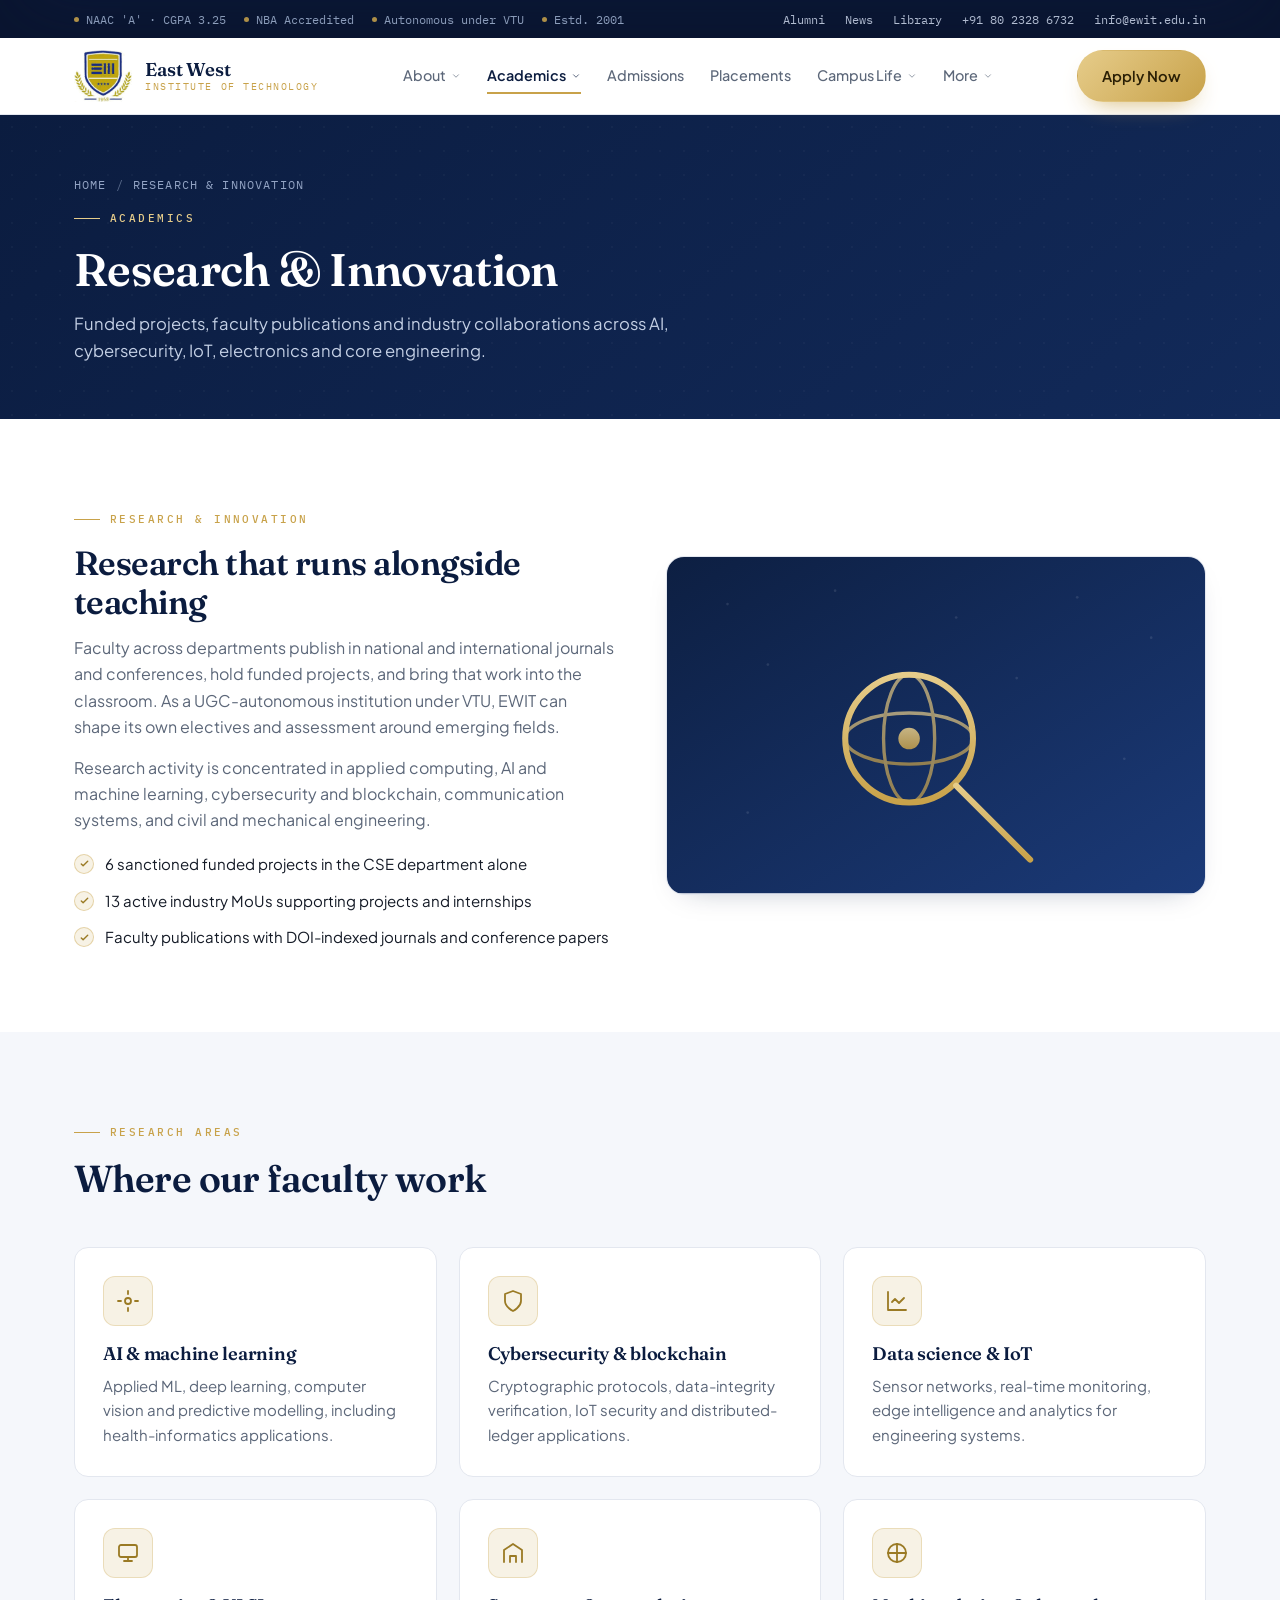
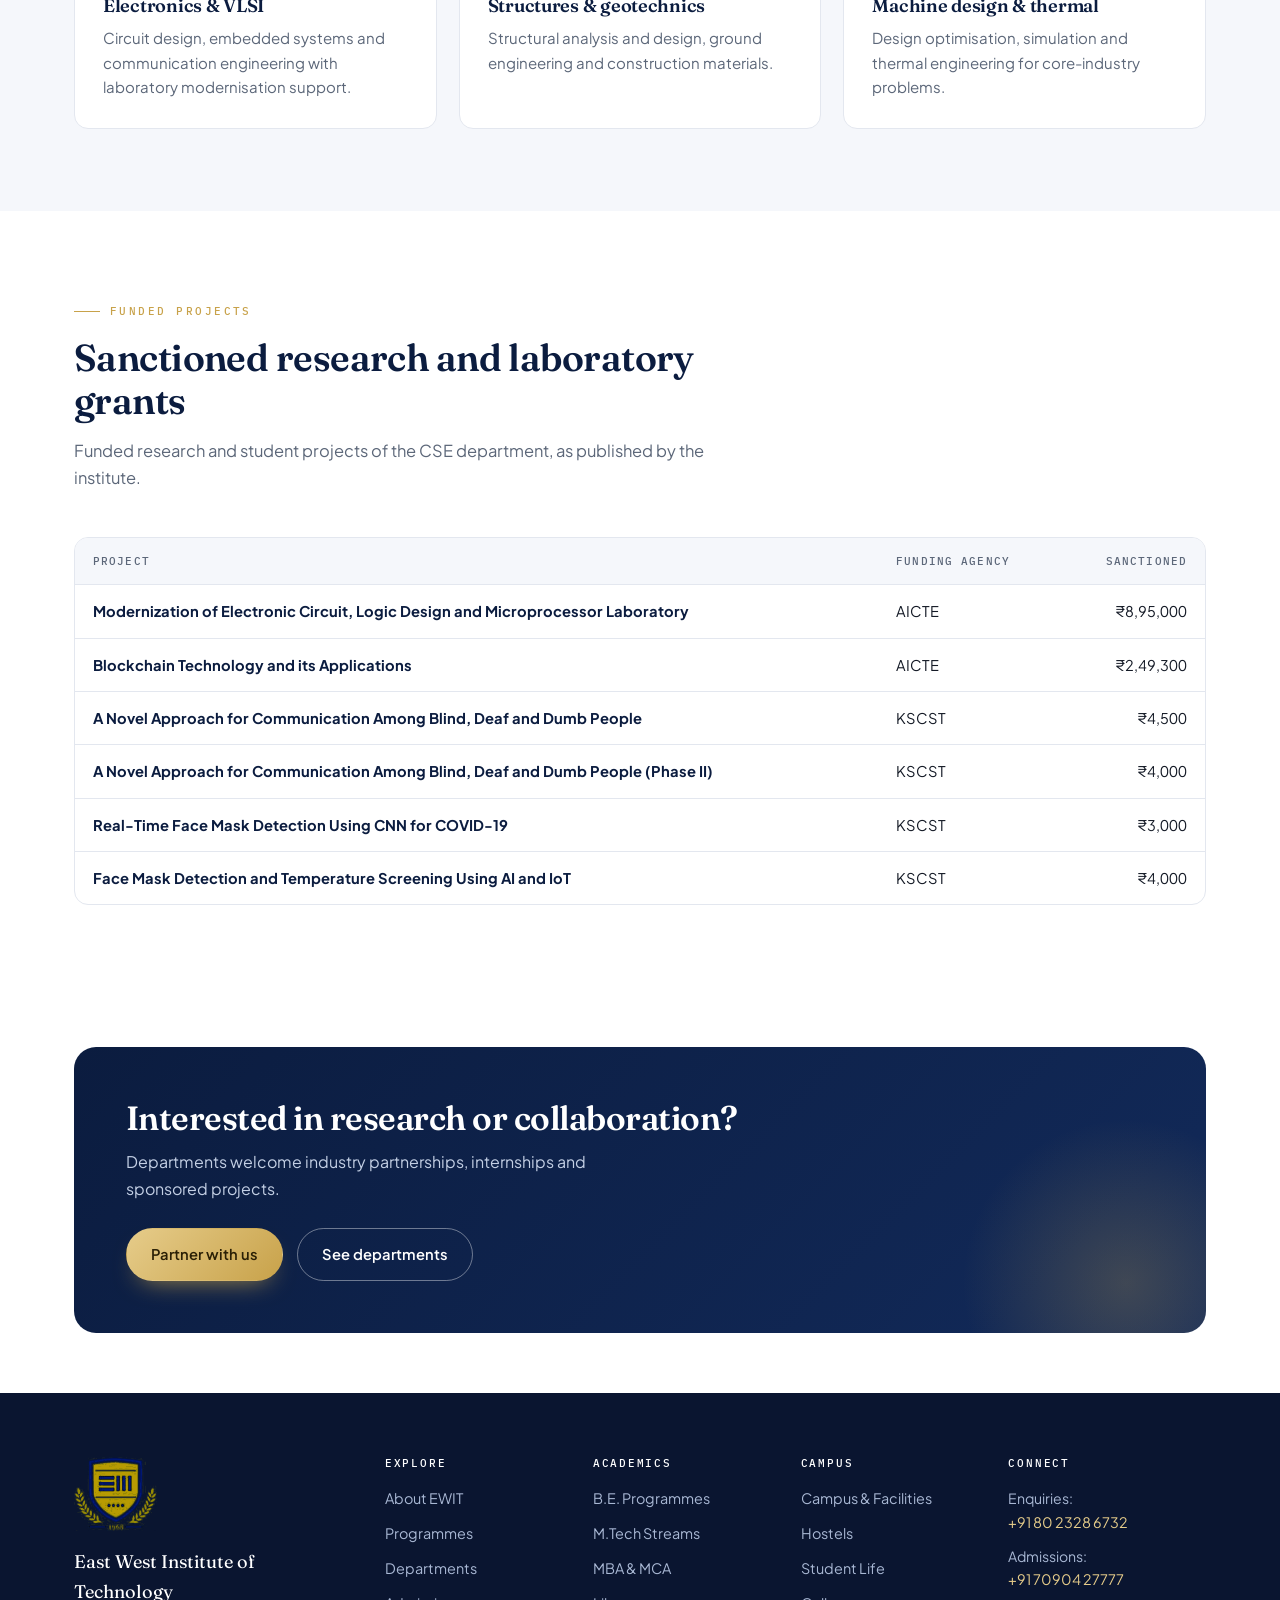
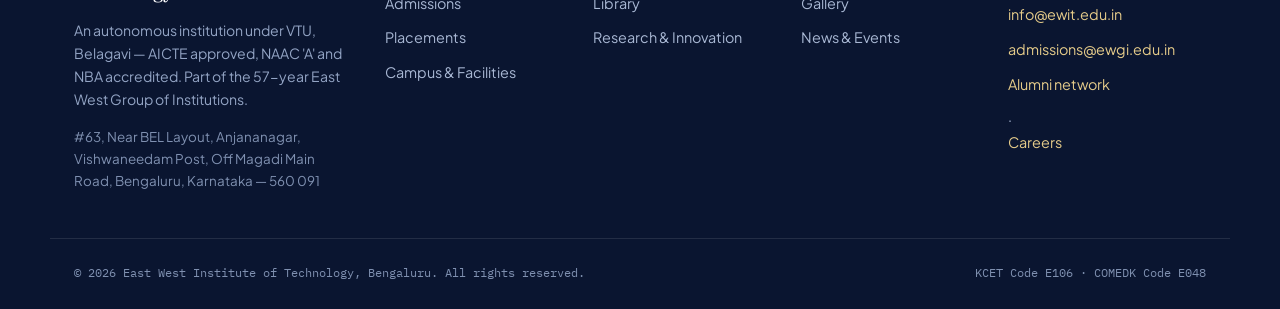
<file: research.html>
<!DOCTYPE html>
<html lang="en">
<head>
<meta charset="UTF-8" />
<meta name="viewport" content="width=device-width, initial-scale=1.0" />
<title>Research & Innovation | East West Institute of Technology, Bengaluru</title>
<meta name="description" content="Research and innovation at EWIT Bengaluru - funded projects, faculty research areas, AI, cybersecurity, IoT and industry collaborations." />
<link rel="icon" href="assets/img/favicon.png" type="image/png" />
<link rel="preconnect" href="https://fonts.googleapis.com" />
<link rel="preconnect" href="https://fonts.gstatic.com" crossorigin />
<link href="https://fonts.googleapis.com/css2?family=Fraunces:opsz,wght@9..144,400;9..144,500;9..144,600;9..144,700&family=Plus+Jakarta+Sans:wght@400;500;600;700&family=IBM+Plex+Mono:wght@400;500&display=swap" rel="stylesheet" />
<link rel="stylesheet" href="assets/css/style.css" />
</head>
<body>
<a class="skip" href="#main">Skip to content</a>

<div class="topbar">
  <div class="container topbar-inner">
    <div class="topbar-left">
      <span>NAAC 'A' &middot; CGPA 3.25</span>
      <span>NBA Accredited</span>
      <span>Autonomous under VTU</span>
      <span>Estd. 2001</span>
    </div>
    <div class="topbar-right">
      <a href="alumni.html">Alumni</a>
      <a href="news.html">News</a>
      <a href="library.html">Library</a>
      <a href="tel:+918023286732">+91 80 2328 6732</a>
      <a href="mailto:info@ewit.edu.in">info@ewit.edu.in</a>
    </div>
  </div>
</div>

<header class="site-header" id="siteHeader">
  <div class="container header-inner">
    <a class="brand" href="index.html">
      <img class="brand-crest" src="assets/img/logo.png" alt="East West Institute of Technology crest" />
      <span class="brand-text"><span class="brand-top">East West</span><span class="brand-sub">Institute of Technology</span></span>
    </a>
    <nav class="nav" aria-label="Primary">
      <div class="nav-item has-drop">
        <a href="about.html">About <svg class="caret" viewBox="0 0 24 24" fill="none" stroke="currentColor" stroke-width="2.4" stroke-linecap="round" stroke-linejoin="round"><path d="m6 9 6 6 6-6"/></svg></a>
        <div class="drop">
          <a href="about.html">About EWIT</a>
          <a href="about.html#leadership">Leadership &amp; Governance</a>
          <a href="about.html#accreditation">Accreditation</a>
          <a href="campus.html">Campus &amp; Facilities</a>
        </div>
      </div>
      <div class="nav-item has-drop">
        <a href="programmes.html">Academics <svg class="caret" viewBox="0 0 24 24" fill="none" stroke="currentColor" stroke-width="2.4" stroke-linecap="round" stroke-linejoin="round"><path d="m6 9 6 6 6-6"/></svg></a>
        <div class="drop">
          <a href="programmes.html">Programmes</a>
          <a href="departments.html">Departments</a>
          <a href="library.html">Library</a>
          <a href="research.html">Research &amp; Innovation</a>
        </div>
      </div>
      <a href="admissions.html">Admissions</a>
      <a href="placements.html">Placements</a>
      <div class="nav-item has-drop">
        <a href="campus.html">Campus Life <svg class="caret" viewBox="0 0 24 24" fill="none" stroke="currentColor" stroke-width="2.4" stroke-linecap="round" stroke-linejoin="round"><path d="m6 9 6 6 6-6"/></svg></a>
        <div class="drop">
          <a href="campus.html">Campus &amp; Facilities</a>
          <a href="student-life.html">Student Life</a>
          <a href="campus.html#hostels">Hostels</a>
          <a href="gallery.html">Gallery</a>
        </div>
      </div>
      <div class="nav-item has-drop">
        <a href="news.html">More <svg class="caret" viewBox="0 0 24 24" fill="none" stroke="currentColor" stroke-width="2.4" stroke-linecap="round" stroke-linejoin="round"><path d="m6 9 6 6 6-6"/></svg></a>
        <div class="drop">
          <a href="news.html">News &amp; Events</a>
          <a href="gallery.html">Gallery</a>
          <a href="alumni.html">Alumni</a>
          <a href="contact.html">Contact</a>
        </div>
      </div>
    </nav>
    <div class="header-cta">
      <a class="btn btn-gold" href="admissions.html">Apply Now</a>
      <button class="hamburger" id="hamburger" aria-label="Open menu" aria-expanded="false"><span></span><span></span><span></span></button>
    </div>
  </div>
</header>

<div class="mobile-nav" id="mobileNav">
  <div class="mn-group">About</div>
  <a href="about.html">About EWIT</a>
  <a href="about.html#leadership">Leadership &amp; Governance</a>
  <a href="about.html#accreditation">Accreditation</a>
  <div class="mn-group">Academics</div>
  <a href="programmes.html">Programmes</a>
  <a href="departments.html">Departments</a>
  <a href="library.html">Library</a>
  <a href="research.html">Research &amp; Innovation</a>
  <div class="mn-group">Admissions &amp; Placements</div>
  <a href="admissions.html">Admissions</a>
  <a href="placements.html">Placements</a>
  <div class="mn-group">Campus</div>
  <a href="campus.html">Campus &amp; Facilities</a>
  <a href="student-life.html">Student Life</a>
  <a href="gallery.html">Gallery</a>
  <div class="mn-group">More</div>
  <a href="news.html">News &amp; Events</a>
  <a href="alumni.html">Alumni</a>
  <a href="contact.html">Contact</a>
  <a class="btn btn-gold" href="admissions.html">Apply Now</a>
</div>

<main id="main">

  <section class="page-hero">
    <div class="container">
      <div class="crumb"><a href="index.html">Home</a><span class="sep">/</span><span>Research &amp; Innovation</span></div>
      <span class="eyebrow">Academics</span>
      <h1>Research &amp; Innovation</h1>
      <p>Funded projects, faculty publications and industry collaborations across AI, cybersecurity, IoT, electronics and core engineering.</p>
    </div>
  </section>

  <section class="section">
    <div class="container split">
      <div class="split-body reveal">
        <span class="eyebrow">Research &amp; innovation</span>
        <h2>Research that runs alongside teaching</h2>
        <p>Faculty across departments publish in national and international journals and conferences, hold funded projects, and bring that work into the classroom. As a UGC-autonomous institution under VTU, EWIT can shape its own electives and assessment around emerging fields.</p>
        <p>Research activity is concentrated in applied computing, AI and machine learning, cybersecurity and blockchain, communication systems, and civil and mechanical engineering.</p>
        <ul class="check-list">
          <li><span class="tick"><svg viewBox="0 0 24 24" fill="none" stroke="currentColor" stroke-width="3" stroke-linecap="round" stroke-linejoin="round"><path d="m5 13 4 4L19 7"/></svg></span>6 sanctioned funded projects in the CSE department alone</li>
          <li><span class="tick"><svg viewBox="0 0 24 24" fill="none" stroke="currentColor" stroke-width="3" stroke-linecap="round" stroke-linejoin="round"><path d="m5 13 4 4L19 7"/></svg></span>13 active industry MoUs supporting projects and internships</li>
          <li><span class="tick"><svg viewBox="0 0 24 24" fill="none" stroke="currentColor" stroke-width="3" stroke-linecap="round" stroke-linejoin="round"><path d="m5 13 4 4L19 7"/></svg></span>Faculty publications with DOI-indexed journals and conference papers</li>
        </ul>
      </div>
      <div class="split-media reveal"><svg viewBox="0 0 800 500" role="img" aria-hidden="true" preserveAspectRatio="xMidYMid slice"><defs><linearGradient id="tg2" x1="0" y1="0" x2="1" y2="1"><stop offset="0" stop-color="#0d1f42"/><stop offset="1" stop-color="#1b3a78"/></linearGradient><linearGradient id="tgg2" x1="0" y1="0" x2="0" y2="1"><stop offset="0" stop-color="#e6cc8a"/><stop offset="1" stop-color="#c8a24a"/></linearGradient></defs><rect width="800" height="500" fill="url(#tg2)"/><g fill="#ffffff" opacity="0.10"><circle cx="90" cy="70" r="2"/><circle cx="250" cy="50" r="2"/><circle cx="430" cy="90" r="2"/><circle cx="610" cy="60" r="2"/><circle cx="720" cy="120" r="2"/><circle cx="150" cy="160" r="2"/><circle cx="520" cy="180" r="2"/><circle cx="680" cy="300" r="2"/><circle cx="120" cy="380" r="2"/></g><g fill="none" stroke="url(#tgg2)" stroke-width="9" stroke-linecap="round"><circle cx="360" cy="270" r="95"/><path d="M430 340 540 450"/></g><g fill="url(#tgg2)" opacity="0.85"><circle cx="360" cy="270" r="16"/></g><g fill="none" stroke="url(#tgg2)" stroke-width="5" opacity="0.7"><ellipse cx="360" cy="270" rx="95" ry="38"/><ellipse cx="360" cy="270" rx="38" ry="95"/></g></svg></div>
    </div>
  </section>

  <section class="section alt">
    <div class="container">
      <div class="section-head reveal"><span class="eyebrow">Research areas</span><h2>Where our faculty work</h2></div>
      <div class="grid grid-3">
        <div class="card reveal"><div class="ico"><svg viewBox="0 0 24 24" fill="none" stroke="currentColor" stroke-width="1.8" stroke-linecap="round" stroke-linejoin="round"><circle cx="12" cy="12" r="3"/><path d="M12 2v3M12 19v3M2 12h3M19 12h3"/></svg></div><h3>AI &amp; machine learning</h3><p>Applied ML, deep learning, computer vision and predictive modelling, including health-informatics applications.</p></div>
        <div class="card reveal"><div class="ico"><svg viewBox="0 0 24 24" fill="none" stroke="currentColor" stroke-width="1.8" stroke-linecap="round" stroke-linejoin="round"><path d="M12 22s8-4 8-10V5l-8-3-8 3v7c0 6 8 10 8 10z"/></svg></div><h3>Cybersecurity &amp; blockchain</h3><p>Cryptographic protocols, data-integrity verification, IoT security and distributed-ledger applications.</p></div>
        <div class="card reveal"><div class="ico"><svg viewBox="0 0 24 24" fill="none" stroke="currentColor" stroke-width="1.8" stroke-linecap="round" stroke-linejoin="round"><path d="M3 3v18h18"/><path d="m19 9-5 5-4-4-3 3"/></svg></div><h3>Data science &amp; IoT</h3><p>Sensor networks, real-time monitoring, edge intelligence and analytics for engineering systems.</p></div>
        <div class="card reveal"><div class="ico"><svg viewBox="0 0 24 24" fill="none" stroke="currentColor" stroke-width="1.8" stroke-linecap="round" stroke-linejoin="round"><rect x="3" y="4" width="18" height="12" rx="2"/><path d="M8 20h8M12 16v4"/></svg></div><h3>Electronics &amp; VLSI</h3><p>Circuit design, embedded systems and communication engineering with laboratory modernisation support.</p></div>
        <div class="card reveal"><div class="ico"><svg viewBox="0 0 24 24" fill="none" stroke="currentColor" stroke-width="1.8" stroke-linecap="round" stroke-linejoin="round"><path d="M3 21V9l9-6 9 6v12"/><path d="M9 21v-6h6v6"/></svg></div><h3>Structures &amp; geotechnics</h3><p>Structural analysis and design, ground engineering and construction materials.</p></div>
        <div class="card reveal"><div class="ico"><svg viewBox="0 0 24 24" fill="none" stroke="currentColor" stroke-width="1.8" stroke-linecap="round" stroke-linejoin="round"><circle cx="12" cy="12" r="9"/><path d="M12 3v18M3 12h18"/></svg></div><h3>Machine design &amp; thermal</h3><p>Design optimisation, simulation and thermal engineering for core-industry problems.</p></div>
      </div>
    </div>
  </section>

  <section class="section">
    <div class="container">
      <div class="section-head reveal"><span class="eyebrow">Funded projects</span><h2>Sanctioned research and laboratory grants</h2>
      <p>Funded research and student projects of the CSE department, as published by the institute.</p></div>
      <div class="table-wrap reveal">
        <table>
          <thead><tr><th>Project</th><th>Funding agency</th><th style="text-align:right">Sanctioned</th></tr></thead>
          <tbody>
            <tr><td><strong>Modernization of Electronic Circuit, Logic Design and Microprocessor Laboratory</strong></td><td>AICTE</td><td class="num-cell">&#8377;8,95,000</td></tr>
            <tr><td><strong>Blockchain Technology and its Applications</strong></td><td>AICTE</td><td class="num-cell">&#8377;2,49,300</td></tr>
            <tr><td><strong>A Novel Approach for Communication Among Blind, Deaf and Dumb People</strong></td><td>KSCST</td><td class="num-cell">&#8377;4,500</td></tr>
            <tr><td><strong>A Novel Approach for Communication Among Blind, Deaf and Dumb People (Phase II)</strong></td><td>KSCST</td><td class="num-cell">&#8377;4,000</td></tr>
            <tr><td><strong>Real-Time Face Mask Detection Using CNN for COVID-19</strong></td><td>KSCST</td><td class="num-cell">&#8377;3,000</td></tr>
            <tr><td><strong>Face Mask Detection and Temperature Screening Using AI and IoT</strong></td><td>KSCST</td><td class="num-cell">&#8377;4,000</td></tr>
          </tbody>
        </table>
      </div>
    </div>
  </section>

  <section class="section tight">
    <div class="container">
      <div class="cta-band reveal">
        <div class="cta-inner">
          <div>
            <h2>Interested in research or collaboration?</h2>
            <p>Departments welcome industry partnerships, internships and sponsored projects.</p>
            <div class="actions">
              <a class="btn btn-gold" href="contact.html">Partner with us</a>
              <a class="btn btn-outline-light" href="departments.html">See departments</a>
            </div>
          </div>
        </div>
      </div>
    </div>
  </section>

</main>

<footer class="site-footer">
  <div class="container footer-top">
    <div class="footer-brand">
      <img class="footer-crest" src="assets/img/logo.png" alt="East West Institute of Technology logo" />
      <p class="footer-name">East West Institute of Technology</p>
      <p class="footer-desc">An autonomous institution under VTU, Belagavi &mdash; AICTE approved, NAAC 'A' and NBA accredited. Part of the 57-year East West Group of Institutions.</p>
      <p class="footer-addr">#63, Near BEL Layout, Anjananagar, Vishwaneedam Post, Off Magadi Main Road, Bengaluru, Karnataka &mdash; 560 091</p>
    </div>
    <div class="footer-col"><h4>Explore</h4>
      <a href="about.html">About EWIT</a>
      <a href="programmes.html">Programmes</a>
      <a href="departments.html">Departments</a>
      <a href="admissions.html">Admissions</a>
      <a href="placements.html">Placements</a>
      <a href="campus.html">Campus &amp; Facilities</a>
    </div>
    <div class="footer-col"><h4>Academics</h4>
      <a href="programmes.html">B.E. Programmes</a>
      <a href="programmes.html">M.Tech Streams</a>
      <a href="programmes.html">MBA &amp; MCA</a>
      <a href="library.html">Library</a>
      <a href="research.html">Research &amp; Innovation</a>
    </div>
    <div class="footer-col"><h4>Campus</h4>
      <a href="campus.html">Campus &amp; Facilities</a>
      <a href="campus.html#hostels">Hostels</a>
      <a href="student-life.html">Student Life</a>
      <a href="gallery.html">Gallery</a>
      <a href="news.html">News &amp; Events</a>
    </div>
    <div class="footer-col"><h4>Connect</h4>
      <ul class="footer-contact">
        <li>Enquiries: <a href="tel:+918023286732">+91 80 2328 6732</a></li>
        <li>Admissions: <a href="tel:+917090427777">+91 70904 27777</a></li>
        <li><a href="mailto:info@ewit.edu.in">info@ewit.edu.in</a></li>
        <li><a href="mailto:admissions@ewgi.edu.in">admissions@ewgi.edu.in</a></li>
        <li><a href="alumni.html">Alumni network</a> &middot; <a href="contact.html">Careers</a></li>
      </ul>
    </div>
  </div>
  <div class="container footer-bottom">
    <span>&copy; <span id="year"></span> East West Institute of Technology, Bengaluru. All rights reserved.</span>
    <span>KCET Code E106 &middot; COMEDK Code E048</span>
  </div>
</footer>

<button class="to-top" id="toTop" aria-label="Back to top">
  <svg viewBox="0 0 24 24" fill="none" stroke="currentColor" stroke-width="2" stroke-linecap="round" stroke-linejoin="round"><path d="M12 19V5M5 12l7-7 7 7"/></svg>
</button>

<div class="lightbox" id="lightbox" role="dialog" aria-label="Enlarged view">
  <div class="lb-wrap">
    <div class="lb-inner"><div class="lb-holder"></div></div>
    <button class="lb-close" aria-label="Close">&times;</button>
  </div>
</div>
<script src="assets/js/main.js"></script>
</body>
</html>
</file>
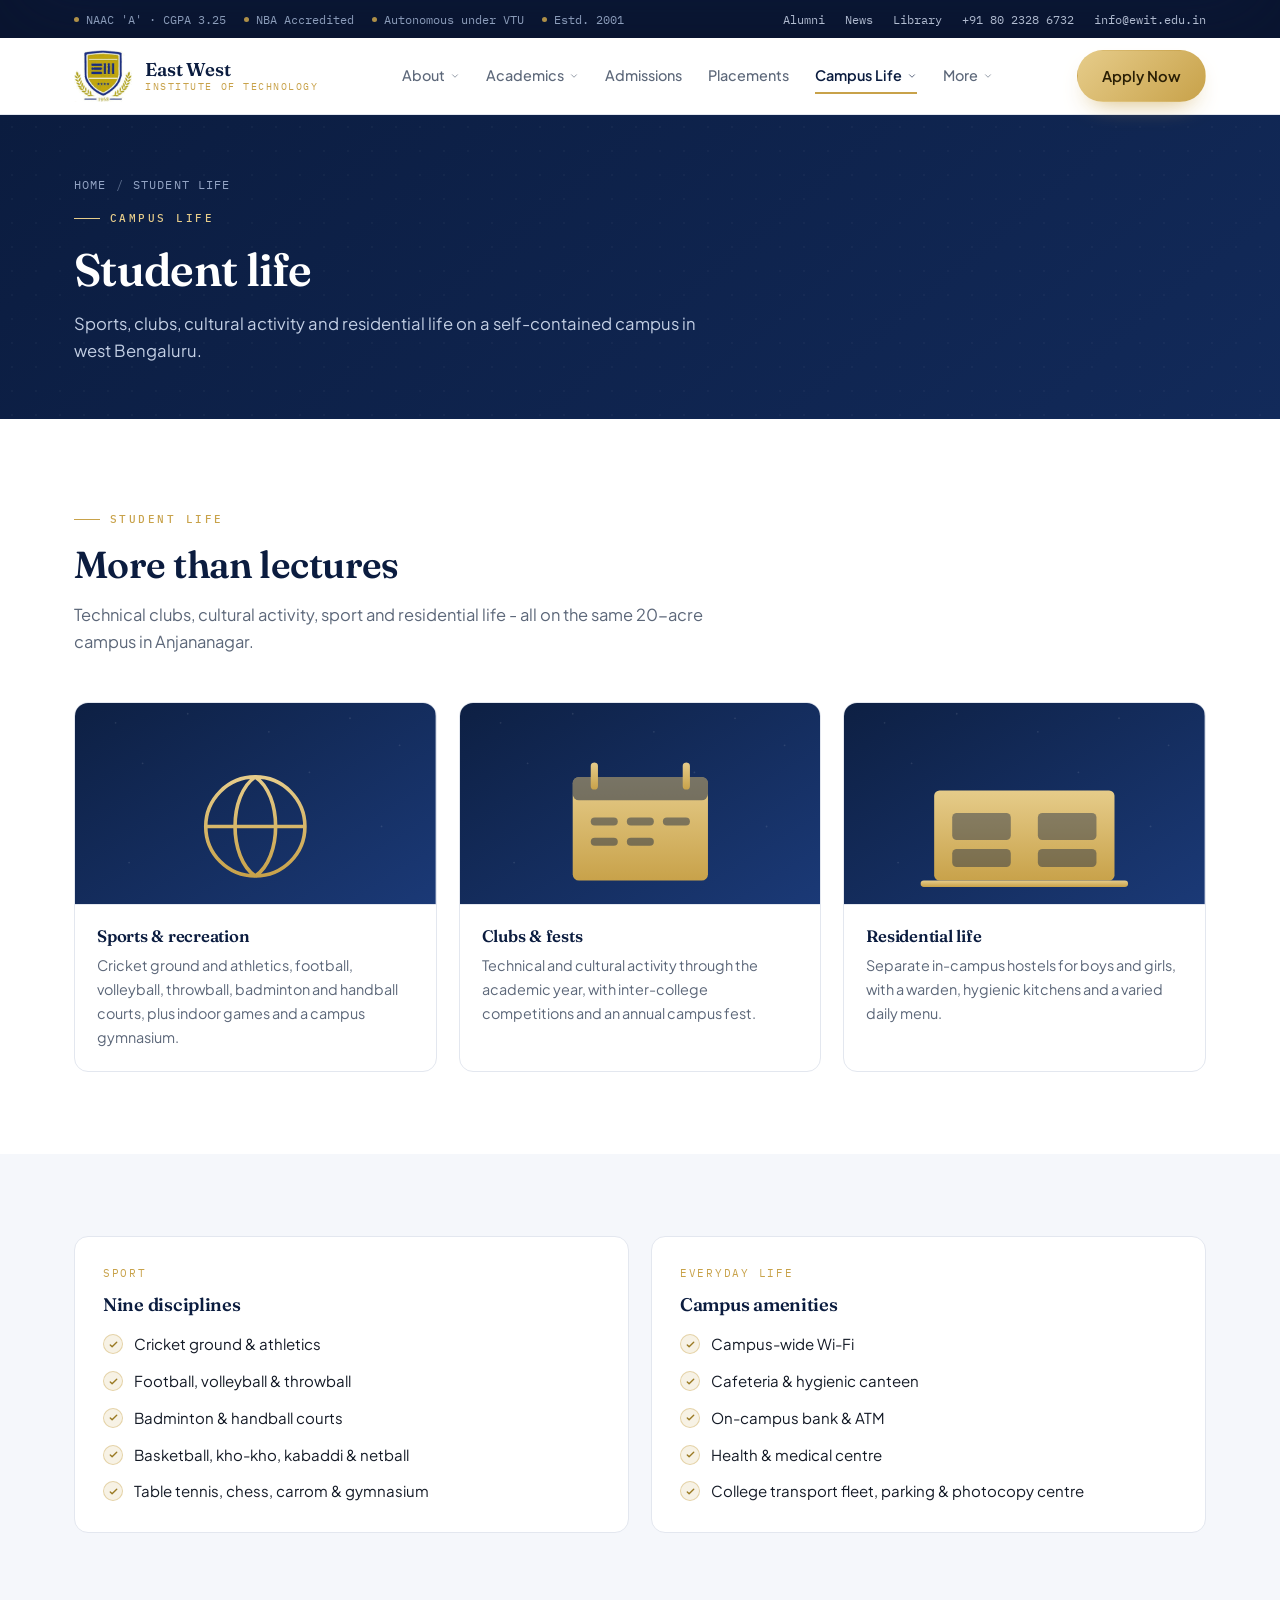
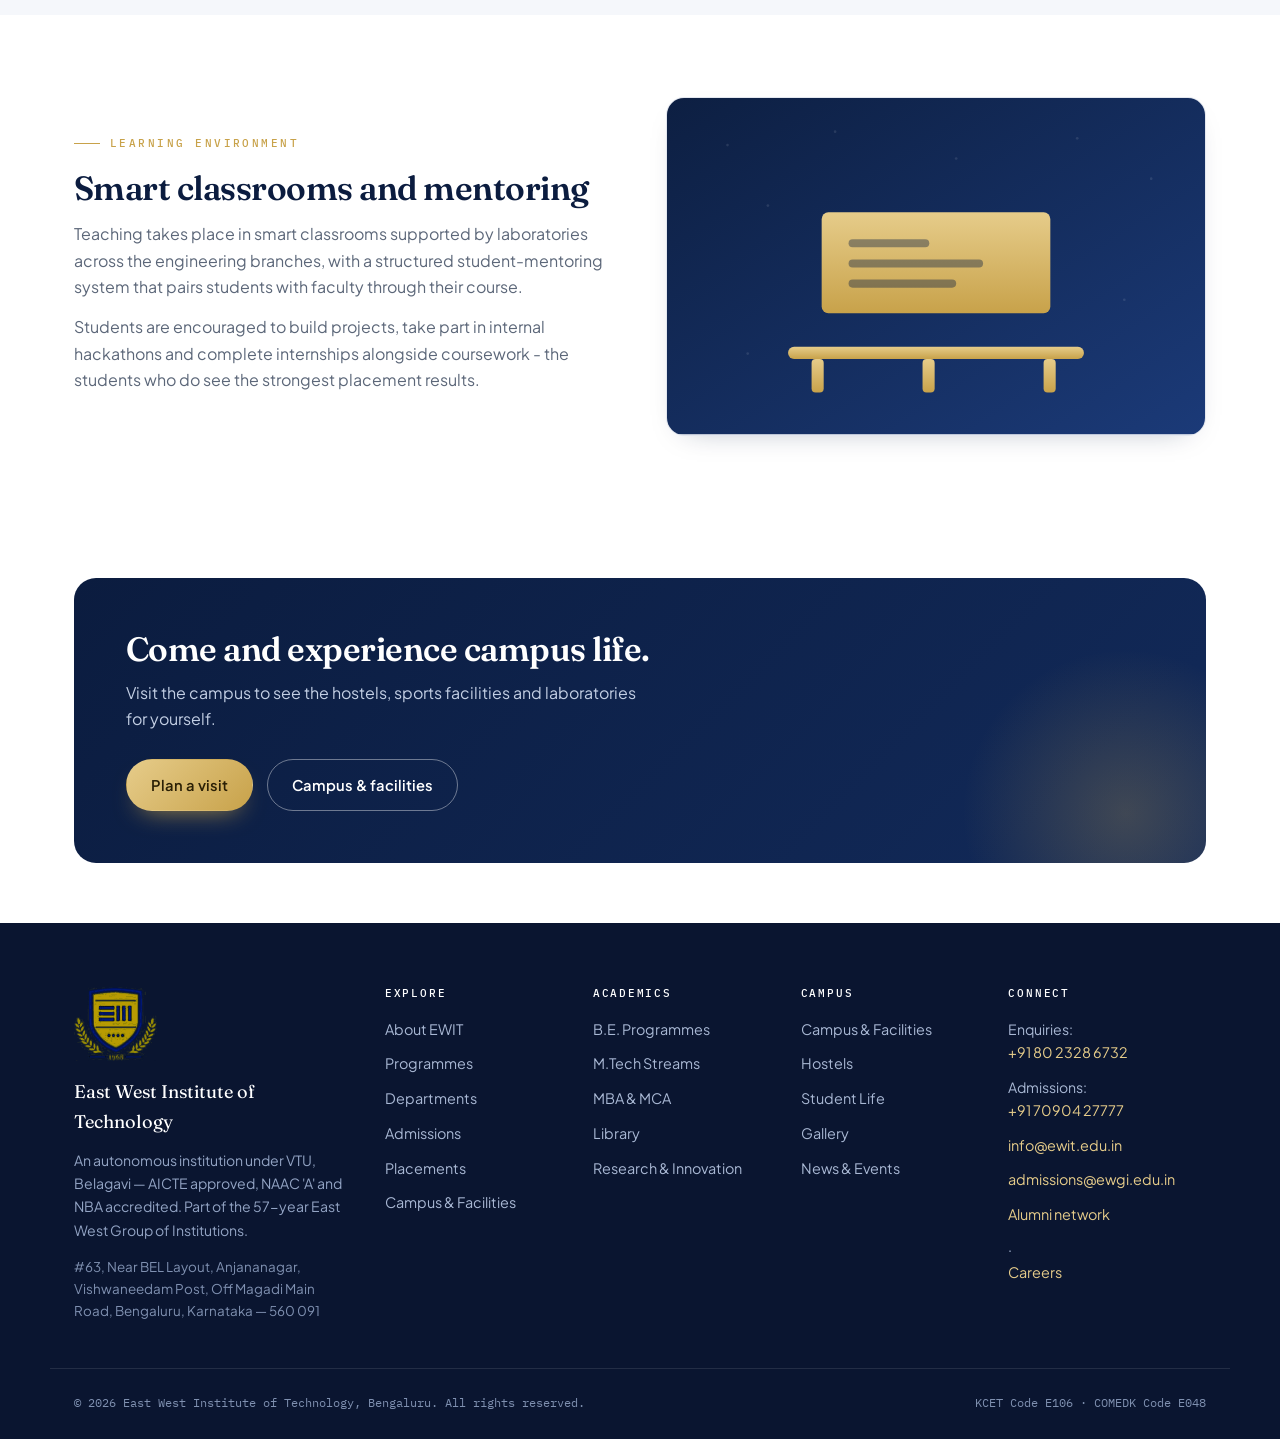
<file: student-life.html>
<!DOCTYPE html>
<html lang="en">
<head>
<meta charset="UTF-8" />
<meta name="viewport" content="width=device-width, initial-scale=1.0" />
<title>Student Life | East West Institute of Technology, Bengaluru</title>
<meta name="description" content="Student life at EWIT Bengaluru - sports, clubs, fests, hostels and campus amenities on a self-contained 20-acre campus." />
<link rel="icon" href="assets/img/favicon.png" type="image/png" />
<link rel="preconnect" href="https://fonts.googleapis.com" />
<link rel="preconnect" href="https://fonts.gstatic.com" crossorigin />
<link href="https://fonts.googleapis.com/css2?family=Fraunces:opsz,wght@9..144,400;9..144,500;9..144,600;9..144,700&family=Plus+Jakarta+Sans:wght@400;500;600;700&family=IBM+Plex+Mono:wght@400;500&display=swap" rel="stylesheet" />
<link rel="stylesheet" href="assets/css/style.css" />
</head>
<body>
<a class="skip" href="#main">Skip to content</a>

<div class="topbar">
  <div class="container topbar-inner">
    <div class="topbar-left">
      <span>NAAC 'A' &middot; CGPA 3.25</span>
      <span>NBA Accredited</span>
      <span>Autonomous under VTU</span>
      <span>Estd. 2001</span>
    </div>
    <div class="topbar-right">
      <a href="alumni.html">Alumni</a>
      <a href="news.html">News</a>
      <a href="library.html">Library</a>
      <a href="tel:+918023286732">+91 80 2328 6732</a>
      <a href="mailto:info@ewit.edu.in">info@ewit.edu.in</a>
    </div>
  </div>
</div>

<header class="site-header" id="siteHeader">
  <div class="container header-inner">
    <a class="brand" href="index.html">
      <img class="brand-crest" src="assets/img/logo.png" alt="East West Institute of Technology crest" />
      <span class="brand-text"><span class="brand-top">East West</span><span class="brand-sub">Institute of Technology</span></span>
    </a>
    <nav class="nav" aria-label="Primary">
      <div class="nav-item has-drop">
        <a href="about.html">About <svg class="caret" viewBox="0 0 24 24" fill="none" stroke="currentColor" stroke-width="2.4" stroke-linecap="round" stroke-linejoin="round"><path d="m6 9 6 6 6-6"/></svg></a>
        <div class="drop">
          <a href="about.html">About EWIT</a>
          <a href="about.html#leadership">Leadership &amp; Governance</a>
          <a href="about.html#accreditation">Accreditation</a>
          <a href="campus.html">Campus &amp; Facilities</a>
        </div>
      </div>
      <div class="nav-item has-drop">
        <a href="programmes.html">Academics <svg class="caret" viewBox="0 0 24 24" fill="none" stroke="currentColor" stroke-width="2.4" stroke-linecap="round" stroke-linejoin="round"><path d="m6 9 6 6 6-6"/></svg></a>
        <div class="drop">
          <a href="programmes.html">Programmes</a>
          <a href="departments.html">Departments</a>
          <a href="library.html">Library</a>
          <a href="research.html">Research &amp; Innovation</a>
        </div>
      </div>
      <a href="admissions.html">Admissions</a>
      <a href="placements.html">Placements</a>
      <div class="nav-item has-drop">
        <a href="campus.html">Campus Life <svg class="caret" viewBox="0 0 24 24" fill="none" stroke="currentColor" stroke-width="2.4" stroke-linecap="round" stroke-linejoin="round"><path d="m6 9 6 6 6-6"/></svg></a>
        <div class="drop">
          <a href="campus.html">Campus &amp; Facilities</a>
          <a href="student-life.html">Student Life</a>
          <a href="campus.html#hostels">Hostels</a>
          <a href="gallery.html">Gallery</a>
        </div>
      </div>
      <div class="nav-item has-drop">
        <a href="news.html">More <svg class="caret" viewBox="0 0 24 24" fill="none" stroke="currentColor" stroke-width="2.4" stroke-linecap="round" stroke-linejoin="round"><path d="m6 9 6 6 6-6"/></svg></a>
        <div class="drop">
          <a href="news.html">News &amp; Events</a>
          <a href="gallery.html">Gallery</a>
          <a href="alumni.html">Alumni</a>
          <a href="contact.html">Contact</a>
        </div>
      </div>
    </nav>
    <div class="header-cta">
      <a class="btn btn-gold" href="admissions.html">Apply Now</a>
      <button class="hamburger" id="hamburger" aria-label="Open menu" aria-expanded="false"><span></span><span></span><span></span></button>
    </div>
  </div>
</header>

<div class="mobile-nav" id="mobileNav">
  <div class="mn-group">About</div>
  <a href="about.html">About EWIT</a>
  <a href="about.html#leadership">Leadership &amp; Governance</a>
  <a href="about.html#accreditation">Accreditation</a>
  <div class="mn-group">Academics</div>
  <a href="programmes.html">Programmes</a>
  <a href="departments.html">Departments</a>
  <a href="library.html">Library</a>
  <a href="research.html">Research &amp; Innovation</a>
  <div class="mn-group">Admissions &amp; Placements</div>
  <a href="admissions.html">Admissions</a>
  <a href="placements.html">Placements</a>
  <div class="mn-group">Campus</div>
  <a href="campus.html">Campus &amp; Facilities</a>
  <a href="student-life.html">Student Life</a>
  <a href="gallery.html">Gallery</a>
  <div class="mn-group">More</div>
  <a href="news.html">News &amp; Events</a>
  <a href="alumni.html">Alumni</a>
  <a href="contact.html">Contact</a>
  <a class="btn btn-gold" href="admissions.html">Apply Now</a>
</div>

<main id="main">

  <section class="page-hero">
    <div class="container">
      <div class="crumb"><a href="index.html">Home</a><span class="sep">/</span><span>Student Life</span></div>
      <span class="eyebrow">Campus Life</span>
      <h1>Student life</h1>
      <p>Sports, clubs, cultural activity and residential life on a self-contained campus in west Bengaluru.</p>
    </div>
  </section>

  <section class="section">
    <div class="container">
      <div class="section-head reveal">
        <span class="eyebrow">Student life</span>
        <h2>More than lectures</h2>
        <p>Technical clubs, cultural activity, sport and residential life - all on the same 20-acre campus in Anjananagar.</p>
      </div>
      <div class="tile-grid">
        <div class="tile reveal"><div class="t-media"><svg viewBox="0 0 800 500" role="img" aria-hidden="true" preserveAspectRatio="xMidYMid slice"><defs><linearGradient id="tg4" x1="0" y1="0" x2="1" y2="1"><stop offset="0" stop-color="#0d1f42"/><stop offset="1" stop-color="#1b3a78"/></linearGradient><linearGradient id="tgg4" x1="0" y1="0" x2="0" y2="1"><stop offset="0" stop-color="#e6cc8a"/><stop offset="1" stop-color="#c8a24a"/></linearGradient></defs><rect width="800" height="500" fill="url(#tg4)"/><g fill="#ffffff" opacity="0.10"><circle cx="90" cy="70" r="2"/><circle cx="250" cy="50" r="2"/><circle cx="430" cy="90" r="2"/><circle cx="610" cy="60" r="2"/><circle cx="720" cy="120" r="2"/><circle cx="150" cy="160" r="2"/><circle cx="520" cy="180" r="2"/><circle cx="680" cy="300" r="2"/><circle cx="120" cy="380" r="2"/></g><g fill="none" stroke="url(#tgg4)" stroke-width="8"><circle cx="400" cy="300" r="110"/><path d="M290 300h220M400 190c60 40 60 180 0 220M400 190c-60 40-60 180 0 220"/></g><path d="M180 430h440" stroke="url(#tgg4)" stroke-width="10" stroke-linecap="round" opacity="0.6"/></svg></div><div class="t-body"><h3>Sports &amp; recreation</h3><p>Cricket ground and athletics, football, volleyball, throwball, badminton and handball courts, plus indoor games and a campus gymnasium.</p></div></div>
        <div class="tile reveal"><div class="t-media"><svg viewBox="0 0 800 500" role="img" aria-hidden="true" preserveAspectRatio="xMidYMid slice"><defs><linearGradient id="tg5" x1="0" y1="0" x2="1" y2="1"><stop offset="0" stop-color="#0d1f42"/><stop offset="1" stop-color="#1b3a78"/></linearGradient><linearGradient id="tgg5" x1="0" y1="0" x2="0" y2="1"><stop offset="0" stop-color="#e6cc8a"/><stop offset="1" stop-color="#c8a24a"/></linearGradient></defs><rect width="800" height="500" fill="url(#tg5)"/><g fill="#ffffff" opacity="0.10"><circle cx="90" cy="70" r="2"/><circle cx="250" cy="50" r="2"/><circle cx="430" cy="90" r="2"/><circle cx="610" cy="60" r="2"/><circle cx="720" cy="120" r="2"/><circle cx="150" cy="160" r="2"/><circle cx="520" cy="180" r="2"/><circle cx="680" cy="300" r="2"/><circle cx="120" cy="380" r="2"/></g><g fill="url(#tgg5)"><rect x="250" y="190" width="300" height="230" rx="14"/></g><rect x="250" y="190" width="300" height="52" rx="14" fill="#0d1f42" opacity="0.5"/><g fill="#0d1f42" opacity="0.45"><rect x="290" y="280" width="60" height="18" rx="9"/><rect x="370" y="280" width="60" height="18" rx="9"/><rect x="290" y="325" width="60" height="18" rx="9"/><rect x="370" y="325" width="60" height="18" rx="9"/><rect x="450" y="280" width="60" height="18" rx="9"/></g><g fill="url(#tgg5)"><rect x="290" y="158" width="16" height="60" rx="8"/><rect x="494" y="158" width="16" height="60" rx="8"/></g></svg></div><div class="t-body"><h3>Clubs &amp; fests</h3><p>Technical and cultural activity through the academic year, with inter-college competitions and an annual campus fest.</p></div></div>
        <div class="tile reveal"><div class="t-media"><svg viewBox="0 0 800 500" role="img" aria-hidden="true" preserveAspectRatio="xMidYMid slice"><defs><linearGradient id="tg6" x1="0" y1="0" x2="1" y2="1"><stop offset="0" stop-color="#0d1f42"/><stop offset="1" stop-color="#1b3a78"/></linearGradient><linearGradient id="tgg6" x1="0" y1="0" x2="0" y2="1"><stop offset="0" stop-color="#e6cc8a"/><stop offset="1" stop-color="#c8a24a"/></linearGradient></defs><rect width="800" height="500" fill="url(#tg6)"/><g fill="#ffffff" opacity="0.10"><circle cx="90" cy="70" r="2"/><circle cx="250" cy="50" r="2"/><circle cx="430" cy="90" r="2"/><circle cx="610" cy="60" r="2"/><circle cx="720" cy="120" r="2"/><circle cx="150" cy="160" r="2"/><circle cx="520" cy="180" r="2"/><circle cx="680" cy="300" r="2"/><circle cx="120" cy="380" r="2"/></g><g fill="url(#tgg6)"><rect x="200" y="220" width="400" height="200" rx="12"/></g><g fill="#0d1f42" opacity="0.42"><rect x="240" y="270" width="130" height="60" rx="10"/><rect x="430" y="270" width="130" height="60" rx="10"/><rect x="240" y="350" width="130" height="40" rx="10"/><rect x="430" y="350" width="130" height="40" rx="10"/></g><rect x="170" y="420" width="460" height="14" rx="7" fill="url(#tgg6)"/></svg></div><div class="t-body"><h3>Residential life</h3><p>Separate in-campus hostels for boys and girls, with a warden, hygienic kitchens and a varied daily menu.</p></div></div>
      </div>
    </div>
  </section>

  <section class="section alt">
    <div class="container">
      <div class="grid grid-2">
        <div class="card reveal">
          <div class="kicker">Sport</div><h3>Nine disciplines</h3>
          <ul class="check-list" style="margin-top:16px">
            <li><span class="tick"><svg viewBox="0 0 24 24" fill="none" stroke="currentColor" stroke-width="3" stroke-linecap="round" stroke-linejoin="round"><path d="m5 13 4 4L19 7"/></svg></span>Cricket ground &amp; athletics</li>
            <li><span class="tick"><svg viewBox="0 0 24 24" fill="none" stroke="currentColor" stroke-width="3" stroke-linecap="round" stroke-linejoin="round"><path d="m5 13 4 4L19 7"/></svg></span>Football, volleyball &amp; throwball</li>
            <li><span class="tick"><svg viewBox="0 0 24 24" fill="none" stroke="currentColor" stroke-width="3" stroke-linecap="round" stroke-linejoin="round"><path d="m5 13 4 4L19 7"/></svg></span>Badminton &amp; handball courts</li>
            <li><span class="tick"><svg viewBox="0 0 24 24" fill="none" stroke="currentColor" stroke-width="3" stroke-linecap="round" stroke-linejoin="round"><path d="m5 13 4 4L19 7"/></svg></span>Basketball, kho-kho, kabaddi &amp; netball</li>
            <li><span class="tick"><svg viewBox="0 0 24 24" fill="none" stroke="currentColor" stroke-width="3" stroke-linecap="round" stroke-linejoin="round"><path d="m5 13 4 4L19 7"/></svg></span>Table tennis, chess, carrom &amp; gymnasium</li>
          </ul>
        </div>
        <div class="card reveal">
          <div class="kicker">Everyday life</div><h3>Campus amenities</h3>
          <ul class="check-list" style="margin-top:16px">
            <li><span class="tick"><svg viewBox="0 0 24 24" fill="none" stroke="currentColor" stroke-width="3" stroke-linecap="round" stroke-linejoin="round"><path d="m5 13 4 4L19 7"/></svg></span>Campus-wide Wi-Fi</li>
            <li><span class="tick"><svg viewBox="0 0 24 24" fill="none" stroke="currentColor" stroke-width="3" stroke-linecap="round" stroke-linejoin="round"><path d="m5 13 4 4L19 7"/></svg></span>Cafeteria &amp; hygienic canteen</li>
            <li><span class="tick"><svg viewBox="0 0 24 24" fill="none" stroke="currentColor" stroke-width="3" stroke-linecap="round" stroke-linejoin="round"><path d="m5 13 4 4L19 7"/></svg></span>On-campus bank &amp; ATM</li>
            <li><span class="tick"><svg viewBox="0 0 24 24" fill="none" stroke="currentColor" stroke-width="3" stroke-linecap="round" stroke-linejoin="round"><path d="m5 13 4 4L19 7"/></svg></span>Health &amp; medical centre</li>
            <li><span class="tick"><svg viewBox="0 0 24 24" fill="none" stroke="currentColor" stroke-width="3" stroke-linecap="round" stroke-linejoin="round"><path d="m5 13 4 4L19 7"/></svg></span>College transport fleet, parking &amp; photocopy centre</li>
          </ul>
        </div>
      </div>
    </div>
  </section>

  <section class="section">
    <div class="container split reverse">
      <div class="split-media reveal"><svg viewBox="0 0 800 500" role="img" aria-hidden="true" preserveAspectRatio="xMidYMid slice"><defs><linearGradient id="tg7" x1="0" y1="0" x2="1" y2="1"><stop offset="0" stop-color="#0d1f42"/><stop offset="1" stop-color="#1b3a78"/></linearGradient><linearGradient id="tgg7" x1="0" y1="0" x2="0" y2="1"><stop offset="0" stop-color="#e6cc8a"/><stop offset="1" stop-color="#c8a24a"/></linearGradient></defs><rect width="800" height="500" fill="url(#tg7)"/><g fill="#ffffff" opacity="0.10"><circle cx="90" cy="70" r="2"/><circle cx="250" cy="50" r="2"/><circle cx="430" cy="90" r="2"/><circle cx="610" cy="60" r="2"/><circle cx="720" cy="120" r="2"/><circle cx="150" cy="160" r="2"/><circle cx="520" cy="180" r="2"/><circle cx="680" cy="300" r="2"/><circle cx="120" cy="380" r="2"/></g><g fill="url(#tgg7)"><rect x="230" y="170" width="340" height="150" rx="10"/></g><g fill="#0d1f42" opacity="0.4"><rect x="270" y="210" width="120" height="12" rx="6"/><rect x="270" y="240" width="200" height="12" rx="6"/><rect x="270" y="270" width="160" height="12" rx="6"/></g><g fill="url(#tgg7)"><rect x="180" y="370" width="440" height="18" rx="9"/><rect x="215" y="388" width="18" height="50" rx="6"/><rect x="380" y="388" width="18" height="50" rx="6"/><rect x="560" y="388" width="18" height="50" rx="6"/></g></svg></div>
      <div class="split-body reveal">
        <span class="eyebrow">Learning environment</span>
        <h2>Smart classrooms and mentoring</h2>
        <p>Teaching takes place in smart classrooms supported by laboratories across the engineering branches, with a structured student-mentoring system that pairs students with faculty through their course.</p>
        <p>Students are encouraged to build projects, take part in internal hackathons and complete internships alongside coursework - the students who do see the strongest placement results.</p>
      </div>
    </div>
  </section>

  <section class="section tight">
    <div class="container">
      <div class="cta-band reveal">
        <div class="cta-inner">
          <div>
            <h2>Come and experience campus life.</h2>
            <p>Visit the campus to see the hostels, sports facilities and laboratories for yourself.</p>
            <div class="actions">
              <a class="btn btn-gold" href="contact.html">Plan a visit</a>
              <a class="btn btn-outline-light" href="campus.html">Campus &amp; facilities</a>
            </div>
          </div>
        </div>
      </div>
    </div>
  </section>

</main>

<footer class="site-footer">
  <div class="container footer-top">
    <div class="footer-brand">
      <img class="footer-crest" src="assets/img/logo.png" alt="East West Institute of Technology logo" />
      <p class="footer-name">East West Institute of Technology</p>
      <p class="footer-desc">An autonomous institution under VTU, Belagavi &mdash; AICTE approved, NAAC 'A' and NBA accredited. Part of the 57-year East West Group of Institutions.</p>
      <p class="footer-addr">#63, Near BEL Layout, Anjananagar, Vishwaneedam Post, Off Magadi Main Road, Bengaluru, Karnataka &mdash; 560 091</p>
    </div>
    <div class="footer-col"><h4>Explore</h4>
      <a href="about.html">About EWIT</a>
      <a href="programmes.html">Programmes</a>
      <a href="departments.html">Departments</a>
      <a href="admissions.html">Admissions</a>
      <a href="placements.html">Placements</a>
      <a href="campus.html">Campus &amp; Facilities</a>
    </div>
    <div class="footer-col"><h4>Academics</h4>
      <a href="programmes.html">B.E. Programmes</a>
      <a href="programmes.html">M.Tech Streams</a>
      <a href="programmes.html">MBA &amp; MCA</a>
      <a href="library.html">Library</a>
      <a href="research.html">Research &amp; Innovation</a>
    </div>
    <div class="footer-col"><h4>Campus</h4>
      <a href="campus.html">Campus &amp; Facilities</a>
      <a href="campus.html#hostels">Hostels</a>
      <a href="student-life.html">Student Life</a>
      <a href="gallery.html">Gallery</a>
      <a href="news.html">News &amp; Events</a>
    </div>
    <div class="footer-col"><h4>Connect</h4>
      <ul class="footer-contact">
        <li>Enquiries: <a href="tel:+918023286732">+91 80 2328 6732</a></li>
        <li>Admissions: <a href="tel:+917090427777">+91 70904 27777</a></li>
        <li><a href="mailto:info@ewit.edu.in">info@ewit.edu.in</a></li>
        <li><a href="mailto:admissions@ewgi.edu.in">admissions@ewgi.edu.in</a></li>
        <li><a href="alumni.html">Alumni network</a> &middot; <a href="contact.html">Careers</a></li>
      </ul>
    </div>
  </div>
  <div class="container footer-bottom">
    <span>&copy; <span id="year"></span> East West Institute of Technology, Bengaluru. All rights reserved.</span>
    <span>KCET Code E106 &middot; COMEDK Code E048</span>
  </div>
</footer>

<button class="to-top" id="toTop" aria-label="Back to top">
  <svg viewBox="0 0 24 24" fill="none" stroke="currentColor" stroke-width="2" stroke-linecap="round" stroke-linejoin="round"><path d="M12 19V5M5 12l7-7 7 7"/></svg>
</button>

<div class="lightbox" id="lightbox" role="dialog" aria-label="Enlarged view">
  <div class="lb-wrap">
    <div class="lb-inner"><div class="lb-holder"></div></div>
    <button class="lb-close" aria-label="Close">&times;</button>
  </div>
</div>
<script src="assets/js/main.js"></script>
</body>
</html>
</file>
<file: assets/css/style.css>
/* ==========================================================================
   East West Institute of Technology — shared stylesheet
   ========================================================================== */

:root{
  --navy:#0b1c3f;
  --navy-2:#122a5a;
  --navy-3:#0a1530;
  --gold:#c8a24a;
  --gold-2:#e6cc8a;
  --gold-soft:rgba(200,162,74,.14);
  --maroon:#8a1c2b;
  --ink:#141a26;
  --muted:#5c6779;
  --muted-2:#7c8698;
  --line:#e3e7ef;
  --line-2:#d6dce8;
  --paper:#ffffff;
  --paper-2:#f5f7fb;
  --paper-3:#eef1f7;
  --radius:14px;
  --radius-sm:9px;
  --maxw:1180px;
  --shadow:0 22px 55px -34px rgba(11,28,63,.55);
  --shadow-sm:0 10px 30px -20px rgba(11,28,63,.4);
  --font-display:"Fraunces",Georgia,"Times New Roman",serif;
  --font-body:"Plus Jakarta Sans",system-ui,-apple-system,sans-serif;
  --font-mono:"IBM Plex Mono",ui-monospace,monospace;
}

*{box-sizing:border-box}
html{scroll-behavior:smooth;-webkit-text-size-adjust:100%}
body{
  margin:0;font-family:var(--font-body);color:var(--ink);background:var(--paper);
  line-height:1.65;-webkit-font-smoothing:antialiased;overflow-x:hidden;
}
img{max-width:100%;display:block}
a{color:inherit;text-decoration:none}
button{font-family:inherit;cursor:pointer}
h1,h2,h3,h4{font-family:var(--font-display);line-height:1.14;letter-spacing:-.015em;margin:0;color:var(--navy);font-weight:600}
h1{font-weight:600}
p{margin:0}
ul{margin:0;padding:0;list-style:none}
.container{width:100%;max-width:var(--maxw);margin:0 auto;padding:0 24px}
.mono{font-family:var(--font-mono)}
.eyebrow{
  font-family:var(--font-mono);font-size:.7rem;letter-spacing:.22em;text-transform:uppercase;
  color:var(--gold);display:inline-flex;align-items:center;gap:10px;font-weight:500;
}
.eyebrow::before{content:"";width:26px;height:1px;background:var(--gold)}
.eyebrow.center::before{display:none}
.skip{position:absolute;left:-9999px;top:0;background:var(--gold);color:var(--navy);padding:10px 16px;z-index:200}
.skip:focus{left:12px;top:12px}

/* ---------- Buttons ---------- */
.btn{
  display:inline-flex;align-items:center;justify-content:center;gap:9px;
  padding:13px 24px;border-radius:999px;font-weight:600;font-size:.92rem;
  border:1px solid transparent;transition:transform .18s ease,background .2s ease,box-shadow .25s ease,color .2s ease,border-color .2s ease;
  white-space:nowrap;
}
.btn svg{width:16px;height:16px}
.btn-gold{background:linear-gradient(135deg,var(--gold-2),var(--gold));color:#2a1f05;box-shadow:0 12px 26px -14px rgba(200,162,74,.9)}
.btn-gold:hover{transform:translateY(-2px);box-shadow:0 18px 34px -14px rgba(200,162,74,.95)}
.btn-navy{background:var(--navy);color:#fff}
.btn-navy:hover{background:var(--navy-2);transform:translateY(-2px)}
.btn-outline{border-color:var(--line-2);color:var(--navy);background:transparent}
.btn-outline:hover{border-color:var(--navy);transform:translateY(-2px)}
.btn-outline-light{border-color:rgba(255,255,255,.4);color:#fff}
.btn-outline-light:hover{background:rgba(255,255,255,.1);transform:translateY(-2px)}
.btn-sm{padding:10px 18px;font-size:.85rem}

/* ---------- Top utility bar ---------- */
.topbar{background:var(--navy-3);color:#c9d3e6;font-size:.78rem;font-family:var(--font-mono)}
.topbar-inner{display:flex;align-items:center;justify-content:space-between;gap:16px;min-height:38px;flex-wrap:wrap}
.topbar-left{display:flex;gap:18px;align-items:center;flex-wrap:wrap}
.topbar-left span{display:inline-flex;align-items:center;gap:7px;color:#9fb0cd}
.topbar-left span::before{content:"";width:5px;height:5px;border-radius:50%;background:var(--gold)}
.topbar-right{display:flex;gap:20px;align-items:center}
.topbar-right a{color:#c9d3e6;transition:color .2s ease}
.topbar-right a:hover{color:var(--gold-2)}

/* ---------- Header ---------- */
.site-header{
  position:sticky;top:0;z-index:60;background:rgba(255,255,255,.94);
  backdrop-filter:blur(12px);-webkit-backdrop-filter:blur(12px);
  border-bottom:1px solid var(--line);transition:box-shadow .3s ease,padding .3s ease;
}
.site-header.scrolled{box-shadow:0 12px 30px -22px rgba(11,28,63,.5)}
.header-inner{display:flex;align-items:center;justify-content:space-between;gap:20px;min-height:76px}
.brand{display:flex;align-items:center;gap:13px;flex-shrink:0}
.brand-crest{height:52px;width:auto;transition:height .3s ease}
.site-header.scrolled .brand-crest{height:46px}
.brand-text{display:flex;flex-direction:column;line-height:1.05}
.brand-top{font-family:var(--font-display);font-weight:600;font-size:1.16rem;color:var(--navy);letter-spacing:-.01em}
.brand-sub{font-family:var(--font-mono);font-size:.6rem;letter-spacing:.16em;text-transform:uppercase;color:var(--gold);margin-top:3px}
.nav{display:flex;align-items:center;gap:26px}
.nav a{font-size:.9rem;font-weight:500;color:var(--muted);position:relative;padding:6px 0;transition:color .2s ease}
.nav a::after{content:"";position:absolute;left:0;bottom:0;height:2px;width:0;background:var(--gold);transition:width .25s ease}
.nav a:hover{color:var(--navy)}
.nav a:hover::after{width:100%}
.nav a.active{color:var(--navy);font-weight:600}
.nav a.active::after{width:100%}
.header-cta{display:flex;align-items:center;gap:14px}
.hamburger{display:none;width:44px;height:44px;border:1px solid var(--line-2);border-radius:10px;background:#fff;flex-direction:column;gap:5px;align-items:center;justify-content:center}
.hamburger span{display:block;width:19px;height:2px;background:var(--navy);transition:transform .25s ease,opacity .25s ease}
.hamburger.open span:nth-child(1){transform:translateY(7px) rotate(45deg)}
.hamburger.open span:nth-child(2){opacity:0}
.hamburger.open span:nth-child(3){transform:translateY(-7px) rotate(-45deg)}

.mobile-nav{
  position:fixed;inset:0 0 auto 0;z-index:55;background:var(--paper);
  border-bottom:1px solid var(--line);padding:14px 24px 26px;
  transform:translateY(-100%);transition:transform .32s cubic-bezier(.4,0,.2,1);
  box-shadow:0 30px 60px -30px rgba(11,28,63,.5);
  max-height:100vh;overflow:auto;
}
.mobile-nav.open{transform:translateY(0)}
.mobile-nav a{display:block;padding:15px 0;border-bottom:1px solid var(--line);color:var(--muted);font-weight:500}
.mobile-nav a.active{color:var(--navy);font-weight:600}
.mobile-nav .btn{margin-top:18px;width:100%}

/* ---------- Hero ---------- */
.hero{
  position:relative;background:linear-gradient(150deg,var(--navy) 0%,var(--navy-2) 55%,#1b3a78 100%);
  color:#eaf0fa;overflow:hidden;padding:78px 0 0;
}
.hero::before{
  content:"";position:absolute;inset:0;
  background-image:radial-gradient(rgba(255,255,255,.07) 1px,transparent 1px);
  background-size:26px 26px;opacity:.6;
}
.hero::after{
  content:"";position:absolute;right:-140px;top:-160px;width:520px;height:520px;border-radius:50%;
  background:radial-gradient(circle,rgba(200,162,74,.22),transparent 65%);
}
.hero-grid{position:relative;z-index:2;display:grid;grid-template-columns:1.05fr .95fr;gap:56px;align-items:center;padding-bottom:64px}
.hero h1{color:#fff;font-size:clamp(2.1rem,4.4vw,3.35rem);margin:22px 0 20px}
.hero h1 em{font-style:normal;color:var(--gold-2)}
.hero-lead{font-size:1.08rem;color:#c3cfe4;max-width:540px}
.hero-cta{display:flex;gap:14px;margin-top:32px;flex-wrap:wrap}
.hero-badges{display:flex;gap:12px;flex-wrap:wrap;margin-top:30px}
.hero-badges span{
  font-family:var(--font-mono);font-size:.7rem;letter-spacing:.08em;text-transform:uppercase;
  border:1px solid rgba(255,255,255,.22);border-radius:999px;padding:7px 14px;color:#cfd9ea;
}
.hero .eyebrow{color:var(--gold-2)}
.hero .eyebrow::before{background:var(--gold-2)}

/* hero art card */
.hero-art{position:relative}
.art-card{
  background:rgba(255,255,255,.06);border:1px solid rgba(255,255,255,.16);
  border-radius:20px;padding:16px;backdrop-filter:blur(6px);box-shadow:var(--shadow);
}
.art-card svg{width:100%;height:auto;border-radius:12px;display:block}
.art-caption{
  display:flex;align-items:center;justify-content:space-between;gap:12px;
  margin-top:14px;padding:0 4px;font-family:var(--font-mono);font-size:.68rem;
  letter-spacing:.1em;text-transform:uppercase;color:#a9b8d4;
}
.float-card{
  position:absolute;left:-22px;bottom:66px;background:#fff;color:var(--ink);
  border-radius:14px;padding:14px 18px;box-shadow:var(--shadow);display:flex;gap:12px;align-items:center;
  animation:floaty 6s ease-in-out infinite;
}
.float-card .fc-num{font-family:var(--font-display);font-weight:600;font-size:1.35rem;color:var(--navy)}
.float-card .fc-cap{font-size:.72rem;color:var(--muted);font-family:var(--font-mono);text-transform:uppercase;letter-spacing:.08em}
@keyframes floaty{0%,100%{transform:translateY(0)}50%{transform:translateY(-10px)}}

/* hero stat strip */
.hero-strip{position:relative;z-index:2;border-top:1px solid rgba(255,255,255,.14);background:rgba(6,15,34,.35)}
.hero-strip-grid{display:grid;grid-template-columns:repeat(4,1fr)}
.hero-strip .cell{padding:26px 20px;border-left:1px solid rgba(255,255,255,.12);text-align:center}
.hero-strip .cell:first-child{border-left:none}
.hero-strip .n{font-family:var(--font-display);font-weight:600;font-size:clamp(1.5rem,2.6vw,2rem);color:#fff}
.hero-strip .n small{color:var(--gold-2)}
.hero-strip .c{font-size:.78rem;color:#a9b8d4;font-family:var(--font-mono);text-transform:uppercase;letter-spacing:.08em;margin-top:4px}

/* ---------- Inner page hero ---------- */
.page-hero{
  background:linear-gradient(140deg,var(--navy),var(--navy-2));color:#eaf0fa;padding:60px 0 54px;position:relative;overflow:hidden;
}
.page-hero::before{
  content:"";position:absolute;inset:0;
  background-image:radial-gradient(rgba(255,255,255,.06) 1px,transparent 1px);background-size:24px 24px;opacity:.5;
}
.page-hero .container{position:relative;z-index:2}
.page-hero h1{color:#fff;font-size:clamp(1.9rem,3.6vw,2.85rem);margin:16px 0 14px}
.page-hero p{color:#c3cfe4;max-width:660px;font-size:1.04rem}
.crumb{display:flex;gap:9px;align-items:center;font-family:var(--font-mono);font-size:.72rem;letter-spacing:.1em;text-transform:uppercase;color:#93a4c4;margin-bottom:6px}
.crumb a:hover{color:var(--gold-2)}
.crumb .sep{color:#5a6b8c}
.page-hero .eyebrow{color:var(--gold-2)}
.page-hero .eyebrow::before{background:var(--gold-2)}

/* ---------- Sections ---------- */
.section{padding:82px 0}
.section.tight{padding:60px 0}
.section.alt{background:var(--paper-2)}
.section.navy{background:var(--navy);color:#dbe4f4}
.section.navy h2,.section.navy h3{color:#fff}
.section-head{max-width:680px;margin-bottom:46px}
.section-head.center{margin-left:auto;margin-right:auto;text-align:center}
.section-head h2{font-size:clamp(1.6rem,3.1vw,2.35rem);margin:16px 0 14px}
.section-head p{color:var(--muted);font-size:1.03rem}
.section.navy .section-head p{color:#aebbd4}
.section.navy .eyebrow{color:var(--gold-2)}
.section.navy .eyebrow::before{background:var(--gold-2)}

.grid{display:grid;gap:22px}
.grid-2{grid-template-columns:repeat(2,1fr)}
.grid-3{grid-template-columns:repeat(3,1fr)}
.grid-4{grid-template-columns:repeat(4,1fr)}

/* ---------- Cards ---------- */
.card{
  background:#fff;border:1px solid var(--line);border-radius:var(--radius);padding:28px;
  transition:transform .25s ease,box-shadow .25s ease,border-color .25s ease;position:relative;
}
.card:hover{transform:translateY(-5px);box-shadow:var(--shadow);border-color:var(--line-2)}
.card .ico{
  width:50px;height:50px;border-radius:12px;display:grid;place-items:center;margin-bottom:18px;
  background:var(--gold-soft);color:#9a7a24;border:1px solid rgba(200,162,74,.28);
}
.card .ico svg{width:24px;height:24px}
.card h3{font-size:1.14rem;margin-bottom:9px}
.card p{color:var(--muted);font-size:.94rem}
.card .kicker{font-family:var(--font-mono);font-size:.68rem;letter-spacing:.16em;text-transform:uppercase;color:var(--gold);margin-bottom:12px}

/* department card */
.dept{background:#fff;border:1px solid var(--line);border-radius:var(--radius);padding:24px;transition:transform .25s ease,box-shadow .25s ease}
.dept:hover{transform:translateY(-5px);box-shadow:var(--shadow)}
.dept .dept-top{display:flex;justify-content:space-between;align-items:flex-start;gap:12px}
.dept .code{font-family:var(--font-mono);font-size:.7rem;letter-spacing:.12em;text-transform:uppercase;color:#9a7a24;background:var(--gold-soft);border-radius:999px;padding:4px 11px;white-space:nowrap}
.dept h3{font-size:1.06rem;margin:14px 0 10px}
.dept .metrics{display:flex;gap:20px;margin-top:16px;padding-top:16px;border-top:1px dashed var(--line-2)}
.dept .metric .m-n{font-family:var(--font-display);font-weight:600;font-size:1.25rem;color:var(--navy)}
.dept .metric .m-l{font-family:var(--font-mono);font-size:.62rem;text-transform:uppercase;letter-spacing:.1em;color:var(--muted-2)}
.dept .recruiters{margin-top:14px;font-size:.8rem;color:var(--muted)}
.dept .recruiters b{color:var(--navy);font-weight:600}

/* ---------- Stats band ---------- */
.stat-band{background:var(--paper-3);border-top:1px solid var(--line);border-bottom:1px solid var(--line)}
.stat-grid{display:grid;grid-template-columns:repeat(4,1fr)}
.stat{padding:38px 24px;text-align:center;border-left:1px solid var(--line)}
.stat:first-child{border-left:none}
.stat .num{font-family:var(--font-display);font-weight:600;font-size:clamp(1.8rem,3.4vw,2.5rem);color:var(--navy)}
.stat .num small{color:var(--gold);font-size:.55em}
.stat .cap{color:var(--muted);font-size:.84rem;margin-top:6px}

/* ---------- Steps ---------- */
.steps{display:grid;grid-template-columns:repeat(4,1fr);gap:22px;counter-reset:step}
.step{background:#fff;border:1px solid var(--line);border-radius:var(--radius);padding:26px;position:relative}
.step::before{
  counter-increment:step;content:counter(step,decimal-leading-zero);
  font-family:var(--font-mono);font-size:.78rem;color:var(--gold);letter-spacing:.1em;
  display:block;margin-bottom:14px;font-weight:600;
}
.step h3{font-size:1.05rem;margin-bottom:8px}
.step p{color:var(--muted);font-size:.9rem}

/* ---------- Accordion ---------- */
.accordion{border:1px solid var(--line);border-radius:var(--radius);overflow:hidden;background:#fff}
.acc-item{border-bottom:1px solid var(--line)}
.acc-item:last-child{border-bottom:none}
.acc-q{
  width:100%;background:none;border:none;text-align:left;padding:20px 24px;
  display:flex;justify-content:space-between;gap:18px;align-items:center;
  font-family:var(--font-display);font-size:1.02rem;color:var(--navy);font-weight:600;
}
.acc-q .plus{flex-shrink:0;width:22px;height:22px;position:relative;transition:transform .25s ease}
.acc-q .plus::before,.acc-q .plus::after{content:"";position:absolute;background:var(--gold);border-radius:2px}
.acc-q .plus::before{left:50%;top:2px;width:2px;height:18px;transform:translateX(-50%)}
.acc-q .plus::after{top:50%;left:2px;height:2px;width:18px;transform:translateY(-50%)}
.acc-item.open .acc-q .plus{transform:rotate(45deg)}
.acc-a{max-height:0;overflow:hidden;transition:max-height .32s ease}
.acc-a-inner{padding:0 24px 22px;color:var(--muted);font-size:.94rem}

/* ---------- Tabs ---------- */
.tabs{display:flex;gap:10px;flex-wrap:wrap;margin-bottom:30px}
.tab-btn{
  padding:11px 22px;border-radius:999px;border:1px solid var(--line-2);background:#fff;
  color:var(--muted);font-weight:600;font-size:.88rem;transition:all .2s ease;
}
.tab-btn:hover{border-color:var(--navy);color:var(--navy)}
.tab-btn.active{background:var(--navy);border-color:var(--navy);color:#fff}
.tab-panel{display:none}
.tab-panel.active{display:block;animation:fadeUp .4s ease}
@keyframes fadeUp{from{opacity:0;transform:translateY(12px)}to{opacity:1;transform:none}}

/* ---------- Recruiter marquee ---------- */
.marquee{overflow:hidden;position:relative;padding:8px 0;-webkit-mask-image:linear-gradient(90deg,transparent,#000 8%,#000 92%,transparent);mask-image:linear-gradient(90deg,transparent,#000 8%,#000 92%,transparent)}
.marquee-track{display:flex;gap:14px;width:max-content;animation:scrollx 38s linear infinite}
.marquee:hover .marquee-track{animation-play-state:paused}
.marquee-track span{
  font-family:var(--font-display);font-size:1rem;color:var(--navy);background:#fff;
  border:1px solid var(--line);border-radius:999px;padding:11px 22px;white-space:nowrap;
}
@keyframes scrollx{from{transform:translateX(0)}to{transform:translateX(-50%)}}

/* ---------- Timeline ---------- */
.timeline{position:relative;padding-left:34px}
.timeline::before{content:"";position:absolute;left:9px;top:6px;bottom:6px;width:2px;background:var(--line-2)}
.tl-item{position:relative;padding-bottom:30px}
.tl-item:last-child{padding-bottom:0}
.tl-item::before{content:"";position:absolute;left:-30px;top:5px;width:14px;height:14px;border-radius:50%;background:#fff;border:3px solid var(--gold)}
.tl-year{font-family:var(--font-mono);font-size:.72rem;letter-spacing:.14em;color:var(--gold);text-transform:uppercase}
.tl-item h3{font-size:1.08rem;margin:6px 0 6px}
.tl-item p{color:var(--muted);font-size:.93rem}

/* ---------- Feature split ---------- */
.split{display:grid;grid-template-columns:1fr 1fr;gap:52px;align-items:center}
.split.reverse .split-media{order:2}
.split-media{border-radius:18px;overflow:hidden;border:1px solid var(--line);box-shadow:var(--shadow-sm);background:var(--paper-2)}
.split-media svg{width:100%;height:auto;display:block}
.split-body h2{font-size:clamp(1.5rem,2.8vw,2.1rem);margin:16px 0 14px}
.split-body p{color:var(--muted);margin-bottom:14px}
.check-list{display:grid;gap:12px;margin-top:18px}
.check-list li{display:flex;gap:11px;align-items:flex-start;font-size:.94rem;color:var(--ink)}
.check-list .tick{
  flex-shrink:0;width:20px;height:20px;border-radius:50%;background:var(--gold-soft);
  border:1px solid rgba(200,162,74,.4);display:grid;place-items:center;margin-top:2px;
}
.check-list .tick svg{width:11px;height:11px;color:#9a7a24}

/* ---------- CTA band ---------- */
.cta-band{background:linear-gradient(135deg,var(--navy),var(--navy-2));border-radius:22px;padding:52px;color:#fff;position:relative;overflow:hidden}
.cta-band::after{content:"";position:absolute;right:-90px;bottom:-120px;width:340px;height:340px;border-radius:50%;background:radial-gradient(circle,rgba(200,162,74,.25),transparent 68%)}
.cta-band h2{color:#fff;font-size:clamp(1.5rem,2.8vw,2.1rem);margin-bottom:12px}
.cta-band p{color:#c3cfe4;max-width:520px}
.cta-band .actions{display:flex;gap:14px;margin-top:26px;flex-wrap:wrap}
.cta-inner{position:relative;z-index:2;display:grid;grid-template-columns:1.4fr .6fr;gap:30px;align-items:center}

/* ---------- Info list ---------- */
.info-list{display:grid;gap:18px}
.info-item{display:flex;gap:15px;align-items:flex-start}
.info-item .ii{
  flex-shrink:0;width:44px;height:44px;border-radius:12px;display:grid;place-items:center;
  background:var(--gold-soft);border:1px solid rgba(200,162,74,.28);color:#9a7a24;
}
.info-item .ii svg{width:20px;height:20px}
.info-item .il{font-family:var(--font-mono);font-size:.66rem;letter-spacing:.14em;text-transform:uppercase;color:var(--muted-2)}
.info-item .iv{font-weight:600;color:var(--navy);font-size:.98rem}
.info-item a.iv:hover{color:var(--gold)}

/* ---------- Table ---------- */
.table-wrap{overflow-x:auto;border:1px solid var(--line);border-radius:var(--radius);background:#fff}
table{border-collapse:collapse;width:100%;font-size:.92rem;min-width:520px}
th,td{padding:14px 18px;text-align:left;border-bottom:1px solid var(--line)}
th{background:var(--paper-2);font-family:var(--font-mono);font-size:.7rem;letter-spacing:.1em;text-transform:uppercase;color:var(--muted);font-weight:500}
tbody tr:last-child td{border-bottom:none}
tbody tr:hover{background:var(--paper-2)}
td strong{color:var(--navy)}
.num-cell{font-variant-numeric:tabular-nums;text-align:right}

/* ---------- Form ---------- */
.form-grid{display:grid;grid-template-columns:1fr 1fr;gap:16px}
.field{display:grid;gap:7px}
.field.full{grid-column:1/-1}
.field label{font-family:var(--font-mono);font-size:.68rem;letter-spacing:.1em;text-transform:uppercase;color:var(--muted)}
.field input,.field select,.field textarea{
  background:#fff;border:1px solid var(--line-2);border-radius:var(--radius-sm);padding:13px 15px;
  color:var(--ink);font-family:inherit;font-size:.94rem;width:100%;transition:border-color .2s ease,box-shadow .2s ease;
}
.field input:focus,.field select:focus,.field textarea:focus{outline:none;border-color:var(--gold);box-shadow:0 0 0 3px var(--gold-soft)}
.field textarea{resize:vertical;min-height:120px}
.form-note{font-size:.82rem;color:var(--muted-2);margin-top:14px}
.form-status{font-size:.88rem;font-family:var(--font-mono);min-height:20px;margin-top:12px;color:#1f7a4d}

/* ---------- Prose ---------- */
.prose p{color:var(--muted);margin-bottom:16px}
.prose h3{margin:26px 0 10px;font-size:1.2rem}

/* ---------- Footer ---------- */
.site-footer{background:var(--navy-3);color:#a9b8d4;padding:64px 0 26px;margin-top:0}
.footer-top{display:grid;grid-template-columns:1.7fr 1fr 1fr 1.2fr;gap:36px}
.footer-crest{height:74px;width:auto;margin-bottom:16px}
.footer-name{font-family:var(--font-display);color:#fff;font-size:1.14rem;margin-bottom:12px}
.footer-desc{font-size:.88rem;color:#93a4c4;margin-bottom:14px;max-width:320px}
.footer-addr{font-size:.84rem;color:#7f90b0;max-width:320px}
.footer-col h4{color:#fff;font-family:var(--font-mono);font-size:.7rem;letter-spacing:.16em;text-transform:uppercase;margin-bottom:18px;font-weight:500}
.footer-col a{display:block;font-size:.9rem;color:#a9b8d4;margin-bottom:11px;transition:color .2s ease,padding-left .2s ease}
.footer-col a:hover{color:var(--gold-2);padding-left:4px}
.footer-contact li{font-size:.88rem;margin-bottom:11px;color:#a9b8d4}
.footer-contact a{color:var(--gold-2)}
.footer-bottom{
  margin-top:46px;padding-top:24px;border-top:1px solid rgba(255,255,255,.1);
  display:flex;justify-content:space-between;gap:16px;flex-wrap:wrap;align-items:center;
  font-family:var(--font-mono);font-size:.76rem;color:#7f90b0;
}
.to-top{
  position:fixed;right:22px;bottom:22px;z-index:70;width:46px;height:46px;border-radius:50%;
  background:var(--navy);color:#fff;border:1px solid rgba(255,255,255,.15);
  display:grid;place-items:center;opacity:0;pointer-events:none;transition:opacity .3s ease,transform .3s ease;
  box-shadow:var(--shadow);
}
.to-top.show{opacity:1;pointer-events:auto}
.to-top:hover{transform:translateY(-3px);background:var(--navy-2)}
.to-top svg{width:18px;height:18px}

/* ---------- Reveal ---------- */
.reveal{opacity:0;transform:translateY(26px);transition:opacity .7s ease,transform .7s ease}
.reveal.in{opacity:1;transform:none}

/* ---------- Responsive ---------- */
@media (max-width:1040px){
  .nav{display:none}
  .hamburger{display:flex}
  .header-cta .btn-gold{display:none}
  .hero-grid{grid-template-columns:1fr;gap:44px}
  .grid-4{grid-template-columns:repeat(2,1fr)}
  .grid-3{grid-template-columns:repeat(2,1fr)}
  .steps{grid-template-columns:repeat(2,1fr)}
  .footer-top{grid-template-columns:1fr 1fr}
  .cta-inner{grid-template-columns:1fr}
  .split{grid-template-columns:1fr;gap:34px}
  .split.reverse .split-media{order:0}
}
@media (max-width:760px){
  .section{padding:60px 0}
  .hero{padding-top:52px}
  .hero-strip-grid{grid-template-columns:repeat(2,1fr)}
  .hero-strip .cell:nth-child(3){border-left:none}
  .hero-strip .cell:nth-child(1),.hero-strip .cell:nth-child(2){border-bottom:1px solid rgba(255,255,255,.12)}
  .stat-grid{grid-template-columns:repeat(2,1fr)}
  .stat:nth-child(3){border-left:none}
  .stat:nth-child(1),.stat:nth-child(2){border-bottom:1px solid var(--line)}
  .grid-3,.grid-2,.grid-4,.steps{grid-template-columns:1fr}
  .form-grid{grid-template-columns:1fr}
  .footer-top{grid-template-columns:1fr}
  .cta-band{padding:34px 26px}
  .float-card{left:0;bottom:14px}
  .topbar-left span:nth-child(n+3){display:none}
}
@media (max-width:520px){
  .topbar-right a:first-child{display:none}
  .brand-sub{display:none}
  .container{padding:0 18px}
}
@media (prefers-reduced-motion:reduce){
  *{animation:none!important;transition:none!important}
  .reveal{opacity:1;transform:none}
  html{scroll-behavior:auto}
}

/* ==========================================================================
   Full-site additions: dropdown nav, ticker, quick links, gallery, news
   ========================================================================== */

/* ---------- Dropdown navigation ---------- */
.nav-item{position:relative}
.nav-item > a{display:inline-flex;align-items:center;gap:5px}
.caret{width:10px;height:10px;opacity:.65;transition:transform .2s ease;flex-shrink:0}
.nav-item.open .caret{transform:rotate(180deg)}
.drop{
  position:absolute;top:calc(100% + 16px);left:50%;
  transform:translateX(-50%) translateY(8px);
  background:#fff;border:1px solid var(--line);border-radius:12px;
  box-shadow:var(--shadow);padding:9px;min-width:236px;
  opacity:0;pointer-events:none;transition:opacity .18s ease,transform .18s ease;z-index:70;
}
.nav-item.open .drop{opacity:1;pointer-events:auto;transform:translateX(-50%) translateY(0)}
.drop::before{
  content:"";position:absolute;top:-6px;left:50%;width:11px;height:11px;
  transform:translateX(-50%) rotate(45deg);background:#fff;
  border-left:1px solid var(--line);border-top:1px solid var(--line);
}
.drop a{display:block;padding:10px 14px;border-radius:8px;font-size:.875rem;color:var(--muted);font-weight:500}
.drop a:hover{background:var(--paper-2);color:var(--navy)}
.drop a::after{display:none}
@media (hover:hover) and (pointer:fine){
  .nav-item.has-drop:hover .drop,
  .nav-item.has-drop:focus-within .drop{opacity:1;pointer-events:auto;transform:translateX(-50%) translateY(0)}
}

/* ---------- Announcement ticker ---------- */
.ticker{background:var(--navy-3);display:flex;align-items:stretch;overflow:hidden;border-bottom:1px solid rgba(255,255,255,.09)}
.ticker-label{
  background:var(--gold);color:#2a1f05;flex-shrink:0;display:flex;align-items:center;gap:8px;
  font-family:var(--font-mono);font-size:.68rem;letter-spacing:.14em;text-transform:uppercase;
  padding:0 16px;font-weight:600;white-space:nowrap;
}
.ticker-label svg{width:13px;height:13px}
.ticker-view{overflow:hidden;flex:1;display:flex;align-items:center;padding:11px 0}
.ticker-track{display:flex;gap:46px;white-space:nowrap;animation:scrollx 40s linear infinite;padding-left:26px}
.ticker-view:hover .ticker-track{animation-play-state:paused}
.ticker-track span{font-size:.85rem;color:#c2cee4;display:inline-flex;align-items:center;gap:10px}
.ticker-track span::before{content:"";width:5px;height:5px;border-radius:50%;background:var(--gold);flex-shrink:0}

/* ---------- Quick links ---------- */
.quicklinks{display:grid;grid-template-columns:repeat(4,1fr);gap:14px}
.qlink{
  display:flex;gap:13px;align-items:center;padding:18px;background:#fff;
  border:1px solid var(--line);border-radius:var(--radius);
  transition:transform .22s ease,box-shadow .22s ease,border-color .22s ease;
}
.qlink:hover{transform:translateY(-4px);box-shadow:var(--shadow);border-color:var(--line-2)}
.qlink .qi{
  width:42px;height:42px;border-radius:11px;flex-shrink:0;display:grid;place-items:center;
  background:var(--gold-soft);color:#9a7a24;border:1px solid rgba(200,162,74,.26);
}
.qlink .qi svg{width:20px;height:20px}
.qlink .qt{display:block;font-weight:600;font-size:.92rem;color:var(--navy);line-height:1.25}
.qlink .qs{display:block;font-size:.74rem;color:var(--muted-2);font-family:var(--font-mono);margin-top:3px}

/* ---------- Gallery ---------- */
.gallery{display:grid;grid-template-columns:repeat(3,1fr);gap:14px}
.g-item{
  position:relative;border-radius:var(--radius);overflow:hidden;border:1px solid var(--line);
  background:var(--paper-2);cursor:pointer;aspect-ratio:16/10;padding:0;display:block;width:100%;
  transition:transform .25s ease,box-shadow .25s ease;
}
.g-item:hover{transform:translateY(-4px);box-shadow:var(--shadow)}
.g-item.wide{grid-column:span 2}
.g-item svg{width:100%;height:100%;display:block}
.g-item .g-cap{
  position:absolute;left:0;right:0;bottom:0;padding:26px 16px 13px;text-align:left;
  background:linear-gradient(transparent,rgba(8,17,38,.88));color:#fff;
  font-size:.84rem;font-weight:600;letter-spacing:.01em;
}
.lightbox{position:fixed;inset:0;z-index:130;background:rgba(6,15,34,.93);display:none;place-items:center;padding:26px}
.lightbox.open{display:grid}
.lb-inner{max-width:960px;width:100%;border-radius:16px;overflow:hidden;box-shadow:0 40px 80px -30px rgba(0,0,0,.8);position:relative}
.lb-inner svg{width:100%;height:auto;display:block}
.lb-close{
  position:absolute;top:-14px;right:-14px;width:40px;height:40px;border-radius:50%;
  background:#fff;border:none;display:grid;place-items:center;color:var(--navy);font-size:1.2rem;line-height:1;
  box-shadow:0 8px 20px -8px rgba(0,0,0,.6);
}
.lb-close:hover{background:var(--gold);color:#2a1f05}

/* ---------- News & events ---------- */
.news-grid{display:grid;grid-template-columns:1.15fr 1fr;gap:30px;align-items:start}
.news-feature{background:#fff;border:1px solid var(--line);border-radius:var(--radius);overflow:hidden}
.news-feature .nf-media{aspect-ratio:16/9;background:var(--paper-2)}
.news-feature .nf-media svg{width:100%;height:100%;display:block}
.news-feature .nf-body{padding:24px}
.news-feature h3{font-size:1.22rem;margin:12px 0 10px}
.news-feature p{color:var(--muted);font-size:.94rem}
.news-list{display:grid}
.news-item{display:flex;gap:18px;padding:18px 0;border-bottom:1px solid var(--line)}
.news-item:first-child{padding-top:0}
.news-item:last-child{border-bottom:none}
.news-date{
  font-family:var(--font-mono);font-size:.68rem;letter-spacing:.1em;text-transform:uppercase;
  color:var(--gold);flex-shrink:0;width:82px;padding-top:3px;
}
.news-item h4{font-size:.99rem;margin-bottom:5px;font-weight:600}
.news-item p{font-size:.86rem;color:var(--muted)}
.pill{
  display:inline-block;font-family:var(--font-mono);font-size:.64rem;letter-spacing:.12em;
  text-transform:uppercase;padding:4px 10px;border-radius:999px;
  background:var(--gold-soft);color:#8a6c1c;border:1px solid rgba(200,162,74,.3);
}

/* ---------- Governance / leadership ---------- */
.gov-grid{display:grid;grid-template-columns:repeat(3,1fr);gap:22px}
.gov-card{background:#fff;border:1px solid var(--line);border-radius:var(--radius);padding:28px;text-align:center;transition:transform .25s ease,box-shadow .25s ease}
.gov-card:hover{transform:translateY(-4px);box-shadow:var(--shadow)}
.gov-card .av{
  width:74px;height:74px;border-radius:50%;margin:0 auto 16px;display:grid;place-items:center;
  background:var(--gold-soft);border:1px solid rgba(200,162,74,.3);color:#9a7a24;
}
.gov-card .av svg{width:32px;height:32px}
.gov-card .role{font-family:var(--font-mono);font-size:.66rem;letter-spacing:.14em;text-transform:uppercase;color:var(--gold)}
.gov-card h3{font-size:1.04rem;margin:9px 0 9px}
.gov-card p{font-size:.87rem;color:var(--muted)}
.gov-card a{color:var(--gold);font-weight:600;font-size:.85rem}

/* ---------- Facility / feature tiles ---------- */
.tile-grid{display:grid;grid-template-columns:repeat(3,1fr);gap:22px}
.tile{background:#fff;border:1px solid var(--line);border-radius:var(--radius);overflow:hidden;transition:transform .25s ease,box-shadow .25s ease}
.tile:hover{transform:translateY(-4px);box-shadow:var(--shadow)}
.tile .t-media{aspect-ratio:16/9;background:var(--paper-2);border-bottom:1px solid var(--line)}
.tile .t-media svg{width:100%;height:100%;display:block}
.tile .t-body{padding:22px}
.tile h3{font-size:1.04rem;margin-bottom:8px}
.tile p{font-size:.9rem;color:var(--muted)}

/* ---------- Simple list rows ---------- */
.rows{display:grid;border:1px solid var(--line);border-radius:var(--radius);overflow:hidden;background:#fff}
.row{display:flex;justify-content:space-between;align-items:center;gap:18px;padding:17px 22px;border-bottom:1px solid var(--line);transition:background .2s ease}
.row:last-child{border-bottom:none}
.row:hover{background:var(--paper-2)}
.row .r-l{font-weight:600;color:var(--navy);font-size:.96rem}
.row .r-r{font-family:var(--font-mono);font-size:.78rem;color:var(--muted);text-align:right}

/* ---------- Footer sitemap tweak ---------- */
.footer-col a{padding-left:0}
@media (max-width:1040px){
  .quicklinks{grid-template-columns:repeat(2,1fr)}
  .gallery{grid-template-columns:repeat(2,1fr)}
  .g-item.wide{grid-column:span 2}
  .news-grid{grid-template-columns:1fr}
  .gov-grid{grid-template-columns:1fr}
  .tile-grid{grid-template-columns:1fr}
}
@media (max-width:620px){
  .quicklinks{grid-template-columns:1fr}
  .gallery{grid-template-columns:1fr}
  .g-item.wide{grid-column:span 1}
  .news-item{flex-direction:column;gap:8px}
  .news-date{width:auto;padding-top:0}
  .ticker-label span{display:none}
  .ticker-label{padding:0 13px}
}

/* ---------- Support styles for the full-site chrome ---------- */
.mobile-nav .mn-group{
  padding:16px 0 6px;font-family:var(--font-mono);font-size:.65rem;letter-spacing:.16em;
  text-transform:uppercase;color:var(--gold);
}
.lb-wrap{position:relative;max-width:960px;width:100%}
.lb-close{top:12px;right:12px}
.footer-top{grid-template-columns:1.6fr 1fr 1fr 1fr 1.15fr}
.logo-panel{
  background:#fff;border:1px solid var(--line);border-radius:18px;
  display:grid;place-items:center;padding:46px 30px;box-shadow:var(--shadow-sm);
}
.logo-panel img{width:74%;max-width:320px;height:auto}
@media (max-width:1040px){.footer-top{grid-template-columns:1fr 1fr}}
@media (max-width:760px){.footer-top{grid-template-columns:1fr}}

/* utility bar on small screens: keep phone + email, drop the rest */
@media (max-width:620px){
  .topbar-right a:nth-child(2),
  .topbar-right a:nth-child(3){display:none}
  .topbar-right{gap:14px}
  .topbar{font-size:.72rem}
}
</file>
